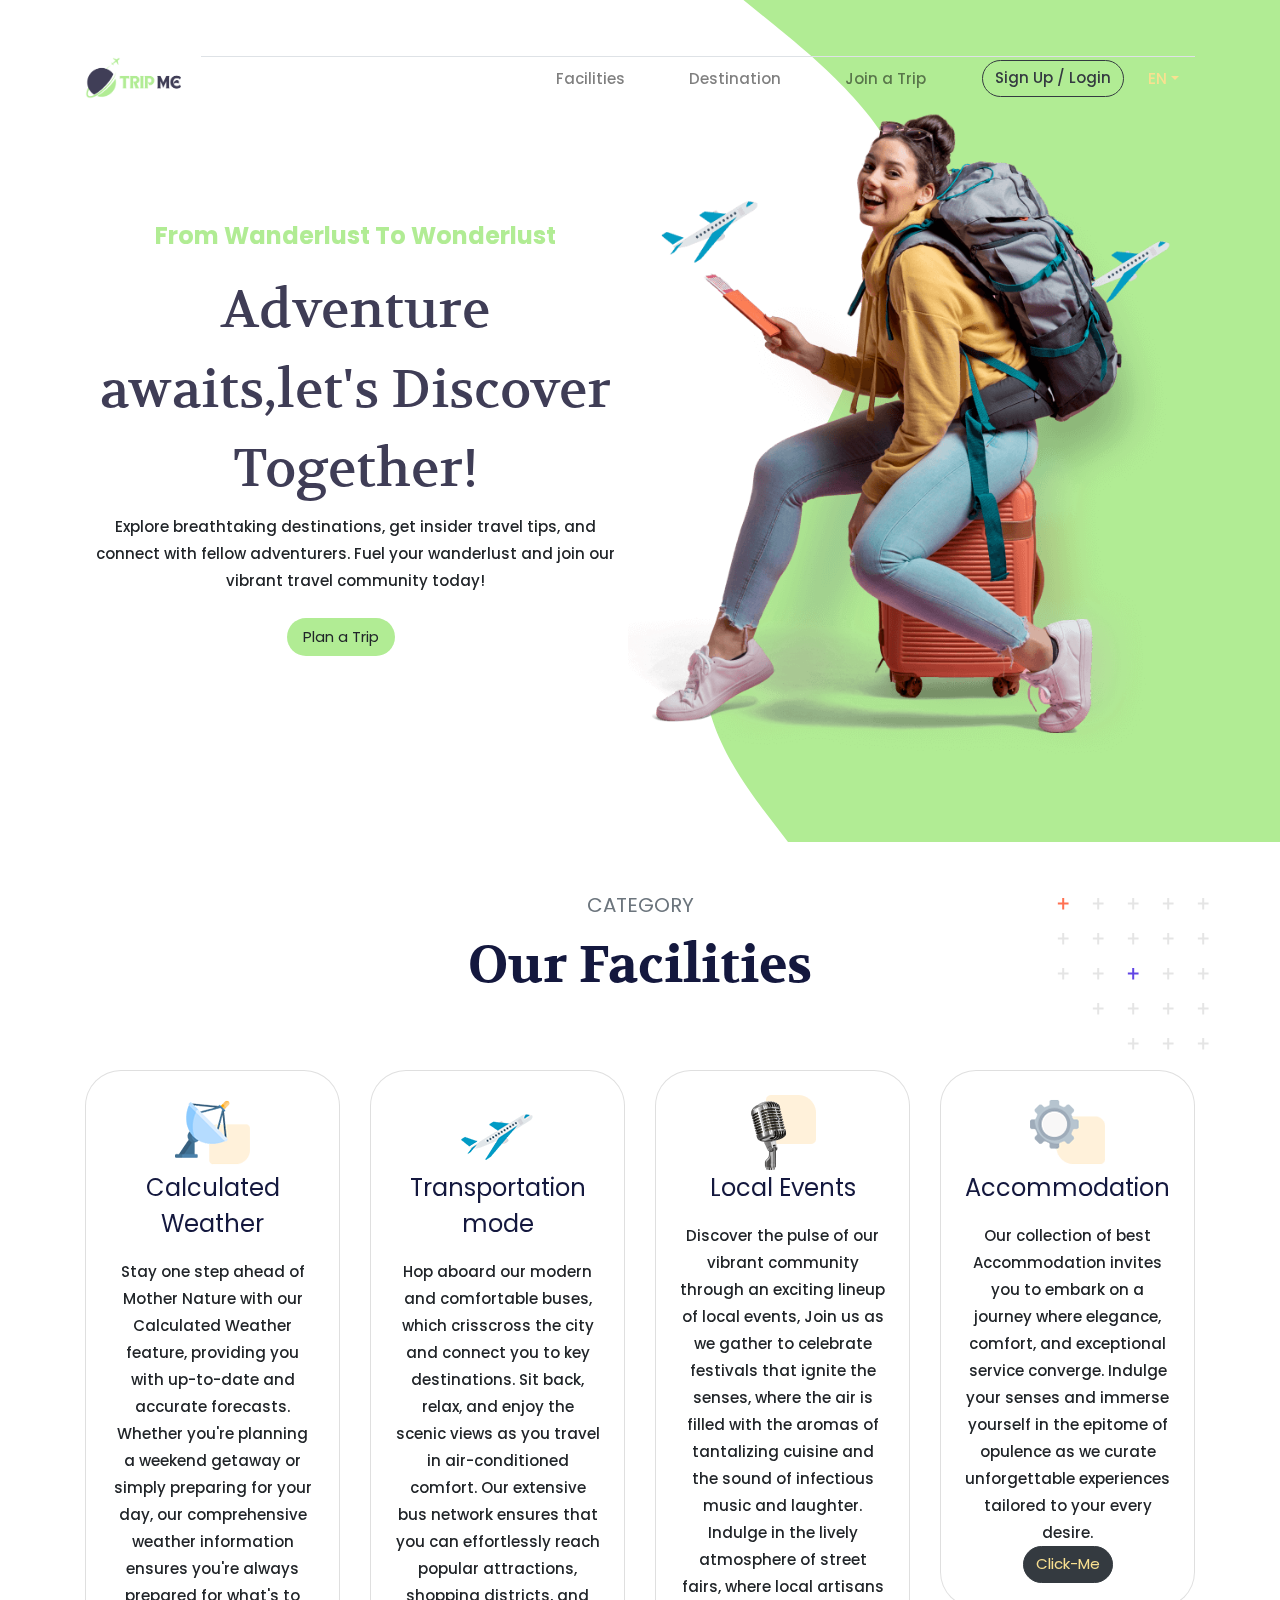
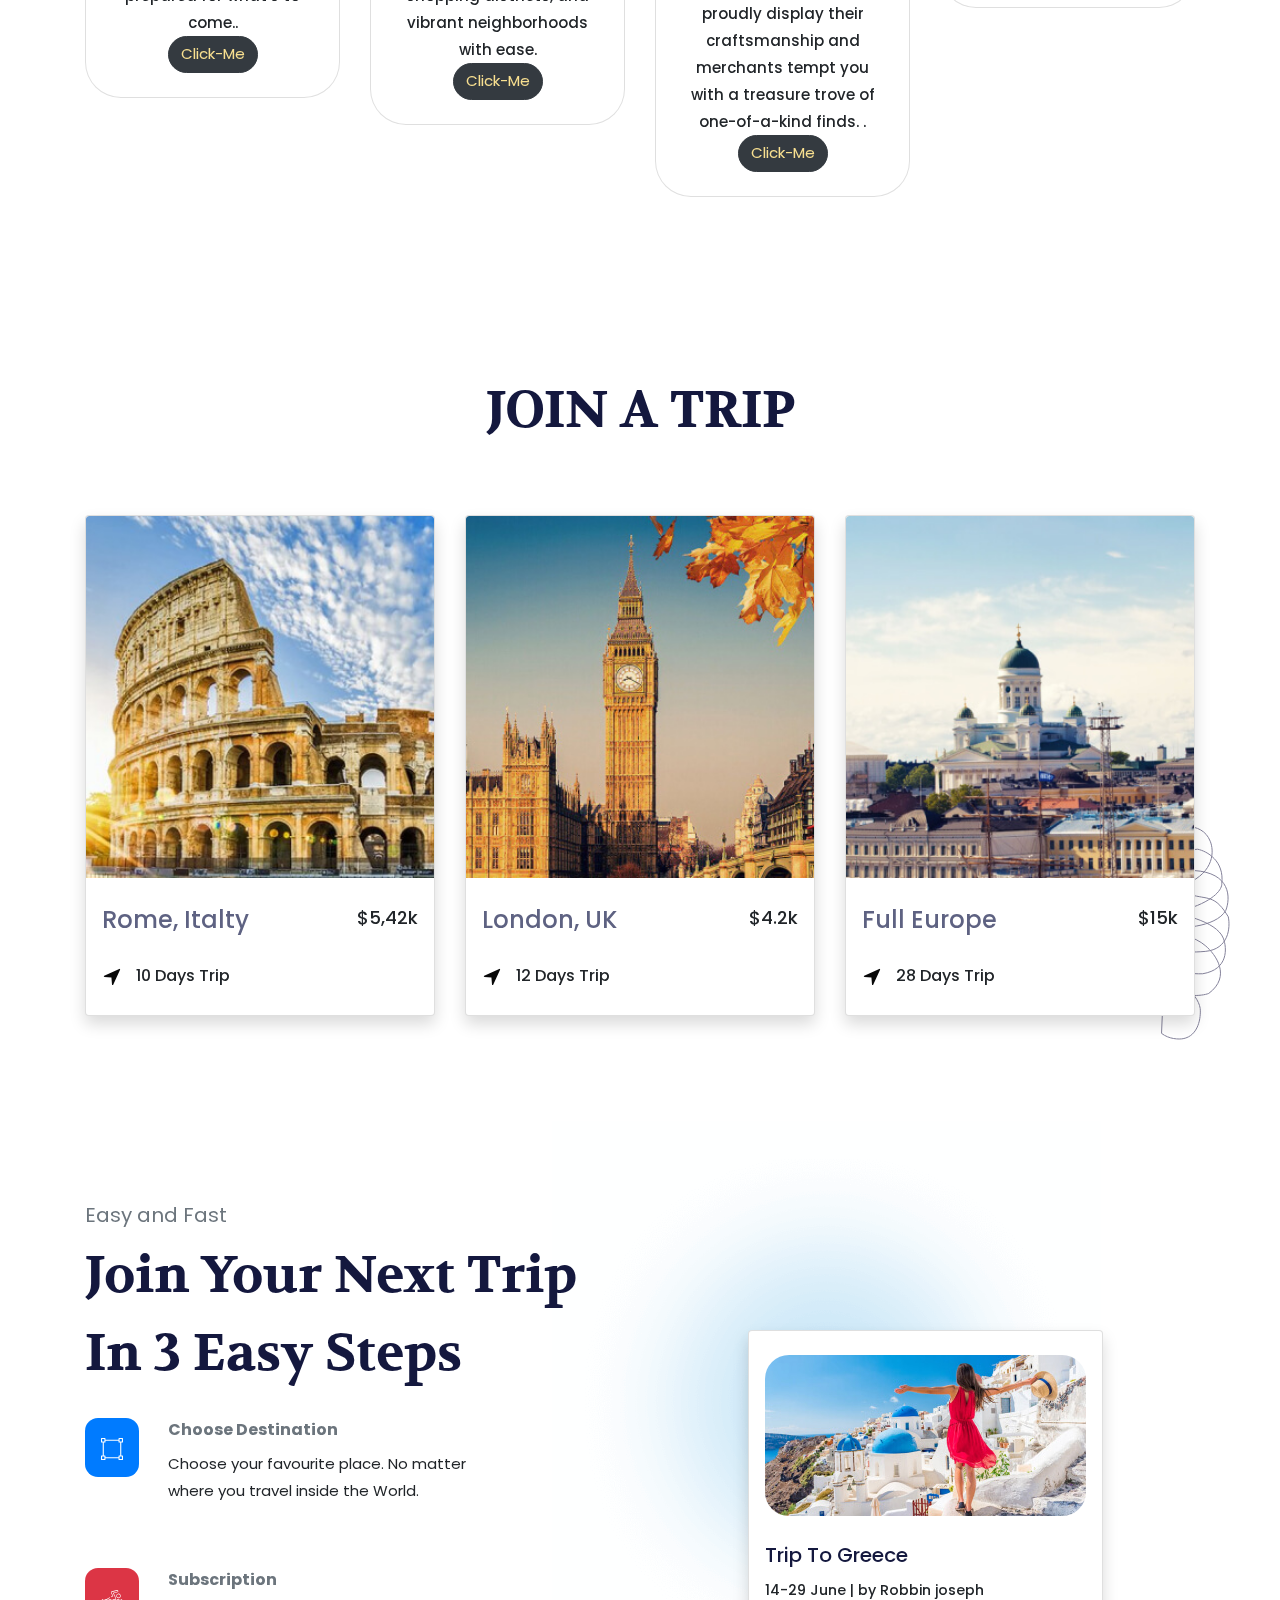
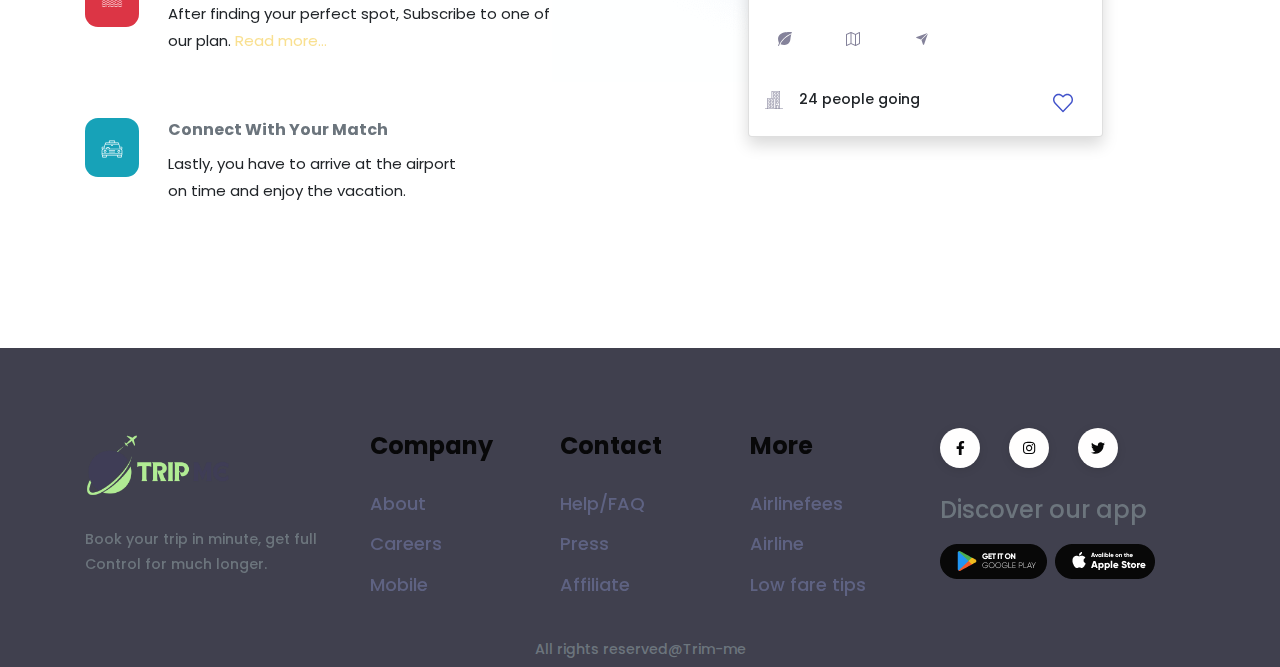
<file: public/index.html>
<!DOCTYPE html>
<html lang="en-US" dir="ltr">

  <head>
    <meta charset="utf-8">
    <meta http-equiv="X-UA-Compatible" content="IE=edge">
    <meta name="viewport" content="width=device-width, initial-scale=1">


    <!-- ===============================================-->
    <!--    Document Title-->
    <!-- ===============================================-->
    <title>TRIP-ME</title>


    <!-- ===============================================-->
    <!--    Favicons-->
    <!-- ===============================================--> 
    <link rel="apple-touch-icon" sizes="180x180" href="assets/img/favicons/apple-touch-icon.png">
    <link rel="icon" type="image/png" sizes="32x32" href="assets/img/favicons/logo.png">
    <link rel="icon" type="image/png" sizes="16x16" href="assets/img/favicons/logo.png">
    <link rel="shortcut icon" type="image/x-icon" href="assets/img/favicons/favicon.ico">
    <link rel="manifest" href="assets/img/favicons/manifest.json">
    <meta name="msapplication-TileImage" content="assets/img/favicons/mstile-150x150.png">
    <meta name="theme-color" content="#ffffff"> 


    <!-- ===============================================-->
    <!--    Stylesheets-->
    <!-- ===============================================-->
    <link href="assets/css/theme.css" rel="stylesheet" />
    <link href="assets/css/style.css" rel="stylesheet" />

  </head>


  <body>

    <!-- ===============================================-->
    <!--    Main Content-->
    <!-- ===============================================-->
    <main class="main" id="top">
      <nav class="navbar navbar-expand-lg navbar-light fixed-top py-5 d-block" data-navbar-on-scroll="data-navbar-on-scroll">
        <div class="container"><a class="navbar-brand" href="index.html"><img src="assets/img/logo.png" height="50" alt="logo" /></a>
          <button class="navbar-toggler" type="button" data-bs-toggle="collapse" data-bs-target="#navbarSupportedContent" aria-controls="navbarSupportedContent" aria-expanded="false" aria-label="Toggle navigation"><span class="navbar-toggler-icon"> </span></button>
          <div class="collapse navbar-collapse border-top border-lg-0 mt-4 mt-lg-0" id="navbarSupportedContent">
            <ul class="navbar-nav ms-auto pt-2 pt-lg-0 font-base align-items-lg-center align-items-start">
              <li class="nav-item px-3 px-xl-4"><a class="nav-link fw-medium" aria-current="page" href="#service">Facilities </a></li>
              <li class="nav-item px-3 px-xl-4"><a class="nav-link fw-medium" aria-current="page" href="#destination">Destination</a></li>
              <li class="nav-item px-3 px-xl-4"><a class="nav-link fw-medium" aria-current="page" href="#booking">Join a Trip</a></li>
   
              <li class="nav-item px-3 px-xl-4"><a class="btn btn-outline-dark order-1 order-lg-0 fw-medium" href="#!" data-toggle="modal" data-target="#exampleModalCenter">Sign Up / Login</a></li>
              <li class="nav-item dropdown px-3 px-lg-0"> <a class="d-inline-block ps-0 py-2 pe-3 text-decoration-none dropdown-toggle fw-medium" href="#" id="navbarDropdown" role="button" data-bs-toggle="dropdown" aria-expanded="false">EN</a>
                <ul class="dropdown-menu dropdown-menu-end border-0 shadow-lg" style="border-radius:0.3rem; color: #40404E;" aria-labelledby="navbarDropdown">
                  <li style="color: #40404E;"><a class="dropdown-item dark" style="color: #40404E;" href="#!">EN</a></li>
                  <li><a class="dropdown-item" href="#!">PL</a></li>
                </ul>
              </li>
            </ul>
          </div>
        </div>
      </nav>
      <section style="padding-top: 7rem;">
        <div class="bg-holder" style="background-image:url(assets/img/hero/hero-bg.svg);">
        </div>
        <!--/.bg-holder-->

        <div class="container">
          <div class="row align-items-center">
            <div class="col-md-5 col-lg-6 order-0 order-md-1 text-end"><img class="pt-7 pt-md-0 hero-img" src="assets/img/hero/hero-img.png" alt="hero-header" /></div>
            <div class="col-md-7 col-lg-6 text-md-start text-center py-6">
              <h4 class="fw-bold  mb-3" style="color: #B1EC94;">From Wanderlust To Wonderlust</h4>
              <h1 class="hero-title" style="font-size: 53px;">Adventure awaits,let's Discover Together!</h1>
              <p class="mb-4 fw-medium"> Explore breathtaking destinations, get insider travel tips, and connect with fellow adventurers. Fuel your wanderlust and join our vibrant travel community today!</p>
              <div class="text-center text-md-start"> <a class="plan_a_trip btn  btn-lg me-md-4 mb-3 mb-md-0 border-0 primary-btn-shadow" style="background: #B1EC94;" href="trip.html" role="button"  data-toggle="modal" data-target="#planatrip">Plan a Trip</a><div class="modal fade" id="popupVideo" tabindex="-1" aria-labelledby="popupVideo" aria-hidden="true">
                  <div class="modal-dialog modal-dialog-centered modal-lg">
                    <div class="modal-content">
                      <iframe class="rounded" style="width:100%;max-height:500px;" height="500px" src="https://www.youtube.com/embed/_lhdhL4UDIo" title="YouTube video player" allow="accelerometer; autoplay; clipboard-write; encrypted-media; gyroscope; picture-in-picture" allowfullscreen="allowfullscreen"></iframe>
                    </div>
                  </div>
                </div>
              </div>
            </div>
          </div>
        </div>
      </section>

         <!--plan a Trip-->
               
  
  <div  class="modal fade" id="planatrip" tabindex="-1" role="dialog" aria-labelledby="exampleModalCenterTitle" aria-hidden="true">
    <div class="modal-dialog modal-dialog-centered" role="document">
    <div class="modal-content" style="background: #40404E;">
    <div class="modal-header">
      <button type="button" class="close d-flex align-items-center justify-content-center" data-dismiss="modal" aria-label="Close">
        <span aria-hidden="true" class="ion-ios-close"></span>
      </button>
    </div>
    <div class="row">
      <div class="col-md-1 divider"></div>
      <div class="col-md">
        <div class="modal-body p-0">
          <h3 class="mb-4">Plan a Trip</h3>
          <form action="#" class="signup-form">
            <div class="form-group">
              <label for="exampleFormControlFile1">ADD Destination image (JPG,PNG,JPEG) </label>
              <input type="file" class="form-control-file" id="exampleFormControlFile1" >
            </div>
            <div class="form-group">
              <input type="text" class="form-control" placeholder="Destinations: ">
            </div>
            <div class="form-group">
              <input type="date" class="form-control" placeholder="Date">
            </div>
            <div class="form-group plaselectmain"> 
              <select class="form-control form-control-lg plaselectmainop" style="background-color: #40404E;" >
                <option>Transportation Mode</option>
                <option>flight</option>
                <option>Bus</option>
                <option>Train</option>
                <option>car</option>
              </select>
            </div>
            <div class="form-group">
              <select class="form-control form-control-lg plaselectmainop"  style="background-color: #40404E;">
                <option>Accomodation</option>
                <option>Hotel</option>
                <option>Motels</option>
                <option>Hostels</option>
                <option>Vacation Rentals</option>
                <option>Homestays</option>
                <option>Camping</option>
                <option>Resorts</option>
                <option>Guesthouses</option>
              </select>
            </div>
            <div class="form-group"  style="background: #84DAA9;">
              
              <a href="trip.html" class="form-control b rounded submit px-3">Send</a>
            </div>
            
          </form>
        </div>
      </div>
    </div>
    </div>
    </div>
    </div>

         <!--endplan-->
      <!--popup-->
      
  
  <div class="modal fade" id="exampleModalCenter" tabindex="-1" role="dialog" aria-labelledby="exampleModalCenterTitle" aria-hidden="true">
  <div class="modal-dialog modal-dialog-centered" role="document">
  <div class="modal-content">
  <div class="modal-header">
    <button type="button" class="close d-flex align-items-center justify-content-center" data-dismiss="modal" aria-label="Close">
      <span aria-hidden="true" class="ion-ios-close"></span>
    </button>
  </div>
  <div class="row">
    <div class="col-md mb-md-0 mb-5">
      <div class="modal-body p-0">
        <h3 class="mb-4 lb">Sign In</h3>
        <form action="#" class="signin-form">
          <div class="form-group">
            <input type="text" class="form-control" placeholder="Username">
          </div>
          <div class="form-group">
            <input type="password" class="form-control" placeholder="Password">
          </div>
          <div class="form-group">
            <button type="submit" class="form-control btn  rounded submit px-3" style="background: #40404E;">Sign In</button>
          </div>
          <div class="form-group d-md-flex">
            <div class="form-check w-50">
              <label class="custom-control fill-checkbox">
                <input type="checkbox" class="fill-control-input">
                <span class="fill-control-indicator"></span>
                <span class="fill-control-description">Remember Me</span>
              </label>
            </div>
            <div class="w-50 text-md-right">
              <a href="#" style="color: #fff">Forgot Password</a>
            </div>
          </div>
        </form>
        <p class="w-100 text-center">&mdash; Or Sign In With &mdash;</p>
        <div class="social d-flex text-center">
          <a href="#" class="px-2 py-3 mr-md-1 rounded"><span class="ion-logo-facebook mr-2"></span> Facebook</a>
          <a href="#" class="px-2 py-3 ml-md-1 rounded"><span class="ion-logo-twitter mr-2"></span> Twitter</a>
        </div>
      </div>
    </div>
    <div class="col-md-1 divider"></div>
    <div class="col-md">
      <div class="modal-body p-0">
        <h3 class="mb-4">Sign Up</h3>
        <form action="#" class="signup-form">
          <div class="form-group">
            <input type="text" class="form-control" placeholder="First Name">
          </div>
          <div class="form-group">
            <input type="text" class="form-control" placeholder="Last Name">
          </div>
           <div class="form-group"><label for="cars">Gender:</label>

            <select name="cars" id="cars">
              <option value="volvo">male</option>
              <option value="saab">female</option>
         
              <option value="audi">other</option>
            </select> 
          </div>
          
            <div class="form-group">
              <input type="text" class="form-control" placeholder="Mobile">
            </div>
            <div class="form-group"></div>
            <input type="email" class="form-control" placeholder="Email address">
          </div>
          <div class="form-group">
            <label for="DOB" >DOB</label>
            <input type="date" class="form-control" placeholder="DOB">
          </div>
          <div class="form-group">
            <input type="password" class="form-control" placeholder="Password">
          </div>
          <div class="form-group">
            <button type="submit" class="form-control btn btn- rounded submit px-3" style="background: #40404E;">Login</button>
          </div>
          <div class="form-group">
            <div class="w-100">
              <p class="mb-0">By creating an account, your agree to our terms.</p>
            </div>
          </div>
        </form>
      </div>
    </div>
  </div>
  </div>
  </div>
  </div>
        <!--popupend-->
      <!-- ============================================-->
      <!-- <section> begin ============================-->
      <section class="pt-5 pt-md-9" id="service">

        <div class="container">
          <div class="position-absolute z-index--1 end-0 d-none d-lg-block"><img src="assets/img/category/shape.svg" style="max-width: 200px" alt="service" /></div>
          <div class="mb-7 text-center">
            <h5 class="text-secondary">CATEGORY </h5>
            <h3 class="fs-xl-10 fs-lg-8 fs-7 fw-bold font-cursive text-capitalize">Our Facilities</h3>
          </div>
          <div class="row">
            <div class="col-lg-3 col-sm-6 mb-6">
              <div class="card service-card shadow-hover rounded-3 text-center align-items-center">
                <div class="card-body p-xxl-5 p-4"> <img src="assets/img/category/icon1.png" width="75" alt="Service" />
                  <h4 class="mb-3">Calculated Weather</h4>
                  <p class="mb-0 fw-medium">Stay one step ahead of Mother Nature with our Calculated Weather feature, providing you with up-to-date and accurate forecasts. Whether you're planning a weekend getaway or simply preparing for your day, our comprehensive weather information ensures you're always prepared for what's to come..</p>
                
                  <button type="button" class="btn btn-dark"><a href="https://www.accuweather.com/">Click-Me</a></button>
                </div>
              </div>
            </div>
            <div class="col-lg-3 col-sm-6 mb-6">
              <div class="card service-card shadow-hover rounded-3 text-center align-items-center">
                <div class="card-body p-xxl-5 p-4"> <img src="assets/img/category/icon2.png" width="75" alt="Service" />
                  <h4 class="mb-3">Transportation mode </h4>
                  <p class="mb-0 fw-medium">Hop aboard our modern and comfortable buses, which crisscross the city and connect you to key destinations. Sit back, relax, and enjoy the scenic views as you travel in air-conditioned comfort. Our extensive bus network ensures that you can effortlessly reach popular attractions, shopping districts, and vibrant neighborhoods with ease.</p>
                  <button type="button" class="btn btn-dark"><a href="trmode.html">Click-Me</a></button>
                </div>
              </div>
            </div>
            <div class="col-lg-3 col-sm-6 mb-6">
              <div class="card service-card shadow-hover rounded-3 text-center align-items-center">
                <div class="card-body p-xxl-5 p-4"> <img src="assets/img/category/icon3.png" width="75" alt="Service" />
                  <h4 class="mb-3">Local Events</h4>
                  <p class="mb-0 fw-medium">Discover the pulse of our vibrant community through an exciting lineup of local events, Join us as we gather to celebrate festivals that ignite the senses, where the air is filled with the aromas of tantalizing cuisine and the sound of infectious music and laughter. Indulge in the lively atmosphere of street fairs, where local artisans proudly display their craftsmanship and merchants tempt you with a treasure trove of one-of-a-kind finds.
                    .</p>
                    <button type="button" class="btn btn-dark"><a href="event.html">Click-Me</a></button>
                </div>
              </div>
            </div>
            <div class="col-lg-3 col-sm-6 mb-6">
              <div class="card service-card shadow-hover rounded-3 text-center align-items-center">
                <div class="card-body p-xxl-5 p-4"> <img src="assets/img/category/icon4.png" width="75" alt="Service" />
                  <h4 class="mb-3">Accommodation</h4>
                  <p class="mb-0 fw-medium">Our collection of best Accommodation invites you to embark on a journey where elegance, comfort, and exceptional service converge. Indulge your senses and immerse yourself in the epitome of opulence as we curate unforgettable experiences tailored to your every desire.</p>
                  <button type="button" class="btn btn-dark"><a href="acc.html">Click-Me</a></button>
                </div>
              </div>
            </div>
          </div>
        </div><!-- end of .container-->

      </section>
      <!-- <section> close ============================-->
      <!-- ============================================-->




      <!-- ============================================-->
      <!-- <section> begin ============================-->
      <section class="pt-5" id="destination">

        <div class="container">
          <div class="position-absolute start-100 bottom-0 translate-middle-x d-none d-xl-block ms-xl-n4"><img src="assets/img/dest/shape.svg" alt="destination" /></div>
          <div class="mb-7 text-center">
      
            <h3 class="fs-xl-10 fs-lg-8 fs-7 fw-bold font-cursive text-capitalize">JOIN a TRIP</h3>
          </div>
          <div class="row">
            <div class="col-md-4 mb-4">
              <div class="card overflow-hidden shadow"> <img class="card-img-top" src="assets/img/dest/dest1.jpg" alt="Rome, Italty" />
                <div class="card-body py-4 px-3">
                  <div class="d-flex flex-column flex-lg-row justify-content-between mb-3">
                    <h4 class="text-secondary fw-medium"><a class="link-900 text-decoration-none stretched-link" href="trip.html">Rome, Italty</a></h4><span class="fs-1 fw-medium">$5,42k</span>
                  </div>
                  <div class="d-flex align-items-center"> <img src="assets/img/dest/navigation.svg" style="margin-right: 14px" width="20" alt="navigation" /><span class="fs-0 fw-medium">10 Days Trip</span></div>
                </div>
              </div>
            </div>
            <div class="col-md-4 mb-4">
              <div class="card overflow-hidden shadow"> <img class="card-img-top" src="assets/img/dest/dest2.jpg" alt="London, UK" />
                <div class="card-body py-4 px-3">
                  <div class="d-flex flex-column flex-lg-row justify-content-between mb-3">
                    <h4 class="text-secondary fw-medium"><a class="link-900 text-decoration-none stretched-link" href="trip.html">London, UK</a></h4><span class="fs-1 fw-medium">$4.2k</span>
                  </div>
                  <div class="d-flex align-items-center"> <img src="assets/img/dest/navigation.svg" style="margin-right: 14px" width="20" alt="navigation" /><span class="fs-0 fw-medium">12 Days Trip</span></div>
                </div>
              </div>
            </div>
            <div class="col-md-4 mb-4">
              <div class="card overflow-hidden shadow"> <img class="card-img-top" src="assets/img/dest/dest3.jpg" alt="Full Europe" />
                <div class="card-body py-4 px-3">
                  <div class="d-flex flex-column flex-lg-row justify-content-between mb-3">
                    <h4 class="text-secondary fw-medium"><a class="link-900 text-decoration-none stretched-link" href="trip.html">Full Europe</a></h4><span class="fs-1 fw-medium">$15k</span>
                  </div>
                  <div class="d-flex align-items-center"> <img src="assets/img/dest/navigation.svg" style="margin-right: 14px" width="20" alt="navigation" /><span class="fs-0 fw-medium">28 Days Trip</span></div>
                </div>
              </div>
            </div>
          </div>
        </div><!-- end of .container-->

      </section>
      <!-- <section> close ============================-->
      <!-- ============================================-->




      <!-- ============================================-->
      <!-- <section> begin ============================-->
      <section id="booking">

        <div class="container">
          <div class="row align-items-center">
            <div class="col-lg-6">
              <div class="mb-4 text-start">
                <h5 class="text-secondary">Easy and Fast </h5>
                <h3 class="fs-xl-10 fs-lg-8 fs-7 fw-bold font-cursive text-capitalize">Join your next trip in 3 easy steps</h3>
              </div>
              <div class="d-flex align-items-start mb-5">
                <div class="bg-primary me-sm-4 me-3 p-3" style="border-radius: 13px"> <img src="assets/img/steps/selection.svg" width="22" alt="steps" /></div>
                <div class="flex-1">
                  <h5 class="text-secondary fw-bold fs-0">Choose Destination</h5>
                  <p>Choose your favourite place. No matter <br class="d-none d-sm-block"> where you travel inside the World.</p>
                </div>
              </div>
              <div class="d-flex align-items-start mb-5">
                <div class="bg-danger me-sm-4 me-3 p-3" style="border-radius: 13px"> <img src="assets/img/steps/water-sport.svg" width="22" alt="steps" /></div>
                <div class="flex-1">
                  <h5 class="text-secondary fw-bold fs-0">Subscription</h5>
                  <p>After finding your perfect spot, Subscribe to one of  <br class="d-none d-sm-block"> our plan. <a href="">Read more...</a></p>
                </div>
              </div>
              <div class="d-flex align-items-start mb-5">
                <div class="bg-info me-sm-4 me-3 p-3" style="border-radius: 13px"> <img src="assets/img/steps/taxi.svg" width="22" alt="steps" /></div>
                <div class="flex-1">
                  <h5 class="text-secondary fw-bold fs-0">Connect With Your Match</h5>
                  <p>Lastly, you have to arrive at the airport <br class="d-none d-sm-block"> on time and enjoy the vacation.</p>
                </div>
              </div>
            </div>
            <div class="col-lg-6 d-flex justify-content-center align-items-start">
              <div class="card position-relative shadow" style="max-width: 370px;">
                <div class="position-absolute z-index--1 me-10 me-xxl-0" style="right:-160px;top:-210px;"> <img src="assets/img/steps/bg.png" style="max-width:550px;" alt="shape" /></div>
                <div class="card-body p-3"> <img class="mb-4 mt-2 rounded-2 w-100" src="assets/img/steps/booking-img.jpg" alt="booking" />
                  <div>
                    <h5 class="fw-medium">Trip To Greece</h5>
                    <p class="fs--1 mb-3 fw-medium">14-29 June | by Robbin joseph</p>
                    <div class="icon-group mb-4"> <span class="btn icon-item"> <img src="assets/img/steps/leaf.svg" alt=""/></span><span class="btn icon-item"> <img src="assets/img/steps/map.svg" alt=""/></span><span class="btn icon-item"> <img src="assets/img/steps/send.svg" alt=""/></span>
                    </div>
                    <div class="d-flex align-items-center justify-content-between">
                      <div class="d-flex align-items-center mt-n1"><img class="me-3" src="assets/img/steps/building.svg" width="18" alt="building" /><span class="fs--1 fw-medium">24 people going</span></div>
                      <div class="show-onhover position-relative">
                        <div class="card hideEl shadow position-absolute end-0 start-xl-50 bottom-100 translate-xl-middle-x ms-3" style="width: 260px;border-radius:18px;">
                          <div class="card-body py-3">
                            <div class="d-flex">
                              <div style="margin-right: 10px"> <img class="rounded-circle" src="assets/img/steps/favorite-placeholder.png" width="50" alt="favorite" /></div>
                              <div>
                                <p class="fs--1 mb-1 fw-medium">Ongoing </p>
                                <h5 class="fw-medium mb-3">Trip to rome</h5>
                                <h6 class="fs--1 fw-medium mb-2"><span>40%</span> completed</h6>
                                <div class="progress" style="height: 6px;">
                                  <div class="progress-bar" role="progressbar" style="width: 40%;" aria-valuenow="25" aria-valuemin="0" aria-valuemax="100"></div>
                                </div>
                              </div>
                            </div>
                          </div>
                        </div>
                        <button class="btn"> <img src="assets/img/steps/heart.svg" width="20" alt="step" /></button>
                      </div>
                    </div>
                  </div>
                </div>
              </div>
            </div>
          </div>
        </div><!-- end of .container-->

      </section>
      <!-- <section> close ============================-->
      <!-- ============================================-->






      <!-- ============================================-->
      <!-- <section> begin ============================-->
      <section class="pb-0 pb-lg-4"  style="background: #40404E;">

        <div class="container">
          <div class="row">
            <div class="col-lg-3 col-md-7 col-12 mb-4 mb-md-6 mb-lg-0 order-0"> <img class="mb-4" src="assets/img/logo.png" width="150" alt="jadoo" />
              <p class="fs--1 text-secondary mb-0 fw-medium">Book your trip in minute, get full Control for much longer.</p>
            </div>
            <div class="col-lg-2 col-md-4 mb-4 mb-lg-0 order-lg-1 order-md-2">
              <h4 class="footer-heading-color fw-bold font-sans-serif mb-3 mb-lg-4">Company</h4>
              <ul class="list-unstyled mb-0">
                <li class="mb-2"><a class="link-900 fs-1 fw-medium text-decoration-none" href="#!">About</a></li>
                <li class="mb-2"><a class="link-900 fs-1 fw-medium text-decoration-none" href="#!">Careers</a></li>
                <li class="mb-2"><a class="link-900 fs-1 fw-medium text-decoration-none" href="#!">Mobile</a></li>
              </ul>
            </div>
            <div class="col-lg-2 col-md-4 mb-4 mb-lg-0 order-lg-2 order-md-3">
              <h4 class="footer-heading-color fw-bold font-sans-serif mb-3 mb-lg-4">Contact</h4>
              <ul class="list-unstyled mb-0">
                <li class="mb-2"><a style="color: aliceblue;" class="link-900 fs-1 fw-medium text-decoration-none" href="#!">Help/FAQ</a></li>
                <li class="mb-2"><a class="link-900 fs-1 fw-medium text-decoration-none" href="#!">Press</a></li>
                <li class="mb-2"><a class="link-900 fs-1 fw-medium text-decoration-none" href="#!">Affiliate</a></li>
              </ul>
            </div>
            <div class="col-lg-2 col-md-4 mb-4 mb-lg-0 order-lg-3 order-md-4">
              <h4 class="footer-heading-color fw-bold font-sans-serif mb-3 mb-lg-4">More</h4>
              <ul class="list-unstyled mb-0">
                <li class="mb-2"><a class="link-900 fs-1 fw-medium text-decoration-none" href="#!">Airlinefees</a></li>
                <li class="mb-2"><a class="link-900 fs-1 fw-medium text-decoration-none" href="#!">Airline</a></li>
                <li class="mb-2"><a class="link-900 fs-1 fw-medium text-decoration-none" href="#!">Low fare tips</a></li>
              </ul>
            </div>
            <div class="col-lg-3 col-md-5 col-12 mb-4 mb-md-6 mb-lg-0 order-lg-4 order-md-1">
              <div class="icon-group mb-4"> <a class="text-decoration-none icon-item shadow-social" id="facebook" href="#!"><i class="fab fa-facebook-f"> </i></a><a class="text-decoration-none icon-item shadow-social" id="instagram" href="#!"><i class="fab fa-instagram"> </i></a><a class="text-decoration-none icon-item shadow-social" id="twitter" href="#!"><i class="fab fa-twitter"> </i></a></div>
              <h4 class="fw-medium font-sans-serif text-secondary mb-3">Discover our app</h4>
              <div class="d-flex align-items-center"> <a href="#!"> <img class="me-2" src="assets/img/play-store.png" alt="play store" /></a><a href="#!"> <img src="assets/img/apple-store.png" alt="apple store" /></a></div>
            </div>
          </div>
        </div><!-- end of .container-->

      </section>
      <!-- <section> close ============================-->
      <!-- ============================================-->


      <div class="py-1 text-center"  style="background: #40404E;">
        <p class="mb-0 text-secondary fs--1 fw-medium">All rights reserved@Trim-me </p>
      </div>
    </main>
    <!-- ===============================================-->
    <!--    End of Main Content-->
    <!-- ===============================================-->




    <!-- ===============================================-->
    <!--    JavaScripts-->
    <!-- ===============================================-->
    <script src="assets/js/jquery.min.js"></script>
    <script src="assets/js/popper.js"></script>
    <script src="assets/js/bootstrap.min.js"></script>
    <script src="assets/js/main.js"></script>
    <script src="vendors/@popperjs/popper.min.js"></script>
    <script src="vendors/bootstrap/bootstrap.min.js"></script>
    <script src="vendors/is/is.min.js"></script>
    <script src="https://polyfill.io/v3/polyfill.min.js?features=window.scroll"></script>
    <script src="vendors/fontawesome/all.min.js"></script>
    <script src="assets/js/theme.js"></script>

    <link href="https://fonts.googleapis.com/css2?family=Poppins:wght@400;500;600;700&amp;family=Volkhov:wght@700&amp;display=swap" rel="stylesheet">
  </body>

</html>
</file>
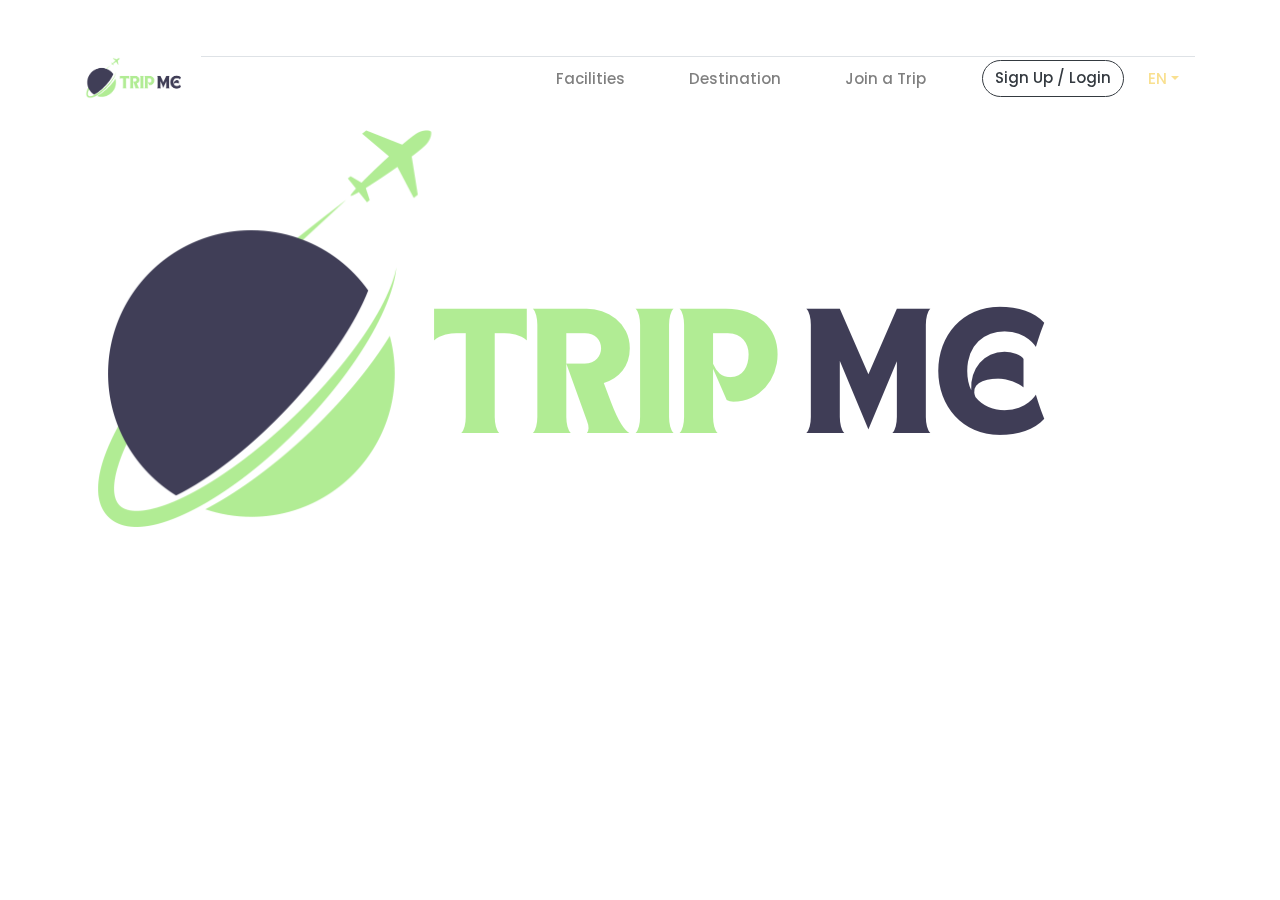
<file: public/transportation.html>
<!DOCTYPE html>
<html lang="en-US" dir="ltr">

  <head>
    <meta charset="utf-8">
    <meta http-equiv="X-UA-Compatible" content="IE=edge">
    <meta name="viewport" content="width=device-width, initial-scale=1">


    <!-- ===============================================-->
    <!--    Document Title-->
    <!-- ===============================================-->
    <title>TRIP-ME</title>


    <!-- ===============================================-->
    <!--    Favicons-->
    <!-- ===============================================--> 
    <link rel="apple-touch-icon" sizes="180x180" href="assets/img/favicons/apple-touch-icon.png">
    <link rel="icon" type="image/png" sizes="32x32" href="assets/img/favicons/logo.png">
    <link rel="icon" type="image/png" sizes="16x16" href="assets/img/favicons/logo.png">
    <link rel="shortcut icon" type="image/x-icon" href="assets/img/favicons/favicon.ico">
    <link rel="manifest" href="assets/img/favicons/manifest.json">
    <meta name="msapplication-TileImage" content="assets/img/favicons/mstile-150x150.png">
    <meta name="theme-color" content="#ffffff"> 


    <!-- ===============================================-->
    <!--    Stylesheets-->
    <!-- ===============================================-->
    <link href="assets/css/theme.css" rel="stylesheet" />
    <link href="assets/css/style.css" rel="stylesheet" />

  </head>


  <body>

    <!-- ===============================================-->
    <!--    Main Content-->
    <!-- ===============================================-->
    <main class="main" id="top">
      <nav class="navbar navbar-expand-lg navbar-light fixed-top py-5 d-block" data-navbar-on-scroll="data-navbar-on-scroll">
        <div class="container"><a class="navbar-brand" href="index.html"><img src="assets/img/logo.png" height="50" alt="logo" /></a>
          <button class="navbar-toggler" type="button" data-bs-toggle="collapse" data-bs-target="#navbarSupportedContent" aria-controls="navbarSupportedContent" aria-expanded="false" aria-label="Toggle navigation"><span class="navbar-toggler-icon"> </span></button>
          <div class="collapse navbar-collapse border-top border-lg-0 mt-4 mt-lg-0" id="navbarSupportedContent">
            <ul class="navbar-nav ms-auto pt-2 pt-lg-0 font-base align-items-lg-center align-items-start">
              <li class="nav-item px-3 px-xl-4"><a class="nav-link fw-medium" aria-current="page" href="#service">Facilities </a></li>
              <li class="nav-item px-3 px-xl-4"><a class="nav-link fw-medium" aria-current="page" href="#destination">Destination</a></li>
              <li class="nav-item px-3 px-xl-4"><a class="nav-link fw-medium" aria-current="page" href="#booking">Join a Trip</a></li>
   
              <li class="nav-item px-3 px-xl-4"><a class="btn btn-outline-dark order-1 order-lg-0 fw-medium" href="#!" data-toggle="modal" data-target="#exampleModalCenter">Sign Up / Login</a></li>
              <li class="nav-item dropdown px-3 px-lg-0"> <a class="d-inline-block ps-0 py-2 pe-3 text-decoration-none dropdown-toggle fw-medium" href="#" id="navbarDropdown" role="button" data-bs-toggle="dropdown" aria-expanded="false">EN</a>
                <ul class="dropdown-menu dropdown-menu-end border-0 shadow-lg" style="border-radius:0.3rem; color: #40404E;" aria-labelledby="navbarDropdown">
                  <li style="color: #40404E;"><a class="dropdown-item dark" style="color: #40404E;" href="#!">EN</a></li>
                  <li><a class="dropdown-item" href="#!">PL</a></li>
                </ul>
              </li>
            </ul>
          </div>
        </div>
      </nav>
  <section>
    <div class="container">
        <div class="row">
            <div class="col-md-4">
                <img src="assets/img/logo.png" alt="">

            </div>
            <div class="col-md-6">
                    <h1></h1>
                    <p></p>
            </div>
        </div>
    </div>
  </section>

    <!-- ===============================================-->
    <!--    JavaScripts-->
    <!-- ===============================================-->
    <script src="assets/js/jquery.min.js"></script>
    <script src="assets/js/popper.js"></script>
    <script src="assets/js/bootstrap.min.js"></script>
    <script src="assets/js/main.js"></script>
    <script src="vendors/@popperjs/popper.min.js"></script>
    <script src="vendors/bootstrap/bootstrap.min.js"></script>
    <script src="vendors/is/is.min.js"></script>
    <script src="https://polyfill.io/v3/polyfill.min.js?features=window.scroll"></script>
    <script src="vendors/fontawesome/all.min.js"></script>
    <script src="assets/js/theme.js"></script>

    <link href="https://fonts.googleapis.com/css2?family=Poppins:wght@400;500;600;700&amp;family=Volkhov:wght@700&amp;display=swap" rel="stylesheet">
  </body>

</html>
</file>
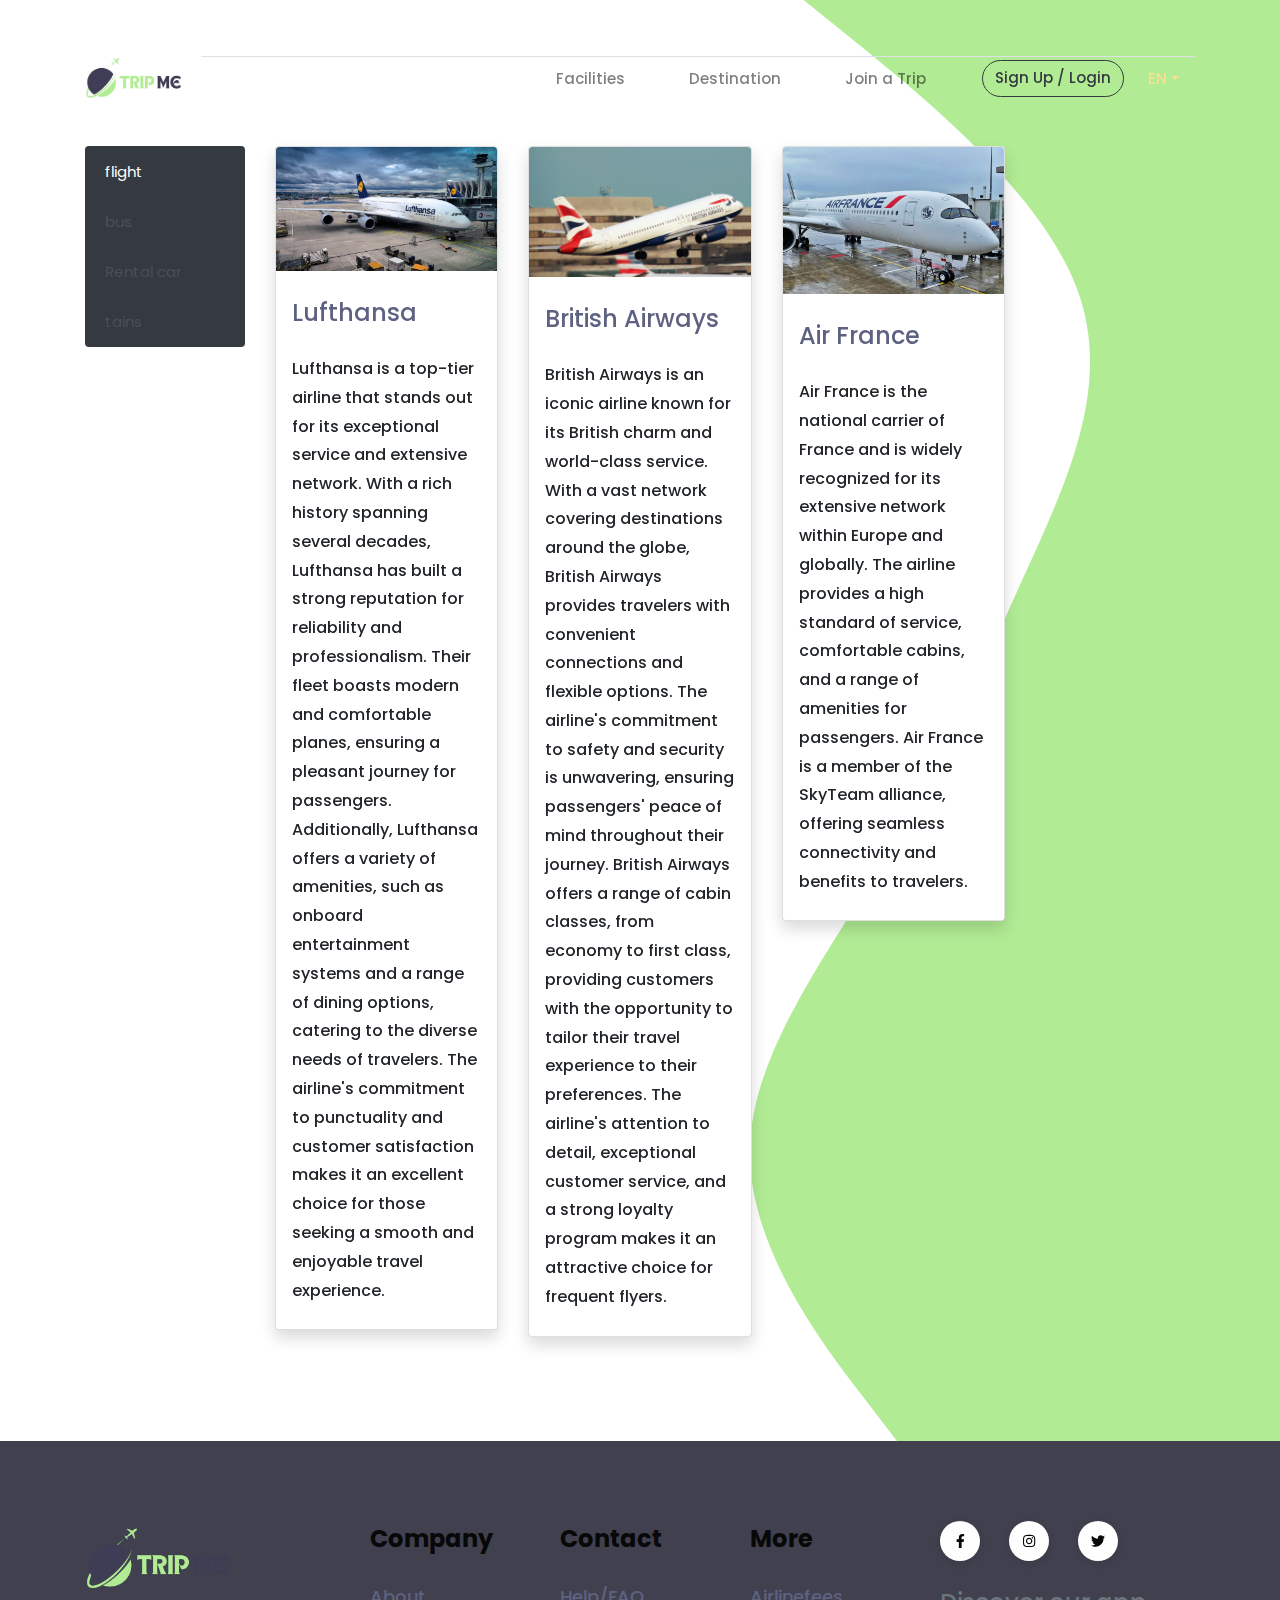
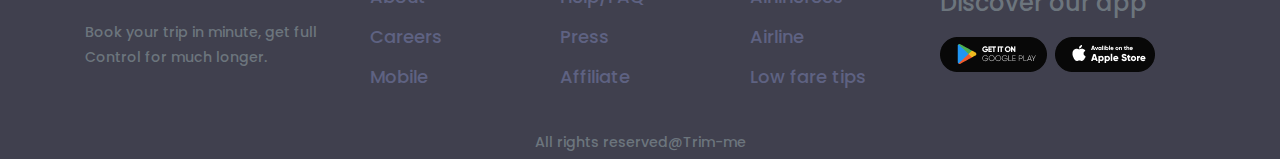
<file: public/trmode.html>
<!DOCTYPE html>
<html lang="en-US" dir="ltr">

  <head>
    <meta charset="utf-8">
    <meta http-equiv="X-UA-Compatible" content="IE=edge">
    <meta name="viewport" content="width=device-width, initial-scale=1">


    <!-- ===============================================-->
    <!--    Document Title-->
    <!-- ===============================================-->
    <title>TRIP-ME</title>


    <!-- ===============================================-->
    <!--    Favicons-->
    <!-- ===============================================--> 
    <link rel="apple-touch-icon" sizes="180x180" href="assets/img/favicons/apple-touch-icon.png">
    <link rel="icon" type="image/png" sizes="32x32" href="assets/img/favicons/logo.png">
    <link rel="icon" type="image/png" sizes="16x16" href="assets/img/favicons/logo.png">
    <link rel="shortcut icon" type="image/x-icon" href="assets/img/favicons/favicon.ico">
    <link rel="manifest" href="assets/img/favicons/manifest.json">
    <meta name="msapplication-TileImage" content="assets/img/favicons/mstile-150x150.png">
    <meta name="theme-color" content="#ffffff"> 


    <!-- ===============================================-->
    <!--    Stylesheets-->
    <!-- ===============================================-->
    <link href="assets/css/theme.css" rel="stylesheet" />
    <link href="assets/css/style.css" rel="stylesheet" />

  </head>


  <body>

    <!-- ===============================================-->
    <!--    Main Content-->
    <!-- ===============================================-->
    <main class="main" id="top">
      <nav class="navbar navbar-expand-lg navbar-light fixed-top py-5 d-block" data-navbar-on-scroll="data-navbar-on-scroll">
        <div class="container"><a class="navbar-brand" href="index.html"><img src="assets/img/logo.png" height="50" alt="logo" /></a>
          <button class="navbar-toggler" type="button" data-bs-toggle="collapse" data-bs-target="#navbarSupportedContent" aria-controls="navbarSupportedContent" aria-expanded="false" aria-label="Toggle navigation"><span class="navbar-toggler-icon"> </span></button>
          <div class="collapse navbar-collapse border-top border-lg-0 mt-4 mt-lg-0" id="navbarSupportedContent">
            <ul class="navbar-nav ms-auto pt-2 pt-lg-0 font-base align-items-lg-center align-items-start">
              <li class="nav-item px-3 px-xl-4"><a class="nav-link fw-medium" aria-current="page" href="#service">Facilities </a></li>
              <li class="nav-item px-3 px-xl-4"><a class="nav-link fw-medium" aria-current="page" href="#destination">Destination</a></li>
              <li class="nav-item px-3 px-xl-4"><a class="nav-link fw-medium" aria-current="page" href="#booking">Join a Trip</a></li>
   
              <li class="nav-item px-3 px-xl-4"><a class="btn btn-outline-dark order-1 order-lg-0 fw-medium" href="#!" data-toggle="modal" data-target="#exampleModalCenter">Sign Up / Login</a></li>
              <li class="nav-item dropdown px-3 px-lg-0"> <a class="d-inline-block ps-0 py-2 pe-3 text-decoration-none dropdown-toggle fw-medium" href="#" id="navbarDropdown" role="button" data-bs-toggle="dropdown" aria-expanded="false">EN</a>
                <ul class="dropdown-menu dropdown-menu-end border-0 shadow-lg" style="border-radius:0.3rem; color: #40404E;" aria-labelledby="navbarDropdown">
                  <li style="color: #40404E;"><a class="dropdown-item dark" style="color: #40404E;" href="#!">EN</a></li>
                  <li><a class="dropdown-item" href="#!">PL</a></li>
                </ul>
              </li>
            </ul>
          </div>
        </div>
      </nav>
      <section style="padding-top: 7rem;">
        <div class="bg-holder" style="background-image:url(assets/img/hero/hero-bg.svg);">
        </div>
        <!--/.bg-holder-->



      <div class="py-1 text-center"  style="background: #40404E;">
        <p class="mb-0 text-secondary fs--1 fw-medium">All rights reserved@Trim-me </p>
      </div>
   










<div class="container">



<div class="row">
  <div class="col-2">
    <div class="list-group" id="list-tab" role="tablist">
      <a class="list-group-item list-group-item-action active border-0 bg-dark" id="list-home-list" data-toggle="list" href="#list-home" role="tab" aria-controls="home">flight</a>
      <a class="list-group-item list-group-item-action border-0 bg-dark" id="list-profile-list" data-toggle="list" href="#list-profile" role="tab" aria-controls="profile">bus</a>
      <a class="list-group-item list-group-item-action border-0 bg-dark" id="list-messages-list" data-toggle="list" href="#list-messages" role="tab" aria-controls="messages">Rental car</a>
      <a class="list-group-item list-group-item-action border-0 bg-dark" id="list-messages-list" data-toggle="list" href="#list-car" role="tab" aria-controls="messages">tains</a>
      
    </div>
  </div>
  <div class="col-8">
    <div class="tab-content" id="nav-tabContent">
      <div class="tab-pane fade show active" id="list-home" role="tabpanel" aria-labelledby="list-home-list">
        
        
        <div class="row">
          <div class="col-md-4 mb-4">
            <div class="card overflow-hidden shadow"> <img class="card-img-top" src="assets/img/luf.jpg" alt="Rome, Italty" />
              <div class="card-body py-4 px-3">
                <div class="d-flex flex-column flex-lg-row justify-content-between mb-3">
                  <h4 class="text-secondary fw-medium"><a class="link-900 text-decoration-none stretched-link" href="#!">Lufthansa</a></h4><span class="fs-1 fw-medium"></span>
                </div>
                <div class="d-flex align-items-center"><span class="fs-0 fw-medium">Lufthansa is a top-tier airline that stands out for its exceptional service and extensive network. With a rich history spanning several decades, Lufthansa has built a strong reputation for reliability and professionalism. Their fleet boasts modern and comfortable planes, ensuring a pleasant journey for passengers. Additionally, Lufthansa offers a variety of amenities, such as onboard entertainment systems and a range of dining options, catering to the diverse needs of travelers. The airline's commitment to punctuality and customer satisfaction makes it an excellent choice for those seeking a smooth and enjoyable travel experience. </span></div>
              </div>
            </div>
          </div>
          <div class="col-md-4 mb-4">
            <div class="card overflow-hidden shadow"> <img class="card-img-top" src="assets/img/bri.jpg" alt="London, UK" />
              <div class="card-body py-4 px-3">
                <div class="d-flex flex-column flex-lg-row justify-content-between mb-3">
                  <h4 class="text-secondary fw-medium"><a class="link-900 text-decoration-none stretched-link" href="#!">British Airways</a></h4><span class="fs-1 fw-medium"></span>
                </div>
                <div class="d-flex align-items-center"> <span class="fs-0 fw-medium">British Airways is an iconic airline known for its British charm and world-class service. With a vast network covering destinations around the globe, British Airways provides travelers with convenient connections and flexible options. The airline's commitment to safety and security is unwavering, ensuring passengers' peace of mind throughout their journey. British Airways offers a range of cabin classes, from economy to first class, providing customers with the opportunity to tailor their travel experience to their preferences. The airline's attention to detail, exceptional customer service, and a strong loyalty program makes it an attractive choice for frequent flyers. </span></div>
              </div>
            </div>
          </div>
          <div class="col-md-4 mb-4">
            <div class="card overflow-hidden shadow"> <img class="card-img-top" src="assets/img/air.jpg" alt="Full Europe" />
              <div class="card-body py-4 px-3">
                <div class="d-flex flex-column flex-lg-row justify-content-between mb-3">
                  <h4 class="text-secondary fw-medium"><a class="link-900 text-decoration-none stretched-link" href="#!">Air France</a></h4><span class="fs-1 fw-medium"></span>
                </div>
                <div class="d-flex align-items-center"> <span class="fs-0 fw-medium"> Air France is the national carrier of France and is widely recognized for its extensive network within Europe and globally. The airline provides a high standard of service, comfortable cabins, and a range of amenities for passengers. Air France is a member of the SkyTeam alliance, offering seamless connectivity and benefits to travelers.</span></div>
              </div>
            </div>
          </div>
        </div>


        
        
        
        
    </div>
      <div class="tab-pane fade" id="list-profile" role="tabpanel" aria-labelledby="list-profile-list">
        <div class="row">
          <div class="col-md-4 mb-4">
            <div class="card overflow-hidden shadow"> <img class="card-img-top" src="assets/img/fix.jpg" alt="Rome, Italty" />
              <div class="card-body py-4 px-3">
                <div class="d-flex flex-column flex-lg-row justify-content-between mb-3">
                  <h4 class="text-secondary fw-medium"><a class="link-900 text-decoration-none stretched-link" href="#!"> FlixBus </a></h4><span class="fs-1 fw-medium"></span>
                </div>
                <div class="d-flex align-items-center"><span class="fs-0 fw-medium"> is one of the largest long-distance bus providers in Europe, offering connections to numerous destinations across the continent. </span></div>
              </div>
            </div>
          </div>
          <div class="col-md-4 mb-4">
            <div class="card overflow-hidden shadow"> <img class="card-img-top" src="assets/img/euro.jpg" alt="London, UK" />
              <div class="card-body py-4 px-3">
                <div class="d-flex flex-column flex-lg-row justify-content-between mb-3">
                  <h4 class="text-secondary fw-medium"><a class="link-900 text-decoration-none stretched-link" href="#!"> Eurolines</a></h4><span class="fs-1 fw-medium"></span>
                </div>
                <div class="d-flex align-items-center"> <span class="fs-0 fw-medium"> Eurolines is a major international coach network operating in Europe, providing connections between various cities and countries. 
                </span></div>
              </div>
            </div>
          </div>
          <div class="col-md-4 mb-4">
            <div class="card overflow-hidden shadow"> <img class="card-img-top" src="assets/img/meg.jpg" alt="Full Europe" />
              <div class="card-body py-4 px-3">
                <div class="d-flex flex-column flex-lg-row justify-content-between mb-3">
                  <h4 class="text-secondary fw-medium"><a class="link-900 text-decoration-none stretched-link" href="#!">FMegabus</a></h4><span class="fs-1 fw-medium"></span>
                </div>
                <div class="d-flex align-items-center"> <span class="fs-0 fw-medium">Megabus operates in several European countries, offering affordable bus travel with routes connecting major cities. </span></div>
              </div>
            </div>
          </div>
        </div>
     


    </div>
    <div class="tab-pane fade" id="list-car" role="tabpanel" aria-labelledby="list-profile-list">
      <div class="row">
        <div class="col-md-4 mb-4">
          <div class="card overflow-hidden shadow"> <img class="card-img-top" src="assets/img/luf.jpg" alt="Rome, Italty" />
            <div class="card-body py-4 px-3">
              <div class="d-flex flex-column flex-lg-row justify-content-between mb-3">
                <h4 class="text-secondary fw-medium"><a class="link-900 text-decoration-none stretched-link" href="#!">Eurostar </a></h4><span class="fs-1 fw-medium"></span>
              </div>
              <div class="d-flex align-items-center"><span class="fs-0 fw-medium"> Eurostar (Connecting UK, France, Belgium, and Netherlands)  </span></div>
            </div>
          </div>
        </div>
        <div class="col-md-4 mb-4">
          <div class="card overflow-hidden shadow"> <img class="card-img-top" src="assets/img/dest/dest2.jpg" alt="London, UK" />
            <div class="card-body py-4 px-3">
              <div class="d-flex flex-column flex-lg-row justify-content-between mb-3">
                <h4 class="text-secondary fw-medium"><a class="link-900 text-decoration-none stretched-link" href="#!">.Extensive NetworkK</a></h4><span class="fs-1 fw-medium"></span>
              </div>
              <div class="d-flex align-items-center"> <span class="fs-0 fw-medium"> These train companies often have a broad network that covers multiple cities, regions, and even countries. 
              </span></div>
            </div>
          </div>
        </div>
        <div class="col-md-4 mb-4">
          <div class="card overflow-hidden shadow"> <img class="card-img-top" src="assets/img/dest/dest3.jpg" alt="Full Europe" />
            <div class="card-body py-4 px-3">
              <div class="d-flex flex-column flex-lg-row justify-content-between mb-3">
                <h4 class="text-secondary fw-medium"><a class="link-900 text-decoration-none stretched-link" href="#!">Reliability and Punctualit</a></h4><span class="fs-1 fw-medium">$15k</span>
              </div>
              <div class="d-flex align-items-center"><span class="fs-0 fw-medium">: Established train companies generally have a reputation for being reliable and punctual, which is important to customers who value timeliness and dependability in their travel plans. </span></div>
            </div>
          </div>
        </div>
      </div>


      </div>
      <div class="tab-pane fade" id="list-messages" role="tabpanel" aria-labelledby="list-messages-list">
        <div class="row">
          <div class="col-md-4 mb-4">
            <div class="card overflow-hidden shadow"> <img class="card-img-top" src="assets/img/dest/dest1.jpg" alt="Rome, Italty" />
              <div class="card-body py-4 px-3">
                <div class="d-flex flex-column flex-lg-row justify-content-between mb-3">
                  <h4 class="text-secondary fw-medium"><a class="link-900 text-decoration-none stretched-link" href="#!">Rome, Italty</a></h4><span class="fs-1 fw-medium">$5,42k</span>
                </div>
                <div class="d-flex align-items-center"> <img src="assets/img/dest/navigation.svg" style="margin-right: 14px" width="20" alt="navigation" /><span class="fs-0 fw-medium">10 Days Trip</span></div>
              </div>
            </div>
          </div>
          <div class="col-md-4 mb-4">
            <div class="card overflow-hidden shadow"> <img class="card-img-top" src="assets/img/dest/dest2.jpg" alt="London, UK" />
              <div class="card-body py-4 px-3">
                <div class="d-flex flex-column flex-lg-row justify-content-between mb-3">
                  <h4 class="text-secondary fw-medium"><a class="link-900 text-decoration-none stretched-link" href="#!">London, UK</a></h4><span class="fs-1 fw-medium">$4.2k</span>
                </div>
                <div class="d-flex align-items-center"> <img src="assets/img/dest/navigation.svg" style="margin-right: 14px" width="20" alt="navigation" /><span class="fs-0 fw-medium">12 Days Trip</span></div>
              </div>
            </div>
          </div>
          <div class="col-md-4 mb-4">
            <div class="card overflow-hidden shadow"> <img class="card-img-top" src="assets/img/dest/dest3.jpg" alt="Full Europe" />
              <div class="card-body py-4 px-3">
                <div class="d-flex flex-column flex-lg-row justify-content-between mb-3">
                  <h4 class="text-secondary fw-medium"><a class="link-900 text-decoration-none stretched-link" href="#!">Full Europe</a></h4><span class="fs-1 fw-medium">$15k</span>
                </div>
                <div class="d-flex align-items-center"> <img src="assets/img/dest/navigation.svg" style="margin-right: 14px" width="20" alt="navigation" /><span class="fs-0 fw-medium">28 Days Trip</span></div>
              </div>
            </div>
          </div>
        </div>
      </div>
    </div>
  </div>
</div>




</div>

</main>



<section class="pb-0 pb-lg-4"  style="background: #40404E;">

  <div class="container">
    <div class="row">
      <div class="col-lg-3 col-md-7 col-12 mb-4 mb-md-6 mb-lg-0 order-0"> <img class="mb-4" src="assets/img/logo.png" width="150" alt="jadoo" />
        <p class="fs--1 text-secondary mb-0 fw-medium">Book your trip in minute, get full Control for much longer.</p>
      </div>
      <div class="col-lg-2 col-md-4 mb-4 mb-lg-0 order-lg-1 order-md-2">
        <h4 class="footer-heading-color fw-bold font-sans-serif mb-3 mb-lg-4">Company</h4>
        <ul class="list-unstyled mb-0">
          <li class="mb-2"><a class="link-900 fs-1 fw-medium text-decoration-none" href="#!">About</a></li>
          <li class="mb-2"><a class="link-900 fs-1 fw-medium text-decoration-none" href="#!">Careers</a></li>
          <li class="mb-2"><a class="link-900 fs-1 fw-medium text-decoration-none" href="#!">Mobile</a></li>
        </ul>
      </div>
      <div class="col-lg-2 col-md-4 mb-4 mb-lg-0 order-lg-2 order-md-3">
        <h4 class="footer-heading-color fw-bold font-sans-serif mb-3 mb-lg-4">Contact</h4>
        <ul class="list-unstyled mb-0">
          <li class="mb-2"><a style="color: aliceblue;" class="link-900 fs-1 fw-medium text-decoration-none" href="#!">Help/FAQ</a></li>
          <li class="mb-2"><a class="link-900 fs-1 fw-medium text-decoration-none" href="#!">Press</a></li>
          <li class="mb-2"><a class="link-900 fs-1 fw-medium text-decoration-none" href="#!">Affiliate</a></li>
        </ul>
      </div>
      <div class="col-lg-2 col-md-4 mb-4 mb-lg-0 order-lg-3 order-md-4">
        <h4 class="footer-heading-color fw-bold font-sans-serif mb-3 mb-lg-4">More</h4>
        <ul class="list-unstyled mb-0">
          <li class="mb-2"><a class="link-900 fs-1 fw-medium text-decoration-none" href="#!">Airlinefees</a></li>
          <li class="mb-2"><a class="link-900 fs-1 fw-medium text-decoration-none" href="#!">Airline</a></li>
          <li class="mb-2"><a class="link-900 fs-1 fw-medium text-decoration-none" href="#!">Low fare tips</a></li>
        </ul>
      </div>
      <div class="col-lg-3 col-md-5 col-12 mb-4 mb-md-6 mb-lg-0 order-lg-4 order-md-1">
        <div class="icon-group mb-4"> <a class="text-decoration-none icon-item shadow-social" id="facebook" href="#!"><i class="fab fa-facebook-f"> </i></a><a class="text-decoration-none icon-item shadow-social" id="instagram" href="#!"><i class="fab fa-instagram"> </i></a><a class="text-decoration-none icon-item shadow-social" id="twitter" href="#!"><i class="fab fa-twitter"> </i></a></div>
        <h4 class="fw-medium font-sans-serif text-secondary mb-3">Discover our app</h4>
        <div class="d-flex align-items-center"> <a href="#!"> <img class="me-2" src="assets/img/play-store.png" alt="play store" /></a><a href="#!"> <img src="assets/img/apple-store.png" alt="apple store" /></a></div>
      </div>
    </div>
  </div><!-- end of .container-->

</section>
<!-- <section> close ============================-->
<!-- ============================================-->


<div class="py-1 text-center"  style="background: #40404E;">
  <p class="mb-0 text-secondary fs--1 fw-medium">All rights reserved@Trim-me </p>
</div>
</main>
    <!-- ===============================================-->
    <!--    End of Main Content-->
    <!-- ===============================================-->




    <!-- ===============================================-->
    <!--    JavaScripts-->
    <!-- ===============================================-->
    <script src="assets/js/jquery.min.js"></script>
    <script src="assets/js/popper.js"></script>
    <script src="assets/js/bootstrap.min.js"></script>
    <script src="assets/js/main.js"></script>
    <script src="vendors/@popperjs/popper.min.js"></script>
    <script src="vendors/bootstrap/bootstrap.min.js"></script>
    <script src="vendors/is/is.min.js"></script>
    <script src="https://polyfill.io/v3/polyfill.min.js?features=window.scroll"></script>
    <script src="vendors/fontawesome/all.min.js"></script>
    <script src="assets/js/theme.js"></script>

    <link href="https://fonts.googleapis.com/css2?family=Poppins:wght@400;500;600;700&amp;family=Volkhov:wght@700&amp;display=swap" rel="stylesheet">
  </body>

</html>
</file>
<file: public/assets/css/theme.css>
/* -------------------------------------------------------------------------- */
/*                                 Theme                                      */
/* -------------------------------------------------------------------------- */
/* prettier-ignore */
/* -------------------------------------------------------------------------- */
/*                                  Utilities                                 */
/* -------------------------------------------------------------------------- */
/*-----------------------------------------------
|   Bootstrap Styles
-----------------------------------------------*/
/*!
 * Bootstrap v5.0.0-alpha1 (https://getbootstrap.com/)
 * Copyright 2011-2020 The Bootstrap Authors
 * Copyright 2011-2020 Twitter, Inc.
 * Licensed under MIT (https://github.com/twbs/bootstrap/blob/main/LICENSE)
 */
:root {
  --bs-blue: #747DEF;
  --bs-indigo: #6237FF;
  --bs-purple: #A1B0FC;
  --bs-pink: #D42DA3;
  --bs-red: #DF6951;
  --bs-orange: #DF6951;
  --bs-yellow: #F1A501;
  --bs-green: #79B93C;
  --bs-teal: #006380;
  --bs-cyan: #2fc4f1;
  --bs-white: #FFFEFE;
  --bs-gray: #F0F4F9;
  --bs-gray-dark: #616161;
  --bs-primary: #F1A501;
  --bs-secondary: #5E6282;
  --bs-success: #79B93C;
  --bs-info: #006380;
  --bs-warning: #F1A501;
  --bs-danger: #DF6951;
  --bs-light: #F0F4F9;
  --bs-dark: #212832;
  --bs-font-sans-serif: "Poppins", "Rubik", "Open Sans", -apple-system, BlinkMacSystemFont, "Segoe UI", "Helvetica Neue", Arial, sans-serif, "Apple Color Emoji", "Segoe UI Emoji", "Segoe UI Symbol";
  --bs-font-monospace: "SFMono-Regular", Menlo, Monaco, Consolas, "Liberation Mono", "Courier New", monospace;
  --bs-gradient: linear-gradient(180deg, rgba(255, 254, 254, 0.15), rgba(255, 254, 254, 0));
}

*,
*::before,
*::after {
  -webkit-box-sizing: border-box;
  box-sizing: border-box;
}

@media (prefers-reduced-motion: no-preference) {
  :root {
    scroll-behavior: smooth;
  }
}

body {
  margin: 0;
  font-family: "Poppins", "Rubik", -apple-system, BlinkMacSystemFont, "Segoe UI", "Helvetica Neue", Arial, sans-serif, "Apple Color Emoji", "Segoe UI Emoji", "Segoe UI Symbol";
  font-size: 1rem;
  font-weight: 400;
  line-height: 1.5;
  color: #5E6282;
  background-color: #FFFEFE;
  -webkit-text-size-adjust: 100%;
  -webkit-tap-highlight-color: rgba(0, 0, 0, 0);
}
.plaselectmain
{
  background: #00546d;
}
.plaselectmainop
{
  background: #004a60;
  color: #000;
}
hr {
  margin: 1rem 0;
  color: #EEEEEE;
  background-color: currentColor;
  border: 0;
  opacity: 1;
}

hr:not([size]) {
  height: 1px;
}

h1, .h1, h2, .h2, h3, .h3, h4, .h4, h5, .h5, h6, .h6 {
  margin-top: 0;
  margin-bottom: 0.5rem;
  font-family: "Poppins", "Rubik", "Open Sans", -apple-system, BlinkMacSystemFont, "Segoe UI", "Helvetica Neue", Arial, sans-serif, "Apple Color Emoji", "Segoe UI Emoji", "Segoe UI Symbol";
  font-weight: 600;
  line-height: 1.2;
  color: #14183E;
}

h1, .h1 {
  font-size: calc(1.3052rem + 0.66244vw);
}

@media (min-width: 1200px) {
  h1, .h1 {
    font-size: 1.80203rem;
  }
}

h2, .h2 {
  font-size: calc(1.28518rem + 0.42217vw);
}

@media (min-width: 1200px) {
  h2, .h2 {
    font-size: 1.60181rem;
  }
}

h3, .h3 {
  font-size: calc(1.26738rem + 0.20859vw);
}

@media (min-width: 1200px) {
  h3, .h3 {
    font-size: 1.42383rem;
  }
}

h4, .h4 {
  font-size: calc(1.25156rem + 0.01875vw);
}

@media (min-width: 1200px) {
  h4, .h4 {
    font-size: 1.26563rem;
  }
}

h5, .h5 {
  font-size: 1.125rem;
}

h6, .h6 {
  font-size: 0.88889rem;
}

p {
  margin-top: 0;
  margin-bottom: 1rem;
}

abbr[title],
abbr[data-bs-original-title] {
  -webkit-text-decoration: underline dotted;
  text-decoration: underline dotted;
  cursor: help;
  -webkit-text-decoration-skip-ink: none;
  text-decoration-skip-ink: none;
}

address {
  margin-bottom: 1rem;
  font-style: normal;
  line-height: inherit;
}

ol,
ul {
  padding-left: 2rem;
}

ol,
ul,
dl {
  margin-top: 0;
  margin-bottom: 1rem;
}

ol ol,
ul ul,
ol ul,
ul ol {
  margin-bottom: 0;
}

dt {
  font-weight: 700;
}

dd {
  margin-bottom: .5rem;
  margin-left: 0;
}

blockquote {
  margin: 0 0 1rem;
}

b,
strong {
  font-weight: 800;
}

small, .small {
  font-size: 75%;
}

mark, .mark {
  padding: 0.2em;
  background-color: #fcf8e3;
}fcf8e3

sub,
sup {
  position: relative;
  font-size: 0.75em;
  line-height: 0;
  vertical-align: baseline;
}

sub {
  bottom: -.25em;
}

sup {
  top: -.5em;
}

a {
  color: #212832;
  text-decoration: none;
}

a:hover {
  color: #F1A501;
  text-decoration: underline;
}

a:not([href]):not([class]), a:not([href]):not([class]):hover {
  color: inherit;
  text-decoration: none;
}

pre,
code,
kbd,
samp {
  font-family: var(--bs-font-monospace);
  font-size: 1em;
  direction: ltr /* rtl:ignore */;
  unicode-bidi: bidi-override;
}

pre {
  display: block;
  margin-top: 0;
  margin-bottom: 1rem;
  overflow: auto;
  font-size: 75%;
}

pre code {
  font-size: inherit;
  color: inherit;
  word-break: normal;
}

code {
  font-size: 75%;
  color: #D42DA3;
  word-wrap: break-word;
}

a > code {
  color: inherit;
}

kbd {
  padding: 0.2rem 0.4rem;
  font-size: 75%;
  color: #FFFEFE;
  background-color: #5E6282;
  border-radius: 0.625rem;
}

kbd kbd {
  padding: 0;
  font-size: 1em;
  font-weight: 700;
}

figure {
  margin: 0 0 1rem;
}

img,
svg {
  vertical-align: middle;
}

table {
  caption-side: bottom;
  border-collapse: collapse;
}

caption {
  padding-top: 0.5rem;
  padding-bottom: 0.5rem;
  color: #BDBDBD;
  text-align: left;
}

th {
  text-align: inherit;
  text-align: -webkit-match-parent;
}

thead,
tbody,
tfoot,
tr,
td,
th {
  border-color: inherit;
  border-style: solid;
  border-width: 0;
}

label {
  display: inline-block;
}

button {
  border-radius: 0;
}

button:focus:not(:focus-visible) {
  outline: 0;
}

input,
button,
select,
optgroup,
textarea {
  margin: 0;
  font-family: inherit;
  font-size: inherit;
  line-height: inherit;
}

button,
select {
  text-transform: none;
}

[role="button"] {
  cursor: pointer;
}

select {
  word-wrap: normal;
}

select:disabled {
  opacity: 1;
}

[list]::-webkit-calendar-picker-indicator {
  display: none;
}

button,
[type="button"],
[type="reset"],
[type="submit"] {
  -webkit-appearance: button;
}

button:not(:disabled),
[type="button"]:not(:disabled),
[type="reset"]:not(:disabled),
[type="submit"]:not(:disabled) {
  cursor: pointer;
}

::-moz-focus-inner {
  padding: 0;
  border-style: none;
}

textarea {
  resize: vertical;
}

fieldset {
  min-width: 0;
  padding: 0;
  margin: 0;
  border: 0;
}

legend {
  float: left;
  width: 100%;
  padding: 0;
  margin-bottom: 0.5rem;
  font-size: calc(1.275rem + 0.3vw);
  line-height: inherit;
}

@media (min-width: 1200px) {
  legend {
    font-size: 1.5rem;
  }
}

legend + * {
  clear: left;
}

::-webkit-datetime-edit-fields-wrapper,
::-webkit-datetime-edit-text,
::-webkit-datetime-edit-minute,
::-webkit-datetime-edit-hour-field,
::-webkit-datetime-edit-day-field,
::-webkit-datetime-edit-month-field,
::-webkit-datetime-edit-year-field {
  padding: 0;
}

::-webkit-inner-spin-button {
  height: auto;
}

[type="search"] {
  outline-offset: -2px;
  -webkit-appearance: textfield;
}

/* rtl:raw:
[type="tel"],
[type="url"],
[type="email"],
[type="number"] {
  direction: ltr;
}
*/
::-webkit-search-decoration {
  -webkit-appearance: none;
}

::-webkit-color-swatch-wrapper {
  padding: 0;
}

::file-selector-button {
  font: inherit;
}

::-webkit-file-upload-button {
  font: inherit;
  -webkit-appearance: button;
}

output {
  display: inline-block;
}

iframe {
  border: 0;
}

summary {
  display: list-item;
  cursor: pointer;
}

progress {
  vertical-align: baseline;
}

[hidden] {
  display: none !important;
}

.lead {
  font-size: 1.2rem;
  font-weight: 400;
}

.display-1 {
  font-size: calc(1.38158rem + 1.57894vw);
  font-weight: 900;
  line-height: 1;
}

@media (min-width: 1200px) {
  .display-1 {
    font-size: 2.56578rem;
  }
}

.display-2 {
  font-size: calc(1.35307rem + 1.23684vw);
  font-weight: 900;
  line-height: 1;
}

@media (min-width: 1200px) {
  .display-2 {
    font-size: 2.2807rem;
  }
}

.display-3 {
  font-size: calc(1.32773rem + 0.93274vw);
  font-weight: 900;
  line-height: 1;
}

@media (min-width: 1200px) {
  .display-3 {
    font-size: 2.02729rem;
  }
}

.display-4 {
  font-size: calc(1.3052rem + 0.66244vw);
  font-weight: 900;
  line-height: 1;
}

@media (min-width: 1200px) {
  .display-4 {
    font-size: 1.80203rem;
  }
}

.display-5 {
  font-size: calc(1.28518rem + 0.42217vw);
  font-weight: 900;
  line-height: 1;
}

@media (min-width: 1200px) {
  .display-5 {
    font-size: 1.60181rem;
  }
}

.display-6 {
  font-size: calc(1.26738rem + 0.20859vw);
  font-weight: 900;
  line-height: 1;
}

@media (min-width: 1200px) {
  .display-6 {
    font-size: 1.42383rem;
  }
}

.list-unstyled {
  padding-left: 0;
  list-style: none;
}

.list-inline {
  padding-left: 0;
  list-style: none;
}

.list-inline-item {
  display: inline-block;
}

.list-inline-item:not(:last-child) {
  margin-right: 0.5rem;
}

.initialism {
  font-size: 75%;
  text-transform: uppercase;
}

.blockquote {
  margin-bottom: 1rem;
  font-size: 1.2rem;
}

.blockquote > :last-child {
  margin-bottom: 0;
}

.blockquote-footer {
  margin-top: -1rem;
  margin-bottom: 1rem;
  font-size: 75%;
  color: #F0F4F9;
}

.blockquote-footer::before {
  content: "\2014\00A0";
}

.img-fluid {
  max-width: 100%;
  height: auto;
}

.img-thumbnail {
  padding: 0.25rem;
  background-color: #FFFEFE;
  border: 1px solid #EEEEEE;
  border-radius: 1.5rem;
  max-width: 100%;
  height: auto;
}

.figure {
  display: inline-block;
}

.figure-img {
  margin-bottom: 0.5rem;
  line-height: 1;
}

.figure-caption {
  font-size: 75%;
  color: #F0F4F9;
}

.container,
.container-fluid,
.container-sm,
.container-md,
.container-lg,
.container-xl,
.container-xxl {
  width: 100%;
  padding-right: var(--bs-gutter-x, 1rem);
  padding-left: var(--bs-gutter-x, 1rem);
  margin-right: auto;
  margin-left: auto;
}

@media (min-width: 576px) {
  .container, .container-sm {
    max-width: 540px;
  }
}

@media (min-width: 768px) {
  .container, .container-sm, .container-md {
    max-width: 720px;
  }
}

@media (min-width: 992px) {
  .container, .container-sm, .container-md, .container-lg {
    max-width: 960px;
  }
}

@media (min-width: 1200px) {
  .container, .container-sm, .container-md, .container-lg, .container-xl {
    max-width: 1140px;
  }
}

@media (min-width: 1400px) {
  .container, .container-sm, .container-md, .container-lg, .container-xl, .container-xxl {
    max-width: 1320px;
  }
}

.row {
  --bs-gutter-x: 2rem;
  --bs-gutter-y: 0;
  display: -webkit-box;
  display: -ms-flexbox;
  display: flex;
  -ms-flex-wrap: wrap;
  flex-wrap: wrap;
  margin-top: calc(var(--bs-gutter-y) * -1);
  margin-right: calc(var(--bs-gutter-x) / -2);
  margin-left: calc(var(--bs-gutter-x) / -2);
}

.row > * {
  -ms-flex-negative: 0;
  flex-shrink: 0;
  width: 100%;
  max-width: 100%;
  padding-right: calc(var(--bs-gutter-x) / 2);
  padding-left: calc(var(--bs-gutter-x) / 2);
  margin-top: var(--bs-gutter-y);
}

.col {
  -webkit-box-flex: 1;
  -ms-flex: 1 0 0%;
  flex: 1 0 0%;
}

.row-cols-auto > * {
  -webkit-box-flex: 0;
  -ms-flex: 0 0 auto;
  flex: 0 0 auto;
  width: auto;
}

.row-cols-1 > * {
  -webkit-box-flex: 0;
  -ms-flex: 0 0 auto;
  flex: 0 0 auto;
  width: 100%;
}

.row-cols-2 > * {
  -webkit-box-flex: 0;
  -ms-flex: 0 0 auto;
  flex: 0 0 auto;
  width: 50%;
}

.row-cols-3 > * {
  -webkit-box-flex: 0;
  -ms-flex: 0 0 auto;
  flex: 0 0 auto;
  width: 33.33333%;
}

.row-cols-4 > * {
  -webkit-box-flex: 0;
  -ms-flex: 0 0 auto;
  flex: 0 0 auto;
  width: 25%;
}

.row-cols-5 > * {
  -webkit-box-flex: 0;
  -ms-flex: 0 0 auto;
  flex: 0 0 auto;
  width: 20%;
}

.row-cols-6 > * {
  -webkit-box-flex: 0;
  -ms-flex: 0 0 auto;
  flex: 0 0 auto;
  width: 16.66667%;
}

.col-auto {
  -webkit-box-flex: 0;
  -ms-flex: 0 0 auto;
  flex: 0 0 auto;
  width: auto;
}

.col-1 {
  -webkit-box-flex: 0;
  -ms-flex: 0 0 auto;
  flex: 0 0 auto;
  width: 8.33333%;
}

.col-2 {
  -webkit-box-flex: 0;
  -ms-flex: 0 0 auto;
  flex: 0 0 auto;
  width: 16.66667%;
}

.col-3 {
  -webkit-box-flex: 0;
  -ms-flex: 0 0 auto;
  flex: 0 0 auto;
  width: 25%;
}

.col-4 {
  -webkit-box-flex: 0;
  -ms-flex: 0 0 auto;
  flex: 0 0 auto;
  width: 33.33333%;
}

.col-5 {
  -webkit-box-flex: 0;
  -ms-flex: 0 0 auto;
  flex: 0 0 auto;
  width: 41.66667%;
}

.col-6 {
  -webkit-box-flex: 0;
  -ms-flex: 0 0 auto;
  flex: 0 0 auto;
  width: 50%;
}

.col-7 {
  -webkit-box-flex: 0;
  -ms-flex: 0 0 auto;
  flex: 0 0 auto;
  width: 58.33333%;
}

.col-8 {
  -webkit-box-flex: 0;
  -ms-flex: 0 0 auto;
  flex: 0 0 auto;
  width: 66.66667%;
}

.col-9 {
  -webkit-box-flex: 0;
  -ms-flex: 0 0 auto;
  flex: 0 0 auto;
  width: 75%;
}

.col-10 {
  -webkit-box-flex: 0;
  -ms-flex: 0 0 auto;
  flex: 0 0 auto;
  width: 83.33333%;
}

.col-11 {
  -webkit-box-flex: 0;
  -ms-flex: 0 0 auto;
  flex: 0 0 auto;
  width: 91.66667%;
}

.col-12 {
  -webkit-box-flex: 0;
  -ms-flex: 0 0 auto;
  flex: 0 0 auto;
  width: 100%;
}

.offset-1 {
  margin-left: 8.33333%;
}

.offset-2 {
  margin-left: 16.66667%;
}

.offset-3 {
  margin-left: 25%;
}

.offset-4 {
  margin-left: 33.33333%;
}

.offset-5 {
  margin-left: 41.66667%;
}

.offset-6 {
  margin-left: 50%;
}

.offset-7 {
  margin-left: 58.33333%;
}

.offset-8 {
  margin-left: 66.66667%;
}

.offset-9 {
  margin-left: 75%;
}

.offset-10 {
  margin-left: 83.33333%;
}

.offset-11 {
  margin-left: 91.66667%;
}

.g-0,
.gx-0 {
  --bs-gutter-x: 0;
}

.g-0,
.gy-0 {
  --bs-gutter-y: 0;
}

.g-1,
.gx-1 {
  --bs-gutter-x: 0.25rem;
}

.g-1,
.gy-1 {
  --bs-gutter-y: 0.25rem;
}

.g-2,
.gx-2 {
  --bs-gutter-x: 0.5rem;
}

.g-2,
.gy-2 {
  --bs-gutter-y: 0.5rem;
}

.g-3,
.gx-3 {
  --bs-gutter-x: 1rem;
}

.g-3,
.gy-3 {
  --bs-gutter-y: 1rem;
}

.g-4,
.gx-4 {
  --bs-gutter-x: 1.8rem;
}

.g-4,
.gy-4 {
  --bs-gutter-y: 1.8rem;
}

.g-5,
.gx-5 {
  --bs-gutter-x: 2.5rem;
}

.g-5,
.gy-5 {
  --bs-gutter-y: 2.5rem;
}

.g-6,
.gx-6 {
  --bs-gutter-x: 3rem;
}

.g-6,
.gy-6 {
  --bs-gutter-y: 3rem;
}

.g-7,
.gx-7 {
  --bs-gutter-x: 4rem;
}

.g-7,
.gy-7 {
  --bs-gutter-y: 4rem;
}

.g-8,
.gx-8 {
  --bs-gutter-x: 5rem;
}

.g-8,
.gy-8 {
  --bs-gutter-y: 5rem;
}

.g-9,
.gx-9 {
  --bs-gutter-x: 7.5rem;
}

.g-9,
.gy-9 {
  --bs-gutter-y: 7.5rem;
}

.g-10,
.gx-10 {
  --bs-gutter-x: 10rem;
}

.g-10,
.gy-10 {
  --bs-gutter-y: 10rem;
}

.g-11,
.gx-11 {
  --bs-gutter-x: 12.5rem;
}

.g-11,
.gy-11 {
  --bs-gutter-y: 12.5rem;
}

.g-12,
.gx-12 {
  --bs-gutter-x: 15rem;
}

.g-12,
.gy-12 {
  --bs-gutter-y: 15rem;
}

@media (min-width: 576px) {
  .col-sm {
    -webkit-box-flex: 1;
    -ms-flex: 1 0 0%;
    flex: 1 0 0%;
  }
  .row-cols-sm-auto > * {
    -webkit-box-flex: 0;
    -ms-flex: 0 0 auto;
    flex: 0 0 auto;
    width: auto;
  }
  .row-cols-sm-1 > * {
    -webkit-box-flex: 0;
    -ms-flex: 0 0 auto;
    flex: 0 0 auto;
    width: 100%;
  }
  .row-cols-sm-2 > * {
    -webkit-box-flex: 0;
    -ms-flex: 0 0 auto;
    flex: 0 0 auto;
    width: 50%;
  }
  .row-cols-sm-3 > * {
    -webkit-box-flex: 0;
    -ms-flex: 0 0 auto;
    flex: 0 0 auto;
    width: 33.33333%;
  }
  .row-cols-sm-4 > * {
    -webkit-box-flex: 0;
    -ms-flex: 0 0 auto;
    flex: 0 0 auto;
    width: 25%;
  }
  .row-cols-sm-5 > * {
    -webkit-box-flex: 0;
    -ms-flex: 0 0 auto;
    flex: 0 0 auto;
    width: 20%;
  }
  .row-cols-sm-6 > * {
    -webkit-box-flex: 0;
    -ms-flex: 0 0 auto;
    flex: 0 0 auto;
    width: 16.66667%;
  }
  .col-sm-auto {
    -webkit-box-flex: 0;
    -ms-flex: 0 0 auto;
    flex: 0 0 auto;
    width: auto;
  }
  .col-sm-1 {
    -webkit-box-flex: 0;
    -ms-flex: 0 0 auto;
    flex: 0 0 auto;
    width: 8.33333%;
  }
  .col-sm-2 {
    -webkit-box-flex: 0;
    -ms-flex: 0 0 auto;
    flex: 0 0 auto;
    width: 16.66667%;
  }
  .col-sm-3 {
    -webkit-box-flex: 0;
    -ms-flex: 0 0 auto;
    flex: 0 0 auto;
    width: 25%;
  }
  .col-sm-4 {
    -webkit-box-flex: 0;
    -ms-flex: 0 0 auto;
    flex: 0 0 auto;
    width: 33.33333%;
  }
  .col-sm-5 {
    -webkit-box-flex: 0;
    -ms-flex: 0 0 auto;
    flex: 0 0 auto;
    width: 41.66667%;
  }
  .col-sm-6 {
    -webkit-box-flex: 0;
    -ms-flex: 0 0 auto;
    flex: 0 0 auto;
    width: 50%;
  }
  .col-sm-7 {
    -webkit-box-flex: 0;
    -ms-flex: 0 0 auto;
    flex: 0 0 auto;
    width: 58.33333%;
  }
  .col-sm-8 {
    -webkit-box-flex: 0;
    -ms-flex: 0 0 auto;
    flex: 0 0 auto;
    width: 66.66667%;
  }
  .col-sm-9 {
    -webkit-box-flex: 0;
    -ms-flex: 0 0 auto;
    flex: 0 0 auto;
    width: 75%;
  }
  .col-sm-10 {
    -webkit-box-flex: 0;
    -ms-flex: 0 0 auto;
    flex: 0 0 auto;
    width: 83.33333%;
  }
  .col-sm-11 {
    -webkit-box-flex: 0;
    -ms-flex: 0 0 auto;
    flex: 0 0 auto;
    width: 91.66667%;
  }
  .col-sm-12 {
    -webkit-box-flex: 0;
    -ms-flex: 0 0 auto;
    flex: 0 0 auto;
    width: 100%;
  }
  .offset-sm-0 {
    margin-left: 0;
  }
  .offset-sm-1 {
    margin-left: 8.33333%;
  }
  .offset-sm-2 {
    margin-left: 16.66667%;
  }
  .offset-sm-3 {
    margin-left: 25%;
  }
  .offset-sm-4 {
    margin-left: 33.33333%;
  }
  .offset-sm-5 {
    margin-left: 41.66667%;
  }
  .offset-sm-6 {
    margin-left: 50%;
  }
  .offset-sm-7 {
    margin-left: 58.33333%;
  }
  .offset-sm-8 {
    margin-left: 66.66667%;
  }
  .offset-sm-9 {
    margin-left: 75%;
  }
  .offset-sm-10 {
    margin-left: 83.33333%;
  }
  .offset-sm-11 {
    margin-left: 91.66667%;
  }
  .g-sm-0,
  .gx-sm-0 {
    --bs-gutter-x: 0;
  }
  .g-sm-0,
  .gy-sm-0 {
    --bs-gutter-y: 0;
  }
  .g-sm-1,
  .gx-sm-1 {
    --bs-gutter-x: 0.25rem;
  }
  .g-sm-1,
  .gy-sm-1 {
    --bs-gutter-y: 0.25rem;
  }
  .g-sm-2,
  .gx-sm-2 {
    --bs-gutter-x: 0.5rem;
  }
  .g-sm-2,
  .gy-sm-2 {
    --bs-gutter-y: 0.5rem;
  }
  .g-sm-3,
  .gx-sm-3 {
    --bs-gutter-x: 1rem;
  }
  .g-sm-3,
  .gy-sm-3 {
    --bs-gutter-y: 1rem;
  }
  .g-sm-4,
  .gx-sm-4 {
    --bs-gutter-x: 1.8rem;
  }
  .g-sm-4,
  .gy-sm-4 {
    --bs-gutter-y: 1.8rem;
  }
  .g-sm-5,
  .gx-sm-5 {
    --bs-gutter-x: 2.5rem;
  }
  .g-sm-5,
  .gy-sm-5 {
    --bs-gutter-y: 2.5rem;
  }
  .g-sm-6,
  .gx-sm-6 {
    --bs-gutter-x: 3rem;
  }
  .g-sm-6,
  .gy-sm-6 {
    --bs-gutter-y: 3rem;
  }
  .g-sm-7,
  .gx-sm-7 {
    --bs-gutter-x: 4rem;
  }
  .g-sm-7,
  .gy-sm-7 {
    --bs-gutter-y: 4rem;
  }
  .g-sm-8,
  .gx-sm-8 {
    --bs-gutter-x: 5rem;
  }
  .g-sm-8,
  .gy-sm-8 {
    --bs-gutter-y: 5rem;
  }
  .g-sm-9,
  .gx-sm-9 {
    --bs-gutter-x: 7.5rem;
  }
  .g-sm-9,
  .gy-sm-9 {
    --bs-gutter-y: 7.5rem;
  }
  .g-sm-10,
  .gx-sm-10 {
    --bs-gutter-x: 10rem;
  }
  .g-sm-10,
  .gy-sm-10 {
    --bs-gutter-y: 10rem;
  }
  .g-sm-11,
  .gx-sm-11 {
    --bs-gutter-x: 12.5rem;
  }
  .g-sm-11,
  .gy-sm-11 {
    --bs-gutter-y: 12.5rem;
  }
  .g-sm-12,
  .gx-sm-12 {
    --bs-gutter-x: 15rem;
  }
  .g-sm-12,
  .gy-sm-12 {
    --bs-gutter-y: 15rem;
  }
}

@media (min-width: 768px) {
  .col-md {
    -webkit-box-flex: 1;
    -ms-flex: 1 0 0%;
    flex: 1 0 0%;
  }
  .row-cols-md-auto > * {
    -webkit-box-flex: 0;
    -ms-flex: 0 0 auto;
    flex: 0 0 auto;
    width: auto;
  }
  .row-cols-md-1 > * {
    -webkit-box-flex: 0;
    -ms-flex: 0 0 auto;
    flex: 0 0 auto;
    width: 100%;
  }
  .row-cols-md-2 > * {
    -webkit-box-flex: 0;
    -ms-flex: 0 0 auto;
    flex: 0 0 auto;
    width: 50%;
  }
  .row-cols-md-3 > * {
    -webkit-box-flex: 0;
    -ms-flex: 0 0 auto;
    flex: 0 0 auto;
    width: 33.33333%;
  }
  .row-cols-md-4 > * {
    -webkit-box-flex: 0;
    -ms-flex: 0 0 auto;
    flex: 0 0 auto;
    width: 25%;
  }
  .row-cols-md-5 > * {
    -webkit-box-flex: 0;
    -ms-flex: 0 0 auto;
    flex: 0 0 auto;
    width: 20%;
  }
  .row-cols-md-6 > * {
    -webkit-box-flex: 0;
    -ms-flex: 0 0 auto;
    flex: 0 0 auto;
    width: 16.66667%;
  }
  .col-md-auto {
    -webkit-box-flex: 0;
    -ms-flex: 0 0 auto;
    flex: 0 0 auto;
    width: auto;
  }
  .col-md-1 {
    -webkit-box-flex: 0;
    -ms-flex: 0 0 auto;
    flex: 0 0 auto;
    width: 8.33333%;
  }
  .col-md-2 {
    -webkit-box-flex: 0;
    -ms-flex: 0 0 auto;
    flex: 0 0 auto;
    width: 16.66667%;
  }
  .col-md-3 {
    -webkit-box-flex: 0;
    -ms-flex: 0 0 auto;
    flex: 0 0 auto;
    width: 25%;
  }
  .col-md-4 {
    -webkit-box-flex: 0;
    -ms-flex: 0 0 auto;
    flex: 0 0 auto;
    width: 33.33333%;
  }
  .col-md-5 {
    -webkit-box-flex: 0;
    -ms-flex: 0 0 auto;
    flex: 0 0 auto;
    width: 41.66667%;
  }
  .col-md-6 {
    -webkit-box-flex: 0;
    -ms-flex: 0 0 auto;
    flex: 0 0 auto;
    width: 50%;
  }
  .col-md-7 {
    -webkit-box-flex: 0;
    -ms-flex: 0 0 auto;
    flex: 0 0 auto;
    width: 58.33333%;
  }
  .col-md-8 {
    -webkit-box-flex: 0;
    -ms-flex: 0 0 auto;
    flex: 0 0 auto;
    width: 66.66667%;
  }
  .col-md-9 {
    -webkit-box-flex: 0;
    -ms-flex: 0 0 auto;
    flex: 0 0 auto;
    width: 75%;
  }
  .col-md-10 {
    -webkit-box-flex: 0;
    -ms-flex: 0 0 auto;
    flex: 0 0 auto;
    width: 83.33333%;
  }
  .col-md-11 {
    -webkit-box-flex: 0;
    -ms-flex: 0 0 auto;
    flex: 0 0 auto;
    width: 91.66667%;
  }
  .col-md-12 {
    -webkit-box-flex: 0;
    -ms-flex: 0 0 auto;
    flex: 0 0 auto;
    width: 100%;
  }
  .offset-md-0 {
    margin-left: 0;
  }
  .offset-md-1 {
    margin-left: 8.33333%;
  }
  .offset-md-2 {
    margin-left: 16.66667%;
  }
  .offset-md-3 {
    margin-left: 25%;
  }
  .offset-md-4 {
    margin-left: 33.33333%;
  }
  .offset-md-5 {
    margin-left: 41.66667%;
  }
  .offset-md-6 {
    margin-left: 50%;
  }
  .offset-md-7 {
    margin-left: 58.33333%;
  }
  .offset-md-8 {
    margin-left: 66.66667%;
  }
  .offset-md-9 {
    margin-left: 75%;
  }
  .offset-md-10 {
    margin-left: 83.33333%;
  }
  .offset-md-11 {
    margin-left: 91.66667%;
  }
  .g-md-0,
  .gx-md-0 {
    --bs-gutter-x: 0;
  }
  .g-md-0,
  .gy-md-0 {
    --bs-gutter-y: 0;
  }
  .g-md-1,
  .gx-md-1 {
    --bs-gutter-x: 0.25rem;
  }
  .g-md-1,
  .gy-md-1 {
    --bs-gutter-y: 0.25rem;
  }
  .g-md-2,
  .gx-md-2 {
    --bs-gutter-x: 0.5rem;
  }
  .g-md-2,
  .gy-md-2 {
    --bs-gutter-y: 0.5rem;
  }
  .g-md-3,
  .gx-md-3 {
    --bs-gutter-x: 1rem;
  }
  .g-md-3,
  .gy-md-3 {
    --bs-gutter-y: 1rem;
  }
  .g-md-4,
  .gx-md-4 {
    --bs-gutter-x: 1.8rem;
  }
  .g-md-4,
  .gy-md-4 {
    --bs-gutter-y: 1.8rem;
  }
  .g-md-5,
  .gx-md-5 {
    --bs-gutter-x: 2.5rem;
  }
  .g-md-5,
  .gy-md-5 {
    --bs-gutter-y: 2.5rem;
  }
  .g-md-6,
  .gx-md-6 {
    --bs-gutter-x: 3rem;
  }
  .g-md-6,
  .gy-md-6 {
    --bs-gutter-y: 3rem;
  }
  .g-md-7,
  .gx-md-7 {
    --bs-gutter-x: 4rem;
  }
  .g-md-7,
  .gy-md-7 {
    --bs-gutter-y: 4rem;
  }
  .g-md-8,
  .gx-md-8 {
    --bs-gutter-x: 5rem;
  }
  .g-md-8,
  .gy-md-8 {
    --bs-gutter-y: 5rem;
  }
  .g-md-9,
  .gx-md-9 {
    --bs-gutter-x: 7.5rem;
  }
  .g-md-9,
  .gy-md-9 {
    --bs-gutter-y: 7.5rem;
  }
  .g-md-10,
  .gx-md-10 {
    --bs-gutter-x: 10rem;
  }
  .g-md-10,
  .gy-md-10 {
    --bs-gutter-y: 10rem;
  }
  .g-md-11,
  .gx-md-11 {
    --bs-gutter-x: 12.5rem;
  }
  .g-md-11,
  .gy-md-11 {
    --bs-gutter-y: 12.5rem;
  }
  .g-md-12,
  .gx-md-12 {
    --bs-gutter-x: 15rem;
  }
  .g-md-12,
  .gy-md-12 {
    --bs-gutter-y: 15rem;
  }
}

@media (min-width: 992px) {
  .col-lg {
    -webkit-box-flex: 1;
    -ms-flex: 1 0 0%;
    flex: 1 0 0%;
  }
  .row-cols-lg-auto > * {
    -webkit-box-flex: 0;
    -ms-flex: 0 0 auto;
    flex: 0 0 auto;
    width: auto;
  }
  .row-cols-lg-1 > * {
    -webkit-box-flex: 0;
    -ms-flex: 0 0 auto;
    flex: 0 0 auto;
    width: 100%;
  }
  .row-cols-lg-2 > * {
    -webkit-box-flex: 0;
    -ms-flex: 0 0 auto;
    flex: 0 0 auto;
    width: 50%;
  }
  .row-cols-lg-3 > * {
    -webkit-box-flex: 0;
    -ms-flex: 0 0 auto;
    flex: 0 0 auto;
    width: 33.33333%;
  }
  .row-cols-lg-4 > * {
    -webkit-box-flex: 0;
    -ms-flex: 0 0 auto;
    flex: 0 0 auto;
    width: 25%;
  }
  .row-cols-lg-5 > * {
    -webkit-box-flex: 0;
    -ms-flex: 0 0 auto;
    flex: 0 0 auto;
    width: 20%;
  }
  .row-cols-lg-6 > * {
    -webkit-box-flex: 0;
    -ms-flex: 0 0 auto;
    flex: 0 0 auto;
    width: 16.66667%;
  }
  .col-lg-auto {
    -webkit-box-flex: 0;
    -ms-flex: 0 0 auto;
    flex: 0 0 auto;
    width: auto;
  }
  .col-lg-1 {
    -webkit-box-flex: 0;
    -ms-flex: 0 0 auto;
    flex: 0 0 auto;
    width: 8.33333%;
  }
  .col-lg-2 {
    -webkit-box-flex: 0;
    -ms-flex: 0 0 auto;
    flex: 0 0 auto;
    width: 16.66667%;
  }
  .col-lg-3 {
    -webkit-box-flex: 0;
    -ms-flex: 0 0 auto;
    flex: 0 0 auto;
    width: 25%;
  }
  .col-lg-4 {
    -webkit-box-flex: 0;
    -ms-flex: 0 0 auto;
    flex: 0 0 auto;
    width: 33.33333%;
  }
  .col-lg-5 {
    -webkit-box-flex: 0;
    -ms-flex: 0 0 auto;
    flex: 0 0 auto;
    width: 41.66667%;
  }
  .col-lg-6 {
    -webkit-box-flex: 0;
    -ms-flex: 0 0 auto;
    flex: 0 0 auto;
    width: 50%;
  }
  .col-lg-7 {
    -webkit-box-flex: 0;
    -ms-flex: 0 0 auto;
    flex: 0 0 auto;
    width: 58.33333%;
  }
  .col-lg-8 {
    -webkit-box-flex: 0;
    -ms-flex: 0 0 auto;
    flex: 0 0 auto;
    width: 66.66667%;
  }
  .col-lg-9 {
    -webkit-box-flex: 0;
    -ms-flex: 0 0 auto;
    flex: 0 0 auto;
    width: 75%;
  }
  .col-lg-10 {
    -webkit-box-flex: 0;
    -ms-flex: 0 0 auto;
    flex: 0 0 auto;
    width: 83.33333%;
  }
  .col-lg-11 {
    -webkit-box-flex: 0;
    -ms-flex: 0 0 auto;
    flex: 0 0 auto;
    width: 91.66667%;
  }
  .col-lg-12 {
    -webkit-box-flex: 0;
    -ms-flex: 0 0 auto;
    flex: 0 0 auto;
    width: 100%;
  }
  .offset-lg-0 {
    margin-left: 0;
  }
  .offset-lg-1 {
    margin-left: 8.33333%;
  }
  .offset-lg-2 {
    margin-left: 16.66667%;
  }
  .offset-lg-3 {
    margin-left: 25%;
  }
  .offset-lg-4 {
    margin-left: 33.33333%;
  }
  .offset-lg-5 {
    margin-left: 41.66667%;
  }
  .offset-lg-6 {
    margin-left: 50%;
  }
  .offset-lg-7 {
    margin-left: 58.33333%;
  }
  .offset-lg-8 {
    margin-left: 66.66667%;
  }
  .offset-lg-9 {
    margin-left: 75%;
  }
  .offset-lg-10 {
    margin-left: 83.33333%;
  }
  .offset-lg-11 {
    margin-left: 91.66667%;
  }
  .g-lg-0,
  .gx-lg-0 {
    --bs-gutter-x: 0;
  }
  .g-lg-0,
  .gy-lg-0 {
    --bs-gutter-y: 0;
  }
  .g-lg-1,
  .gx-lg-1 {
    --bs-gutter-x: 0.25rem;
  }
  .g-lg-1,
  .gy-lg-1 {
    --bs-gutter-y: 0.25rem;
  }
  .g-lg-2,
  .gx-lg-2 {
    --bs-gutter-x: 0.5rem;
  }
  .g-lg-2,
  .gy-lg-2 {
    --bs-gutter-y: 0.5rem;
  }
  .g-lg-3,
  .gx-lg-3 {
    --bs-gutter-x: 1rem;
  }
  .g-lg-3,
  .gy-lg-3 {
    --bs-gutter-y: 1rem;
  }
  .g-lg-4,
  .gx-lg-4 {
    --bs-gutter-x: 1.8rem;
  }
  .g-lg-4,
  .gy-lg-4 {
    --bs-gutter-y: 1.8rem;
  }
  .g-lg-5,
  .gx-lg-5 {
    --bs-gutter-x: 2.5rem;
  }
  .g-lg-5,
  .gy-lg-5 {
    --bs-gutter-y: 2.5rem;
  }
  .g-lg-6,
  .gx-lg-6 {
    --bs-gutter-x: 3rem;
  }
  .g-lg-6,
  .gy-lg-6 {
    --bs-gutter-y: 3rem;
  }
  .g-lg-7,
  .gx-lg-7 {
    --bs-gutter-x: 4rem;
  }
  .g-lg-7,
  .gy-lg-7 {
    --bs-gutter-y: 4rem;
  }
  .g-lg-8,
  .gx-lg-8 {
    --bs-gutter-x: 5rem;
  }
  .g-lg-8,
  .gy-lg-8 {
    --bs-gutter-y: 5rem;
  }
  .g-lg-9,
  .gx-lg-9 {
    --bs-gutter-x: 7.5rem;
  }
  .g-lg-9,
  .gy-lg-9 {
    --bs-gutter-y: 7.5rem;
  }
  .g-lg-10,
  .gx-lg-10 {
    --bs-gutter-x: 10rem;
  }
  .g-lg-10,
  .gy-lg-10 {
    --bs-gutter-y: 10rem;
  }
  .g-lg-11,
  .gx-lg-11 {
    --bs-gutter-x: 12.5rem;
  }
  .g-lg-11,
  .gy-lg-11 {
    --bs-gutter-y: 12.5rem;
  }
  .g-lg-12,
  .gx-lg-12 {
    --bs-gutter-x: 15rem;
  }
  .g-lg-12,
  .gy-lg-12 {
    --bs-gutter-y: 15rem;
  }
}

@media (min-width: 1200px) {
  .col-xl {
    -webkit-box-flex: 1;
    -ms-flex: 1 0 0%;
    flex: 1 0 0%;
  }
  .row-cols-xl-auto > * {
    -webkit-box-flex: 0;
    -ms-flex: 0 0 auto;
    flex: 0 0 auto;
    width: auto;
  }
  .row-cols-xl-1 > * {
    -webkit-box-flex: 0;
    -ms-flex: 0 0 auto;
    flex: 0 0 auto;
    width: 100%;
  }
  .row-cols-xl-2 > * {
    -webkit-box-flex: 0;
    -ms-flex: 0 0 auto;
    flex: 0 0 auto;
    width: 50%;
  }
  .row-cols-xl-3 > * {
    -webkit-box-flex: 0;
    -ms-flex: 0 0 auto;
    flex: 0 0 auto;
    width: 33.33333%;
  }
  .row-cols-xl-4 > * {
    -webkit-box-flex: 0;
    -ms-flex: 0 0 auto;
    flex: 0 0 auto;
    width: 25%;
  }
  .row-cols-xl-5 > * {
    -webkit-box-flex: 0;
    -ms-flex: 0 0 auto;
    flex: 0 0 auto;
    width: 20%;
  }
  .row-cols-xl-6 > * {
    -webkit-box-flex: 0;
    -ms-flex: 0 0 auto;
    flex: 0 0 auto;
    width: 16.66667%;
  }
  .col-xl-auto {
    -webkit-box-flex: 0;
    -ms-flex: 0 0 auto;
    flex: 0 0 auto;
    width: auto;
  }
  .col-xl-1 {
    -webkit-box-flex: 0;
    -ms-flex: 0 0 auto;
    flex: 0 0 auto;
    width: 8.33333%;
  }
  .col-xl-2 {
    -webkit-box-flex: 0;
    -ms-flex: 0 0 auto;
    flex: 0 0 auto;
    width: 16.66667%;
  }
  .col-xl-3 {
    -webkit-box-flex: 0;
    -ms-flex: 0 0 auto;
    flex: 0 0 auto;
    width: 25%;
  }
  .col-xl-4 {
    -webkit-box-flex: 0;
    -ms-flex: 0 0 auto;
    flex: 0 0 auto;
    width: 33.33333%;
  }
  .col-xl-5 {
    -webkit-box-flex: 0;
    -ms-flex: 0 0 auto;
    flex: 0 0 auto;
    width: 41.66667%;
  }
  .col-xl-6 {
    -webkit-box-flex: 0;
    -ms-flex: 0 0 auto;
    flex: 0 0 auto;
    width: 50%;
  }
  .col-xl-7 {
    -webkit-box-flex: 0;
    -ms-flex: 0 0 auto;
    flex: 0 0 auto;
    width: 58.33333%;
  }
  .col-xl-8 {
    -webkit-box-flex: 0;
    -ms-flex: 0 0 auto;
    flex: 0 0 auto;
    width: 66.66667%;
  }
  .col-xl-9 {
    -webkit-box-flex: 0;
    -ms-flex: 0 0 auto;
    flex: 0 0 auto;
    width: 75%;
  }
  .col-xl-10 {
    -webkit-box-flex: 0;
    -ms-flex: 0 0 auto;
    flex: 0 0 auto;
    width: 83.33333%;
  }
  .col-xl-11 {
    -webkit-box-flex: 0;
    -ms-flex: 0 0 auto;
    flex: 0 0 auto;
    width: 91.66667%;
  }
  .col-xl-12 {
    -webkit-box-flex: 0;
    -ms-flex: 0 0 auto;
    flex: 0 0 auto;
    width: 100%;
  }
  .offset-xl-0 {
    margin-left: 0;
  }
  .offset-xl-1 {
    margin-left: 8.33333%;
  }
  .offset-xl-2 {
    margin-left: 16.66667%;
  }
  .offset-xl-3 {
    margin-left: 25%;
  }
  .offset-xl-4 {
    margin-left: 33.33333%;
  }
  .offset-xl-5 {
    margin-left: 41.66667%;
  }
  .offset-xl-6 {
    margin-left: 50%;
  }
  .offset-xl-7 {
    margin-left: 58.33333%;
  }
  .offset-xl-8 {
    margin-left: 66.66667%;
  }
  .offset-xl-9 {
    margin-left: 75%;
  }
  .offset-xl-10 {
    margin-left: 83.33333%;
  }
  .offset-xl-11 {
    margin-left: 91.66667%;
  }
  .g-xl-0,
  .gx-xl-0 {
    --bs-gutter-x: 0;
  }
  .g-xl-0,
  .gy-xl-0 {
    --bs-gutter-y: 0;
  }
  .g-xl-1,
  .gx-xl-1 {
    --bs-gutter-x: 0.25rem;
  }
  .g-xl-1,
  .gy-xl-1 {
    --bs-gutter-y: 0.25rem;
  }
  .g-xl-2,
  .gx-xl-2 {
    --bs-gutter-x: 0.5rem;
  }
  .g-xl-2,
  .gy-xl-2 {
    --bs-gutter-y: 0.5rem;
  }
  .g-xl-3,
  .gx-xl-3 {
    --bs-gutter-x: 1rem;
  }
  .g-xl-3,
  .gy-xl-3 {
    --bs-gutter-y: 1rem;
  }
  .g-xl-4,
  .gx-xl-4 {
    --bs-gutter-x: 1.8rem;
  }
  .g-xl-4,
  .gy-xl-4 {
    --bs-gutter-y: 1.8rem;
  }
  .g-xl-5,
  .gx-xl-5 {
    --bs-gutter-x: 2.5rem;
  }
  .g-xl-5,
  .gy-xl-5 {
    --bs-gutter-y: 2.5rem;
  }
  .g-xl-6,
  .gx-xl-6 {
    --bs-gutter-x: 3rem;
  }
  .g-xl-6,
  .gy-xl-6 {
    --bs-gutter-y: 3rem;
  }
  .g-xl-7,
  .gx-xl-7 {
    --bs-gutter-x: 4rem;
  }
  .g-xl-7,
  .gy-xl-7 {
    --bs-gutter-y: 4rem;
  }
  .g-xl-8,
  .gx-xl-8 {
    --bs-gutter-x: 5rem;
  }
  .g-xl-8,
  .gy-xl-8 {
    --bs-gutter-y: 5rem;
  }
  .g-xl-9,
  .gx-xl-9 {
    --bs-gutter-x: 7.5rem;
  }
  .g-xl-9,
  .gy-xl-9 {
    --bs-gutter-y: 7.5rem;
  }
  .g-xl-10,
  .gx-xl-10 {
    --bs-gutter-x: 10rem;
  }
  .g-xl-10,
  .gy-xl-10 {
    --bs-gutter-y: 10rem;
  }
  .g-xl-11,
  .gx-xl-11 {
    --bs-gutter-x: 12.5rem;
  }
  .g-xl-11,
  .gy-xl-11 {
    --bs-gutter-y: 12.5rem;
  }
  .g-xl-12,
  .gx-xl-12 {
    --bs-gutter-x: 15rem;
  }
  .g-xl-12,
  .gy-xl-12 {
    --bs-gutter-y: 15rem;
  }
}

@media (min-width: 1400px) {
  .col-xxl {
    -webkit-box-flex: 1;
    -ms-flex: 1 0 0%;
    flex: 1 0 0%;
  }
  .row-cols-xxl-auto > * {
    -webkit-box-flex: 0;
    -ms-flex: 0 0 auto;
    flex: 0 0 auto;
    width: auto;
  }
  .row-cols-xxl-1 > * {
    -webkit-box-flex: 0;
    -ms-flex: 0 0 auto;
    flex: 0 0 auto;
    width: 100%;
  }
  .row-cols-xxl-2 > * {
    -webkit-box-flex: 0;
    -ms-flex: 0 0 auto;
    flex: 0 0 auto;
    width: 50%;
  }
  .row-cols-xxl-3 > * {
    -webkit-box-flex: 0;
    -ms-flex: 0 0 auto;
    flex: 0 0 auto;
    width: 33.33333%;
  }
  .row-cols-xxl-4 > * {
    -webkit-box-flex: 0;
    -ms-flex: 0 0 auto;
    flex: 0 0 auto;
    width: 25%;
  }
  .row-cols-xxl-5 > * {
    -webkit-box-flex: 0;
    -ms-flex: 0 0 auto;
    flex: 0 0 auto;
    width: 20%;
  }
  .row-cols-xxl-6 > * {
    -webkit-box-flex: 0;
    -ms-flex: 0 0 auto;
    flex: 0 0 auto;
    width: 16.66667%;
  }
  .col-xxl-auto {
    -webkit-box-flex: 0;
    -ms-flex: 0 0 auto;
    flex: 0 0 auto;
    width: auto;
  }
  .col-xxl-1 {
    -webkit-box-flex: 0;
    -ms-flex: 0 0 auto;
    flex: 0 0 auto;
    width: 8.33333%;
  }
  .col-xxl-2 {
    -webkit-box-flex: 0;
    -ms-flex: 0 0 auto;
    flex: 0 0 auto;
    width: 16.66667%;
  }
  .col-xxl-3 {
    -webkit-box-flex: 0;
    -ms-flex: 0 0 auto;
    flex: 0 0 auto;
    width: 25%;
  }
  .col-xxl-4 {
    -webkit-box-flex: 0;
    -ms-flex: 0 0 auto;
    flex: 0 0 auto;
    width: 33.33333%;
  }
  .col-xxl-5 {
    -webkit-box-flex: 0;
    -ms-flex: 0 0 auto;
    flex: 0 0 auto;
    width: 41.66667%;
  }
  .col-xxl-6 {
    -webkit-box-flex: 0;
    -ms-flex: 0 0 auto;
    flex: 0 0 auto;
    width: 50%;
  }
  .col-xxl-7 {
    -webkit-box-flex: 0;
    -ms-flex: 0 0 auto;
    flex: 0 0 auto;
    width: 58.33333%;
  }
  .col-xxl-8 {
    -webkit-box-flex: 0;
    -ms-flex: 0 0 auto;
    flex: 0 0 auto;
    width: 66.66667%;
  }
  .col-xxl-9 {
    -webkit-box-flex: 0;
    -ms-flex: 0 0 auto;
    flex: 0 0 auto;
    width: 75%;
  }
  .col-xxl-10 {
    -webkit-box-flex: 0;
    -ms-flex: 0 0 auto;
    flex: 0 0 auto;
    width: 83.33333%;
  }
  .col-xxl-11 {
    -webkit-box-flex: 0;
    -ms-flex: 0 0 auto;
    flex: 0 0 auto;
    width: 91.66667%;
  }
  .col-xxl-12 {
    -webkit-box-flex: 0;
    -ms-flex: 0 0 auto;
    flex: 0 0 auto;
    width: 100%;
  }
  .offset-xxl-0 {
    margin-left: 0;
  }
  .offset-xxl-1 {
    margin-left: 8.33333%;
  }
  .offset-xxl-2 {
    margin-left: 16.66667%;
  }
  .offset-xxl-3 {
    margin-left: 25%;
  }
  .offset-xxl-4 {
    margin-left: 33.33333%;
  }
  .offset-xxl-5 {
    margin-left: 41.66667%;
  }
  .offset-xxl-6 {
    margin-left: 50%;
  }
  .offset-xxl-7 {
    margin-left: 58.33333%;
  }
  .offset-xxl-8 {
    margin-left: 66.66667%;
  }
  .offset-xxl-9 {
    margin-left: 75%;
  }
  .offset-xxl-10 {
    margin-left: 83.33333%;
  }
  .offset-xxl-11 {
    margin-left: 91.66667%;
  }
  .g-xxl-0,
  .gx-xxl-0 {
    --bs-gutter-x: 0;
  }
  .g-xxl-0,
  .gy-xxl-0 {
    --bs-gutter-y: 0;
  }
  .g-xxl-1,
  .gx-xxl-1 {
    --bs-gutter-x: 0.25rem;
  }
  .g-xxl-1,
  .gy-xxl-1 {
    --bs-gutter-y: 0.25rem;
  }
  .g-xxl-2,
  .gx-xxl-2 {
    --bs-gutter-x: 0.5rem;
  }
  .g-xxl-2,
  .gy-xxl-2 {
    --bs-gutter-y: 0.5rem;
  }
  .g-xxl-3,
  .gx-xxl-3 {
    --bs-gutter-x: 1rem;
  }
  .g-xxl-3,
  .gy-xxl-3 {
    --bs-gutter-y: 1rem;
  }
  .g-xxl-4,
  .gx-xxl-4 {
    --bs-gutter-x: 1.8rem;
  }
  .g-xxl-4,
  .gy-xxl-4 {
    --bs-gutter-y: 1.8rem;
  }
  .g-xxl-5,
  .gx-xxl-5 {
    --bs-gutter-x: 2.5rem;
  }
  .g-xxl-5,
  .gy-xxl-5 {
    --bs-gutter-y: 2.5rem;
  }
  .g-xxl-6,
  .gx-xxl-6 {
    --bs-gutter-x: 3rem;
  }
  .g-xxl-6,
  .gy-xxl-6 {
    --bs-gutter-y: 3rem;
  }
  .g-xxl-7,
  .gx-xxl-7 {
    --bs-gutter-x: 4rem;
  }
  .g-xxl-7,
  .gy-xxl-7 {
    --bs-gutter-y: 4rem;
  }
  .g-xxl-8,
  .gx-xxl-8 {
    --bs-gutter-x: 5rem;
  }
  .g-xxl-8,
  .gy-xxl-8 {
    --bs-gutter-y: 5rem;
  }
  .g-xxl-9,
  .gx-xxl-9 {
    --bs-gutter-x: 7.5rem;
  }
  .g-xxl-9,
  .gy-xxl-9 {
    --bs-gutter-y: 7.5rem;
  }
  .g-xxl-10,
  .gx-xxl-10 {
    --bs-gutter-x: 10rem;
  }
  .g-xxl-10,
  .gy-xxl-10 {
    --bs-gutter-y: 10rem;
  }
  .g-xxl-11,
  .gx-xxl-11 {
    --bs-gutter-x: 12.5rem;
  }
  .g-xxl-11,
  .gy-xxl-11 {
    --bs-gutter-y: 12.5rem;
  }
  .g-xxl-12,
  .gx-xxl-12 {
    --bs-gutter-x: 15rem;
  }
  .g-xxl-12,
  .gy-xxl-12 {
    --bs-gutter-y: 15rem;
  }
}

.table {
  --bs-table-bg: transparent;
  --bs-table-accent-bg: transparent;
  --bs-table-striped-color: #5E6282;
  --bs-table-striped-bg: rgba(0, 0, 0, 0.05);
  --bs-table-active-color: #5E6282;
  --bs-table-active-bg: rgba(0, 0, 0, 0.1);
  --bs-table-hover-color: #5E6282;
  --bs-table-hover-bg: rgba(0, 0, 0, 0.075);
  width: 100%;
  margin-bottom: 1rem;
  color: #5E6282;
  vertical-align: top;
  border-color: #EEEEEE;
}

.table > :not(caption) > * > * {
  padding: 0.5rem 0.5rem;
  background-color: var(--bs-table-bg);
  border-bottom-width: 1px;
  -webkit-box-shadow: inset 0 0 0 9999px var(--bs-table-accent-bg);
  box-shadow: inset 0 0 0 9999px var(--bs-table-accent-bg);
}

.table > tbody {
  vertical-align: inherit;
}

.table > thead {
  vertical-align: bottom;
}

.table > :not(:last-child) > :last-child > * {
  border-bottom-color: currentColor;
}

.caption-top {
  caption-side: top;
}

.table-sm > :not(caption) > * > * {
  padding: 0.25rem 0.25rem;
}

.table-bordered > :not(caption) > * {
  border-width: 1px 0;
}

.table-bordered > :not(caption) > * > * {
  border-width: 0 1px;
}

.table-borderless > :not(caption) > * > * {
  border-bottom-width: 0;
}

.table-striped > tbody > tr:nth-of-type(odd) {
  --bs-table-accent-bg: var(--bs-table-striped-bg);
  color: var(--bs-table-striped-color);
}

.table-active {
  --bs-table-accent-bg: var(--bs-table-active-bg);
  color: var(--bs-table-active-color);
}

.table-hover > tbody > tr:hover {
  --bs-table-accent-bg: var(--bs-table-hover-bg);
  color: var(--bs-table-hover-color);
}

.table-primary {
  --bs-table-bg: #fcedcc;
  --bs-table-striped-bg: #f4e6c7;
  --bs-table-striped-color: #616161;
  --bs-table-active-bg: #eddfc1;
  --bs-table-active-color: #616161;
  --bs-table-hover-bg: #f0e3c4;
  --bs-table-hover-color: #616161;
  color: #616161;
  border-color: #eddfc1;
}

.table-secondary {
  --bs-table-bg: #dfe0e6;
  --bs-table-striped-bg: #d9dadf;
  --bs-table-striped-color: #616161;
  --bs-table-active-bg: #d2d3d9;
  --bs-table-active-color: #616161;
  --bs-table-hover-bg: #d6d6dc;
  --bs-table-hover-color: #616161;
  color: #616161;
  border-color: #d2d3d9;
}

.table-success {
  --bs-table-bg: #e4f1d8;
  --bs-table-striped-bg: #ddead2;
  --bs-table-striped-color: #616161;
  --bs-table-active-bg: #d7e3cc;
  --bs-table-active-color: #616161;
  --bs-table-hover-bg: #dae6cf;
  --bs-table-hover-color: #616161;
  color: #616161;
  border-color: #d7e3cc;
}

.table-info {
  --bs-table-bg: #cce0e6;
  --bs-table-striped-bg: #c7dadf;
  --bs-table-striped-color: #616161;
  --bs-table-active-bg: #c1d3d9;
  --bs-table-active-color: #616161;
  --bs-table-hover-bg: #c4d6dc;
  --bs-table-hover-color: #616161;
  color: #616161;
  border-color: #c1d3d9;
}

.table-warning {
  --bs-table-bg: #fcedcc;
  --bs-table-striped-bg: #f4e6c7;
  --bs-table-striped-color: #616161;
  --bs-table-active-bg: #eddfc1;
  --bs-table-active-color: #616161;
  --bs-table-hover-bg: #f0e3c4;
  --bs-table-hover-color: #616161;
  color: #616161;
  border-color: #eddfc1;
}

.table-danger {
  --bs-table-bg: #f9e1dc;
  --bs-table-striped-bg: #f1dbd6;
  --bs-table-striped-color: #616161;
  --bs-table-active-bg: #ead4d0;
  --bs-table-active-color: #616161;
  --bs-table-hover-bg: #eed7d3;
  --bs-table-hover-color: #616161;
  color: #616161;
  border-color: #ead4d0;
}

.table-light {
  --bs-table-bg: #F0F4F9;
  --bs-table-striped-bg: #e9edf1;
  --bs-table-striped-color: #616161;
  --bs-table-active-bg: #e2e5ea;
  --bs-table-active-color: #616161;
  --bs-table-hover-bg: #e5e9ee;
  --bs-table-hover-color: #616161;
  color: #616161;
  border-color: #e2e5ea;
}

.table-dark {
  --bs-table-bg: #212832;
  --bs-table-striped-bg: #2c333c;
  --bs-table-striped-color: #FFFEFE;
  --bs-table-active-bg: #373d46;
  --bs-table-active-color: #FFFEFE;
  --bs-table-hover-bg: #323841;
  --bs-table-hover-color: #FFFEFE;
  color: #FFFEFE;
  border-color: #373d46;
}

.table-responsive {
  overflow-x: auto;
  -webkit-overflow-scrolling: touch;
}

@media (max-width: 575.98px) {
  .table-responsive-sm {
    overflow-x: auto;
    -webkit-overflow-scrolling: touch;
  }
}

@media (max-width: 767.98px) {
  .table-responsive-md {
    overflow-x: auto;
    -webkit-overflow-scrolling: touch;
  }
}

@media (max-width: 991.98px) {
  .table-responsive-lg {
    overflow-x: auto;
    -webkit-overflow-scrolling: touch;
  }
}

@media (max-width: 1199.98px) {
  .table-responsive-xl {
    overflow-x: auto;
    -webkit-overflow-scrolling: touch;
  }
}

@media (max-width: 1399.98px) {
  .table-responsive-xxl {
    overflow-x: auto;
    -webkit-overflow-scrolling: touch;
  }
}

.form-label {
  margin-bottom: 0.5rem;
}

.col-form-label {
  padding-top: calc(0.375rem + 1px);
  padding-bottom: calc(0.375rem + 1px);
  margin-bottom: 0;
  font-size: inherit;
  line-height: 1.5;
}

.col-form-label-lg {
  padding-top: calc(0.5rem + 1px);
  padding-bottom: calc(0.5rem + 1px);
  font-size: 1rem;
}

.col-form-label-sm {
  padding-top: calc(0.25rem + 1px);
  padding-bottom: calc(0.25rem + 1px);
  font-size: 0.875rem;
}

.form-text {
  margin-top: 0.25rem;
  font-size: 75%;
  color: #BDBDBD;
}

.form-control {
  display: block;
  width: 100%;
  padding: 0.375rem 0.75rem;
  font-size: 1rem;
  font-weight: 400;
  line-height: 1.5;
  color: #5E6282;
  background-color: #F5F5F5;
  background-clip: padding-box;
  border: 1px solid #E0E0E0;
  -webkit-appearance: none;
  -moz-appearance: none;
  appearance: none;
  border-radius: 1.5rem;
  -webkit-transition: border-color 0.15s ease-in-out, -webkit-box-shadow 0.15s ease-in-out;
  transition: border-color 0.15s ease-in-out, -webkit-box-shadow 0.15s ease-in-out;
  -o-transition: border-color 0.15s ease-in-out, box-shadow 0.15s ease-in-out;
  transition: border-color 0.15s ease-in-out, box-shadow 0.15s ease-in-out;
  transition: border-color 0.15s ease-in-out, box-shadow 0.15s ease-in-out, -webkit-box-shadow 0.15s ease-in-out;
}

@media (prefers-reduced-motion: reduce) {
  .form-control {
    -webkit-transition: none;
    -o-transition: none;
    transition: none;
  }
}

.form-control[type="file"] {
  overflow: hidden;
}

.form-control[type="file"]:not(:disabled):not([readonly]) {
  cursor: pointer;
}

.form-control:focus {
  color: #5E6282;
  background-color: #F5F5F5;
  border-color: #f8d280;
  outline: 0;
  -webkit-box-shadow: 0 0 0 0.25rem rgba(241, 165, 1, 0.25);
  box-shadow: 0 0 0 0.25rem rgba(241, 165, 1, 0.25);
}

.form-control::-webkit-date-and-time-value {
  height: 1.5em;
}

.form-control::-webkit-input-placeholder {
  color: #5E6282 !important;
  opacity: 1;
}

.form-control::-moz-placeholder {
  color: #5E6282 !important;
  opacity: 1;
}

.form-control:-ms-input-placeholder {
  color: #5E6282 !important;
  opacity: 1;
}

.form-control::-ms-input-placeholder {
  color: #5E6282 !important;
  opacity: 1;
}

.form-control::placeholder {
  color: #5E6282 !important;
  opacity: 1;
}

.form-control:disabled, .form-control[readonly] {
  background-color: #F5F5F5;
  opacity: 1;
}

.form-control::file-selector-button {
  padding: 0.375rem 0.75rem;
  margin: -0.375rem -0.75rem;
  -webkit-margin-end: 0.75rem;
  margin-inline-end: 0.75rem;
  color: #5E6282;
  background-color: #F5F5F5;
  pointer-events: none;
  border-color: inherit;
  border-style: solid;
  border-width: 0;
  border-inline-end-width: 1px;
  border-radius: 0;
  -webkit-transition: color 0.15s ease-in-out, background-color 0.15s ease-in-out, border-color 0.15s ease-in-out, -webkit-box-shadow 0.15s ease-in-out;
  transition: color 0.15s ease-in-out, background-color 0.15s ease-in-out, border-color 0.15s ease-in-out, -webkit-box-shadow 0.15s ease-in-out;
  -o-transition: color 0.15s ease-in-out, background-color 0.15s ease-in-out, border-color 0.15s ease-in-out, box-shadow 0.15s ease-in-out;
  transition: color 0.15s ease-in-out, background-color 0.15s ease-in-out, border-color 0.15s ease-in-out, box-shadow 0.15s ease-in-out;
  transition: color 0.15s ease-in-out, background-color 0.15s ease-in-out, border-color 0.15s ease-in-out, box-shadow 0.15s ease-in-out, -webkit-box-shadow 0.15s ease-in-out;
}

@media (prefers-reduced-motion: reduce) {
  .form-control::file-selector-button {
    -webkit-transition: none;
    -o-transition: none;
    transition: none;
  }
}

.form-control:hover:not(:disabled):not([readonly])::file-selector-button {
  background-color: #e9e9e9;
}

.form-control::-webkit-file-upload-button {
  padding: 0.375rem 0.75rem;
  margin: -0.375rem -0.75rem;
  -webkit-margin-end: 0.75rem;
  margin-inline-end: 0.75rem;
  color: #5E6282;
  background-color: #F5F5F5;
  pointer-events: none;
  border-color: inherit;
  border-style: solid;
  border-width: 0;
  border-inline-end-width: 1px;
  border-radius: 0;
  -webkit-transition: color 0.15s ease-in-out, background-color 0.15s ease-in-out, border-color 0.15s ease-in-out, -webkit-box-shadow 0.15s ease-in-out;
  transition: color 0.15s ease-in-out, background-color 0.15s ease-in-out, border-color 0.15s ease-in-out, -webkit-box-shadow 0.15s ease-in-out;
  transition: color 0.15s ease-in-out, background-color 0.15s ease-in-out, border-color 0.15s ease-in-out, box-shadow 0.15s ease-in-out;
  transition: color 0.15s ease-in-out, background-color 0.15s ease-in-out, border-color 0.15s ease-in-out, box-shadow 0.15s ease-in-out, -webkit-box-shadow 0.15s ease-in-out;
}

@media (prefers-reduced-motion: reduce) {
  .form-control::-webkit-file-upload-button {
    -webkit-transition: none;
    transition: none;
  }
}

.form-control:hover:not(:disabled):not([readonly])::-webkit-file-upload-button {
  background-color: #e9e9e9;
}

.form-control-plaintext {
  display: block;
  width: 100%;
  padding: 0.375rem 0;
  margin-bottom: 0;
  line-height: 1.5;
  color: #5E6282;
  background-color: transparent;
  border: solid transparent;
  border-width: 1px 0;
}

.form-control-plaintext.form-control-sm, .form-control-plaintext.form-control-lg {
  padding-right: 0;
  padding-left: 0;
}

.form-control-sm {
  min-height: calc(1.5em + 0.5rem + 2px);
  padding: 0.25rem 0.5rem;
  font-size: 0.875rem;
  border-radius: 0.625rem;
}

.form-control-sm::file-selector-button {
  padding: 0.25rem 0.5rem;
  margin: -0.25rem -0.5rem;
  -webkit-margin-end: 0.5rem;
  margin-inline-end: 0.5rem;
}

.form-control-sm::-webkit-file-upload-button {
  padding: 0.25rem 0.5rem;
  margin: -0.25rem -0.5rem;
  -webkit-margin-end: 0.5rem;
  margin-inline-end: 0.5rem;
}

.form-control-lg {
  min-height: calc(1.5em + 1rem + 2px);
  padding: 0.5rem 1rem;
  font-size: 1rem;
  border-radius: 2.25rem;
}

.form-control-lg::file-selector-button {
  padding: 0.5rem 1rem;
  margin: -0.5rem -1rem;
  -webkit-margin-end: 1rem;
  margin-inline-end: 1rem;
}

.form-control-lg::-webkit-file-upload-button {
  padding: 0.5rem 1rem;
  margin: -0.5rem -1rem;
  -webkit-margin-end: 1rem;
  margin-inline-end: 1rem;
}

textarea.form-control {
  min-height: calc(1.5em + 0.75rem + 2px);
}

textarea.form-control-sm {
  min-height: calc(1.5em + 0.5rem + 2px);
}

textarea.form-control-lg {
  min-height: calc(1.5em + 1rem + 2px);
}

.form-control-color {
  max-width: 3rem;
  height: auto;
  padding: 0.375rem;
}

.form-control-color:not(:disabled):not([readonly]) {
  cursor: pointer;
}

.form-control-color::-moz-color-swatch {
  height: 1.5em;
  border-radius: 1.5rem;
}

.form-control-color::-webkit-color-swatch {
  height: 1.5em;
  border-radius: 1.5rem;
}

.form-select {
  display: block;
  width: 100%;
  padding: 0.375rem 2.25rem 0.375rem 0.75rem;
  font-size: 1rem;
  font-weight: 400;
  line-height: 1.5;
  color: #5E6282;
  background-color: #F5F5F5;
  background-image: url("data:image/svg+xml,%3csvg xmlns='http://www.w3.org/2000/svg' viewBox='0 0 16 16'%3e%3cpath fill='none' stroke='%23616161' stroke-linecap='round' stroke-linejoin='round' stroke-width='2' d='M2 5l6 6 6-6'/%3e%3c/svg%3e");
  background-repeat: no-repeat;
  background-position: right 0.75rem center;
  background-size: 16px 12px;
  border: 1px solid #E0E0E0;
  border-radius: 1.5rem;
  -webkit-appearance: none;
  -moz-appearance: none;
  appearance: none;
}

.form-select:focus {
  border-color: #f8d280;
  outline: 0;
  -webkit-box-shadow: 0 0 0 0.25rem rgba(241, 165, 1, 0.25);
  box-shadow: 0 0 0 0.25rem rgba(241, 165, 1, 0.25);
}

.form-select[multiple], .form-select[size]:not([size="1"]) {
  padding-right: 0.75rem;
  background-image: none;
}

.form-select:disabled {
  background-color: #F5F5F5;
}

.form-select:-moz-focusring {
  color: transparent;
  text-shadow: 0 0 0 #5E6282;
}

.form-select-sm {
  padding-top: 0.25rem;
  padding-bottom: 0.25rem;
  padding-left: 0.5rem;
  font-size: 0.875rem;
}

.form-select-lg {
  padding-top: 0.5rem;
  padding-bottom: 0.5rem;
  padding-left: 1rem;
  font-size: 1rem;
}

.form-check {
  display: block;
  min-height: 1.5rem;
  padding-left: 1.5em;
  margin-bottom: 0.125rem;
}

.form-check .form-check-input {
  float: left;
  margin-left: -1.5em;
}

.form-check-input {
  width: 1em;
  height: 1em;
  margin-top: 0.25em;
  vertical-align: top;
  background-color: #F5F5F5;
  background-repeat: no-repeat;
  background-position: center;
  background-size: contain;
  border: 1px solid rgba(0, 0, 0, 0.25);
  -webkit-appearance: none;
  -moz-appearance: none;
  appearance: none;
  -webkit-print-color-adjust: exact;
  color-adjust: exact;
}

.form-check-input[type="checkbox"] {
  border-radius: 0.25em;
}

.form-check-input[type="radio"] {
  border-radius: 50%;
}

.form-check-input:active {
  -webkit-filter: brightness(90%);
  filter: brightness(90%);
}

.form-check-input:focus {
  border-color: #f8d280;
  outline: 0;
  -webkit-box-shadow: 0 0 0 0.25rem rgba(241, 165, 1, 0.25);
  box-shadow: 0 0 0 0.25rem rgba(241, 165, 1, 0.25);
}

.form-check-input:checked {
  background-color: #F1A501;
  border-color: #F1A501;
}

.form-check-input:checked[type="checkbox"] {
  background-image: url("data:image/svg+xml,%3csvg xmlns='http://www.w3.org/2000/svg' viewBox='0 0 20 20'%3e%3cpath fill='none' stroke='%23FFFEFE' stroke-linecap='round' stroke-linejoin='round' stroke-width='3' d='M6 10l3 3l6-6'/%3e%3c/svg%3e");
}

.form-check-input:checked[type="radio"] {
  background-image: url("data:image/svg+xml,%3csvg xmlns='http://www.w3.org/2000/svg' viewBox='-4 -4 8 8'%3e%3ccircle r='2' fill='%23FFFEFE'/%3e%3c/svg%3e");
}

.form-check-input[type="checkbox"]:indeterminate {
  background-color: #F1A501;
  border-color: #F1A501;
  background-image: url("data:image/svg+xml,%3csvg xmlns='http://www.w3.org/2000/svg' viewBox='0 0 20 20'%3e%3cpath fill='none' stroke='%23FFFEFE' stroke-linecap='round' stroke-linejoin='round' stroke-width='3' d='M6 10h8'/%3e%3c/svg%3e");
}

.form-check-input:disabled {
  pointer-events: none;
  -webkit-filter: none;
  filter: none;
  opacity: 0.5;
}

.form-check-input[disabled] ~ .form-check-label, .form-check-input:disabled ~ .form-check-label {
  opacity: 0.5;
}

.form-switch {
  padding-left: 2.5em;
}

.form-switch .form-check-input {
  width: 2em;
  margin-left: -2.5em;
  background-image: url("data:image/svg+xml,%3csvg xmlns='http://www.w3.org/2000/svg' viewBox='-4 -4 8 8'%3e%3ccircle r='3' fill='rgba%280, 0, 0, 0.25%29'/%3e%3c/svg%3e");
  background-position: left center;
  border-radius: 2em;
  -webkit-transition: background-position 0.15s ease-in-out;
  -o-transition: background-position 0.15s ease-in-out;
  transition: background-position 0.15s ease-in-out;
}

@media (prefers-reduced-motion: reduce) {
  .form-switch .form-check-input {
    -webkit-transition: none;
    -o-transition: none;
    transition: none;
  }
}

.form-switch .form-check-input:focus {
  background-image: url("data:image/svg+xml,%3csvg xmlns='http://www.w3.org/2000/svg' viewBox='-4 -4 8 8'%3e%3ccircle r='3' fill='%23f8d280'/%3e%3c/svg%3e");
}

.form-switch .form-check-input:checked {
  background-position: right center;
  background-image: url("data:image/svg+xml,%3csvg xmlns='http://www.w3.org/2000/svg' viewBox='-4 -4 8 8'%3e%3ccircle r='3' fill='%23FFFEFE'/%3e%3c/svg%3e");
}

.form-check-inline {
  display: inline-block;
  margin-right: 1rem;
}

.btn-check {
  position: absolute;
  clip: rect(0, 0, 0, 0);
  pointer-events: none;
}

.btn-check[disabled] + .btn, .btn-check:disabled + .btn {
  pointer-events: none;
  -webkit-filter: none;
  filter: none;
  opacity: 0.65;
}

.form-range {
  width: 100%;
  height: 1.5rem;
  padding: 0;
  background-color: transparent;
  -webkit-appearance: none;
  -moz-appearance: none;
  appearance: none;
}

.form-range:focus {
  outline: 0;
}

.form-range:focus::-webkit-slider-thumb {
  -webkit-box-shadow: 0 0 0 1px #FFFEFE, 0 0 0 0.25rem rgba(241, 165, 1, 0.25);
  box-shadow: 0 0 0 1px #FFFEFE, 0 0 0 0.25rem rgba(241, 165, 1, 0.25);
}

.form-range:focus::-moz-range-thumb {
  box-shadow: 0 0 0 1px #FFFEFE, 0 0 0 0.25rem rgba(241, 165, 1, 0.25);
}

.form-range::-moz-focus-outer {
  border: 0;
}

.form-range::-webkit-slider-thumb {
  width: 1rem;
  height: 1rem;
  margin-top: -0.25rem;
  background-color: #F1A501;
  border: 0;
  border-radius: 1rem;
  -webkit-transition: background-color 0.15s ease-in-out, border-color 0.15s ease-in-out, -webkit-box-shadow 0.15s ease-in-out;
  transition: background-color 0.15s ease-in-out, border-color 0.15s ease-in-out, -webkit-box-shadow 0.15s ease-in-out;
  transition: background-color 0.15s ease-in-out, border-color 0.15s ease-in-out, box-shadow 0.15s ease-in-out;
  transition: background-color 0.15s ease-in-out, border-color 0.15s ease-in-out, box-shadow 0.15s ease-in-out, -webkit-box-shadow 0.15s ease-in-out;
  -webkit-appearance: none;
  appearance: none;
}

@media (prefers-reduced-motion: reduce) {
  .form-range::-webkit-slider-thumb {
    -webkit-transition: none;
    transition: none;
  }
}

.form-range::-webkit-slider-thumb:active {
  background-color: #fbe4b3;
}

.form-range::-webkit-slider-runnable-track {
  width: 100%;
  height: 0.5rem;
  color: transparent;
  cursor: pointer;
  background-color: #EEEEEE;
  border-color: transparent;
  border-radius: 1rem;
}

.form-range::-moz-range-thumb {
  width: 1rem;
  height: 1rem;
  background-color: #F1A501;
  border: 0;
  border-radius: 1rem;
  -moz-transition: background-color 0.15s ease-in-out, border-color 0.15s ease-in-out, box-shadow 0.15s ease-in-out;
  transition: background-color 0.15s ease-in-out, border-color 0.15s ease-in-out, box-shadow 0.15s ease-in-out;
  -moz-appearance: none;
  appearance: none;
}

@media (prefers-reduced-motion: reduce) {
  .form-range::-moz-range-thumb {
    -moz-transition: none;
    transition: none;
  }
}

.form-range::-moz-range-thumb:active {
  background-color: #fbe4b3;
}

.form-range::-moz-range-track {
  width: 100%;
  height: 0.5rem;
  color: transparent;
  cursor: pointer;
  background-color: #EEEEEE;
  border-color: transparent;
  border-radius: 1rem;
}

.form-range:disabled {
  pointer-events: none;
}

.form-range:disabled::-webkit-slider-thumb {
  background-color: #BDBDBD;
}

.form-range:disabled::-moz-range-thumb {
  background-color: #BDBDBD;
}

.form-floating {
  position: relative;
}

.form-floating > .form-control,
.form-floating > .form-select {
  height: calc(3.5rem + 2px);
  padding: 1rem 0.75rem;
}

.form-floating > label {
  position: absolute;
  top: 0;
  left: 0;
  height: 100%;
  padding: 1rem 0.75rem;
  pointer-events: none;
  border: 1px solid transparent;
  -webkit-transform-origin: 0 0;
  -ms-transform-origin: 0 0;
  transform-origin: 0 0;
  -webkit-transition: opacity 0.1s ease-in-out, -webkit-transform 0.1s ease-in-out;
  transition: opacity 0.1s ease-in-out, -webkit-transform 0.1s ease-in-out;
  -o-transition: opacity 0.1s ease-in-out, transform 0.1s ease-in-out;
  transition: opacity 0.1s ease-in-out, transform 0.1s ease-in-out;
  transition: opacity 0.1s ease-in-out, transform 0.1s ease-in-out, -webkit-transform 0.1s ease-in-out;
}

@media (prefers-reduced-motion: reduce) {
  .form-floating > label {
    -webkit-transition: none;
    -o-transition: none;
    transition: none;
  }
}

.form-floating > .form-control::-webkit-input-placeholder {
  color: transparent;
}

.form-floating > .form-control::-moz-placeholder {
  color: transparent;
}

.form-floating > .form-control:-ms-input-placeholder {
  color: transparent;
}

.form-floating > .form-control::-ms-input-placeholder {
  color: transparent;
}

.form-floating > .form-control::placeholder {
  color: transparent;
}

.form-floating > .form-control:not(:-moz-placeholder-shown) {
  padding-top: 1.625rem;
  padding-bottom: 0.625rem;
}

.form-floating > .form-control:not(:-ms-input-placeholder) {
  padding-top: 1.625rem;
  padding-bottom: 0.625rem;
}

.form-floating > .form-control:focus, .form-floating > .form-control:not(:placeholder-shown) {
  padding-top: 1.625rem;
  padding-bottom: 0.625rem;
}

.form-floating > .form-control:-webkit-autofill {
  padding-top: 1.625rem;
  padding-bottom: 0.625rem;
}

.form-floating > .form-select {
  padding-top: 1.625rem;
  padding-bottom: 0.625rem;
}

.form-floating > .form-control:not(:-moz-placeholder-shown) ~ label {
  opacity: 0.65;
  transform: scale(0.85) translateY(-0.5rem) translateX(0.15rem);
}

.form-floating > .form-control:not(:-ms-input-placeholder) ~ label {
  opacity: 0.65;
  -ms-transform: scale(0.85) translateY(-0.5rem) translateX(0.15rem);
  transform: scale(0.85) translateY(-0.5rem) translateX(0.15rem);
}

.form-floating > .form-control:focus ~ label,
.form-floating > .form-control:not(:placeholder-shown) ~ label,
.form-floating > .form-select ~ label {
  opacity: 0.65;
  -webkit-transform: scale(0.85) translateY(-0.5rem) translateX(0.15rem);
  -ms-transform: scale(0.85) translateY(-0.5rem) translateX(0.15rem);
  transform: scale(0.85) translateY(-0.5rem) translateX(0.15rem);
}

.form-floating > .form-control:-webkit-autofill ~ label {
  opacity: 0.65;
  -webkit-transform: scale(0.85) translateY(-0.5rem) translateX(0.15rem);
  transform: scale(0.85) translateY(-0.5rem) translateX(0.15rem);
}

.input-group {
  position: relative;
  display: -webkit-box;
  display: -ms-flexbox;
  display: flex;
  -ms-flex-wrap: wrap;
  flex-wrap: wrap;
  -webkit-box-align: stretch;
  -ms-flex-align: stretch;
  align-items: stretch;
  width: 100%;
}

.input-group > .form-control,
.input-group > .form-select {
  position: relative;
  -webkit-box-flex: 1;
  -ms-flex: 1 1 auto;
  flex: 1 1 auto;
  width: 1%;
  min-width: 0;
}

.input-group > .form-control:focus,
.input-group > .form-select:focus {
  z-index: 3;
}

.input-group .btn {
  position: relative;
  z-index: 2;
}

.input-group .btn:focus {
  z-index: 3;
}

.input-group-text {
  display: -webkit-box;
  display: -ms-flexbox;
  display: flex;
  -webkit-box-align: center;
  -ms-flex-align: center;
  align-items: center;
  padding: 0.375rem 0.75rem;
  font-size: 1rem;
  font-weight: 400;
  line-height: 1.5;
  color: #5E6282;
  text-align: center;
  white-space: nowrap;
  background-color: #F5F5F5;
  border: 1px solid #E0E0E0;
  border-radius: 1.5rem;
}

.input-group-lg > .form-control,
.input-group-lg > .form-select,
.input-group-lg > .input-group-text,
.input-group-lg > .btn {
  padding: 0.5rem 1rem;
  font-size: 1rem;
  border-radius: 2.25rem;
}

.input-group-sm > .form-control,
.input-group-sm > .form-select,
.input-group-sm > .input-group-text,
.input-group-sm > .btn {
  padding: 0.25rem 0.5rem;
  font-size: 0.875rem;
  border-radius: 0.625rem;
}

.input-group-lg > .form-select,
.input-group-sm > .form-select {
  padding-right: 3rem;
}

.input-group:not(.has-validation) > :not(:last-child):not(.dropdown-toggle):not(.dropdown-menu),
.input-group:not(.has-validation) > .dropdown-toggle:nth-last-child(n + 3) {
  border-top-right-radius: 0;
  border-bottom-right-radius: 0;
}

.input-group.has-validation > :nth-last-child(n + 3):not(.dropdown-toggle):not(.dropdown-menu),
.input-group.has-validation > .dropdown-toggle:nth-last-child(n + 4) {
  border-top-right-radius: 0;
  border-bottom-right-radius: 0;
}

.input-group > :not(:first-child):not(.dropdown-menu):not(.valid-tooltip):not(.valid-feedback):not(.invalid-tooltip):not(.invalid-feedback) {
  margin-left: -1px;
  border-top-left-radius: 0;
  border-bottom-left-radius: 0;
}

.valid-feedback {
  display: none;
  width: 100%;
  margin-top: 0.25rem;
  font-size: 75%;
  color: #79B93C;
}

.valid-tooltip {
  position: absolute;
  top: 100%;
  z-index: 5;
  display: none;
  max-width: 100%;
  padding: 0.25rem 0.5rem;
  margin-top: .1rem;
  font-size: 0.875rem;
  color: #FFFEFE;
  background-color: rgba(121, 185, 60, 0.9);
  border-radius: 1.5rem;
}

.was-validated :valid ~ .valid-feedback,
.was-validated :valid ~ .valid-tooltip,
.is-valid ~ .valid-feedback,
.is-valid ~ .valid-tooltip {
  display: block;
}

.was-validated .form-control:valid, .form-control.is-valid {
  border-color: #79B93C;
  padding-right: calc(1.5em + 0.75rem);
  background-image: url("data:image/svg+xml,%3csvg xmlns='http://www.w3.org/2000/svg' viewBox='0 0 8 8'%3e%3cpath fill='%2379B93C' d='M2.3 6.73L.6 4.53c-.4-1.04.46-1.4 1.1-.8l1.1 1.4 3.4-3.8c.6-.63 1.6-.27 1.2.7l-4 4.6c-.43.5-.8.4-1.1.1z'/%3e%3c/svg%3e");
  background-repeat: no-repeat;
  background-position: right calc(0.375em + 0.1875rem) center;
  background-size: calc(0.75em + 0.375rem) calc(0.75em + 0.375rem);
}

.was-validated .form-control:valid:focus, .form-control.is-valid:focus {
  border-color: #79B93C;
  -webkit-box-shadow: 0 0 0 0.25rem rgba(121, 185, 60, 0.25);
  box-shadow: 0 0 0 0.25rem rgba(121, 185, 60, 0.25);
}

.was-validated textarea.form-control:valid, textarea.form-control.is-valid {
  padding-right: calc(1.5em + 0.75rem);
  background-position: top calc(0.375em + 0.1875rem) right calc(0.375em + 0.1875rem);
}

.was-validated .form-select:valid, .form-select.is-valid {
  border-color: #79B93C;
}

.was-validated .form-select:valid:not([multiple]):not([size]), .was-validated .form-select:valid:not([multiple])[size="1"], .form-select.is-valid:not([multiple]):not([size]), .form-select.is-valid:not([multiple])[size="1"] {
  padding-right: 4.125rem;
  background-image: url("data:image/svg+xml,%3csvg xmlns='http://www.w3.org/2000/svg' viewBox='0 0 16 16'%3e%3cpath fill='none' stroke='%23616161' stroke-linecap='round' stroke-linejoin='round' stroke-width='2' d='M2 5l6 6 6-6'/%3e%3c/svg%3e"), url("data:image/svg+xml,%3csvg xmlns='http://www.w3.org/2000/svg' viewBox='0 0 8 8'%3e%3cpath fill='%2379B93C' d='M2.3 6.73L.6 4.53c-.4-1.04.46-1.4 1.1-.8l1.1 1.4 3.4-3.8c.6-.63 1.6-.27 1.2.7l-4 4.6c-.43.5-.8.4-1.1.1z'/%3e%3c/svg%3e");
  background-position: right 0.75rem center, center right 2.25rem;
  background-size: 16px 12px, calc(0.75em + 0.375rem) calc(0.75em + 0.375rem);
}

.was-validated .form-select:valid:focus, .form-select.is-valid:focus {
  border-color: #79B93C;
  -webkit-box-shadow: 0 0 0 0.25rem rgba(121, 185, 60, 0.25);
  box-shadow: 0 0 0 0.25rem rgba(121, 185, 60, 0.25);
}

.was-validated .form-check-input:valid, .form-check-input.is-valid {
  border-color: #79B93C;
}

.was-validated .form-check-input:valid:checked, .form-check-input.is-valid:checked {
  background-color: #79B93C;
}

.was-validated .form-check-input:valid:focus, .form-check-input.is-valid:focus {
  -webkit-box-shadow: 0 0 0 0.25rem rgba(121, 185, 60, 0.25);
  box-shadow: 0 0 0 0.25rem rgba(121, 185, 60, 0.25);
}

.was-validated .form-check-input:valid ~ .form-check-label, .form-check-input.is-valid ~ .form-check-label {
  color: #79B93C;
}

.form-check-inline .form-check-input ~ .valid-feedback {
  margin-left: .5em;
}

.was-validated .input-group .form-control:valid, .input-group .form-control.is-valid, .was-validated
.input-group .form-select:valid,
.input-group .form-select.is-valid {
  z-index: 1;
}

.was-validated .input-group .form-control:valid:focus, .input-group .form-control.is-valid:focus, .was-validated
.input-group .form-select:valid:focus,
.input-group .form-select.is-valid:focus {
  z-index: 3;
}

.invalid-feedback {
  display: none;
  width: 100%;
  margin-top: 0.25rem;
  font-size: 75%;
  color: #DF6951;
}

.invalid-tooltip {
  position: absolute;
  top: 100%;
  z-index: 5;
  display: none;
  max-width: 100%;
  padding: 0.25rem 0.5rem;
  margin-top: .1rem;
  font-size: 0.875rem;
  color: #FFFEFE;
  background-color: rgba(223, 105, 81, 0.9);
  border-radius: 1.5rem;
}

.was-validated :invalid ~ .invalid-feedback,
.was-validated :invalid ~ .invalid-tooltip,
.is-invalid ~ .invalid-feedback,
.is-invalid ~ .invalid-tooltip {
  display: block;
}

.was-validated .form-control:invalid, .form-control.is-invalid {
  border-color: #DF6951;
  padding-right: calc(1.5em + 0.75rem);
  background-image: url("data:image/svg+xml,%3csvg xmlns='http://www.w3.org/2000/svg' viewBox='0 0 12 12' width='12' height='12' fill='none' stroke='%23DF6951'%3e%3ccircle cx='6' cy='6' r='4.5'/%3e%3cpath stroke-linejoin='round' d='M5.8 3.6h.4L6 6.5z'/%3e%3ccircle cx='6' cy='8.2' r='.6' fill='%23DF6951' stroke='none'/%3e%3c/svg%3e");
  background-repeat: no-repeat;
  background-position: right calc(0.375em + 0.1875rem) center;
  background-size: calc(0.75em + 0.375rem) calc(0.75em + 0.375rem);
}

.was-validated .form-control:invalid:focus, .form-control.is-invalid:focus {
  border-color: #DF6951;
  -webkit-box-shadow: 0 0 0 0.25rem rgba(223, 105, 81, 0.25);
  box-shadow: 0 0 0 0.25rem rgba(223, 105, 81, 0.25);
}

.was-validated textarea.form-control:invalid, textarea.form-control.is-invalid {
  padding-right: calc(1.5em + 0.75rem);
  background-position: top calc(0.375em + 0.1875rem) right calc(0.375em + 0.1875rem);
}

.was-validated .form-select:invalid, .form-select.is-invalid {
  border-color: #DF6951;
}

.was-validated .form-select:invalid:not([multiple]):not([size]), .was-validated .form-select:invalid:not([multiple])[size="1"], .form-select.is-invalid:not([multiple]):not([size]), .form-select.is-invalid:not([multiple])[size="1"] {
  padding-right: 4.125rem;
  background-image: url("data:image/svg+xml,%3csvg xmlns='http://www.w3.org/2000/svg' viewBox='0 0 16 16'%3e%3cpath fill='none' stroke='%23616161' stroke-linecap='round' stroke-linejoin='round' stroke-width='2' d='M2 5l6 6 6-6'/%3e%3c/svg%3e"), url("data:image/svg+xml,%3csvg xmlns='http://www.w3.org/2000/svg' viewBox='0 0 12 12' width='12' height='12' fill='none' stroke='%23DF6951'%3e%3ccircle cx='6' cy='6' r='4.5'/%3e%3cpath stroke-linejoin='round' d='M5.8 3.6h.4L6 6.5z'/%3e%3ccircle cx='6' cy='8.2' r='.6' fill='%23DF6951' stroke='none'/%3e%3c/svg%3e");
  background-position: right 0.75rem center, center right 2.25rem;
  background-size: 16px 12px, calc(0.75em + 0.375rem) calc(0.75em + 0.375rem);
}

.was-validated .form-select:invalid:focus, .form-select.is-invalid:focus {
  border-color: #DF6951;
  -webkit-box-shadow: 0 0 0 0.25rem rgba(223, 105, 81, 0.25);
  box-shadow: 0 0 0 0.25rem rgba(223, 105, 81, 0.25);
}

.was-validated .form-check-input:invalid, .form-check-input.is-invalid {
  border-color: #DF6951;
}

.was-validated .form-check-input:invalid:checked, .form-check-input.is-invalid:checked {
  background-color: #DF6951;
}

.was-validated .form-check-input:invalid:focus, .form-check-input.is-invalid:focus {
  -webkit-box-shadow: 0 0 0 0.25rem rgba(223, 105, 81, 0.25);
  box-shadow: 0 0 0 0.25rem rgba(223, 105, 81, 0.25);
}

.was-validated .form-check-input:invalid ~ .form-check-label, .form-check-input.is-invalid ~ .form-check-label {
  color: #DF6951;
}

.form-check-inline .form-check-input ~ .invalid-feedback {
  margin-left: .5em;
}

.was-validated .input-group .form-control:invalid, .input-group .form-control.is-invalid, .was-validated
.input-group .form-select:invalid,
.input-group .form-select.is-invalid {
  z-index: 2;
}

.was-validated .input-group .form-control:invalid:focus, .input-group .form-control.is-invalid:focus, .was-validated
.input-group .form-select:invalid:focus,
.input-group .form-select.is-invalid:focus {
  z-index: 3;
}

.btn {
  display: inline-block;
  font-weight: 400;
  line-height: 1.5;
  color: #5E6282;
  text-align: center;
  vertical-align: middle;
  cursor: pointer;
  -webkit-user-select: none;
  -moz-user-select: none;
  -ms-user-select: none;
  user-select: none;
  background-color: transparent;
  border: 1px solid transparent;
  padding: 0.375rem 0.75rem;
  font-size: 1rem;
  border-radius: 0.2rem;
  -webkit-transition: color 0.15s ease-in-out, background-color 0.15s ease-in-out, border-color 0.15s ease-in-out, -webkit-box-shadow 0.15s ease-in-out;
  transition: color 0.15s ease-in-out, background-color 0.15s ease-in-out, border-color 0.15s ease-in-out, -webkit-box-shadow 0.15s ease-in-out;
  -o-transition: color 0.15s ease-in-out, background-color 0.15s ease-in-out, border-color 0.15s ease-in-out, box-shadow 0.15s ease-in-out;
  transition: color 0.15s ease-in-out, background-color 0.15s ease-in-out, border-color 0.15s ease-in-out, box-shadow 0.15s ease-in-out;
  transition: color 0.15s ease-in-out, background-color 0.15s ease-in-out, border-color 0.15s ease-in-out, box-shadow 0.15s ease-in-out, -webkit-box-shadow 0.15s ease-in-out;
}

@media (prefers-reduced-motion: reduce) {
  .btn {
    -webkit-transition: none;
    -o-transition: none;
    transition: none;
  }
}

.btn:hover {
  color: #5E6282;
  text-decoration: none;
}

.btn-check:focus + .btn, .btn:focus {
  outline: 0;
  -webkit-box-shadow: 0 0 0 0.25rem rgba(241, 165, 1, 0.25);
  box-shadow: 0 0 0 0.25rem rgba(241, 165, 1, 0.25);
}

.btn:disabled, .btn.disabled,
fieldset:disabled .btn {
  pointer-events: none;
  opacity: 0.65;
}

.btn-primary {
  color: #FFFEFE;
  background-color: #F1A501;
  border-color: #F1A501;
}

.btn-primary:hover {
  color: #FFFEFE;
  background-color: #cd8c01;
  border-color: #c18401;
}

.btn-check:focus + .btn-primary, .btn-primary:focus {
  color: #FFFEFE;
  background-color: #cd8c01;
  border-color: #c18401;
  -webkit-box-shadow: 0 0 0 0 rgba(243, 178, 39, 0.5);
  box-shadow: 0 0 0 0 rgba(243, 178, 39, 0.5);
}

.btn-check:checked + .btn-primary,
.btn-check:active + .btn-primary, .btn-primary:active, .btn-primary.active,
.show > .btn-primary.dropdown-toggle {
  color: #FFFEFE;
  background-color: #c18401;
  border-color: #b57c01;
}

.btn-check:checked + .btn-primary:focus,
.btn-check:active + .btn-primary:focus, .btn-primary:active:focus, .btn-primary.active:focus,
.show > .btn-primary.dropdown-toggle:focus {
  -webkit-box-shadow: 0 0 0 0 rgba(243, 178, 39, 0.5);
  box-shadow: 0 0 0 0 rgba(243, 178, 39, 0.5);
}

.btn-primary:disabled, .btn-primary.disabled {
  color: #FFFEFE;
  background-color: #F1A501;
  border-color: #F1A501;
}

.btn-secondary {
  color: #FFFEFE;
  background-color: #5E6282;
  border-color: #5E6282;
}

.btn-secondary:hover {
  color: #FFFEFE;
  background-color: #50536f;
  border-color: #4b4e68;
}

.btn-check:focus + .btn-secondary, .btn-secondary:focus {
  color: #FFFEFE;
  background-color: #50536f;
  border-color: #4b4e68;
  -webkit-box-shadow: 0 0 0 0 rgba(118, 121, 149, 0.5);
  box-shadow: 0 0 0 0 rgba(118, 121, 149, 0.5);
}

.btn-check:checked + .btn-secondary,
.btn-check:active + .btn-secondary, .btn-secondary:active, .btn-secondary.active,
.show > .btn-secondary.dropdown-toggle {
  color: #FFFEFE;
  background-color: #4b4e68;
  border-color: #474a62;
}

.btn-check:checked + .btn-secondary:focus,
.btn-check:active + .btn-secondary:focus, .btn-secondary:active:focus, .btn-secondary.active:focus,
.show > .btn-secondary.dropdown-toggle:focus {
  -webkit-box-shadow: 0 0 0 0 rgba(118, 121, 149, 0.5);
  box-shadow: 0 0 0 0 rgba(118, 121, 149, 0.5);
}

.btn-secondary:disabled, .btn-secondary.disabled {
  color: #FFFEFE;
  background-color: #5E6282;
  border-color: #5E6282;
}

.btn-success {
  color: #FFFEFE;
  background-color: #79B93C;
  border-color: #79B93C;
}

.btn-success:hover {
  color: #FFFEFE;
  background-color: #679d33;
  border-color: #619430;
}

.btn-check:focus + .btn-success, .btn-success:focus {
  color: #FFFEFE;
  background-color: #679d33;
  border-color: #619430;
  -webkit-box-shadow: 0 0 0 0 rgba(141, 195, 89, 0.5);
  box-shadow: 0 0 0 0 rgba(141, 195, 89, 0.5);
}

.btn-check:checked + .btn-success,
.btn-check:active + .btn-success, .btn-success:active, .btn-success.active,
.show > .btn-success.dropdown-toggle {
  color: #FFFEFE;
  background-color: #619430;
  border-color: #5b8b2d;
}

.btn-check:checked + .btn-success:focus,
.btn-check:active + .btn-success:focus, .btn-success:active:focus, .btn-success.active:focus,
.show > .btn-success.dropdown-toggle:focus {
  -webkit-box-shadow: 0 0 0 0 rgba(141, 195, 89, 0.5);
  box-shadow: 0 0 0 0 rgba(141, 195, 89, 0.5);
}

.btn-success:disabled, .btn-success.disabled {
  color: #FFFEFE;
  background-color: #79B93C;
  border-color: #79B93C;
}

.btn-info {
  color: #FFFEFE;
  background-color: #006380;
  border-color: #006380;
}

.btn-info:hover {
  color: #FFFEFE;
  background-color: #00546d;
  border-color: #004f66;
}

.btn-check:focus + .btn-info, .btn-info:focus {
  color: #FFFEFE;
  background-color: #00546d;
  border-color: #004f66;
  -webkit-box-shadow: 0 0 0 0 rgba(38, 122, 147, 0.5);
  box-shadow: 0 0 0 0 rgba(38, 122, 147, 0.5);
}

.btn-check:checked + .btn-info,
.btn-check:active + .btn-info, .btn-info:active, .btn-info.active,
.show > .btn-info.dropdown-toggle {
  color: #FFFEFE;
  background-color: #004f66;
  border-color: #004a60;
}

.btn-check:checked + .btn-info:focus,
.btn-check:active + .btn-info:focus, .btn-info:active:focus, .btn-info.active:focus,
.show > .btn-info.dropdown-toggle:focus {
  -webkit-box-shadow: 0 0 0 0 rgba(38, 122, 147, 0.5);
  box-shadow: 0 0 0 0 rgba(38, 122, 147, 0.5);
}

.btn-info:disabled, .btn-info.disabled {
  color: #FFFEFE;
  background-color: #006380;
  border-color: #006380;
}

.btn-warning {
  color: #FFFEFE;
  background-color: #F1A501;
  border-color: #F1A501;
}

.btn-warning:hover {
  color: #FFFEFE;
  background-color: #cd8c01;
  border-color: #c18401;
}

.btn-check:focus + .btn-warning, .btn-warning:focus {
  color: #FFFEFE;
  background-color: #cd8c01;
  border-color: #c18401;
  -webkit-box-shadow: 0 0 0 0 rgba(243, 178, 39, 0.5);
  box-shadow: 0 0 0 0 rgba(243, 178, 39, 0.5);
}

.btn-check:checked + .btn-warning,
.btn-check:active + .btn-warning, .btn-warning:active, .btn-warning.active,
.show > .btn-warning.dropdown-toggle {
  color: #FFFEFE;
  background-color: #c18401;
  border-color: #b57c01;
}

.btn-check:checked + .btn-warning:focus,
.btn-check:active + .btn-warning:focus, .btn-warning:active:focus, .btn-warning.active:focus,
.show > .btn-warning.dropdown-toggle:focus {
  -webkit-box-shadow: 0 0 0 0 rgba(243, 178, 39, 0.5);
  box-shadow: 0 0 0 0 rgba(243, 178, 39, 0.5);
}

.btn-warning:disabled, .btn-warning.disabled {
  color: #FFFEFE;
  background-color: #F1A501;
  border-color: #F1A501;
}

.btn-danger {
  color: #FFFEFE;
  background-color: #DF6951;
  border-color: #DF6951;
}

.btn-danger:hover {
  color: #FFFEFE;
  background-color: #be5945;
  border-color: #b25441;
}

.btn-check:focus + .btn-danger, .btn-danger:focus {
  color: #FFFEFE;
  background-color: #be5945;
  border-color: #b25441;
  -webkit-box-shadow: 0 0 0 0 rgba(228, 127, 107, 0.5);
  box-shadow: 0 0 0 0 rgba(228, 127, 107, 0.5);
}

.btn-check:checked + .btn-danger,
.btn-check:active + .btn-danger, .btn-danger:active, .btn-danger.active,
.show > .btn-danger.dropdown-toggle {
  color: #FFFEFE;
  background-color: #b25441;
  border-color: #a74f3d;
}

.btn-check:checked + .btn-danger:focus,
.btn-check:active + .btn-danger:focus, .btn-danger:active:focus, .btn-danger.active:focus,
.show > .btn-danger.dropdown-toggle:focus {
  -webkit-box-shadow: 0 0 0 0 rgba(228, 127, 107, 0.5);
  box-shadow: 0 0 0 0 rgba(228, 127, 107, 0.5);
}

.btn-danger:disabled, .btn-danger.disabled {
  color: #FFFEFE;
  background-color: #DF6951;
  border-color: #DF6951;
}

.btn-light {
  color: #616161;
  background-color: #F0F4F9;
  border-color: #F0F4F9;
}

.btn-light:hover {
  color: #616161;
  background-color: #f2f6fa;
  border-color: #f2f5fa;
}

.btn-check:focus + .btn-light, .btn-light:focus {
  color: #616161;
  background-color: #f2f6fa;
  border-color: #f2f5fa;
  -webkit-box-shadow: 0 0 0 0 rgba(219, 222, 226, 0.5);
  box-shadow: 0 0 0 0 rgba(219, 222, 226, 0.5);
}

.btn-check:checked + .btn-light,
.btn-check:active + .btn-light, .btn-light:active, .btn-light.active,
.show > .btn-light.dropdown-toggle {
  color: #616161;
  background-color: #f3f6fa;
  border-color: #f2f5fa;
}

.btn-check:checked + .btn-light:focus,
.btn-check:active + .btn-light:focus, .btn-light:active:focus, .btn-light.active:focus,
.show > .btn-light.dropdown-toggle:focus {
  -webkit-box-shadow: 0 0 0 0 rgba(219, 222, 226, 0.5);
  box-shadow: 0 0 0 0 rgba(219, 222, 226, 0.5);
}

.btn-light:disabled, .btn-light.disabled {
  color: #616161;
  background-color: #F0F4F9;
  border-color: #F0F4F9;
}

.btn-dark {
  color: #FFFEFE;
  background-color: #212832;
  border-color: #212832;
}

.btn-dark:hover {
  color: #FFFEFE;
  background-color: #1c222b;
  border-color: #1a2028;
}

.btn-check:focus + .btn-dark, .btn-dark:focus {
  color: #FFFEFE;
  background-color: #1c222b;
  border-color: #1a2028;
  -webkit-box-shadow: 0 0 0 0 rgba(66, 72, 81, 0.5);
  box-shadow: 0 0 0 0 rgba(66, 72, 81, 0.5);
}

.btn-check:checked + .btn-dark,
.btn-check:active + .btn-dark, .btn-dark:active, .btn-dark.active,
.show > .btn-dark.dropdown-toggle {
  color: #FFFEFE;
  background-color: #1a2028;
  border-color: #191e26;
}

.btn-check:checked + .btn-dark:focus,
.btn-check:active + .btn-dark:focus, .btn-dark:active:focus, .btn-dark.active:focus,
.show > .btn-dark.dropdown-toggle:focus {
  -webkit-box-shadow: 0 0 0 0 rgba(66, 72, 81, 0.5);
  box-shadow: 0 0 0 0 rgba(66, 72, 81, 0.5);
}

.btn-dark:disabled, .btn-dark.disabled {
  color: #FFFEFE;
  background-color: #212832;
  border-color: #212832;
}

.btn-outline-primary {
  color: #F1A501;
  border-color: #F1A501;
}

.btn-outline-primary:hover {
  color: #FFFEFE;
  background-color: #F1A501;
  border-color: #F1A501;
}

.btn-check:focus + .btn-outline-primary, .btn-outline-primary:focus {
  -webkit-box-shadow: 0 0 0 0 rgba(241, 165, 1, 0.5);
  box-shadow: 0 0 0 0 rgba(241, 165, 1, 0.5);
}

.btn-check:checked + .btn-outline-primary,
.btn-check:active + .btn-outline-primary, .btn-outline-primary:active, .btn-outline-primary.active, .btn-outline-primary.dropdown-toggle.show {
  color: #FFFEFE;
  background-color: #F1A501;
  border-color: #F1A501;
}

.btn-check:checked + .btn-outline-primary:focus,
.btn-check:active + .btn-outline-primary:focus, .btn-outline-primary:active:focus, .btn-outline-primary.active:focus, .btn-outline-primary.dropdown-toggle.show:focus {
  -webkit-box-shadow: 0 0 0 0 rgba(241, 165, 1, 0.5);
  box-shadow: 0 0 0 0 rgba(241, 165, 1, 0.5);
}

.btn-outline-primary:disabled, .btn-outline-primary.disabled {
  color: #F1A501;
  background-color: transparent;
}

.btn-outline-secondary {
  color: #5E6282;
  border-color: #5E6282;
}

.btn-outline-secondary:hover {
  color: #FFFEFE;
  background-color: #5E6282;
  border-color: #5E6282;
}

.btn-check:focus + .btn-outline-secondary, .btn-outline-secondary:focus {
  -webkit-box-shadow: 0 0 0 0 rgba(94, 98, 130, 0.5);
  box-shadow: 0 0 0 0 rgba(94, 98, 130, 0.5);
}

.btn-check:checked + .btn-outline-secondary,
.btn-check:active + .btn-outline-secondary, .btn-outline-secondary:active, .btn-outline-secondary.active, .btn-outline-secondary.dropdown-toggle.show {
  color: #FFFEFE;
  background-color: #5E6282;
  border-color: #5E6282;
}

.btn-check:checked + .btn-outline-secondary:focus,
.btn-check:active + .btn-outline-secondary:focus, .btn-outline-secondary:active:focus, .btn-outline-secondary.active:focus, .btn-outline-secondary.dropdown-toggle.show:focus {
  -webkit-box-shadow: 0 0 0 0 rgba(94, 98, 130, 0.5);
  box-shadow: 0 0 0 0 rgba(94, 98, 130, 0.5);
}

.btn-outline-secondary:disabled, .btn-outline-secondary.disabled {
  color: #5E6282;
  background-color: transparent;
}

.btn-outline-success {
  color: #79B93C;
  border-color: #79B93C;
}

.btn-outline-success:hover {
  color: #FFFEFE;
  background-color: #79B93C;
  border-color: #79B93C;
}

.btn-check:focus + .btn-outline-success, .btn-outline-success:focus {
  -webkit-box-shadow: 0 0 0 0 rgba(121, 185, 60, 0.5);
  box-shadow: 0 0 0 0 rgba(121, 185, 60, 0.5);
}

.btn-check:checked + .btn-outline-success,
.btn-check:active + .btn-outline-success, .btn-outline-success:active, .btn-outline-success.active, .btn-outline-success.dropdown-toggle.show {
  color: #FFFEFE;
  background-color: #79B93C;
  border-color: #79B93C;
}

.btn-check:checked + .btn-outline-success:focus,
.btn-check:active + .btn-outline-success:focus, .btn-outline-success:active:focus, .btn-outline-success.active:focus, .btn-outline-success.dropdown-toggle.show:focus {
  -webkit-box-shadow: 0 0 0 0 rgba(121, 185, 60, 0.5);
  box-shadow: 0 0 0 0 rgba(121, 185, 60, 0.5);
}

.btn-outline-success:disabled, .btn-outline-success.disabled {
  color: #79B93C;
  background-color: transparent;
}

.btn-outline-info {
  color: #006380;
  border-color: #006380;
}

.btn-outline-info:hover {
  color: #FFFEFE;
  background-color: #006380;
  border-color: #006380;
}

.btn-check:focus + .btn-outline-info, .btn-outline-info:focus {
  -webkit-box-shadow: 0 0 0 0 rgba(0, 99, 128, 0.5);
  box-shadow: 0 0 0 0 rgba(0, 99, 128, 0.5);
}

.btn-check:checked + .btn-outline-info,
.btn-check:active + .btn-outline-info, .btn-outline-info:active, .btn-outline-info.active, .btn-outline-info.dropdown-toggle.show {
  color: #FFFEFE;
  background-color: #006380;
  border-color: #006380;
}

.btn-check:checked + .btn-outline-info:focus,
.btn-check:active + .btn-outline-info:focus, .btn-outline-info:active:focus, .btn-outline-info.active:focus, .btn-outline-info.dropdown-toggle.show:focus {
  -webkit-box-shadow: 0 0 0 0 rgba(0, 99, 128, 0.5);
  box-shadow: 0 0 0 0 rgba(0, 99, 128, 0.5);
}

.btn-outline-info:disabled, .btn-outline-info.disabled {
  color: #006380;
  background-color: transparent;
}

.btn-outline-warning {
  color: #F1A501;
  border-color: #F1A501;
}

.btn-outline-warning:hover {
  color: #FFFEFE;
  background-color: #F1A501;
  border-color: #F1A501;
}

.btn-check:focus + .btn-outline-warning, .btn-outline-warning:focus {
  -webkit-box-shadow: 0 0 0 0 rgba(241, 165, 1, 0.5);
  box-shadow: 0 0 0 0 rgba(241, 165, 1, 0.5);
}

.btn-check:checked + .btn-outline-warning,
.btn-check:active + .btn-outline-warning, .btn-outline-warning:active, .btn-outline-warning.active, .btn-outline-warning.dropdown-toggle.show {
  color: #FFFEFE;
  background-color: #F1A501;
  border-color: #F1A501;
}

.btn-check:checked + .btn-outline-warning:focus,
.btn-check:active + .btn-outline-warning:focus, .btn-outline-warning:active:focus, .btn-outline-warning.active:focus, .btn-outline-warning.dropdown-toggle.show:focus {
  -webkit-box-shadow: 0 0 0 0 rgba(241, 165, 1, 0.5);
  box-shadow: 0 0 0 0 rgba(241, 165, 1, 0.5);
}

.btn-outline-warning:disabled, .btn-outline-warning.disabled {
  color: #F1A501;
  background-color: transparent;
}

.btn-outline-danger {
  color: #DF6951;
  border-color: #DF6951;
}

.btn-outline-danger:hover {
  color: #FFFEFE;
  background-color: #DF6951;
  border-color: #DF6951;
}

.btn-check:focus + .btn-outline-danger, .btn-outline-danger:focus {
  -webkit-box-shadow: 0 0 0 0 rgba(223, 105, 81, 0.5);
  box-shadow: 0 0 0 0 rgba(223, 105, 81, 0.5);
}

.btn-check:checked + .btn-outline-danger,
.btn-check:active + .btn-outline-danger, .btn-outline-danger:active, .btn-outline-danger.active, .btn-outline-danger.dropdown-toggle.show {
  color: #FFFEFE;
  background-color: #DF6951;
  border-color: #DF6951;
}

.btn-check:checked + .btn-outline-danger:focus,
.btn-check:active + .btn-outline-danger:focus, .btn-outline-danger:active:focus, .btn-outline-danger.active:focus, .btn-outline-danger.dropdown-toggle.show:focus {
  -webkit-box-shadow: 0 0 0 0 rgba(223, 105, 81, 0.5);
  box-shadow: 0 0 0 0 rgba(223, 105, 81, 0.5);
}

.btn-outline-danger:disabled, .btn-outline-danger.disabled {
  color: #DF6951;
  background-color: transparent;
}

.btn-outline-light {
  color: #F0F4F9;
  border-color: #F0F4F9;
}

.btn-outline-light:hover {
  color: #616161;
  background-color: #F0F4F9;
  border-color: #F0F4F9;
}

.btn-check:focus + .btn-outline-light, .btn-outline-light:focus {
  -webkit-box-shadow: 0 0 0 0 rgba(240, 244, 249, 0.5);
  box-shadow: 0 0 0 0 rgba(240, 244, 249, 0.5);
}

.btn-check:checked + .btn-outline-light,
.btn-check:active + .btn-outline-light, .btn-outline-light:active, .btn-outline-light.active, .btn-outline-light.dropdown-toggle.show {
  color: #616161;
  background-color: #F0F4F9;
  border-color: #F0F4F9;
}

.btn-check:checked + .btn-outline-light:focus,
.btn-check:active + .btn-outline-light:focus, .btn-outline-light:active:focus, .btn-outline-light.active:focus, .btn-outline-light.dropdown-toggle.show:focus {
  -webkit-box-shadow: 0 0 0 0 rgba(240, 244, 249, 0.5);
  box-shadow: 0 0 0 0 rgba(240, 244, 249, 0.5);
}

.btn-outline-light:disabled, .btn-outline-light.disabled {
  color: #F0F4F9;
  background-color: transparent;
}

.btn-outline-dark {
  color: #212832;
  border-color: #212832;
}

.btn-outline-dark:hover {
  color: #FFFEFE;
  background-color: #212832;
  border-color: #212832;
}

.btn-check:focus + .btn-outline-dark, .btn-outline-dark:focus {
  -webkit-box-shadow: 0 0 0 0 rgba(33, 40, 50, 0.5);
  box-shadow: 0 0 0 0 rgba(33, 40, 50, 0.5);
}

.btn-check:checked + .btn-outline-dark,
.btn-check:active + .btn-outline-dark, .btn-outline-dark:active, .btn-outline-dark.active, .btn-outline-dark.dropdown-toggle.show {
  color: #FFFEFE;
  background-color: #212832;
  border-color: #212832;
}

.btn-check:checked + .btn-outline-dark:focus,
.btn-check:active + .btn-outline-dark:focus, .btn-outline-dark:active:focus, .btn-outline-dark.active:focus, .btn-outline-dark.dropdown-toggle.show:focus {
  -webkit-box-shadow: 0 0 0 0 rgba(33, 40, 50, 0.5);
  box-shadow: 0 0 0 0 rgba(33, 40, 50, 0.5);
}

.btn-outline-dark:disabled, .btn-outline-dark.disabled {
  color: #212832;
  background-color: transparent;
}

.btn-link {
  font-weight: 400;
  color: #212832;
  text-decoration: none;
}

.btn-link:hover {
  color: #F1A501;
  text-decoration: underline;
}

.btn-link:focus {
  text-decoration: underline;
}

.btn-link:disabled, .btn-link.disabled {
  color: #F0F4F9;
}

.btn-lg, .btn-group-lg > .btn {
  padding: 0.8rem 1.7rem;
  font-size: 1.125rem;
  border-radius: 0.625rem;
}

.btn-sm, .btn-group-sm > .btn {
  padding: 0.25rem 0.5rem;
  font-size: 0.875rem;
  border-radius: 0.625rem;
}

.fade {
  -webkit-transition: opacity 0.15s linear;
  -o-transition: opacity 0.15s linear;
  transition: opacity 0.15s linear;
}

@media (prefers-reduced-motion: reduce) {
  .fade {
    -webkit-transition: none;
    -o-transition: none;
    transition: none;
  }
}

.fade:not(.show) {
  opacity: 0;
}

.collapse:not(.show) {
  display: none;
}

.collapsing {
  height: 0;
  overflow: hidden;
  -webkit-transition: height 0.35s ease;
  -o-transition: height 0.35s ease;
  transition: height 0.35s ease;
}

@media (prefers-reduced-motion: reduce) {
  .collapsing {
    -webkit-transition: none;
    -o-transition: none;
    transition: none;
  }
}

.dropup,
.dropend,
.dropdown,
.dropstart {
  position: relative;
}

.dropdown-toggle {
  white-space: nowrap;
}

.dropdown-toggle::after {
  display: inline-block;
  margin-left: 0.255em;
  vertical-align: 0.255em;
  content: "";
  border-top: 0.3em solid;
  border-right: 0.3em solid transparent;
  border-bottom: 0;
  border-left: 0.3em solid transparent;
}

.dropdown-toggle:empty::after {
  margin-left: 0;
}

.dropdown-menu {
  position: absolute;
  z-index: 1000;
  display: none;
  min-width: 10rem;
  padding: 0.5rem 0;
  margin: 0;
  font-size: 1rem;
  color: #5E6282;
  text-align: left;
  list-style: none;
  background-color: #FFFEFE;
  background-clip: padding-box;
  border: 1px solid rgba(0, 0, 0, 0.15);
  border-radius: 1.5rem;
}

.dropdown-menu[data-bs-popper] {
  top: 100%;
  left: 0;
  margin-top: 0.125rem;
}

.dropdown-menu-start {
  --bs-position: start;
}

.dropdown-menu-start[data-bs-popper] {
  right: auto /* rtl:ignore */;
  left: 0 /* rtl:ignore */;
}

.dropdown-menu-end {
  --bs-position: end;
}

.dropdown-menu-end[data-bs-popper] {
  right: 0 /* rtl:ignore */;
  left: auto /* rtl:ignore */;
}

@media (min-width: 576px) {
  .dropdown-menu-sm-start {
    --bs-position: start;
  }
  .dropdown-menu-sm-start[data-bs-popper] {
    right: auto /* rtl:ignore */;
    left: 0 /* rtl:ignore */;
  }
  .dropdown-menu-sm-end {
    --bs-position: end;
  }
  .dropdown-menu-sm-end[data-bs-popper] {
    right: 0 /* rtl:ignore */;
    left: auto /* rtl:ignore */;
  }
}

@media (min-width: 768px) {
  .dropdown-menu-md-start {
    --bs-position: start;
  }
  .dropdown-menu-md-start[data-bs-popper] {
    right: auto /* rtl:ignore */;
    left: 0 /* rtl:ignore */;
  }
  .dropdown-menu-md-end {
    --bs-position: end;
  }
  .dropdown-menu-md-end[data-bs-popper] {
    right: 0 /* rtl:ignore */;
    left: auto /* rtl:ignore */;
  }
}

@media (min-width: 992px) {
  .dropdown-menu-lg-start {
    --bs-position: start;
  }
  .dropdown-menu-lg-start[data-bs-popper] {
    right: auto /* rtl:ignore */;
    left: 0 /* rtl:ignore */;
  }
  .dropdown-menu-lg-end {
    --bs-position: end;
  }
  .dropdown-menu-lg-end[data-bs-popper] {
    right: 0 /* rtl:ignore */;
    left: auto /* rtl:ignore */;
  }
}

@media (min-width: 1200px) {
  .dropdown-menu-xl-start {
    --bs-position: start;
  }
  .dropdown-menu-xl-start[data-bs-popper] {
    right: auto /* rtl:ignore */;
    left: 0 /* rtl:ignore */;
  }
  .dropdown-menu-xl-end {
    --bs-position: end;
  }
  .dropdown-menu-xl-end[data-bs-popper] {
    right: 0 /* rtl:ignore */;
    left: auto /* rtl:ignore */;
  }
}

@media (min-width: 1400px) {
  .dropdown-menu-xxl-start {
    --bs-position: start;
  }
  .dropdown-menu-xxl-start[data-bs-popper] {
    right: auto /* rtl:ignore */;
    left: 0 /* rtl:ignore */;
  }
  .dropdown-menu-xxl-end {
    --bs-position: end;
  }
  .dropdown-menu-xxl-end[data-bs-popper] {
    right: 0 /* rtl:ignore */;
    left: auto /* rtl:ignore */;
  }
}

.dropup .dropdown-menu[data-bs-popper] {
  top: auto;
  bottom: 100%;
  margin-top: 0;
  margin-bottom: 0.125rem;
}

.dropup .dropdown-toggle::after {
  display: inline-block;
  margin-left: 0.255em;
  vertical-align: 0.255em;
  content: "";
  border-top: 0;
  border-right: 0.3em solid transparent;
  border-bottom: 0.3em solid;
  border-left: 0.3em solid transparent;
}

.dropup .dropdown-toggle:empty::after {
  margin-left: 0;
}

.dropend .dropdown-menu[data-bs-popper] {
  top: 0;
  right: auto;
  left: 100%;
  margin-top: 0;
  margin-left: 0.125rem;
}

.dropend .dropdown-toggle::after {
  display: inline-block;
  margin-left: 0.255em;
  vertical-align: 0.255em;
  content: "";
  border-top: 0.3em solid transparent;
  border-right: 0;
  border-bottom: 0.3em solid transparent;
  border-left: 0.3em solid;
}

.dropend .dropdown-toggle:empty::after {
  margin-left: 0;
}

.dropend .dropdown-toggle::after {
  vertical-align: 0;
}

.dropstart .dropdown-menu[data-bs-popper] {
  top: 0;
  right: 100%;
  left: auto;
  margin-top: 0;
  margin-right: 0.125rem;
}

.dropstart .dropdown-toggle::after {
  display: inline-block;
  margin-left: 0.255em;
  vertical-align: 0.255em;
  content: "";
}

.dropstart .dropdown-toggle::after {
  display: none;
}

.dropstart .dropdown-toggle::before {
  display: inline-block;
  margin-right: 0.255em;
  vertical-align: 0.255em;
  content: "";
  border-top: 0.3em solid transparent;
  border-right: 0.3em solid;
  border-bottom: 0.3em solid transparent;
}

.dropstart .dropdown-toggle:empty::after {
  margin-left: 0;
}

.dropstart .dropdown-toggle::before {
  vertical-align: 0;
}

.dropdown-divider {
  height: 0;
  margin: 0.5rem 0;
  overflow: hidden;
  border-top: 1px solid rgba(0, 0, 0, 0.15);
}

.dropdown-item {
  display: block;
  width: 100%;
  padding: 0.25rem 1rem;
  clear: both;
  font-weight: 400;
  color: #5E6282;
  text-align: inherit;
  white-space: nowrap;
  background-color: transparent;
  border: 0;
}

.dropdown-item:hover, .dropdown-item:focus {
  color: #555875;
  text-decoration: none;
  background-color: #F5F5F5;
}

.dropdown-item.active, .dropdown-item:active {
  color: #FFFEFE;
  text-decoration: none;
  background-color: #F1A501;
}

.dropdown-item.disabled, .dropdown-item:disabled {
  color: #BDBDBD;
  pointer-events: none;
  background-color: transparent;
}

.dropdown-menu.show {
  display: block;
}

.dropdown-header {
  display: block;
  padding: 0.5rem 1rem;
  margin-bottom: 0;
  font-size: 0.875rem;
  color: #F0F4F9;
  white-space: nowrap;
}

.dropdown-item-text {
  display: block;
  padding: 0.25rem 1rem;
  color: #5E6282;
}

.dropdown-menu-dark {
  color: #EEEEEE;
  background-color: #616161;
  border-color: rgba(0, 0, 0, 0.15);
}

.dropdown-menu-dark .dropdown-item {
  color: #EEEEEE;
}

.dropdown-menu-dark .dropdown-item:hover, .dropdown-menu-dark .dropdown-item:focus {
  color: #FFFEFE;
  background-color: rgba(255, 254, 254, 0.15);
}

.dropdown-menu-dark .dropdown-item.active, .dropdown-menu-dark .dropdown-item:active {
  color: #FFFEFE;
  background-color: #F1A501;
}

.dropdown-menu-dark .dropdown-item.disabled, .dropdown-menu-dark .dropdown-item:disabled {
  color: #BDBDBD;
}

.dropdown-menu-dark .dropdown-divider {
  border-color: rgba(0, 0, 0, 0.15);
}

.dropdown-menu-dark .dropdown-item-text {
  color: #EEEEEE;
}

.dropdown-menu-dark .dropdown-header {
  color: #BDBDBD;
}

.btn-group,
.btn-group-vertical {
  position: relative;
  display: -webkit-inline-box;
  display: -ms-inline-flexbox;
  display: inline-flex;
  vertical-align: middle;
}

.btn-group > .btn,
.btn-group-vertical > .btn {
  position: relative;
  -webkit-box-flex: 1;
  -ms-flex: 1 1 auto;
  flex: 1 1 auto;
}

.btn-group > .btn-check:checked + .btn,
.btn-group > .btn-check:focus + .btn,
.btn-group > .btn:hover,
.btn-group > .btn:focus,
.btn-group > .btn:active,
.btn-group > .btn.active,
.btn-group-vertical > .btn-check:checked + .btn,
.btn-group-vertical > .btn-check:focus + .btn,
.btn-group-vertical > .btn:hover,
.btn-group-vertical > .btn:focus,
.btn-group-vertical > .btn:active,
.btn-group-vertical > .btn.active {
  z-index: 1;
}

.btn-toolbar {
  display: -webkit-box;
  display: -ms-flexbox;
  display: flex;
  -ms-flex-wrap: wrap;
  flex-wrap: wrap;
  -webkit-box-pack: start;
  -ms-flex-pack: start;
  justify-content: flex-start;
}

.btn-toolbar .input-group {
  width: auto;
}

.btn-group > .btn:not(:first-child),
.btn-group > .btn-group:not(:first-child) {
  margin-left: -1px;
}

.btn-group > .btn:not(:last-child):not(.dropdown-toggle),
.btn-group > .btn-group:not(:last-child) > .btn {
  border-top-right-radius: 0;
  border-bottom-right-radius: 0;
}

.btn-group > .btn:nth-child(n + 3),
.btn-group > :not(.btn-check) + .btn,
.btn-group > .btn-group:not(:first-child) > .btn {
  border-top-left-radius: 0;
  border-bottom-left-radius: 0;
}

.dropdown-toggle-split {
  padding-right: 0.5625rem;
  padding-left: 0.5625rem;
}

.dropdown-toggle-split::after,
.dropup .dropdown-toggle-split::after,
.dropend .dropdown-toggle-split::after {
  margin-left: 0;
}

.dropstart .dropdown-toggle-split::before {
  margin-right: 0;
}

.btn-sm + .dropdown-toggle-split, .btn-group-sm > .btn + .dropdown-toggle-split {
  padding-right: 0.375rem;
  padding-left: 0.375rem;
}

.btn-lg + .dropdown-toggle-split, .btn-group-lg > .btn + .dropdown-toggle-split {
  padding-right: 1.275rem;
  padding-left: 1.275rem;
}

.btn-group-vertical {
  -webkit-box-orient: vertical;
  -webkit-box-direction: normal;
  -ms-flex-direction: column;
  flex-direction: column;
  -webkit-box-align: start;
  -ms-flex-align: start;
  align-items: flex-start;
  -webkit-box-pack: center;
  -ms-flex-pack: center;
  justify-content: center;
}

.btn-group-vertical > .btn,
.btn-group-vertical > .btn-group {
  width: 100%;
}

.btn-group-vertical > .btn:not(:first-child),
.btn-group-vertical > .btn-group:not(:first-child) {
  margin-top: -1px;
}

.btn-group-vertical > .btn:not(:last-child):not(.dropdown-toggle),
.btn-group-vertical > .btn-group:not(:last-child) > .btn {
  border-bottom-right-radius: 0;
  border-bottom-left-radius: 0;
}

.btn-group-vertical > .btn ~ .btn,
.btn-group-vertical > .btn-group:not(:first-child) > .btn {
  border-top-left-radius: 0;
  border-top-right-radius: 0;
}

.nav {
  display: -webkit-box;
  display: -ms-flexbox;
  display: flex;
  -ms-flex-wrap: wrap;
  flex-wrap: wrap;
  padding-left: 0;
  margin-bottom: 0;
  list-style: none;
}

.nav-link {
  display: block;
  padding: 0.5rem 1rem;
  color: #212832;
  -webkit-transition: color 0.15s ease-in-out, background-color 0.15s ease-in-out, border-color 0.15s ease-in-out;
  -o-transition: color 0.15s ease-in-out, background-color 0.15s ease-in-out, border-color 0.15s ease-in-out;
  transition: color 0.15s ease-in-out, background-color 0.15s ease-in-out, border-color 0.15s ease-in-out;
}

@media (prefers-reduced-motion: reduce) {
  .nav-link {
    -webkit-transition: none;
    -o-transition: none;
    transition: none;
  }
}

.nav-link:hover, .nav-link:focus {
  color: #F1A501;
  text-decoration: none;
}

.nav-link.disabled {
  color: #F0F4F9;
  pointer-events: none;
  cursor: default;
}

.nav-tabs {
  border-bottom: 1px solid #EEEEEE;
}

.nav-tabs .nav-link {
  margin-bottom: -1px;
  background: none;
  border: 1px solid transparent;
  border-top-left-radius: 1.5rem;
  border-top-right-radius: 1.5rem;
}

.nav-tabs .nav-link:hover, .nav-tabs .nav-link:focus {
  border-color: #F5F5F5 #F5F5F5 #EEEEEE;
  isolation: isolate;
}

.nav-tabs .nav-link.disabled {
  color: #F0F4F9;
  background-color: transparent;
  border-color: transparent;
}

.nav-tabs .nav-link.active,
.nav-tabs .nav-item.show .nav-link {
  color: #DF6951;
  background-color: rgba(223, 105, 81, 0.15);
  border-color: transparent;
}

.nav-tabs .dropdown-menu {
  margin-top: -1px;
  border-top-left-radius: 0;
  border-top-right-radius: 0;
}

.nav-pills .nav-link {
  background: none;
  border: 0;
  border-radius: 1.5rem;
}

.nav-pills .nav-link.active,
.nav-pills .show > .nav-link {
  color: #FFFEFE;
  background-color: #F1A501;
}

.nav-fill > .nav-link,
.nav-fill .nav-item {
  -webkit-box-flex: 1;
  -ms-flex: 1 1 auto;
  flex: 1 1 auto;
  text-align: center;
}

.nav-justified > .nav-link,
.nav-justified .nav-item {
  -ms-flex-preferred-size: 0;
  flex-basis: 0;
  -webkit-box-flex: 1;
  -ms-flex-positive: 1;
  flex-grow: 1;
  text-align: center;
}

.nav-fill .nav-item .nav-link,
.nav-justified .nav-item .nav-link {
  width: 100%;
}

.tab-content > .tab-pane {
  display: none;
}

.tab-content > .active {
  display: block;
}

.navbar {
  position: relative;
  display: -webkit-box;
  display: -ms-flexbox;
  display: flex;
  -ms-flex-wrap: wrap;
  flex-wrap: wrap;
  -webkit-box-align: center;
  -ms-flex-align: center;
  align-items: center;
  -webkit-box-pack: justify;
  -ms-flex-pack: justify;
  justify-content: space-between;
  padding-top: 0.5rem;
  padding-right: 1rem;
  padding-bottom: 0.5rem;
  padding-left: 1rem;
}

.navbar > .container,
.navbar > .container-fluid, .navbar > .container-sm, .navbar > .container-md, .navbar > .container-lg, .navbar > .container-xl, .navbar > .container-xxl {
  display: -webkit-box;
  display: -ms-flexbox;
  display: flex;
  -ms-flex-wrap: inherit;
  flex-wrap: inherit;
  -webkit-box-align: center;
  -ms-flex-align: center;
  align-items: center;
  -webkit-box-pack: justify;
  -ms-flex-pack: justify;
  justify-content: space-between;
}

.navbar-brand {
  padding-top: 0.18213rem;
  padding-bottom: 0.18213rem;
  margin-right: 1rem;
  font-size: calc(1.26738rem + 0.20859vw);
  white-space: nowrap;
}

@media (min-width: 1200px) {
  .navbar-brand {
    font-size: 1.42383rem;
  }
}

.navbar-brand:hover, .navbar-brand:focus {
  text-decoration: none;
}

.navbar-nav {
  display: -webkit-box;
  display: -ms-flexbox;
  display: flex;
  -webkit-box-orient: vertical;
  -webkit-box-direction: normal;
  -ms-flex-direction: column;
  flex-direction: column;
  padding-left: 0;
  margin-bottom: 0;
  list-style: none;
}

.navbar-nav .nav-link {
  padding-right: 0;
  padding-left: 0;
}

.navbar-nav .dropdown-menu {
  position: static;
}

.navbar-text {
  padding-top: 0.5rem;
  padding-bottom: 0.5rem;
}

.navbar-collapse {
  -ms-flex-preferred-size: 100%;
  flex-basis: 100%;
  -webkit-box-flex: 1;
  -ms-flex-positive: 1;
  flex-grow: 1;
  -webkit-box-align: center;
  -ms-flex-align: center;
  align-items: center;
}

.navbar-toggler {
  padding: 0.25rem 0.75rem;
  font-size: 1.2rem;
  line-height: 1;
  background-color: transparent;
  border: 1px solid transparent;
  border-radius: 0.2rem;
  -webkit-transition: -webkit-box-shadow 0.15s ease-in-out;
  transition: -webkit-box-shadow 0.15s ease-in-out;
  -o-transition: box-shadow 0.15s ease-in-out;
  transition: box-shadow 0.15s ease-in-out;
  transition: box-shadow 0.15s ease-in-out, -webkit-box-shadow 0.15s ease-in-out;
}

@media (prefers-reduced-motion: reduce) {
  .navbar-toggler {
    -webkit-transition: none;
    -o-transition: none;
    transition: none;
  }
}

.navbar-toggler:hover {
  text-decoration: none;
}

.navbar-toggler:focus {
  text-decoration: none;
  outline: 0;
  -webkit-box-shadow: 0 0 0 0;
  box-shadow: 0 0 0 0;
}

.navbar-toggler-icon {
  display: inline-block;
  width: 1.5em;
  height: 1.5em;
  vertical-align: middle;
  background-repeat: no-repeat;
  background-position: center;
  background-size: 100%;
}

.navbar-nav-scroll {
  max-height: var(--bs-scroll-height, 75vh);
  overflow-y: auto;
}

@media (min-width: 576px) {
  .navbar-expand-sm {
    -ms-flex-wrap: nowrap;
    flex-wrap: nowrap;
    -webkit-box-pack: start;
    -ms-flex-pack: start;
    justify-content: flex-start;
  }
  .navbar-expand-sm .navbar-nav {
    -webkit-box-orient: horizontal;
    -webkit-box-direction: normal;
    -ms-flex-direction: row;
    flex-direction: row;
  }
  .navbar-expand-sm .navbar-nav .dropdown-menu {
    position: absolute;
  }
  .navbar-expand-sm .navbar-nav .nav-link {
    padding-right: 0.5rem;
    padding-left: 0.5rem;
  }
  .navbar-expand-sm .navbar-nav-scroll {
    overflow: visible;
  }
  .navbar-expand-sm .navbar-collapse {
    display: -webkit-box !important;
    display: -ms-flexbox !important;
    display: flex !important;
    -ms-flex-preferred-size: auto;
    flex-basis: auto;
  }
  .navbar-expand-sm .navbar-toggler {
    display: none;
  }
}

@media (min-width: 768px) {
  .navbar-expand-md {
    -ms-flex-wrap: nowrap;
    flex-wrap: nowrap;
    -webkit-box-pack: start;
    -ms-flex-pack: start;
    justify-content: flex-start;
  }
  .navbar-expand-md .navbar-nav {
    -webkit-box-orient: horizontal;
    -webkit-box-direction: normal;
    -ms-flex-direction: row;
    flex-direction: row;
  }
  .navbar-expand-md .navbar-nav .dropdown-menu {
    position: absolute;
  }
  .navbar-expand-md .navbar-nav .nav-link {
    padding-right: 0.5rem;
    padding-left: 0.5rem;
  }
  .navbar-expand-md .navbar-nav-scroll {
    overflow: visible;
  }
  .navbar-expand-md .navbar-collapse {
    display: -webkit-box !important;
    display: -ms-flexbox !important;
    display: flex !important;
    -ms-flex-preferred-size: auto;
    flex-basis: auto;
  }
  .navbar-expand-md .navbar-toggler {
    display: none;
  }
}

@media (min-width: 992px) {
  .navbar-expand-lg {
    -ms-flex-wrap: nowrap;
    flex-wrap: nowrap;
    -webkit-box-pack: start;
    -ms-flex-pack: start;
    justify-content: flex-start;
  }
  .navbar-expand-lg .navbar-nav {
    -webkit-box-orient: horizontal;
    -webkit-box-direction: normal;
    -ms-flex-direction: row;
    flex-direction: row;
  }
  .navbar-expand-lg .navbar-nav .dropdown-menu {
    position: absolute;
  }
  .navbar-expand-lg .navbar-nav .nav-link {
    padding-right: 0.5rem;
    padding-left: 0.5rem;
  }
  .navbar-expand-lg .navbar-nav-scroll {
    overflow: visible;
  }
  .navbar-expand-lg .navbar-collapse {
    display: -webkit-box !important;
    display: -ms-flexbox !important;
    display: flex !important;
    -ms-flex-preferred-size: auto;
    flex-basis: auto;
  }
  .navbar-expand-lg .navbar-toggler {
    display: none;
  }
}

@media (min-width: 1200px) {
  .navbar-expand-xl {
    -ms-flex-wrap: nowrap;
    flex-wrap: nowrap;
    -webkit-box-pack: start;
    -ms-flex-pack: start;
    justify-content: flex-start;
  }
  .navbar-expand-xl .navbar-nav {
    -webkit-box-orient: horizontal;
    -webkit-box-direction: normal;
    -ms-flex-direction: row;
    flex-direction: row;
  }
  .navbar-expand-xl .navbar-nav .dropdown-menu {
    position: absolute;
  }
  .navbar-expand-xl .navbar-nav .nav-link {
    padding-right: 0.5rem;
    padding-left: 0.5rem;
  }
  .navbar-expand-xl .navbar-nav-scroll {
    overflow: visible;
  }
  .navbar-expand-xl .navbar-collapse {
    display: -webkit-box !important;
    display: -ms-flexbox !important;
    display: flex !important;
    -ms-flex-preferred-size: auto;
    flex-basis: auto;
  }
  .navbar-expand-xl .navbar-toggler {
    display: none;
  }
}

@media (min-width: 1400px) {
  .navbar-expand-xxl {
    -ms-flex-wrap: nowrap;
    flex-wrap: nowrap;
    -webkit-box-pack: start;
    -ms-flex-pack: start;
    justify-content: flex-start;
  }
  .navbar-expand-xxl .navbar-nav {
    -webkit-box-orient: horizontal;
    -webkit-box-direction: normal;
    -ms-flex-direction: row;
    flex-direction: row;
  }
  .navbar-expand-xxl .navbar-nav .dropdown-menu {
    position: absolute;
  }
  .navbar-expand-xxl .navbar-nav .nav-link {
    padding-right: 0.5rem;
    padding-left: 0.5rem;
  }
  .navbar-expand-xxl .navbar-nav-scroll {
    overflow: visible;
  }
  .navbar-expand-xxl .navbar-collapse {
    display: -webkit-box !important;
    display: -ms-flexbox !important;
    display: flex !important;
    -ms-flex-preferred-size: auto;
    flex-basis: auto;
  }
  .navbar-expand-xxl .navbar-toggler {
    display: none;
  }
}

.navbar-expand {
  -ms-flex-wrap: nowrap;
  flex-wrap: nowrap;
  -webkit-box-pack: start;
  -ms-flex-pack: start;
  justify-content: flex-start;
}

.navbar-expand .navbar-nav {
  -webkit-box-orient: horizontal;
  -webkit-box-direction: normal;
  -ms-flex-direction: row;
  flex-direction: row;
}

.navbar-expand .navbar-nav .dropdown-menu {
  position: absolute;
}

.navbar-expand .navbar-nav .nav-link {
  padding-right: 0.5rem;
  padding-left: 0.5rem;
}

.navbar-expand .navbar-nav-scroll {
  overflow: visible;
}

.navbar-expand .navbar-collapse {
  display: -webkit-box !important;
  display: -ms-flexbox !important;
  display: flex !important;
  -ms-flex-preferred-size: auto;
  flex-basis: auto;
}

.navbar-expand .navbar-toggler {
  display: none;
}

.navbar-light .navbar-brand {
  color: #F1A501;
}

.navbar-light .navbar-brand:hover, .navbar-light .navbar-brand:focus {
  color: #F1A501;
}

.navbar-light .navbar-nav .nav-link {
  color: #212832;
}

.navbar-light .navbar-nav .nav-link:hover, .navbar-light .navbar-nav .nav-link:focus {
  color: #F1A501;
}

.navbar-light .navbar-nav .nav-link.disabled {
  color: rgba(0, 0, 0, 0.25);
}

.navbar-light .navbar-nav .show > .nav-link,
.navbar-light .navbar-nav .nav-link.active {
  color: #F1A501;
}

.navbar-light .navbar-toggler {
  color: #212832;
  border-color: rgba(0, 0, 0, 0.1);
}

.navbar-light .navbar-toggler-icon {
  background-image: url("data:image/svg+xml;charset=utf8,%3Csvg viewBox='0 0 30 30' xmlns='http://www.w3.org/2000/svg'%3E%3Cpath stroke='%23212832' stroke-width='2' stroke-linecap='round' stroke-miterlimit='10' d='M0 6h30M0 14h30M0 22h30'/%3E%3C/svg%3E");
}

.navbar-light .navbar-text {
  color: #212832;
}

.navbar-light .navbar-text a,
.navbar-light .navbar-text a:hover,
.navbar-light .navbar-text a:focus {
  color: #F1A501;
}

.navbar-dark .navbar-brand {
  color: #FFFEFE;
}

.navbar-dark .navbar-brand:hover, .navbar-dark .navbar-brand:focus {
  color: #FFFEFE;
}

.navbar-dark .navbar-nav .nav-link {
  color: rgba(255, 254, 254, 0.7);
}

.navbar-dark .navbar-nav .nav-link:hover, .navbar-dark .navbar-nav .nav-link:focus {
  color: rgba(255, 254, 254, 0.9);
}

.navbar-dark .navbar-nav .nav-link.disabled {
  color: rgba(255, 254, 254, 0.25);
}

.navbar-dark .navbar-nav .show > .nav-link,
.navbar-dark .navbar-nav .nav-link.active {
  color: #FFFEFE;
}

.navbar-dark .navbar-toggler {
  color: rgba(255, 254, 254, 0.7);
  border-color: rgba(255, 254, 254, 0.1);
}

.navbar-dark .navbar-toggler-icon {
  background-image: url("data:image/svg+xml,%3csvg xmlns='http://www.w3.org/2000/svg' viewBox='0 0 30 30'%3e%3cpath stroke='rgba%28255, 254, 254, 0.7%29' stroke-linecap='round' stroke-miterlimit='10' stroke-width='2' d='M4 7h22M4 15h22M4 23h22'/%3e%3c/svg%3e");
}

.navbar-dark .navbar-text {
  color: rgba(255, 254, 254, 0.7);
}

.navbar-dark .navbar-text a,
.navbar-dark .navbar-text a:hover,
.navbar-dark .navbar-text a:focus {
  color: #FFFEFE;
}

.card {
  position: relative;
  display: -webkit-box;
  display: -ms-flexbox;
  display: flex;
  -webkit-box-orient: vertical;
  -webkit-box-direction: normal;
  -ms-flex-direction: column;
  flex-direction: column;
  min-width: 0;
  word-wrap: break-word;
  background-color: #FFFEFE;
  background-clip: border-box;
  border: 1px solid rgba(0, 0, 0, 0.125);
  border-radius: 1.5rem;
}

.card > hr {
  margin-right: 0;
  margin-left: 0;
}

.card > .list-group {
  border-top: inherit;
  border-bottom: inherit;
}

.card > .list-group:first-child {
  border-top-width: 0;
  border-top-left-radius: calc(1.5rem - 1px);
  border-top-right-radius: calc(1.5rem - 1px);
}

.card > .list-group:last-child {
  border-bottom-width: 0;
  border-bottom-right-radius: calc(1.5rem - 1px);
  border-bottom-left-radius: calc(1.5rem - 1px);
}

.card > .card-header + .list-group,
.card > .list-group + .card-footer {
  border-top: 0;
}

.card-body {
  -webkit-box-flex: 1;
  -ms-flex: 1 1 auto;
  flex: 1 1 auto;
  padding: 1rem 1rem;
}

.card-title {
  margin-bottom: 0.5rem;
}

.card-subtitle {
  margin-top: -0.25rem;
  margin-bottom: 0;
}

.card-text:last-child {
  margin-bottom: 0;
}

.card-link:hover {
  text-decoration: none;
}

.card-link + .card-link {
  margin-left: 1rem;
}

.card-header {
  padding: 0.5rem 1rem;
  margin-bottom: 0;
  background-color: #f8f8f8;
  border-bottom: 1px solid rgba(0, 0, 0, 0.125);
}

.card-header:first-child {
  border-radius: calc(1.5rem - 1px) calc(1.5rem - 1px) 0 0;
}

.card-footer {
  padding: 0.5rem 1rem;
  background-color: #f8f8f8;
  border-top: 1px solid rgba(0, 0, 0, 0.125);
}

.card-footer:last-child {
  border-radius: 0 0 calc(1.5rem - 1px) calc(1.5rem - 1px);
}

.card-header-tabs {
  margin-right: -0.5rem;
  margin-bottom: -0.5rem;
  margin-left: -0.5rem;
  border-bottom: 0;
}

.card-header-tabs .nav-link.active {
  background-color: #FFFEFE;
  border-bottom-color: #FFFEFE;
}

.card-header-pills {
  margin-right: -0.5rem;
  margin-left: -0.5rem;
}

.card-img-overlay {
  position: absolute;
  top: 0;
  right: 0;
  bottom: 0;
  left: 0;
  padding: 1rem;
  border-radius: calc(1.5rem - 1px);
}

.card-img,
.card-img-top,
.card-img-bottom {
  width: 100%;
}

.card-img,
.card-img-top {
  border-top-left-radius: calc(1.5rem - 1px);
  border-top-right-radius: calc(1.5rem - 1px);
}

.card-img,
.card-img-bottom {
  border-bottom-right-radius: calc(1.5rem - 1px);
  border-bottom-left-radius: calc(1.5rem - 1px);
}

.card-group > .card {
  margin-bottom: 1rem;
}

@media (min-width: 576px) {
  .card-group {
    display: -webkit-box;
    display: -ms-flexbox;
    display: flex;
    -webkit-box-orient: horizontal;
    -webkit-box-direction: normal;
    -ms-flex-flow: row wrap;
    flex-flow: row wrap;
  }
  .card-group > .card {
    -webkit-box-flex: 1;
    -ms-flex: 1 0 0%;
    flex: 1 0 0%;
    margin-bottom: 0;
  }
  .card-group > .card + .card {
    margin-left: 0;
    border-left: 0;
  }
  .card-group > .card:not(:last-child) {
    border-top-right-radius: 0;
    border-bottom-right-radius: 0;
  }
  .card-group > .card:not(:last-child) .card-img-top,
  .card-group > .card:not(:last-child) .card-header {
    border-top-right-radius: 0;
  }
  .card-group > .card:not(:last-child) .card-img-bottom,
  .card-group > .card:not(:last-child) .card-footer {
    border-bottom-right-radius: 0;
  }
  .card-group > .card:not(:first-child) {
    border-top-left-radius: 0;
    border-bottom-left-radius: 0;
  }
  .card-group > .card:not(:first-child) .card-img-top,
  .card-group > .card:not(:first-child) .card-header {
    border-top-left-radius: 0;
  }
  .card-group > .card:not(:first-child) .card-img-bottom,
  .card-group > .card:not(:first-child) .card-footer {
    border-bottom-left-radius: 0;
  }
}

.breadcrumb {
  display: -webkit-box;
  display: -ms-flexbox;
  display: flex;
  -ms-flex-wrap: wrap;
  flex-wrap: wrap;
  padding: 0 0;
  margin-bottom: 1rem;
  list-style: none;
}

.breadcrumb-item + .breadcrumb-item {
  padding-left: 0.5rem;
}

.breadcrumb-item + .breadcrumb-item::before {
  float: left;
  padding-right: 0.5rem;
  color: #F0F4F9;
  content: var(--bs-breadcrumb-divider, "/") /* rtl: var(--bs-breadcrumb-divider, "/") */;
}

.breadcrumb-item.active {
  color: #F0F4F9;
}

.pagination {
  display: -webkit-box;
  display: -ms-flexbox;
  display: flex;
  padding-left: 0;
  list-style: none;
}

.page-link {
  position: relative;
  display: block;
  color: #212832;
  background-color: #FFFEFE;
  border: 1px solid #EEEEEE;
  -webkit-transition: color 0.15s ease-in-out, background-color 0.15s ease-in-out, border-color 0.15s ease-in-out, -webkit-box-shadow 0.15s ease-in-out;
  transition: color 0.15s ease-in-out, background-color 0.15s ease-in-out, border-color 0.15s ease-in-out, -webkit-box-shadow 0.15s ease-in-out;
  -o-transition: color 0.15s ease-in-out, background-color 0.15s ease-in-out, border-color 0.15s ease-in-out, box-shadow 0.15s ease-in-out;
  transition: color 0.15s ease-in-out, background-color 0.15s ease-in-out, border-color 0.15s ease-in-out, box-shadow 0.15s ease-in-out;
  transition: color 0.15s ease-in-out, background-color 0.15s ease-in-out, border-color 0.15s ease-in-out, box-shadow 0.15s ease-in-out, -webkit-box-shadow 0.15s ease-in-out;
}

@media (prefers-reduced-motion: reduce) {
  .page-link {
    -webkit-transition: none;
    -o-transition: none;
    transition: none;
  }
}

.page-link:hover {
  z-index: 2;
  color: #F1A501;
  text-decoration: none;
  background-color: #F5F5F5;
  border-color: #EEEEEE;
}

.page-link:focus {
  z-index: 3;
  color: #F1A501;
  background-color: #F5F5F5;
  outline: 0;
  -webkit-box-shadow: 0 0 0 0.25rem rgba(241, 165, 1, 0.25);
  box-shadow: 0 0 0 0.25rem rgba(241, 165, 1, 0.25);
}

.page-item:not(:first-child) .page-link {
  margin-left: -1px;
}

.page-item.active .page-link {
  z-index: 3;
  color: #FFFEFE;
  background-color: #F1A501;
  border-color: #F1A501;
}

.page-item.disabled .page-link {
  color: #F0F4F9;
  pointer-events: none;
  background-color: #FFFEFE;
  border-color: #EEEEEE;
}

.page-link {
  padding: 0.375rem 0.75rem;
}

.page-item:first-child .page-link {
  border-top-left-radius: 1.5rem;
  border-bottom-left-radius: 1.5rem;
}

.page-item:last-child .page-link {
  border-top-right-radius: 1.5rem;
  border-bottom-right-radius: 1.5rem;
}

.pagination-lg .page-link {
  padding: 0.75rem 1.5rem;
  font-size: 1.2rem;
}

.pagination-lg .page-item:first-child .page-link {
  border-top-left-radius: 2.25rem;
  border-bottom-left-radius: 2.25rem;
}

.pagination-lg .page-item:last-child .page-link {
  border-top-right-radius: 2.25rem;
  border-bottom-right-radius: 2.25rem;
}

.pagination-sm .page-link {
  padding: 0.25rem 0.5rem;
  font-size: 0.875rem;
}

.pagination-sm .page-item:first-child .page-link {
  border-top-left-radius: 0.625rem;
  border-bottom-left-radius: 0.625rem;
}

.pagination-sm .page-item:last-child .page-link {
  border-top-right-radius: 0.625rem;
  border-bottom-right-radius: 0.625rem;
}

.badge {
  display: inline-block;
  padding: 0.35em 0.65em;
  font-size: 0.75em;
  font-weight: 700;
  line-height: 1;
  color: #FFFEFE;
  text-align: center;
  white-space: nowrap;
  vertical-align: baseline;
  border-radius: 1.5rem;
}

.badge:empty {
  display: none;
}

.btn .badge {
  position: relative;
  top: -1px;
}

.alert {
  position: relative;
  padding: 1rem 1rem;
  margin-bottom: 1rem;
  border: 1px solid transparent;
  border-radius: 1.5rem;
}

.alert-heading {
  color: inherit;
}

.alert-link {
  font-weight: 700;
}

.alert-dismissible {
  padding-right: 3rem;
}

.alert-dismissible .btn-close {
  position: absolute;
  top: 0;
  right: 0;
  z-index: 2;
  padding: 1.25rem 1rem;
}

.alert-primary {
  color: #916301;
  background-color: #fcedcc;
  border-color: #fbe4b3;
}

.alert-primary .alert-link {
  color: #744f01;
}

.alert-secondary {
  color: #383b4e;
  background-color: #dfe0e6;
  border-color: #cfd0da;
}

.alert-secondary .alert-link {
  color: #2d2f3e;
}

.alert-success {
  color: #496f24;
  background-color: #e4f1d8;
  border-color: #d7eac5;
}

.alert-success .alert-link {
  color: #3a591d;
}

.alert-info {
  color: #003b4d;
  background-color: #cce0e6;
  border-color: #b3d0d9;
}

.alert-info .alert-link {
  color: #002f3e;
}

.alert-warning {
  color: #916301;
  background-color: #fcedcc;
  border-color: #fbe4b3;
}

.alert-warning .alert-link {
  color: #744f01;
}

.alert-danger {
  color: #863f31;
  background-color: #f9e1dc;
  border-color: #f5d2cb;
}

.alert-danger .alert-link {
  color: #6b3227;
}

.alert-light {
  color: #909295;
  background-color: #fcfdfe;
  border-color: #fbfcfd;
}

.alert-light .alert-link {
  color: #737577;
}

.alert-dark {
  color: #14181e;
  background-color: #d3d4d6;
  border-color: #bcbfc2;
}

.alert-dark .alert-link {
  color: #101318;
}

@-webkit-keyframes progress-bar-stripes {
  0% {
    background-position-x: 1rem;
  }
}

@keyframes progress-bar-stripes {
  0% {
    background-position-x: 1rem;
  }
}

.progress {
  display: -webkit-box;
  display: -ms-flexbox;
  display: flex;
  height: 1rem;
  overflow: hidden;
  font-size: 0.75rem;
  background-color: #F5F5F5;
  border-radius: 1.875rem;
}

.progress-bar {
  display: -webkit-box;
  display: -ms-flexbox;
  display: flex;
  -webkit-box-orient: vertical;
  -webkit-box-direction: normal;
  -ms-flex-direction: column;
  flex-direction: column;
  -webkit-box-pack: center;
  -ms-flex-pack: center;
  justify-content: center;
  overflow: hidden;
  color: #FFFEFE;
  text-align: center;
  white-space: nowrap;
  background-color: #8A79DF;
  -webkit-transition: width 0.6s ease;
  -o-transition: width 0.6s ease;
  transition: width 0.6s ease;
}

@media (prefers-reduced-motion: reduce) {
  .progress-bar {
    -webkit-transition: none;
    -o-transition: none;
    transition: none;
  }
}

.progress-bar-striped {
  background-image: -o-linear-gradient(45deg, rgba(255, 254, 254, 0.15) 25%, transparent 25%, transparent 50%, rgba(255, 254, 254, 0.15) 50%, rgba(255, 254, 254, 0.15) 75%, transparent 75%, transparent);
  background-image: linear-gradient(45deg, rgba(255, 254, 254, 0.15) 25%, transparent 25%, transparent 50%, rgba(255, 254, 254, 0.15) 50%, rgba(255, 254, 254, 0.15) 75%, transparent 75%, transparent);
  background-size: 1rem 1rem;
}

.progress-bar-animated {
  -webkit-animation: 1s linear infinite progress-bar-stripes;
  animation: 1s linear infinite progress-bar-stripes;
}

@media (prefers-reduced-motion: reduce) {
  .progress-bar-animated {
    -webkit-animation: none;
    animation: none;
  }
}

.list-group {
  display: -webkit-box;
  display: -ms-flexbox;
  display: flex;
  -webkit-box-orient: vertical;
  -webkit-box-direction: normal;
  -ms-flex-direction: column;
  flex-direction: column;
  padding-left: 0;
  margin-bottom: 0;
  border-radius: 1.5rem;
}

.list-group-numbered {
  list-style-type: none;
  counter-reset: section;
}

.list-group-numbered > li::before {
  content: counters(section, ".") ". ";
  counter-increment: section;
}

.list-group-item-action {
  width: 100%;
  color: #757575;
  text-align: inherit;
}

.list-group-item-action:hover, .list-group-item-action:focus {
  z-index: 1;
  color: #757575;
  text-decoration: none;
  background-color: #FCFCFC;
}

.list-group-item-action:active {
  color: #5E6282;
  background-color: #F5F5F5;
}

.list-group-item {
  position: relative;
  display: block;
  padding: 0.5rem 1rem;
  color: #5E6282;
  background-color: #FFFEFE;
  border: 1px solid rgba(0, 0, 0, 0.125);
}

.list-group-item:first-child {
  border-top-left-radius: inherit;
  border-top-right-radius: inherit;
}

.list-group-item:last-child {
  border-bottom-right-radius: inherit;
  border-bottom-left-radius: inherit;
}

.list-group-item.disabled, .list-group-item:disabled {
  color: #F0F4F9;
  pointer-events: none;
  background-color: #FFFEFE;
}

.list-group-item.active {
  z-index: 2;
  color: #FFFEFE;
  background-color: #F1A501;
  border-color: #F1A501;
}

.list-group-item + .list-group-item {
  border-top-width: 0;
}

.list-group-item + .list-group-item.active {
  margin-top: -1px;
  border-top-width: 1px;
}

.list-group-horizontal {
  -webkit-box-orient: horizontal;
  -webkit-box-direction: normal;
  -ms-flex-direction: row;
  flex-direction: row;
}

.list-group-horizontal > .list-group-item:first-child {
  border-bottom-left-radius: 1.5rem;
  border-top-right-radius: 0;
}

.list-group-horizontal > .list-group-item:last-child {
  border-top-right-radius: 1.5rem;
  border-bottom-left-radius: 0;
}

.list-group-horizontal > .list-group-item.active {
  margin-top: 0;
}

.list-group-horizontal > .list-group-item + .list-group-item {
  border-top-width: 1px;
  border-left-width: 0;
}

.list-group-horizontal > .list-group-item + .list-group-item.active {
  margin-left: -1px;
  border-left-width: 1px;
}

@media (min-width: 576px) {
  .list-group-horizontal-sm {
    -webkit-box-orient: horizontal;
    -webkit-box-direction: normal;
    -ms-flex-direction: row;
    flex-direction: row;
  }
  .list-group-horizontal-sm > .list-group-item:first-child {
    border-bottom-left-radius: 1.5rem;
    border-top-right-radius: 0;
  }
  .list-group-horizontal-sm > .list-group-item:last-child {
    border-top-right-radius: 1.5rem;
    border-bottom-left-radius: 0;
  }
  .list-group-horizontal-sm > .list-group-item.active {
    margin-top: 0;
  }
  .list-group-horizontal-sm > .list-group-item + .list-group-item {
    border-top-width: 1px;
    border-left-width: 0;
  }
  .list-group-horizontal-sm > .list-group-item + .list-group-item.active {
    margin-left: -1px;
    border-left-width: 1px;
  }
}

@media (min-width: 768px) {
  .list-group-horizontal-md {
    -webkit-box-orient: horizontal;
    -webkit-box-direction: normal;
    -ms-flex-direction: row;
    flex-direction: row;
  }
  .list-group-horizontal-md > .list-group-item:first-child {
    border-bottom-left-radius: 1.5rem;
    border-top-right-radius: 0;
  }
  .list-group-horizontal-md > .list-group-item:last-child {
    border-top-right-radius: 1.5rem;
    border-bottom-left-radius: 0;
  }
  .list-group-horizontal-md > .list-group-item.active {
    margin-top: 0;
  }
  .list-group-horizontal-md > .list-group-item + .list-group-item {
    border-top-width: 1px;
    border-left-width: 0;
  }
  .list-group-horizontal-md > .list-group-item + .list-group-item.active {
    margin-left: -1px;
    border-left-width: 1px;
  }
}

@media (min-width: 992px) {
  .list-group-horizontal-lg {
    -webkit-box-orient: horizontal;
    -webkit-box-direction: normal;
    -ms-flex-direction: row;
    flex-direction: row;
  }
  .list-group-horizontal-lg > .list-group-item:first-child {
    border-bottom-left-radius: 1.5rem;
    border-top-right-radius: 0;
  }
  .list-group-horizontal-lg > .list-group-item:last-child {
    border-top-right-radius: 1.5rem;
    border-bottom-left-radius: 0;
  }
  .list-group-horizontal-lg > .list-group-item.active {
    margin-top: 0;
  }
  .list-group-horizontal-lg > .list-group-item + .list-group-item {
    border-top-width: 1px;
    border-left-width: 0;
  }
  .list-group-horizontal-lg > .list-group-item + .list-group-item.active {
    margin-left: -1px;
    border-left-width: 1px;
  }
}

@media (min-width: 1200px) {
  .list-group-horizontal-xl {
    -webkit-box-orient: horizontal;
    -webkit-box-direction: normal;
    -ms-flex-direction: row;
    flex-direction: row;
  }
  .list-group-horizontal-xl > .list-group-item:first-child {
    border-bottom-left-radius: 1.5rem;
    border-top-right-radius: 0;
  }
  .list-group-horizontal-xl > .list-group-item:last-child {
    border-top-right-radius: 1.5rem;
    border-bottom-left-radius: 0;
  }
  .list-group-horizontal-xl > .list-group-item.active {
    margin-top: 0;
  }
  .list-group-horizontal-xl > .list-group-item + .list-group-item {
    border-top-width: 1px;
    border-left-width: 0;
  }
  .list-group-horizontal-xl > .list-group-item + .list-group-item.active {
    margin-left: -1px;
    border-left-width: 1px;
  }
}

@media (min-width: 1400px) {
  .list-group-horizontal-xxl {
    -webkit-box-orient: horizontal;
    -webkit-box-direction: normal;
    -ms-flex-direction: row;
    flex-direction: row;
  }
  .list-group-horizontal-xxl > .list-group-item:first-child {
    border-bottom-left-radius: 1.5rem;
    border-top-right-radius: 0;
  }
  .list-group-horizontal-xxl > .list-group-item:last-child {
    border-top-right-radius: 1.5rem;
    border-bottom-left-radius: 0;
  }
  .list-group-horizontal-xxl > .list-group-item.active {
    margin-top: 0;
  }
  .list-group-horizontal-xxl > .list-group-item + .list-group-item {
    border-top-width: 1px;
    border-left-width: 0;
  }
  .list-group-horizontal-xxl > .list-group-item + .list-group-item.active {
    margin-left: -1px;
    border-left-width: 1px;
  }
}

.list-group-flush {
  border-radius: 0;
}

.list-group-flush > .list-group-item {
  border-width: 0 0 1px;
}

.list-group-flush > .list-group-item:last-child {
  border-bottom-width: 0;
}

.list-group-item-primary {
  color: #916301;
  background-color: #fcedcc;
}

.list-group-item-primary.list-group-item-action:hover, .list-group-item-primary.list-group-item-action:focus {
  color: #916301;
  background-color: #e3d5b8;
}

.list-group-item-primary.list-group-item-action.active {
  color: #FFFEFE;
  background-color: #916301;
  border-color: #916301;
}

.list-group-item-secondary {
  color: #383b4e;
  background-color: #dfe0e6;
}

.list-group-item-secondary.list-group-item-action:hover, .list-group-item-secondary.list-group-item-action:focus {
  color: #383b4e;
  background-color: #c9cacf;
}

.list-group-item-secondary.list-group-item-action.active {
  color: #FFFEFE;
  background-color: #383b4e;
  border-color: #383b4e;
}

.list-group-item-success {
  color: #496f24;
  background-color: #e4f1d8;
}

.list-group-item-success.list-group-item-action:hover, .list-group-item-success.list-group-item-action:focus {
  color: #496f24;
  background-color: #cdd9c2;
}

.list-group-item-success.list-group-item-action.active {
  color: #FFFEFE;
  background-color: #496f24;
  border-color: #496f24;
}

.list-group-item-info {
  color: #003b4d;
  background-color: #cce0e6;
}

.list-group-item-info.list-group-item-action:hover, .list-group-item-info.list-group-item-action:focus {
  color: #003b4d;
  background-color: #b8cacf;
}

.list-group-item-info.list-group-item-action.active {
  color: #FFFEFE;
  background-color: #003b4d;
  border-color: #003b4d;
}

.list-group-item-warning {
  color: #916301;
  background-color: #fcedcc;
}

.list-group-item-warning.list-group-item-action:hover, .list-group-item-warning.list-group-item-action:focus {
  color: #916301;
  background-color: #e3d5b8;
}

.list-group-item-warning.list-group-item-action.active {
  color: #FFFEFE;
  background-color: #916301;
  border-color: #916301;
}

.list-group-item-danger {
  color: #863f31;
  background-color: #f9e1dc;
}

.list-group-item-danger.list-group-item-action:hover, .list-group-item-danger.list-group-item-action:focus {
  color: #863f31;
  background-color: #e0cbc6;
}

.list-group-item-danger.list-group-item-action.active {
  color: #FFFEFE;
  background-color: #863f31;
  border-color: #863f31;
}

.list-group-item-light {
  color: #909295;
  background-color: #fcfdfe;
}

.list-group-item-light.list-group-item-action:hover, .list-group-item-light.list-group-item-action:focus {
  color: #909295;
  background-color: #e3e4e5;
}

.list-group-item-light.list-group-item-action.active {
  color: #FFFEFE;
  background-color: #909295;
  border-color: #909295;
}

.list-group-item-dark {
  color: #14181e;
  background-color: #d3d4d6;
}

.list-group-item-dark.list-group-item-action:hover, .list-group-item-dark.list-group-item-action:focus {
  color: #14181e;
  background-color: #bebfc1;
}

.list-group-item-dark.list-group-item-action.active {
  color: #FFFEFE;
  background-color: #14181e;
  border-color: #14181e;
}

.btn-close {
  -webkit-box-sizing: content-box;
  box-sizing: content-box;
  width: 1em;
  height: 1em;
  padding: 0.25em 0.25em;
  color: #000;
  background: transparent url("data:image/svg+xml,%3csvg xmlns='http://www.w3.org/2000/svg' viewBox='0 0 16 16' fill='%23000'%3e%3cpath d='M.293.293a1 1 0 011.414 0L8 6.586 14.293.293a1 1 0 111.414 1.414L9.414 8l6.293 6.293a1 1 0 01-1.414 1.414L8 9.414l-6.293 6.293a1 1 0 01-1.414-1.414L6.586 8 .293 1.707a1 1 0 010-1.414z'/%3e%3c/svg%3e") center/1em auto no-repeat;
  border: 0;
  border-radius: 1.5rem;
  opacity: 0.5;
}

.btn-close:hover {
  color: #000;
  text-decoration: none;
  opacity: 0.75;
}

.btn-close:focus {
  outline: 0;
  -webkit-box-shadow: 0 0 0 0.25rem rgba(241, 165, 1, 0.25);
  box-shadow: 0 0 0 0.25rem rgba(241, 165, 1, 0.25);
  opacity: 1;
}

.btn-close:disabled, .btn-close.disabled {
  pointer-events: none;
  -webkit-user-select: none;
  -moz-user-select: none;
  -ms-user-select: none;
  user-select: none;
  opacity: 0.25;
}

.btn-close-white {
  -webkit-filter: invert(1) grayscale(100%) brightness(200%);
  filter: invert(1) grayscale(100%) brightness(200%);
}

.toast {
  width: 350px;
  max-width: 100%;
  font-size: 0.875rem;
  pointer-events: auto;
  background-color: rgba(255, 254, 254, 0.85);
  background-clip: padding-box;
  border: 1px solid rgba(0, 0, 0, 0.1);
  -webkit-box-shadow: 0 6.25rem 5rem 0 rgba(0, 0, 0, 0.02), 0 4.05063rem 2.92813rem 0 rgba(0, 0, 0, 0.0152), 0 2.4075rem 1.5925rem 0 rgba(0, 0, 0, 0.0121), 0 1.25rem 0.8125rem 0 rgba(0, 0, 0, 0.01), 0 0.50938rem 0.4075rem 0 rgba(0, 0, 0, 0.0079), 0 0.11563rem 0.19687rem 0 rgba(0, 0, 0, 0.0048);
  box-shadow: 0 6.25rem 5rem 0 rgba(0, 0, 0, 0.02), 0 4.05063rem 2.92813rem 0 rgba(0, 0, 0, 0.0152), 0 2.4075rem 1.5925rem 0 rgba(0, 0, 0, 0.0121), 0 1.25rem 0.8125rem 0 rgba(0, 0, 0, 0.01), 0 0.50938rem 0.4075rem 0 rgba(0, 0, 0, 0.0079), 0 0.11563rem 0.19687rem 0 rgba(0, 0, 0, 0.0048);
  border-radius: 1.5rem;
}

.toast:not(.showing):not(.show) {
  opacity: 0;
}

.toast.hide {
  display: none;
}

.toast-container {
  width: -webkit-max-content;
  width: -moz-max-content;
  width: max-content;
  max-width: 100%;
  pointer-events: none;
}

.toast-container > :not(:last-child) {
  margin-bottom: 1rem;
}

.toast-header {
  display: -webkit-box;
  display: -ms-flexbox;
  display: flex;
  -webkit-box-align: center;
  -ms-flex-align: center;
  align-items: center;
  padding: 0.5rem 0.75rem;
  color: #F0F4F9;
  background-color: rgba(255, 254, 254, 0.85);
  background-clip: padding-box;
  border-bottom: 1px solid rgba(0, 0, 0, 0.05);
  border-top-left-radius: calc(1.5rem - 1px);
  border-top-right-radius: calc(1.5rem - 1px);
}

.toast-header .btn-close {
  margin-right: -0.375rem;
  margin-left: 0.75rem;
}

.toast-body {
  padding: 0.75rem;
  word-wrap: break-word;
}

.modal {
  position: fixed;
  top: 0;
  left: 0;
  z-index: 1060;
  display: none;
  width: 100%;
  height: 100%;
  overflow-x: hidden;
  overflow-y: auto;
  outline: 0;
}

.modal-dialog {
  position: relative;
  width: auto;
  margin: 0.5rem;
  pointer-events: none;
}

.modal.fade .modal-dialog {
  -webkit-transition: -webkit-transform 0.3s ease-out;
  transition: -webkit-transform 0.3s ease-out;
  -o-transition: transform 0.3s ease-out;
  transition: transform 0.3s ease-out;
  transition: transform 0.3s ease-out, -webkit-transform 0.3s ease-out;
  -webkit-transform: translate(0, -50px);
  -ms-transform: translate(0, -50px);
  transform: translate(0, -50px);
}

@media (prefers-reduced-motion: reduce) {
  .modal.fade .modal-dialog {
    -webkit-transition: none;
    -o-transition: none;
    transition: none;
  }
}

.modal.show .modal-dialog {
  -webkit-transform: none;
  -ms-transform: none;
  transform: none;
}

.modal.modal-static .modal-dialog {
  -webkit-transform: scale(1.02);
  -ms-transform: scale(1.02);
  transform: scale(1.02);
}

.modal-dialog-scrollable {
  height: calc(100% - 1rem);
}

.modal-dialog-scrollable .modal-content {
  max-height: 100%;
  overflow: hidden;
}

.modal-dialog-scrollable .modal-body {
  overflow-y: auto;
}

.modal-dialog-centered {
  display: -webkit-box;
  display: -ms-flexbox;
  display: flex;
  -webkit-box-align: center;
  -ms-flex-align: center;
  align-items: center;
  min-height: calc(100% - 1rem);
}

.modal-content {
  position: relative;
  display: -webkit-box;
  display: -ms-flexbox;
  display: flex;
  -webkit-box-orient: vertical;
  -webkit-box-direction: normal;
  -ms-flex-direction: column;
  flex-direction: column;
  width: 100%;
  pointer-events: auto;
  background-color: #FFFEFE;
  background-clip: padding-box;
  border: 1px solid rgba(0, 0, 0, 0.2);
  border-radius: 2.25rem;
  outline: 0;
}

.modal-backdrop {
  position: fixed;
  top: 0;
  left: 0;
  z-index: 1040;
  width: 100vw;
  height: 100vh;
  background-color: #000;
}

.modal-backdrop.fade {
  opacity: 0;
}

.modal-backdrop.show {
  opacity: 0.5;
}

.modal-header {
  display: -webkit-box;
  display: -ms-flexbox;
  display: flex;
  -ms-flex-negative: 0;
  flex-shrink: 0;
  -webkit-box-align: center;
  -ms-flex-align: center;
  align-items: center;
  -webkit-box-pack: justify;
  -ms-flex-pack: justify;
  justify-content: space-between;
  padding: 1rem 1rem;
  border-bottom: 1px solid #EEEEEE;
  border-top-left-radius: calc(2.25rem - 1px);
  border-top-right-radius: calc(2.25rem - 1px);
}

.modal-header .btn-close {
  padding: 0.5rem 0.5rem;
  margin: -0.5rem -0.5rem -0.5rem auto;
}

.modal-title {
  margin-bottom: 0;
  line-height: 1.5;
}

.modal-body {
  position: relative;
  -webkit-box-flex: 1;
  -ms-flex: 1 1 auto;
  flex: 1 1 auto;
  padding: 1rem;
}

.modal-footer {
  display: -webkit-box;
  display: -ms-flexbox;
  display: flex;
  -ms-flex-wrap: wrap;
  flex-wrap: wrap;
  -ms-flex-negative: 0;
  flex-shrink: 0;
  -webkit-box-align: center;
  -ms-flex-align: center;
  align-items: center;
  -webkit-box-pack: end;
  -ms-flex-pack: end;
  justify-content: flex-end;
  padding: 0.75rem;
  border-top: 1px solid #EEEEEE;
  border-bottom-right-radius: calc(2.25rem - 1px);
  border-bottom-left-radius: calc(2.25rem - 1px);
}

.modal-footer > * {
  margin: 0.25rem;
}

@media (min-width: 576px) {
  .modal-dialog {
    max-width: 500px;
    margin: 1.75rem auto;
  }
  .modal-dialog-scrollable {
    height: calc(100% - 3.5rem);
  }
  .modal-dialog-centered {
    min-height: calc(100% - 3.5rem);
  }
  .modal-sm {
    max-width: 300px;
  }
}

@media (min-width: 992px) {
  .modal-lg,
  .modal-xl {
    max-width: 800px;
  }
}

@media (min-width: 1200px) {
  .modal-xl {
    max-width: 1140px;
  }
}

.modal-fullscreen {
  width: 100vw;
  max-width: none;
  height: 100%;
  margin: 0;
}

.modal-fullscreen .modal-content {
  height: 100%;
  border: 0;
  border-radius: 0;
}

.modal-fullscreen .modal-header {
  border-radius: 0;
}

.modal-fullscreen .modal-body {
  overflow-y: auto;
}

.modal-fullscreen .modal-footer {
  border-radius: 0;
}

@media (max-width: 575.98px) {
  .modal-fullscreen-sm-down {
    width: 100vw;
    max-width: none;
    height: 100%;
    margin: 0;
  }
  .modal-fullscreen-sm-down .modal-content {
    height: 100%;
    border: 0;
    border-radius: 0;
  }
  .modal-fullscreen-sm-down .modal-header {
    border-radius: 0;
  }
  .modal-fullscreen-sm-down .modal-body {
    overflow-y: auto;
  }
  .modal-fullscreen-sm-down .modal-footer {
    border-radius: 0;
  }
}

@media (max-width: 767.98px) {
  .modal-fullscreen-md-down {
    width: 100vw;
    max-width: none;
    height: 100%;
    margin: 0;
  }
  .modal-fullscreen-md-down .modal-content {
    height: 100%;
    border: 0;
    border-radius: 0;
  }
  .modal-fullscreen-md-down .modal-header {
    border-radius: 0;
  }
  .modal-fullscreen-md-down .modal-body {
    overflow-y: auto;
  }
  .modal-fullscreen-md-down .modal-footer {
    border-radius: 0;
  }
}

@media (max-width: 991.98px) {
  .modal-fullscreen-lg-down {
    width: 100vw;
    max-width: none;
    height: 100%;
    margin: 0;
  }
  .modal-fullscreen-lg-down .modal-content {
    height: 100%;
    border: 0;
    border-radius: 0;
  }
  .modal-fullscreen-lg-down .modal-header {
    border-radius: 0;
  }
  .modal-fullscreen-lg-down .modal-body {
    overflow-y: auto;
  }
  .modal-fullscreen-lg-down .modal-footer {
    border-radius: 0;
  }
}

@media (max-width: 1199.98px) {
  .modal-fullscreen-xl-down {
    width: 100vw;
    max-width: none;
    height: 100%;
    margin: 0;
  }
  .modal-fullscreen-xl-down .modal-content {
    height: 100%;
    border: 0;
    border-radius: 0;
  }
  .modal-fullscreen-xl-down .modal-header {
    border-radius: 0;
  }
  .modal-fullscreen-xl-down .modal-body {
    overflow-y: auto;
  }
  .modal-fullscreen-xl-down .modal-footer {
    border-radius: 0;
  }
}

@media (max-width: 1399.98px) {
  .modal-fullscreen-xxl-down {
    width: 100vw;
    max-width: none;
    height: 100%;
    margin: 0;
  }
  .modal-fullscreen-xxl-down .modal-content {
    height: 100%;
    border: 0;
    border-radius: 0;
  }
  .modal-fullscreen-xxl-down .modal-header {
    border-radius: 0;
  }
  .modal-fullscreen-xxl-down .modal-body {
    overflow-y: auto;
  }
  .modal-fullscreen-xxl-down .modal-footer {
    border-radius: 0;
  }
}

.tooltip {
  position: absolute;
  z-index: 1080;
  display: block;
  margin: 0;
  font-family: "Poppins", "Rubik", -apple-system, BlinkMacSystemFont, "Segoe UI", "Helvetica Neue", Arial, sans-serif, "Apple Color Emoji", "Segoe UI Emoji", "Segoe UI Symbol";
  font-style: normal;
  font-weight: 400;
  line-height: 1.5;
  text-align: left;
  text-align: start;
  text-decoration: none;
  text-shadow: none;
  text-transform: none;
  letter-spacing: normal;
  word-break: normal;
  word-spacing: normal;
  white-space: normal;
  line-break: auto;
  font-size: 0.875rem;
  word-wrap: break-word;
  opacity: 0;
}

.tooltip.show {
  opacity: 0.9;
}

.tooltip .tooltip-arrow {
  position: absolute;
  display: block;
  width: 0.8rem;
  height: 0.4rem;
}

.tooltip .tooltip-arrow::before {
  position: absolute;
  content: "";
  border-color: transparent;
  border-style: solid;
}

.bs-tooltip-top, .bs-tooltip-auto[data-popper-placement^="top"] {
  padding: 0.4rem 0;
}

.bs-tooltip-top .tooltip-arrow, .bs-tooltip-auto[data-popper-placement^="top"] .tooltip-arrow {
  bottom: 0;
}

.bs-tooltip-top .tooltip-arrow::before, .bs-tooltip-auto[data-popper-placement^="top"] .tooltip-arrow::before {
  top: -1px;
  border-width: 0.4rem 0.4rem 0;
  border-top-color: #000;
}

.bs-tooltip-end, .bs-tooltip-auto[data-popper-placement^="right"] {
  padding: 0 0.4rem;
}

.bs-tooltip-end .tooltip-arrow, .bs-tooltip-auto[data-popper-placement^="right"] .tooltip-arrow {
  left: 0;
  width: 0.4rem;
  height: 0.8rem;
}

.bs-tooltip-end .tooltip-arrow::before, .bs-tooltip-auto[data-popper-placement^="right"] .tooltip-arrow::before {
  right: -1px;
  border-width: 0.4rem 0.4rem 0.4rem 0;
  border-right-color: #000;
}

.bs-tooltip-bottom, .bs-tooltip-auto[data-popper-placement^="bottom"] {
  padding: 0.4rem 0;
}

.bs-tooltip-bottom .tooltip-arrow, .bs-tooltip-auto[data-popper-placement^="bottom"] .tooltip-arrow {
  top: 0;
}

.bs-tooltip-bottom .tooltip-arrow::before, .bs-tooltip-auto[data-popper-placement^="bottom"] .tooltip-arrow::before {
  bottom: -1px;
  border-width: 0 0.4rem 0.4rem;
  border-bottom-color: #000;
}

.bs-tooltip-start, .bs-tooltip-auto[data-popper-placement^="left"] {
  padding: 0 0.4rem;
}

.bs-tooltip-start .tooltip-arrow, .bs-tooltip-auto[data-popper-placement^="left"] .tooltip-arrow {
  right: 0;
  width: 0.4rem;
  height: 0.8rem;
}

.bs-tooltip-start .tooltip-arrow::before, .bs-tooltip-auto[data-popper-placement^="left"] .tooltip-arrow::before {
  left: -1px;
  border-width: 0.4rem 0 0.4rem 0.4rem;
  border-left-color: #000;
}

.tooltip-inner {
  max-width: 200px;
  padding: 0.25rem 0.5rem;
  color: #FFFEFE;
  text-align: center;
  background-color: #000;
  border-radius: 1.5rem;
}

.popover {
  position: absolute;
  top: 0;
  left: 0 /* rtl:ignore */;
  z-index: 1070;
  display: block;
  max-width: 276px;
  font-family: "Poppins", "Rubik", -apple-system, BlinkMacSystemFont, "Segoe UI", "Helvetica Neue", Arial, sans-serif, "Apple Color Emoji", "Segoe UI Emoji", "Segoe UI Symbol";
  font-style: normal;
  font-weight: 400;
  line-height: 1.5;
  text-align: left;
  text-align: start;
  text-decoration: none;
  text-shadow: none;
  text-transform: none;
  letter-spacing: normal;
  word-break: normal;
  word-spacing: normal;
  white-space: normal;
  line-break: auto;
  font-size: 0.875rem;
  word-wrap: break-word;
  background-color: #FFFEFE;
  background-clip: padding-box;
  border: 1px solid rgba(0, 0, 0, 0.2);
  border-radius: 2.25rem;
}

.popover .popover-arrow {
  position: absolute;
  display: block;
  width: 1rem;
  height: 0.5rem;
}

.popover .popover-arrow::before, .popover .popover-arrow::after {
  position: absolute;
  display: block;
  content: "";
  border-color: transparent;
  border-style: solid;
}

.bs-popover-top > .popover-arrow, .bs-popover-auto[data-popper-placement^="top"] > .popover-arrow {
  bottom: calc(-0.5rem - 1px);
}

.bs-popover-top > .popover-arrow::before, .bs-popover-auto[data-popper-placement^="top"] > .popover-arrow::before {
  bottom: 0;
  border-width: 0.5rem 0.5rem 0;
  border-top-color: rgba(0, 0, 0, 0.25);
}

.bs-popover-top > .popover-arrow::after, .bs-popover-auto[data-popper-placement^="top"] > .popover-arrow::after {
  bottom: 1px;
  border-width: 0.5rem 0.5rem 0;
  border-top-color: #FFFEFE;
}

.bs-popover-end > .popover-arrow, .bs-popover-auto[data-popper-placement^="right"] > .popover-arrow {
  left: calc(-0.5rem - 1px);
  width: 0.5rem;
  height: 1rem;
}

.bs-popover-end > .popover-arrow::before, .bs-popover-auto[data-popper-placement^="right"] > .popover-arrow::before {
  left: 0;
  border-width: 0.5rem 0.5rem 0.5rem 0;
  border-right-color: rgba(0, 0, 0, 0.25);
}

.bs-popover-end > .popover-arrow::after, .bs-popover-auto[data-popper-placement^="right"] > .popover-arrow::after {
  left: 1px;
  border-width: 0.5rem 0.5rem 0.5rem 0;
  border-right-color: #FFFEFE;
}

.bs-popover-bottom > .popover-arrow, .bs-popover-auto[data-popper-placement^="bottom"] > .popover-arrow {
  top: calc(-0.5rem - 1px);
}

.bs-popover-bottom > .popover-arrow::before, .bs-popover-auto[data-popper-placement^="bottom"] > .popover-arrow::before {
  top: 0;
  border-width: 0 0.5rem 0.5rem 0.5rem;
  border-bottom-color: rgba(0, 0, 0, 0.25);
}

.bs-popover-bottom > .popover-arrow::after, .bs-popover-auto[data-popper-placement^="bottom"] > .popover-arrow::after {
  top: 1px;
  border-width: 0 0.5rem 0.5rem 0.5rem;
  border-bottom-color: #FFFEFE;
}

.bs-popover-bottom .popover-header::before, .bs-popover-auto[data-popper-placement^="bottom"] .popover-header::before {
  position: absolute;
  top: 0;
  left: 50%;
  display: block;
  width: 1rem;
  margin-left: -0.5rem;
  content: "";
  border-bottom: 1px solid #f0efef;
}

.bs-popover-start > .popover-arrow, .bs-popover-auto[data-popper-placement^="left"] > .popover-arrow {
  right: calc(-0.5rem - 1px);
  width: 0.5rem;
  height: 1rem;
}

.bs-popover-start > .popover-arrow::before, .bs-popover-auto[data-popper-placement^="left"] > .popover-arrow::before {
  right: 0;
  border-width: 0.5rem 0 0.5rem 0.5rem;
  border-left-color: rgba(0, 0, 0, 0.25);
}

.bs-popover-start > .popover-arrow::after, .bs-popover-auto[data-popper-placement^="left"] > .popover-arrow::after {
  right: 1px;
  border-width: 0.5rem 0 0.5rem 0.5rem;
  border-left-color: #FFFEFE;
}

.popover-header {
  padding: 0.5rem 1rem;
  margin-bottom: 0;
  font-size: 1rem;
  color: #14183E;
  background-color: #f0efef;
  border-bottom: 1px solid #d8d7d7;
  border-top-left-radius: calc(2.25rem - 1px);
  border-top-right-radius: calc(2.25rem - 1px);
}

.popover-header:empty {
  display: none;
}

.popover-body {
  padding: 1rem 1rem;
  color: #5E6282;
}

.carousel {
  position: relative;
}

.carousel.pointer-event {
  -ms-touch-action: pan-y;
  touch-action: pan-y;
}

.carousel-inner {
  position: relative;
  width: 100%;
  overflow: hidden;
}

.carousel-inner::after {
  display: block;
  clear: both;
  content: "";
}

.carousel-item {
  position: relative;
  display: none;
  float: left;
  width: 100%;
  margin-right: -100%;
  -webkit-backface-visibility: hidden;
  backface-visibility: hidden;
  -webkit-transition: -webkit-transform 0.6s ease-in-out;
  transition: -webkit-transform 0.6s ease-in-out;
  -o-transition: transform 0.6s ease-in-out;
  transition: transform 0.6s ease-in-out;
  transition: transform 0.6s ease-in-out, -webkit-transform 0.6s ease-in-out;
}

@media (prefers-reduced-motion: reduce) {
  .carousel-item {
    -webkit-transition: none;
    -o-transition: none;
    transition: none;
  }
}

.carousel-item.active,
.carousel-item-next,
.carousel-item-prev {
  display: block;
}

/* rtl:begin:ignore */
.carousel-item-next:not(.carousel-item-start),
.active.carousel-item-end {
  -webkit-transform: translateX(100%);
  -ms-transform: translateX(100%);
  transform: translateX(100%);
}

.carousel-item-prev:not(.carousel-item-end),
.active.carousel-item-start {
  -webkit-transform: translateX(-100%);
  -ms-transform: translateX(-100%);
  transform: translateX(-100%);
}

/* rtl:end:ignore */
.carousel-fade .carousel-item {
  opacity: 0;
  -webkit-transition-property: opacity;
  -o-transition-property: opacity;
  transition-property: opacity;
  -webkit-transform: none;
  -ms-transform: none;
  transform: none;
}

.carousel-fade .carousel-item.active,
.carousel-fade .carousel-item-next.carousel-item-start,
.carousel-fade .carousel-item-prev.carousel-item-end {
  z-index: 1;
  opacity: 1;
}

.carousel-fade .active.carousel-item-start,
.carousel-fade .active.carousel-item-end {
  z-index: 0;
  opacity: 0;
  -webkit-transition: opacity 0s 0.6s;
  -o-transition: opacity 0s 0.6s;
  transition: opacity 0s 0.6s;
}

@media (prefers-reduced-motion: reduce) {
  .carousel-fade .active.carousel-item-start,
  .carousel-fade .active.carousel-item-end {
    -webkit-transition: none;
    -o-transition: none;
    transition: none;
  }
}

.carousel-control-prev,
.carousel-control-next {
  position: absolute;
  top: 0;
  bottom: 0;
  z-index: 1;
  display: -webkit-box;
  display: -ms-flexbox;
  display: flex;
  -webkit-box-align: center;
  -ms-flex-align: center;
  align-items: center;
  -webkit-box-pack: center;
  -ms-flex-pack: center;
  justify-content: center;
  width: 15%;
  padding: 0;
  color: #F1A501;
  text-align: center;
  background: none;
  border: 0;
  opacity: 0.9;
  -webkit-transition: opacity 0.15s ease;
  -o-transition: opacity 0.15s ease;
  transition: opacity 0.15s ease;
}

@media (prefers-reduced-motion: reduce) {
  .carousel-control-prev,
  .carousel-control-next {
    -webkit-transition: none;
    -o-transition: none;
    transition: none;
  }
}

.carousel-control-prev:hover, .carousel-control-prev:focus,
.carousel-control-next:hover,
.carousel-control-next:focus {
  color: #F1A501;
  text-decoration: none;
  outline: 0;
  opacity: 0.9;
}

.carousel-control-prev {
  left: 0;
}

.carousel-control-next {
  right: 0;
}

.carousel-control-prev-icon,
.carousel-control-next-icon {
  display: inline-block;
  width: 1.8rem;
  height: 1.8rem;
  background-repeat: no-repeat;
  background-position: 50%;
  background-size: 100% 100%;
}

/* rtl:options: {
  "autoRename": true,
  "stringMap":[ {
    "name"    : "prev-next",
    "search"  : "prev",
    "replace" : "next"
  } ]
} */
.carousel-control-prev-icon {
  background-image: url("data:image/svg+xml,%3Csvg xmlns='http://www.w3.org/2000/svg' width='16' height='16' fill='%23F1A501' class='bi bi-arrow-left' viewBox='0 0 16 16'%3E%3Cpath fill-rule='evenodd' d='M15 8a.5.5 0 0 0-.5-.5H2.707l3.147-3.146a.5.5 0 1 0-.708-.708l-4 4a.5.5 0 0 0 0 .708l4 4a.5.5 0 0 0 .708-.708L2.707 8.5H14.5A.5.5 0 0 0 15 8z'/%3E%3C/svg%3E");
}

.carousel-control-next-icon {
  background-image: url("data:image/svg+xml,%3Csvg xmlns='http://www.w3.org/2000/svg' width='16' height='16' fill='%23F1A501' class='bi bi-arrow-right' viewBox='0 0 16 16'%3E%3Cpath fill-rule='evenodd' d='M1 8a.5.5 0 0 1 .5-.5h11.793l-3.147-3.146a.5.5 0 0 1 .708-.708l4 4a.5.5 0 0 1 0 .708l-4 4a.5.5 0 0 1-.708-.708L13.293 8.5H1.5A.5.5 0 0 1 1 8z'/%3E%3C/svg%3E");
}

.carousel-indicators {
  position: absolute;
  right: 0;
  bottom: 0;
  left: 0;
  z-index: 2;
  display: -webkit-box;
  display: -ms-flexbox;
  display: flex;
  -webkit-box-pack: center;
  -ms-flex-pack: center;
  justify-content: center;
  padding: 0;
  margin-right: 15%;
  margin-bottom: 1rem;
  margin-left: 15%;
  list-style: none;
}

.carousel-indicators [data-bs-target] {
  -webkit-box-sizing: content-box;
  box-sizing: content-box;
  -webkit-box-flex: 0;
  -ms-flex: 0 1 auto;
  flex: 0 1 auto;
  width: 6px;
  height: 6px;
  padding: 0;
  margin-right: 3px;
  margin-left: 3px;
  text-indent: -999px;
  cursor: pointer;
  background-color: #F1A501;
  background-clip: padding-box;
  border: 0;
  border-top: 0 solid transparent;
  border-bottom: 0 solid transparent;
  opacity: 0.5;
  -webkit-transition: opacity 0.6s ease;
  -o-transition: opacity 0.6s ease;
  transition: opacity 0.6s ease;
}

@media (prefers-reduced-motion: reduce) {
  .carousel-indicators [data-bs-target] {
    -webkit-transition: none;
    -o-transition: none;
    transition: none;
  }
}

.carousel-indicators .active {
  opacity: 1;
}

.carousel-caption {
  position: absolute;
  right: 15%;
  bottom: 1.25rem;
  left: 15%;
  padding-top: 1.25rem;
  padding-bottom: 1.25rem;
  color: #FFFEFE;
  text-align: center;
}

.carousel-dark .carousel-control-prev-icon,
.carousel-dark .carousel-control-next-icon {
  -webkit-filter: invert(1) grayscale(100);
  filter: invert(1) grayscale(100);
}

.carousel-dark .carousel-indicators [data-bs-target] {
  background-color: #000;
}

.carousel-dark .carousel-caption {
  color: #000;
}

@-webkit-keyframes spinner-border {
  to {
    -webkit-transform: rotate(360deg) /* rtl:ignore */;
    transform: rotate(360deg) /* rtl:ignore */;
  }
}

@keyframes spinner-border {
  to {
    -webkit-transform: rotate(360deg) /* rtl:ignore */;
    transform: rotate(360deg) /* rtl:ignore */;
  }
}

.spinner-border {
  display: inline-block;
  width: 2rem;
  height: 2rem;
  vertical-align: -0.125em;
  border: 0.25em solid currentColor;
  border-right-color: transparent;
  border-radius: 50%;
  -webkit-animation: 0.75s linear infinite spinner-border;
  animation: 0.75s linear infinite spinner-border;
}

.spinner-border-sm {
  width: 1rem;
  height: 1rem;
  border-width: 0.2em;
}

@-webkit-keyframes spinner-grow {
  0% {
    -webkit-transform: scale(0);
    transform: scale(0);
  }
  50% {
    opacity: 1;
    -webkit-transform: none;
    transform: none;
  }
}

@keyframes spinner-grow {
  0% {
    -webkit-transform: scale(0);
    transform: scale(0);
  }
  50% {
    opacity: 1;
    -webkit-transform: none;
    transform: none;
  }
}

.spinner-grow {
  display: inline-block;
  width: 2rem;
  height: 2rem;
  vertical-align: -0.125em;
  background-color: currentColor;
  border-radius: 50%;
  opacity: 0;
  -webkit-animation: 0.75s linear infinite spinner-grow;
  animation: 0.75s linear infinite spinner-grow;
}

.spinner-grow-sm {
  width: 1rem;
  height: 1rem;
}

@media (prefers-reduced-motion: reduce) {
  .spinner-border,
  .spinner-grow {
    -webkit-animation-duration: 1.5s;
    animation-duration: 1.5s;
  }
}

.accordion-button {
  position: relative;
  display: -webkit-box;
  display: -ms-flexbox;
  display: flex;
  -webkit-box-align: center;
  -ms-flex-align: center;
  align-items: center;
  width: 100%;
  padding: 1.5rem 2.6rem;
  font-size: 1rem;
  color: #5E6282;
  text-align: left;
  background-color: #FCFCFC;
  border: 0;
  border-radius: 0;
  overflow-anchor: none;
  -webkit-transition: color 0.15s ease-in-out, background-color 0.15s ease-in-out, border-color 0.15s ease-in-out, border-radius 0.15s ease, -webkit-box-shadow 0.15s ease-in-out;
  transition: color 0.15s ease-in-out, background-color 0.15s ease-in-out, border-color 0.15s ease-in-out, border-radius 0.15s ease, -webkit-box-shadow 0.15s ease-in-out;
  -o-transition: color 0.15s ease-in-out, background-color 0.15s ease-in-out, border-color 0.15s ease-in-out, box-shadow 0.15s ease-in-out, border-radius 0.15s ease;
  transition: color 0.15s ease-in-out, background-color 0.15s ease-in-out, border-color 0.15s ease-in-out, box-shadow 0.15s ease-in-out, border-radius 0.15s ease;
  transition: color 0.15s ease-in-out, background-color 0.15s ease-in-out, border-color 0.15s ease-in-out, box-shadow 0.15s ease-in-out, border-radius 0.15s ease, -webkit-box-shadow 0.15s ease-in-out;
}

@media (prefers-reduced-motion: reduce) {
  .accordion-button {
    -webkit-transition: none;
    -o-transition: none;
    transition: none;
  }
}

.accordion-button:not(.collapsed) {
  color: #212832;
  background-color: #FCFCFC;
  -webkit-box-shadow: inset 0 -1px 0 rgba(255, 254, 254, 0.125);
  box-shadow: inset 0 -1px 0 rgba(255, 254, 254, 0.125);
}

.accordion-button:not(.collapsed)::after {
  background-image: url("data:image/svg+xml,%3Csvg xmlns='http://www.w3.org/2000/svg' width='16' height='16' fill='%23EE4D47' class='bi bi-dash' viewBox='0 0 16 16'%3E%3Cpath d='M4 8a.5.5 0 0 1 .5-.5h7a.5.5 0 0 1 0 1h-7A.5.5 0 0 1 4 8z'/%3E%3C/svg%3E");
  -webkit-transform: rotate(-180deg);
  -ms-transform: rotate(-180deg);
  transform: rotate(-180deg);
}

.accordion-button::after {
  -ms-flex-negative: 0;
  flex-shrink: 0;
  width: 1.8rem;
  height: 1.8rem;
  margin-left: auto;
  content: "";
  background-image: url("data:image/svg+xml,%3Csvg xmlns='http://www.w3.org/2000/svg' width='16' height='16' fill='%23EE4D47' class='bi bi-plus' viewBox='0 0 16 16'%3E%3Cpath d='M8 4a.5.5 0 0 1 .5.5v3h3a.5.5 0 0 1 0 1h-3v3a.5.5 0 0 1-1 0v-3h-3a.5.5 0 0 1 0-1h3v-3A.5.5 0 0 1 8 4z'/%3E%3C/svg%3E");
  background-repeat: no-repeat;
  background-size: 1.8rem;
  -webkit-transition: -webkit-transform 0.2s ease-in-out;
  transition: -webkit-transform 0.2s ease-in-out;
  -o-transition: transform 0.2s ease-in-out;
  transition: transform 0.2s ease-in-out;
  transition: transform 0.2s ease-in-out, -webkit-transform 0.2s ease-in-out;
}

@media (prefers-reduced-motion: reduce) {
  .accordion-button::after {
    -webkit-transition: none;
    -o-transition: none;
    transition: none;
  }
}

.accordion-button:hover {
  z-index: 2;
}

.accordion-button:focus {
  z-index: 3;
  border-color: #FFFEFE;
  outline: 0;
  -webkit-box-shadow: #F0F4F9;
  box-shadow: #F0F4F9;
}

.accordion-header {
  margin-bottom: 0;
}

.accordion-item {
  background-color: #FCFCFC;
  border: 1px solid rgba(255, 254, 254, 0.125);
}

.accordion-item:first-of-type {
  border-top-left-radius: 0;
  border-top-right-radius: 0;
}

.accordion-item:first-of-type .accordion-button {
  border-top-left-radius: 0;
  border-top-right-radius: 0;
}

.accordion-item:not(:first-of-type) {
  border-top: 0;
}

.accordion-item:last-of-type {
  border-bottom-right-radius: 0;
  border-bottom-left-radius: 0;
}

.accordion-item:last-of-type .accordion-button.collapsed {
  border-bottom-right-radius: 0;
  border-bottom-left-radius: 0;
}

.accordion-item:last-of-type .accordion-collapse {
  border-bottom-right-radius: 0;
  border-bottom-left-radius: 0;
}

.accordion-body {
  padding: 1.5rem 2.6rem;
}

.accordion-flush .accordion-collapse {
  border-width: 0;
}

.accordion-flush .accordion-item {
  border-right: 0;
  border-left: 0;
  border-radius: 0;
}

.accordion-flush .accordion-item:first-child {
  border-top: 0;
}

.accordion-flush .accordion-item:last-child {
  border-bottom: 0;
}

.accordion-flush .accordion-item .accordion-button {
  border-radius: 0;
}

.clearfix::after {
  display: block;
  clear: both;
  content: "";
}

.link-primary {
  color: #F1A501;
}

.link-primary:hover, .link-primary:focus {
  color: #c18401;
}

.link-secondary {
  color: #5E6282;
}

.link-secondary:hover, .link-secondary:focus {
  color: #4b4e68;
}

.link-success {
  color: #79B93C;
}

.link-success:hover, .link-success:focus {
  color: #619430;
}

.link-info {
  color: #006380;
}

.link-info:hover, .link-info:focus {
  color: #004f66;
}

.link-warning {
  color: #F1A501;
}

.link-warning:hover, .link-warning:focus {
  color: #c18401;
}

.link-danger {
  color: #DF6951;
}

.link-danger:hover, .link-danger:focus {
  color: #b25441;
}

.link-light {
  color: #F0F4F9;
}

.link-light:hover, .link-light:focus {
  color: #f3f6fa;
}

.link-dark {
  color: #212832;
}

.link-dark:hover, .link-dark:focus {
  color: #1a2028;
}

.ratio {
  position: relative;
  width: 100%;
}

.ratio::before {
  display: block;
  padding-top: var(--bs-aspect-ratio);
  content: "";
}

.ratio > * {
  position: absolute;
  top: 0;
  left: 0;
  width: 100%;
  height: 100%;
}

.ratio-1x1 {
  --bs-aspect-ratio: 100%;
}

.ratio-4x3 {
  --bs-aspect-ratio: calc(3 / 4 * 100%);
}

.ratio-16x9 {
  --bs-aspect-ratio: calc(9 / 16 * 100%);
}

.ratio-21x9 {
  --bs-aspect-ratio: calc(9 / 21 * 100%);
}

.fixed-top {
  position: fixed;
  top: 0;
  right: 0;
  left: 0;
  z-index: 1030;
}

.fixed-bottom {
  position: fixed;
  right: 0;
  bottom: 0;
  left: 0;
  z-index: 1030;
}

.sticky-top {
  position: -webkit-sticky;
  position: sticky;
  top: 0;
  z-index: 1020;
}

@media (min-width: 576px) {
  .sticky-sm-top {
    position: -webkit-sticky;
    position: sticky;
    top: 0;
    z-index: 1020;
  }
}

@media (min-width: 768px) {
  .sticky-md-top {
    position: -webkit-sticky;
    position: sticky;
    top: 0;
    z-index: 1020;
  }
}

@media (min-width: 992px) {
  .sticky-lg-top {
    position: -webkit-sticky;
    position: sticky;
    top: 0;
    z-index: 1020;
  }
}

@media (min-width: 1200px) {
  .sticky-xl-top {
    position: -webkit-sticky;
    position: sticky;
    top: 0;
    z-index: 1020;
  }
}

@media (min-width: 1400px) {
  .sticky-xxl-top {
    position: -webkit-sticky;
    position: sticky;
    top: 0;
    z-index: 1020;
  }
}

.visually-hidden,
.visually-hidden-focusable:not(:focus):not(:focus-within) {
  position: absolute !important;
  width: 1px !important;
  height: 1px !important;
  padding: 0 !important;
  margin: -1px !important;
  overflow: hidden !important;
  clip: rect(0, 0, 0, 0) !important;
  white-space: nowrap !important;
  border: 0 !important;
}

.stretched-link::after {
  position: absolute;
  top: 0;
  right: 0;
  bottom: 0;
  left: 0;
  z-index: 1;
  content: "";
}

.text-truncate {
  overflow: hidden;
  -o-text-overflow: ellipsis;
  text-overflow: ellipsis;
  white-space: nowrap;
}

.align-baseline {
  vertical-align: baseline !important;
}

.align-top {
  vertical-align: top !important;
}

.align-middle {
  vertical-align: middle !important;
}

.align-bottom {
  vertical-align: bottom !important;
}

.align-text-bottom {
  vertical-align: text-bottom !important;
}

.align-text-top {
  vertical-align: text-top !important;
}

.float-start {
  float: left !important;
}

.float-end {
  float: right !important;
}

.float-none {
  float: none !important;
}

.overflow-unset {
  overflow: unset !important;
}

.overflow-auto {
  overflow: auto !important;
}

.overflow-hidden {
  overflow: hidden !important;
}

.overflow-visible {
  overflow: visible !important;
}

.overflow-scroll {
  overflow: scroll !important;
}

.d-inline {
  display: inline !important;
}

.d-inline-block {
  display: inline-block !important;
}

.d-block {
  display: block !important;
}

.d-grid {
  display: grid !important;
}

.d-table {
  display: table !important;
}

.d-table-row {
  display: table-row !important;
}

.d-table-cell {
  display: table-cell !important;
}

.d-flex {
  display: -webkit-box !important;
  display: -ms-flexbox !important;
  display: flex !important;
}

.d-inline-flex {
  display: -webkit-inline-box !important;
  display: -ms-inline-flexbox !important;
  display: inline-flex !important;
}

.d-none {
  display: none !important;
}

.shadow {
  -webkit-box-shadow: 0 6.25rem 5rem 0 rgba(0, 0, 0, 0.02), 0 4.05063rem 2.92813rem 0 rgba(0, 0, 0, 0.0152), 0 2.4075rem 1.5925rem 0 rgba(0, 0, 0, 0.0121), 0 1.25rem 0.8125rem 0 rgba(0, 0, 0, 0.01), 0 0.50938rem 0.4075rem 0 rgba(0, 0, 0, 0.0079), 0 0.11563rem 0.19687rem 0 rgba(0, 0, 0, 0.0048) !important;
  box-shadow: 0 6.25rem 5rem 0 rgba(0, 0, 0, 0.02), 0 4.05063rem 2.92813rem 0 rgba(0, 0, 0, 0.0152), 0 2.4075rem 1.5925rem 0 rgba(0, 0, 0, 0.0121), 0 1.25rem 0.8125rem 0 rgba(0, 0, 0, 0.01), 0 0.50938rem 0.4075rem 0 rgba(0, 0, 0, 0.0079), 0 0.11563rem 0.19687rem 0 rgba(0, 0, 0, 0.0048) !important;
}

.shadow-sm {
  -webkit-box-shadow: 0 0.3rem 1rem rgba(0, 0, 0, 0.09) !important;
  box-shadow: 0 0.3rem 1rem rgba(0, 0, 0, 0.09) !important;
}

.shadow-lg {
  -webkit-box-shadow: 0 1rem 4rem rgba(0, 0, 0, 0.175) !important;
  box-shadow: 0 1rem 4rem rgba(0, 0, 0, 0.175) !important;
}

.shadow-none {
  -webkit-box-shadow: none !important;
  box-shadow: none !important;
}

.position-static {
  position: static !important;
}

.position-absolute {
  position: absolute !important;
}

.position-relative {
  position: relative !important;
}

.position-fixed {
  position: fixed !important;
}

.position-sticky {
  position: -webkit-sticky !important;
  position: sticky !important;
}

.top-unset {
  top: unset !important;
}

.top-0 {
  top: 0 !important;
}

.top-50 {
  top: 50% !important;
}

.top-100 {
  top: 100% !important;
}

.bottom-unset {
  bottom: unset !important;
}

.bottom-0 {
  bottom: 0 !important;
}

.bottom-50 {
  bottom: 50% !important;
}

.bottom-100 {
  bottom: 100% !important;
}

.start-unset {
  left: unset !important;
}

.start-0 {
  left: 0 !important;
}

.start-50 {
  left: 50% !important;
}

.start-100 {
  left: 100% !important;
}

.end-unset {
  right: unset !important;
}

.end-0 {
  right: 0 !important;
}

.end-50 {
  right: 50% !important;
}

.end-100 {
  right: 100% !important;
}

.translate-middle {
  -webkit-transform: translateX(-50%) translateY(-50%) !important;
  -ms-transform: translateX(-50%) translateY(-50%) !important;
  transform: translateX(-50%) translateY(-50%) !important;
}

.translate-middle-x {
  -webkit-transform: translateX(-50%) !important;
  -ms-transform: translateX(-50%) !important;
  transform: translateX(-50%) !important;
}

.translate-middle-y {
  -webkit-transform: translateY(-50%) !important;
  -ms-transform: translateY(-50%) !important;
  transform: translateY(-50%) !important;
}

.border {
  border: 1px solid #EEEEEE !important;
}

.border-0 {
  border: 0 !important;
}

.border-top {
  border-top: 1px solid #EEEEEE !important;
}

.border-top-0 {
  border-top: 0 !important;
}

.border-end {
  border-right: 1px solid #EEEEEE !important;
}

.border-end-0 {
  border-right: 0 !important;
}

.border-bottom {
  border-bottom: 1px solid #EEEEEE !important;
}

.border-bottom-0 {
  border-bottom: 0 !important;
}

.border-start {
  border-left: 1px solid #EEEEEE !important;
}

.border-start-0 {
  border-left: 0 !important;
}

.border-facebook {
  border-color: #3c5a99 !important;
}

.border-google-plus {
  border-color: #dd4b39 !important;
}

.border-twitter {
  border-color: #1da1f2 !important;
}

.border-linkedin {
  border-color: #0077b5 !important;
}

.border-youtube {
  border-color: #ff0000 !important;
}

.border-github {
  border-color: #333 !important;
}

.border-black {
  border-color: #000 !important;
}

.border-100 {
  border-color: #FCFCFC !important;
}

.border-200 {
  border-color: #F5F5F5 !important;
}

.border-300 {
  border-color: #EEEEEE !important;
}

.border-400 {
  border-color: #E0E0E0 !important;
}

.border-500 {
  border-color: #BDBDBD !important;
}

.border-600 {
  border-color: #F0F4F9 !important;
}

.border-700 {
  border-color: #757575 !important;
}

.border-800 {
  border-color: #616161 !important;
}

.border-900 {
  border-color: #5E6282 !important;
}

.border-1000 {
  border-color: #212832 !important;
}

.border-white {
  border-color: #FFFEFE !important;
}

.border-primary {
  border-color: #F1A501 !important;
}

.border-secondary {
  border-color: #5E6282 !important;
}

.border-success {
  border-color: #79B93C !important;
}

.border-info {
  border-color: #006380 !important;
}

.border-warning {
  border-color: #F1A501 !important;
}

.border-danger {
  border-color: #DF6951 !important;
}

.border-light {
  border-color: #F0F4F9 !important;
}

.border-dark {
  border-color: #212832 !important;
}

.border-1 {
  border-width: 1px !important;
}

.border-2 {
  border-width: 2px !important;
}

.border-3 {
  border-width: 3px !important;
}

.border-4 {
  border-width: 4px !important;
}

.border-5 {
  border-width: 5px !important;
}

.w-25 {
  width: 25% !important;
}

.w-50 {
  width: 50% !important;
}

.w-75 {
  width: 75% !important;
}

.w-100 {
  width: 100% !important;
}

.w-auto {
  width: auto !important;
}

.mw-100 {
  max-width: 100% !important;
}

.vw-25 {
  width: 25vw !important;
}

.vw-50 {
  width: 50vw !important;
}

.vw-75 {
  width: 75vw !important;
}

.vw-100 {
  width: 100vw !important;
}

.min-vw-100 {
  min-width: 100vw !important;
}

.h-25 {
  height: 25% !important;
}

.h-50 {
  height: 50% !important;
}

.h-75 {
  height: 75% !important;
}

.h-100 {
  height: 100% !important;
}

.h-auto {
  height: auto !important;
}

.mh-100 {
  max-height: 100% !important;
}

.vh-25 {
  height: 25vh !important;
}

.vh-50 {
  height: 50vh !important;
}

.vh-75 {
  height: 75vh !important;
}

.vh-100 {
  height: 100vh !important;
}

.min-vh-25 {
  min-height: 25vh !important;
}

.min-vh-50 {
  min-height: 50vh !important;
}

.min-vh-75 {
  min-height: 75vh !important;
}

.min-vh-100 {
  min-height: 100vh !important;
}

.flex-fill {
  -webkit-box-flex: 1 !important;
  -ms-flex: 1 1 auto !important;
  flex: 1 1 auto !important;
}

.flex-row {
  -webkit-box-orient: horizontal !important;
  -webkit-box-direction: normal !important;
  -ms-flex-direction: row !important;
  flex-direction: row !important;
}

.flex-column {
  -webkit-box-orient: vertical !important;
  -webkit-box-direction: normal !important;
  -ms-flex-direction: column !important;
  flex-direction: column !important;
}

.flex-row-reverse {
  -webkit-box-orient: horizontal !important;
  -webkit-box-direction: reverse !important;
  -ms-flex-direction: row-reverse !important;
  flex-direction: row-reverse !important;
}

.flex-column-reverse {
  -webkit-box-orient: vertical !important;
  -webkit-box-direction: reverse !important;
  -ms-flex-direction: column-reverse !important;
  flex-direction: column-reverse !important;
}

.flex-grow-0 {
  -webkit-box-flex: 0 !important;
  -ms-flex-positive: 0 !important;
  flex-grow: 0 !important;
}

.flex-grow-1 {
  -webkit-box-flex: 1 !important;
  -ms-flex-positive: 1 !important;
  flex-grow: 1 !important;
}

.flex-shrink-0 {
  -ms-flex-negative: 0 !important;
  flex-shrink: 0 !important;
}

.flex-shrink-1 {
  -ms-flex-negative: 1 !important;
  flex-shrink: 1 !important;
}

.flex-wrap {
  -ms-flex-wrap: wrap !important;
  flex-wrap: wrap !important;
}

.flex-nowrap {
  -ms-flex-wrap: nowrap !important;
  flex-wrap: nowrap !important;
}

.flex-wrap-reverse {
  -ms-flex-wrap: wrap-reverse !important;
  flex-wrap: wrap-reverse !important;
}

.gap-0 {
  gap: 0 !important;
}

.gap-1 {
  gap: 0.25rem !important;
}

.gap-2 {
  gap: 0.5rem !important;
}

.gap-3 {
  gap: 1rem !important;
}

.gap-4 {
  gap: 1.8rem !important;
}

.gap-5 {
  gap: 2.5rem !important;
}

.gap-6 {
  gap: 3rem !important;
}

.gap-7 {
  gap: 4rem !important;
}

.gap-8 {
  gap: 5rem !important;
}

.gap-9 {
  gap: 7.5rem !important;
}

.gap-10 {
  gap: 10rem !important;
}

.gap-11 {
  gap: 12.5rem !important;
}

.gap-12 {
  gap: 15rem !important;
}

.justify-content-start {
  -webkit-box-pack: start !important;
  -ms-flex-pack: start !important;
  justify-content: flex-start !important;
}

.justify-content-end {
  -webkit-box-pack: end !important;
  -ms-flex-pack: end !important;
  justify-content: flex-end !important;
}

.justify-content-center {
  -webkit-box-pack: center !important;
  -ms-flex-pack: center !important;
  justify-content: center !important;
}

.justify-content-between {
  -webkit-box-pack: justify !important;
  -ms-flex-pack: justify !important;
  justify-content: space-between !important;
}

.justify-content-around {
  -ms-flex-pack: distribute !important;
  justify-content: space-around !important;
}

.justify-content-evenly {
  -webkit-box-pack: space-evenly !important;
  -ms-flex-pack: space-evenly !important;
  justify-content: space-evenly !important;
}

.align-items-start {
  -webkit-box-align: start !important;
  -ms-flex-align: start !important;
  align-items: flex-start !important;
}

.align-items-end {
  -webkit-box-align: end !important;
  -ms-flex-align: end !important;
  align-items: flex-end !important;
}

.align-items-center {
  -webkit-box-align: center !important;
  -ms-flex-align: center !important;
  align-items: center !important;
}

.align-items-baseline {
  -webkit-box-align: baseline !important;
  -ms-flex-align: baseline !important;
  align-items: baseline !important;
}

.align-items-stretch {
  -webkit-box-align: stretch !important;
  -ms-flex-align: stretch !important;
  align-items: stretch !important;
}

.align-content-start {
  -ms-flex-line-pack: start !important;
  align-content: flex-start !important;
}

.align-content-end {
  -ms-flex-line-pack: end !important;
  align-content: flex-end !important;
}

.align-content-center {
  -ms-flex-line-pack: center !important;
  align-content: center !important;
}

.align-content-between {
  -ms-flex-line-pack: justify !important;
  align-content: space-between !important;
}

.align-content-around {
  -ms-flex-line-pack: distribute !important;
  align-content: space-around !important;
}

.align-content-stretch {
  -ms-flex-line-pack: stretch !important;
  align-content: stretch !important;
}

.align-self-auto {
  -ms-flex-item-align: auto !important;
  align-self: auto !important;
}

.align-self-start {
  -ms-flex-item-align: start !important;
  align-self: flex-start !important;
}

.align-self-end {
  -ms-flex-item-align: end !important;
  align-self: flex-end !important;
}

.align-self-center {
  -ms-flex-item-align: center !important;
  align-self: center !important;
}

.align-self-baseline {
  -ms-flex-item-align: baseline !important;
  align-self: baseline !important;
}

.align-self-stretch {
  -ms-flex-item-align: stretch !important;
  align-self: stretch !important;
}

.order-first {
  -webkit-box-ordinal-group: 0 !important;
  -ms-flex-order: -1 !important;
  order: -1 !important;
}

.order-0 {
  -webkit-box-ordinal-group: 1 !important;
  -ms-flex-order: 0 !important;
  order: 0 !important;
}

.order-1 {
  -webkit-box-ordinal-group: 2 !important;
  -ms-flex-order: 1 !important;
  order: 1 !important;
}

.order-2 {
  -webkit-box-ordinal-group: 3 !important;
  -ms-flex-order: 2 !important;
  order: 2 !important;
}

.order-3 {
  -webkit-box-ordinal-group: 4 !important;
  -ms-flex-order: 3 !important;
  order: 3 !important;
}

.order-4 {
  -webkit-box-ordinal-group: 5 !important;
  -ms-flex-order: 4 !important;
  order: 4 !important;
}

.order-5 {
  -webkit-box-ordinal-group: 6 !important;
  -ms-flex-order: 5 !important;
  order: 5 !important;
}

.order-last {
  -webkit-box-ordinal-group: 7 !important;
  -ms-flex-order: 6 !important;
  order: 6 !important;
}

.m-0 {
  margin: 0 !important;
}

.m-1 {
  margin: 0.25rem !important;
}

.m-2 {
  margin: 0.5rem !important;
}

.m-3 {
  margin: 1rem !important;
}

.m-4 {
  margin: 1.8rem !important;
}

.m-5 {
  margin: 2.5rem !important;
}

.m-6 {
  margin: 3rem !important;
}

.m-7 {
  margin: 4rem !important;
}

.m-8 {
  margin: 5rem !important;
}

.m-9 {
  margin: 7.5rem !important;
}

.m-10 {
  margin: 10rem !important;
}

.m-11 {
  margin: 12.5rem !important;
}

.m-12 {
  margin: 15rem !important;
}

.m-auto {
  margin: auto !important;
}

.mx-0 {
  margin-right: 0 !important;
  margin-left: 0 !important;
}

.mx-1 {
  margin-right: 0.25rem !important;
  margin-left: 0.25rem !important;
}

.mx-2 {
  margin-right: 0.5rem !important;
  margin-left: 0.5rem !important;
}

.mx-3 {
  margin-right: 1rem !important;
  margin-left: 1rem !important;
}

.mx-4 {
  margin-right: 1.8rem !important;
  margin-left: 1.8rem !important;
}

.mx-5 {
  margin-right: 2.5rem !important;
  margin-left: 2.5rem !important;
}

.mx-6 {
  margin-right: 3rem !important;
  margin-left: 3rem !important;
}

.mx-7 {
  margin-right: 4rem !important;
  margin-left: 4rem !important;
}

.mx-8 {
  margin-right: 5rem !important;
  margin-left: 5rem !important;
}

.mx-9 {
  margin-right: 7.5rem !important;
  margin-left: 7.5rem !important;
}

.mx-10 {
  margin-right: 10rem !important;
  margin-left: 10rem !important;
}

.mx-11 {
  margin-right: 12.5rem !important;
  margin-left: 12.5rem !important;
}

.mx-12 {
  margin-right: 15rem !important;
  margin-left: 15rem !important;
}

.mx-auto {
  margin-right: auto !important;
  margin-left: auto !important;
}

.my-0 {
  margin-top: 0 !important;
  margin-bottom: 0 !important;
}

.my-1 {
  margin-top: 0.25rem !important;
  margin-bottom: 0.25rem !important;
}

.my-2 {
  margin-top: 0.5rem !important;
  margin-bottom: 0.5rem !important;
}

.my-3 {
  margin-top: 1rem !important;
  margin-bottom: 1rem !important;
}

.my-4 {
  margin-top: 1.8rem !important;
  margin-bottom: 1.8rem !important;
}

.my-5 {
  margin-top: 2.5rem !important;
  margin-bottom: 2.5rem !important;
}

.my-6 {
  margin-top: 3rem !important;
  margin-bottom: 3rem !important;
}

.my-7 {
  margin-top: 4rem !important;
  margin-bottom: 4rem !important;
}

.my-8 {
  margin-top: 5rem !important;
  margin-bottom: 5rem !important;
}

.my-9 {
  margin-top: 7.5rem !important;
  margin-bottom: 7.5rem !important;
}

.my-10 {
  margin-top: 10rem !important;
  margin-bottom: 10rem !important;
}

.my-11 {
  margin-top: 12.5rem !important;
  margin-bottom: 12.5rem !important;
}

.my-12 {
  margin-top: 15rem !important;
  margin-bottom: 15rem !important;
}

.my-auto {
  margin-top: auto !important;
  margin-bottom: auto !important;
}

.mt-0 {
  margin-top: 0 !important;
}

.mt-1 {
  margin-top: 0.25rem !important;
}

.mt-2 {
  margin-top: 0.5rem !important;
}

.mt-3 {
  margin-top: 1rem !important;
}

.mt-4 {
  margin-top: 1.8rem !important;
}

.mt-5 {
  margin-top: 2.5rem !important;
}

.mt-6 {
  margin-top: 3rem !important;
}

.mt-7 {
  margin-top: 4rem !important;
}

.mt-8 {
  margin-top: 5rem !important;
}

.mt-9 {
  margin-top: 7.5rem !important;
}

.mt-10 {
  margin-top: 10rem !important;
}

.mt-11 {
  margin-top: 12.5rem !important;
}

.mt-12 {
  margin-top: 15rem !important;
}

.mt-auto {
  margin-top: auto !important;
}

.me-0 {
  margin-right: 0 !important;
}

.me-1 {
  margin-right: 0.25rem !important;
}

.me-2 {
  margin-right: 0.5rem !important;
}

.me-3 {
  margin-right: 1rem !important;
}

.me-4 {
  margin-right: 1.8rem !important;
}

.me-5 {
  margin-right: 2.5rem !important;
}

.me-6 {
  margin-right: 3rem !important;
}

.me-7 {
  margin-right: 4rem !important;
}

.me-8 {
  margin-right: 5rem !important;
}

.me-9 {
  margin-right: 7.5rem !important;
}

.me-10 {
  margin-right: 10rem !important;
}

.me-11 {
  margin-right: 12.5rem !important;
}

.me-12 {
  margin-right: 15rem !important;
}

.me-auto {
  margin-right: auto !important;
}

.mb-0 {
  margin-bottom: 0 !important;
}

.mb-1 {
  margin-bottom: 0.25rem !important;
}

.mb-2 {
  margin-bottom: 0.5rem !important;
}

.mb-3 {
  margin-bottom: 1rem !important;
}

.mb-4 {
  margin-bottom: 1.8rem !important;
}

.mb-5 {
  margin-bottom: 2.5rem !important;
}

.mb-6 {
  margin-bottom: 3rem !important;
}

.mb-7 {
  margin-bottom: 4rem !important;
}

.mb-8 {
  margin-bottom: 5rem !important;
}

.mb-9 {
  margin-bottom: 7.5rem !important;
}

.mb-10 {
  margin-bottom: 10rem !important;
}

.mb-11 {
  margin-bottom: 12.5rem !important;
}

.mb-12 {
  margin-bottom: 15rem !important;
}

.mb-auto {
  margin-bottom: auto !important;
}

.ms-0 {
  margin-left: 0 !important;
}

.ms-1 {
  margin-left: 0.25rem !important;
}

.ms-2 {
  margin-left: 0.5rem !important;
}

.ms-3 {
  margin-left: 1rem !important;
}

.ms-4 {
  margin-left: 1.8rem !important;
}

.ms-5 {
  margin-left: 2.5rem !important;
}

.ms-6 {
  margin-left: 3rem !important;
}

.ms-7 {
  margin-left: 4rem !important;
}

.ms-8 {
  margin-left: 5rem !important;
}

.ms-9 {
  margin-left: 7.5rem !important;
}

.ms-10 {
  margin-left: 10rem !important;
}

.ms-11 {
  margin-left: 12.5rem !important;
}

.ms-12 {
  margin-left: 15rem !important;
}

.ms-auto {
  margin-left: auto !important;
}

.m-n1 {
  margin: -0.25rem !important;
}

.m-n2 {
  margin: -0.5rem !important;
}

.m-n3 {
  margin: -1rem !important;
}

.m-n4 {
  margin: -1.8rem !important;
}

.m-n5 {
  margin: -2.5rem !important;
}

.m-n6 {
  margin: -3rem !important;
}

.m-n7 {
  margin: -4rem !important;
}

.m-n8 {
  margin: -5rem !important;
}

.m-n9 {
  margin: -7.5rem !important;
}

.m-n10 {
  margin: -10rem !important;
}

.m-n11 {
  margin: -12.5rem !important;
}

.m-n12 {
  margin: -15rem !important;
}

.mx-n1 {
  margin-right: -0.25rem !important;
  margin-left: -0.25rem !important;
}

.mx-n2 {
  margin-right: -0.5rem !important;
  margin-left: -0.5rem !important;
}

.mx-n3 {
  margin-right: -1rem !important;
  margin-left: -1rem !important;
}

.mx-n4 {
  margin-right: -1.8rem !important;
  margin-left: -1.8rem !important;
}

.mx-n5 {
  margin-right: -2.5rem !important;
  margin-left: -2.5rem !important;
}

.mx-n6 {
  margin-right: -3rem !important;
  margin-left: -3rem !important;
}

.mx-n7 {
  margin-right: -4rem !important;
  margin-left: -4rem !important;
}

.mx-n8 {
  margin-right: -5rem !important;
  margin-left: -5rem !important;
}

.mx-n9 {
  margin-right: -7.5rem !important;
  margin-left: -7.5rem !important;
}

.mx-n10 {
  margin-right: -10rem !important;
  margin-left: -10rem !important;
}

.mx-n11 {
  margin-right: -12.5rem !important;
  margin-left: -12.5rem !important;
}

.mx-n12 {
  margin-right: -15rem !important;
  margin-left: -15rem !important;
}

.my-n1 {
  margin-top: -0.25rem !important;
  margin-bottom: -0.25rem !important;
}

.my-n2 {
  margin-top: -0.5rem !important;
  margin-bottom: -0.5rem !important;
}

.my-n3 {
  margin-top: -1rem !important;
  margin-bottom: -1rem !important;
}

.my-n4 {
  margin-top: -1.8rem !important;
  margin-bottom: -1.8rem !important;
}

.my-n5 {
  margin-top: -2.5rem !important;
  margin-bottom: -2.5rem !important;
}

.my-n6 {
  margin-top: -3rem !important;
  margin-bottom: -3rem !important;
}

.my-n7 {
  margin-top: -4rem !important;
  margin-bottom: -4rem !important;
}

.my-n8 {
  margin-top: -5rem !important;
  margin-bottom: -5rem !important;
}

.my-n9 {
  margin-top: -7.5rem !important;
  margin-bottom: -7.5rem !important;
}

.my-n10 {
  margin-top: -10rem !important;
  margin-bottom: -10rem !important;
}

.my-n11 {
  margin-top: -12.5rem !important;
  margin-bottom: -12.5rem !important;
}

.my-n12 {
  margin-top: -15rem !important;
  margin-bottom: -15rem !important;
}

.mt-n1 {
  margin-top: -0.25rem !important;
}

.mt-n2 {
  margin-top: -0.5rem !important;
}

.mt-n3 {
  margin-top: -1rem !important;
}

.mt-n4 {
  margin-top: -1.8rem !important;
}

.mt-n5 {
  margin-top: -2.5rem !important;
}

.mt-n6 {
  margin-top: -3rem !important;
}

.mt-n7 {
  margin-top: -4rem !important;
}

.mt-n8 {
  margin-top: -5rem !important;
}

.mt-n9 {
  margin-top: -7.5rem !important;
}

.mt-n10 {
  margin-top: -10rem !important;
}

.mt-n11 {
  margin-top: -12.5rem !important;
}

.mt-n12 {
  margin-top: -15rem !important;
}

.me-n1 {
  margin-right: -0.25rem !important;
}

.me-n2 {
  margin-right: -0.5rem !important;
}

.me-n3 {
  margin-right: -1rem !important;
}

.me-n4 {
  margin-right: -1.8rem !important;
}

.me-n5 {
  margin-right: -2.5rem !important;
}

.me-n6 {
  margin-right: -3rem !important;
}

.me-n7 {
  margin-right: -4rem !important;
}

.me-n8 {
  margin-right: -5rem !important;
}

.me-n9 {
  margin-right: -7.5rem !important;
}

.me-n10 {
  margin-right: -10rem !important;
}

.me-n11 {
  margin-right: -12.5rem !important;
}

.me-n12 {
  margin-right: -15rem !important;
}

.mb-n1 {
  margin-bottom: -0.25rem !important;
}

.mb-n2 {
  margin-bottom: -0.5rem !important;
}

.mb-n3 {
  margin-bottom: -1rem !important;
}

.mb-n4 {
  margin-bottom: -1.8rem !important;
}

.mb-n5 {
  margin-bottom: -2.5rem !important;
}

.mb-n6 {
  margin-bottom: -3rem !important;
}

.mb-n7 {
  margin-bottom: -4rem !important;
}

.mb-n8 {
  margin-bottom: -5rem !important;
}

.mb-n9 {
  margin-bottom: -7.5rem !important;
}

.mb-n10 {
  margin-bottom: -10rem !important;
}

.mb-n11 {
  margin-bottom: -12.5rem !important;
}

.mb-n12 {
  margin-bottom: -15rem !important;
}

.ms-n1 {
  margin-left: -0.25rem !important;
}

.ms-n2 {
  margin-left: -0.5rem !important;
}

.ms-n3 {
  margin-left: -1rem !important;
}

.ms-n4 {
  margin-left: -1.8rem !important;
}

.ms-n5 {
  margin-left: -2.5rem !important;
}

.ms-n6 {
  margin-left: -3rem !important;
}

.ms-n7 {
  margin-left: -4rem !important;
}

.ms-n8 {
  margin-left: -5rem !important;
}

.ms-n9 {
  margin-left: -7.5rem !important;
}

.ms-n10 {
  margin-left: -10rem !important;
}

.ms-n11 {
  margin-left: -12.5rem !important;
}

.ms-n12 {
  margin-left: -15rem !important;
}

.p-0 {
  padding: 0 !important;
}

.p-1 {
  padding: 0.25rem !important;
}

.p-2 {
  padding: 0.5rem !important;
}

.p-3 {
  padding: 1rem !important;
}

.p-4 {
  padding: 1.8rem !important;
}

.p-5 {
  padding: 2.5rem !important;
}

.p-6 {
  padding: 3rem !important;
}

.p-7 {
  padding: 4rem !important;
}

.p-8 {
  padding: 5rem !important;
}

.p-9 {
  padding: 7.5rem !important;
}

.p-10 {
  padding: 10rem !important;
}

.p-11 {
  padding: 12.5rem !important;
}

.p-12 {
  padding: 15rem !important;
}

.px-0 {
  padding-right: 0 !important;
  padding-left: 0 !important;
}

.px-1 {
  padding-right: 0.25rem !important;
  padding-left: 0.25rem !important;
}

.px-2 {
  padding-right: 0.5rem !important;
  padding-left: 0.5rem !important;
}

.px-3 {
  padding-right: 1rem !important;
  padding-left: 1rem !important;
}

.px-4 {
  padding-right: 1.8rem !important;
  padding-left: 1.8rem !important;
}

.px-5 {
  padding-right: 2.5rem !important;
  padding-left: 2.5rem !important;
}

.px-6 {
  padding-right: 3rem !important;
  padding-left: 3rem !important;
}

.px-7 {
  padding-right: 4rem !important;
  padding-left: 4rem !important;
}

.px-8 {
  padding-right: 5rem !important;
  padding-left: 5rem !important;
}

.px-9 {
  padding-right: 7.5rem !important;
  padding-left: 7.5rem !important;
}

.px-10 {
  padding-right: 10rem !important;
  padding-left: 10rem !important;
}

.px-11 {
  padding-right: 12.5rem !important;
  padding-left: 12.5rem !important;
}

.px-12 {
  padding-right: 15rem !important;
  padding-left: 15rem !important;
}

.py-0 {
  padding-top: 0 !important;
  padding-bottom: 0 !important;
}

.py-1 {
  padding-top: 0.25rem !important;
  padding-bottom: 0.25rem !important;
}

.py-2 {
  padding-top: 0.5rem !important;
  padding-bottom: 0.5rem !important;
}

.py-3 {
  padding-top: 1rem !important;
  padding-bottom: 1rem !important;
}

.py-4 {
  padding-top: 1.8rem !important;
  padding-bottom: 1.8rem !important;
}

.py-5 {
  padding-top: 2.5rem !important;
  padding-bottom: 2.5rem !important;
}

.py-6 {
  padding-top: 3rem !important;
  padding-bottom: 3rem !important;
}

.py-7 {
  padding-top: 4rem !important;
  padding-bottom: 4rem !important;
}

.py-8 {
  padding-top: 5rem !important;
  padding-bottom: 5rem !important;
}

.py-9 {
  padding-top: 7.5rem !important;
  padding-bottom: 7.5rem !important;
}

.py-10 {
  padding-top: 10rem !important;
  padding-bottom: 10rem !important;
}

.py-11 {
  padding-top: 12.5rem !important;
  padding-bottom: 12.5rem !important;
}

.py-12 {
  padding-top: 15rem !important;
  padding-bottom: 15rem !important;
}

.pt-0 {
  padding-top: 0 !important;
}

.pt-1 {
  padding-top: 0.25rem !important;
}

.pt-2 {
  padding-top: 0.5rem !important;
}

.pt-3 {
  padding-top: 1rem !important;
}

.pt-4 {
  padding-top: 1.8rem !important;
}

.pt-5 {
  padding-top: 2.5rem !important;
}

.pt-6 {
  padding-top: 3rem !important;
}

.pt-7 {
  padding-top: 4rem !important;
}

.pt-8 {
  padding-top: 5rem !important;
}

.pt-9 {
  padding-top: 7.5rem !important;
}

.pt-10 {
  padding-top: 10rem !important;
}

.pt-11 {
  padding-top: 12.5rem !important;
}

.pt-12 {
  padding-top: 15rem !important;
}

.pe-0 {
  padding-right: 0 !important;
}

.pe-1 {
  padding-right: 0.25rem !important;
}

.pe-2 {
  padding-right: 0.5rem !important;
}

.pe-3 {
  padding-right: 1rem !important;
}

.pe-4 {
  padding-right: 1.8rem !important;
}

.pe-5 {
  padding-right: 2.5rem !important;
}

.pe-6 {
  padding-right: 3rem !important;
}

.pe-7 {
  padding-right: 4rem !important;
}

.pe-8 {
  padding-right: 5rem !important;
}

.pe-9 {
  padding-right: 7.5rem !important;
}

.pe-10 {
  padding-right: 10rem !important;
}

.pe-11 {
  padding-right: 12.5rem !important;
}

.pe-12 {
  padding-right: 15rem !important;
}

.pb-0 {
  padding-bottom: 0 !important;
}

.pb-1 {
  padding-bottom: 0.25rem !important;
}

.pb-2 {
  padding-bottom: 0.5rem !important;
}

.pb-3 {
  padding-bottom: 1rem !important;
}

.pb-4 {
  padding-bottom: 1.8rem !important;
}

.pb-5 {
  padding-bottom: 2.5rem !important;
}

.pb-6 {
  padding-bottom: 3rem !important;
}

.pb-7 {
  padding-bottom: 4rem !important;
}

.pb-8 {
  padding-bottom: 5rem !important;
}

.pb-9 {
  padding-bottom: 7.5rem !important;
}

.pb-10 {
  padding-bottom: 10rem !important;
}

.pb-11 {
  padding-bottom: 12.5rem !important;
}

.pb-12 {
  padding-bottom: 15rem !important;
}

.ps-0 {
  padding-left: 0 !important;
}

.ps-1 {
  padding-left: 0.25rem !important;
}

.ps-2 {
  padding-left: 0.5rem !important;
}

.ps-3 {
  padding-left: 1rem !important;
}

.ps-4 {
  padding-left: 1.8rem !important;
}

.ps-5 {
  padding-left: 2.5rem !important;
}

.ps-6 {
  padding-left: 3rem !important;
}

.ps-7 {
  padding-left: 4rem !important;
}

.ps-8 {
  padding-left: 5rem !important;
}

.ps-9 {
  padding-left: 7.5rem !important;
}

.ps-10 {
  padding-left: 10rem !important;
}

.ps-11 {
  padding-left: 12.5rem !important;
}

.ps-12 {
  padding-left: 15rem !important;
}

.font-monospace {
  font-family: var(--bs-font-monospace) !important;
}

.fs--2 {
  font-size: 0.79012rem !important;
}

.fs--1 {
  font-size: 0.88889rem !important;
}

.fs-0 {
  font-size: 1rem !important;
}

.fs-1 {
  font-size: 1.125rem !important;
}

.fs-2 {
  font-size: 1.26563rem !important;
}

.fs-3 {
  font-size: 1.42383rem !important;
}

.fs-4 {
  font-size: 1.60181rem !important;
}

.fs-5 {
  font-size: 1.80203rem !important;
}

.fs-6 {
  font-size: 2.02729rem !important;
}

.fs-7 {
  font-size: 2.2807rem !important;
}

.fs-8 {
  font-size: 2.56578rem !important;
}

.fs-9 {
  font-size: 2.88651rem !important;
}

.fs-10 {
  font-size: 3.24732rem !important;
}

.fs-11 {
  font-size: 3.65324rem !important;
}

.fs-12 {
  font-size: 4.10989rem !important;
}

.fs-13 {
  font-size: 4.62363rem !important;
}

.fs-14 {
  font-size: 5.20158rem !important;
}

.fst-italic {
  font-style: italic !important;
}

.fst-normal {
  font-style: normal !important;
}

.fw-thin {
  font-weight: 100 !important;
}

.fw-lighter {
  font-weight: 200 !important;
}

.fw-light {
  font-weight: 300 !important;
}

.fw-normal {
  font-weight: 400 !important;
}

.fw-medium {
  font-weight: 500 !important;
}

.fw-semi-bold {
  font-weight: 600 !important;
}

.fw-bold {
  font-weight: 700 !important;
}

.fw-bolder {
  font-weight: 800 !important;
  color: #B1EC94;
}

.fw-black {
  font-weight: 900 !important;
}

.lh-unset {
  line-height: unset !important;
}

.lh-1 {
  line-height: 1 !important;
}

.lh-1-3 {
  line-height: 1.3 !important;
}

.lh-1-4 {
  line-height: 1.4 !important;
}

.lh-1-5 {
  line-height: 1.5 !important;
}

.lh-1-6 {
  line-height: 1.6 !important;
}

.lh-1-7 {
  line-height: 1.7 !important;
}

.lh-1-8 {
  line-height: 1.8 !important;
}

.lh-1-9 {
  line-height: 1.9 !important;
}

.lh-2 {
  line-height: 2 !important;
}

.text-start {
  text-align: left !important;
}

.text-end {
  text-align: right !important;
}

.text-center {
  text-align: center !important;
}

.text-decoration-none {
  text-decoration: none !important;
}

.text-decoration-underline {
  text-decoration: underline !important;
}

.text-decoration-line-through {
  text-decoration: line-through !important;
}

.text-lowercase {
  text-transform: lowercase !important;
}

.text-uppercase {
  text-transform: uppercase !important;
}

.text-capitalize {
  text-transform: capitalize !important;
}

.text-wrap {
  white-space: normal !important;
}

.text-nowrap {
  white-space: nowrap !important;
}

/* rtl:begin:remove */
.text-break {
  word-wrap: break-word !important;
  word-break: break-word !important;
}

/* rtl:end:remove */
.text-primary {
  color: #F1A501 !important;
}

.text-secondary {
  color: #5E6282 !important;
}

.text-success {
  color: #79B93C !important;
}

.text-info {
  color: #006380 !important;
}

.text-warning {
  color: #F1A501 !important;
}

.text-danger {
  color: #DF6951 !important;
}

.text-light {
  color: #F0F4F9 !important;
}

.text-dark {
  color: #212832 !important;
}

.text-white {
  color: #FFFEFE !important;
}

.text-body {
  color: #5E6282 !important;
}

.text-muted {
  color: #BDBDBD !important;
}

.text-black-50 {
  color: rgba(0, 0, 0, 0.5) !important;
}

.text-white-50 {
  color: rgba(255, 254, 254, 0.5) !important;
}

.text-reset {
  color: inherit !important;
}

.bg-facebook {
  background-color: #3c5a99 !important;
}

.bg-google-plus {
  background-color: #dd4b39 !important;
}

.bg-twitter {
  background-color: #1da1f2 !important;
}

.bg-linkedin {
  background-color: #0077b5 !important;
}

.bg-youtube {
  background-color: #ff0000 !important;
}

.bg-github {
  background-color: #333 !important;
}

.bg-black {
  background-color: #000 !important;
}

.bg-100 {
  background-color: #FCFCFC !important;
}

.bg-200 {
  background-color: #F5F5F5 !important;
}

.bg-300 {
  background-color: #EEEEEE !important;
}

.bg-400 {
  background-color: #E0E0E0 !important;
}

.bg-500 {
  background-color: #BDBDBD !important;
}

.bg-600 {
  background-color: #F0F4F9 !important;
}

.bg-700 {
  background-color: #757575 !important;
}

.bg-800 {
  background-color: #616161 !important;
}

.bg-900 {
  background-color: #5E6282 !important;
}

.bg-1000 {
  background-color: #212832 !important;
}

.bg-white {
  background-color: #FFFEFE !important;
}

.bg-primary {
  background-color: #F1A501 !important;
}

.bg-secondary {
  background-color: #5E6282 !important;
}

.bg-success {
  background-color: #79B93C !important;
}

.bg-info {
  background-color: #006380 !important;
}

.bg-warning {
  background-color: #F1A501 !important;
}

.bg-danger {
  background-color: #DF6951 !important;
}

.bg-light {
  background-color: #F0F4F9 !important;
}

.bg-dark {
  background-color: #212832 !important;
}

.bg-body {
  background-color: "body" !important;
}

.bg-transparent {
  background-color: transparent !important;
}

.bg-gradient {
  background-image: var(--bs-gradient) !important;
}

.user-select-all {
  -webkit-user-select: all !important;
  -moz-user-select: all !important;
  -ms-user-select: all !important;
  user-select: all !important;
}

.user-select-auto {
  -webkit-user-select: auto !important;
  -moz-user-select: auto !important;
  -ms-user-select: auto !important;
  user-select: auto !important;
}

.user-select-none {
  -webkit-user-select: none !important;
  -moz-user-select: none !important;
  -ms-user-select: none !important;
  user-select: none !important;
}

.pe-none {
  pointer-events: none !important;
}

.pe-auto {
  pointer-events: auto !important;
}

.rounded {
  border-radius: 1.5rem !important;
}

.rounded-0 {
  border-radius: 0 !important;
}

.rounded-1 {
  border-radius: 0.625rem !important;
}

.rounded-2 {
  border-radius: 1.5rem !important;
}

.rounded-3 {
  border-radius: 2.25rem !important;
}

.rounded-circle {
  border-radius: 50% !important;
}

.rounded-pill {
  border-radius: 50rem !important;
}

.rounded-top {
  border-top-left-radius: 1.5rem !important;
  border-top-right-radius: 1.5rem !important;
}

.rounded-top-lg {
  border-top-left-radius: 2.25rem !important;
  border-top-right-radius: 2.25rem !important;
}

.rounded-top-0 {
  border-top-left-radius: 0 !important;
  border-top-right-radius: 0 !important;
}

.rounded-end {
  border-top-right-radius: 1.5rem !important;
  border-bottom-right-radius: 1.5rem !important;
}

.rounded-end-lg {
  border-top-right-radius: 2.25rem !important;
  border-bottom-right-radius: 2.25rem !important;
}

.rounded-end-0 {
  border-top-right-radius: 0 !important;
  border-bottom-right-radius: 0 !important;
}

.rounded-bottom {
  border-bottom-right-radius: 1.5rem !important;
  border-bottom-left-radius: 1.5rem !important;
}

.rounded-bottom-lg {
  border-bottom-right-radius: 2.25rem !important;
  border-bottom-left-radius: 2.25rem !important;
}

.rounded-bottom-0 {
  border-bottom-right-radius: 0 !important;
  border-bottom-left-radius: 0 !important;
}

.rounded-start {
  border-bottom-left-radius: 1.5rem !important;
  border-top-left-radius: 1.5rem !important;
}

.rounded-start-lg {
  border-bottom-left-radius: 2.25rem !important;
  border-top-left-radius: 2.25rem !important;
}

.rounded-start-0 {
  border-bottom-left-radius: 0 !important;
  border-top-left-radius: 0 !important;
}

.visible {
  visibility: visible !important;
}

.invisible {
  visibility: hidden !important;
}

.opacity-0 {
  opacity: 0 !important;
}

.opacity-25 {
  opacity: 0.25 !important;
}

.opacity-50 {
  opacity: 0.5 !important;
}

.opacity-75 {
  opacity: 0.75 !important;
}

.opacity-85 {
  opacity: 0.85 !important;
}

.opacity-100 {
  opacity: 1 !important;
}

.text-facebook {
  color: #3c5a99 !important;
}

.text-google-plus {
  color: #dd4b39 !important;
}

.text-twitter {
  color: #1da1f2 !important;
}

.text-linkedin {
  color: #0077b5 !important;
}

.text-youtube {
  color: #ff0000 !important;
}

.text-github {
  color: #333 !important;
}

.text-black {
  color: #000 !important;
}

.text-100 {
  color: #FCFCFC !important;
}

.text-200 {
  color: #F5F5F5 !important;
}

.text-300 {
  color: #EEEEEE !important;
}

.text-400 {
  color: #E0E0E0 !important;
}

.text-500 {
  color: #BDBDBD !important;
}

.text-600 {
  color: #F0F4F9 !important;
}

.text-700 {
  color: #757575 !important;
}

.text-800 {
  color: #616161 !important;
}

.text-900 {
  color: #5E6282 !important;
}

.text-1000 {
  color: #212832 !important;
}

.text-white {
  color: #FFFEFE !important;
}

.max-vh-25 {
  max-height: 25vh !important;
}

.max-vh-50 {
  max-height: 50vh !important;
}

.max-vh-75 {
  max-height: 75vh !important;
}

.max-vh-100 {
  max-height: 100vh !important;
}

.border-x {
  border-left: 1px solid #EEEEEE !important;
  border-right: 1px solid #EEEEEE !important;
}

.border-x-0 {
  border-left: 0 !important;
  border-right: 0 !important;
}

.border-y {
  border-top: 1px solid #EEEEEE !important;
  border-bottom: 1px solid #EEEEEE !important;
}

.border-y-0 {
  border-top: 0 !important;
  border-bottom: 0 !important;
}

.border-dashed {
  border: 1px dashed #EEEEEE !important;
}

.border-dashed-top {
  border-top: 1px dashed #EEEEEE !important;
}

.border-dashed-end {
  border-right: 1px dashed #EEEEEE !important;
}

.border-dashed-start {
  border-left: 1px dashed #EEEEEE !important;
}

.border-dashed-bottom {
  border-bottom: 1px dashed #EEEEEE !important;
}

.border-dashed-x {
  border-left: 1px dashed #EEEEEE !important;
  border-right: 1px dashed #EEEEEE !important;
}

.border-dashed-y {
  border-top: 1px dashed #EEEEEE !important;
  border-bottom: 1px dashed #EEEEEE !important;
}

.rounded-0 {
  border-radius: 0 !important;
}

.bg-soft-primary {
  background-color: #fdf2d9 !important;
}

.bg-soft-secondary {
  background-color: #e7e7ec !important;
}

.bg-soft-success {
  background-color: #ebf5e2 !important;
}

.bg-soft-info {
  background-color: #d9e8ec !important;
}

.bg-soft-warning {
  background-color: #fdf2d9 !important;
}

.bg-soft-danger {
  background-color: #fae9e5 !important;
}

.bg-soft-light {
  background-color: #fdfdfe !important;
}

.bg-soft-dark {
  background-color: #dedfe0 !important;
}

@media (min-width: 576px) {
  .float-sm-start {
    float: left !important;
  }
  .float-sm-end {
    float: right !important;
  }
  .float-sm-none {
    float: none !important;
  }
  .overflow-sm-unset {
    overflow: unset !important;
  }
  .overflow-sm-auto {
    overflow: auto !important;
  }
  .overflow-sm-hidden {
    overflow: hidden !important;
  }
  .overflow-sm-visible {
    overflow: visible !important;
  }
  .overflow-sm-scroll {
    overflow: scroll !important;
  }
  .d-sm-inline {
    display: inline !important;
  }
  .d-sm-inline-block {
    display: inline-block !important;
  }
  .d-sm-block {
    display: block !important;
  }
  .d-sm-grid {
    display: grid !important;
  }
  .d-sm-table {
    display: table !important;
  }
  .d-sm-table-row {
    display: table-row !important;
  }
  .d-sm-table-cell {
    display: table-cell !important;
  }
  .d-sm-flex {
    display: -webkit-box !important;
    display: -ms-flexbox !important;
    display: flex !important;
  }
  .d-sm-inline-flex {
    display: -webkit-inline-box !important;
    display: -ms-inline-flexbox !important;
    display: inline-flex !important;
  }
  .d-sm-none {
    display: none !important;
  }
  .position-sm-static {
    position: static !important;
  }
  .position-sm-absolute {
    position: absolute !important;
  }
  .position-sm-relative {
    position: relative !important;
  }
  .position-sm-fixed {
    position: fixed !important;
  }
  .position-sm-sticky {
    position: -webkit-sticky !important;
    position: sticky !important;
  }
  .top-sm-unset {
    top: unset !important;
  }
  .top-sm-0 {
    top: 0 !important;
  }
  .top-sm-50 {
    top: 50% !important;
  }
  .top-sm-100 {
    top: 100% !important;
  }
  .bottom-sm-unset {
    bottom: unset !important;
  }
  .bottom-sm-0 {
    bottom: 0 !important;
  }
  .bottom-sm-50 {
    bottom: 50% !important;
  }
  .bottom-sm-100 {
    bottom: 100% !important;
  }
  .start-sm-unset {
    left: unset !important;
  }
  .start-sm-0 {
    left: 0 !important;
  }
  .start-sm-50 {
    left: 50% !important;
  }
  .start-sm-100 {
    left: 100% !important;
  }
  .end-sm-unset {
    right: unset !important;
  }
  .end-sm-0 {
    right: 0 !important;
  }
  .end-sm-50 {
    right: 50% !important;
  }
  .end-sm-100 {
    right: 100% !important;
  }
  .translate-sm-middle {
    -webkit-transform: translateX(-50%) translateY(-50%) !important;
    -ms-transform: translateX(-50%) translateY(-50%) !important;
    transform: translateX(-50%) translateY(-50%) !important;
  }
  .translate-sm-middle-x {
    -webkit-transform: translateX(-50%) !important;
    -ms-transform: translateX(-50%) !important;
    transform: translateX(-50%) !important;
  }
  .translate-sm-middle-y {
    -webkit-transform: translateY(-50%) !important;
    -ms-transform: translateY(-50%) !important;
    transform: translateY(-50%) !important;
  }
  .border-sm {
    border: 1px solid #EEEEEE !important;
  }
  .border-sm-0 {
    border: 0 !important;
  }
  .border-sm-top {
    border-top: 1px solid #EEEEEE !important;
  }
  .border-sm-top-0 {
    border-top: 0 !important;
  }
  .border-sm-end {
    border-right: 1px solid #EEEEEE !important;
  }
  .border-sm-end-0 {
    border-right: 0 !important;
  }
  .border-sm-bottom {
    border-bottom: 1px solid #EEEEEE !important;
  }
  .border-sm-bottom-0 {
    border-bottom: 0 !important;
  }
  .border-sm-start {
    border-left: 1px solid #EEEEEE !important;
  }
  .border-sm-start-0 {
    border-left: 0 !important;
  }
  .border-sm-facebook {
    border-color: #3c5a99 !important;
  }
  .border-sm-google-plus {
    border-color: #dd4b39 !important;
  }
  .border-sm-twitter {
    border-color: #1da1f2 !important;
  }
  .border-sm-linkedin {
    border-color: #0077b5 !important;
  }
  .border-sm-youtube {
    border-color: #ff0000 !important;
  }
  .border-sm-github {
    border-color: #333 !important;
  }
  .border-sm-black {
    border-color: #000 !important;
  }
  .border-sm-100 {
    border-color: #FCFCFC !important;
  }
  .border-sm-200 {
    border-color: #F5F5F5 !important;
  }
  .border-sm-300 {
    border-color: #EEEEEE !important;
  }
  .border-sm-400 {
    border-color: #E0E0E0 !important;
  }
  .border-sm-500 {
    border-color: #BDBDBD !important;
  }
  .border-sm-600 {
    border-color: #F0F4F9 !important;
  }
  .border-sm-700 {
    border-color: #757575 !important;
  }
  .border-sm-800 {
    border-color: #616161 !important;
  }
  .border-sm-900 {
    border-color: #5E6282 !important;
  }
  .border-sm-1000 {
    border-color: #212832 !important;
  }
  .border-sm-white {
    border-color: #FFFEFE !important;
  }
  .border-sm-primary {
    border-color: #F1A501 !important;
  }
  .border-sm-secondary {
    border-color: #5E6282 !important;
  }
  .border-sm-success {
    border-color: #79B93C !important;
  }
  .border-sm-info {
    border-color: #006380 !important;
  }
  .border-sm-warning {
    border-color: #F1A501 !important;
  }
  .border-sm-danger {
    border-color: #DF6951 !important;
  }
  .border-sm-light {
    border-color: #F0F4F9 !important;
  }
  .border-sm-dark {
    border-color: #212832 !important;
  }
  .w-sm-25 {
    width: 25% !important;
  }
  .w-sm-50 {
    width: 50% !important;
  }
  .w-sm-75 {
    width: 75% !important;
  }
  .w-sm-100 {
    width: 100% !important;
  }
  .w-sm-auto {
    width: auto !important;
  }
  .vw-sm-25 {
    width: 25vw !important;
  }
  .vw-sm-50 {
    width: 50vw !important;
  }
  .vw-sm-75 {
    width: 75vw !important;
  }
  .vw-sm-100 {
    width: 100vw !important;
  }
  .h-sm-25 {
    height: 25% !important;
  }
  .h-sm-50 {
    height: 50% !important;
  }
  .h-sm-75 {
    height: 75% !important;
  }
  .h-sm-100 {
    height: 100% !important;
  }
  .h-sm-auto {
    height: auto !important;
  }
  .vh-sm-25 {
    height: 25vh !important;
  }
  .vh-sm-50 {
    height: 50vh !important;
  }
  .vh-sm-75 {
    height: 75vh !important;
  }
  .vh-sm-100 {
    height: 100vh !important;
  }
  .min-vh-sm-25 {
    min-height: 25vh !important;
  }
  .min-vh-sm-50 {
    min-height: 50vh !important;
  }
  .min-vh-sm-75 {
    min-height: 75vh !important;
  }
  .min-vh-sm-100 {
    min-height: 100vh !important;
  }
  .flex-sm-fill {
    -webkit-box-flex: 1 !important;
    -ms-flex: 1 1 auto !important;
    flex: 1 1 auto !important;
  }
  .flex-sm-row {
    -webkit-box-orient: horizontal !important;
    -webkit-box-direction: normal !important;
    -ms-flex-direction: row !important;
    flex-direction: row !important;
  }
  .flex-sm-column {
    -webkit-box-orient: vertical !important;
    -webkit-box-direction: normal !important;
    -ms-flex-direction: column !important;
    flex-direction: column !important;
  }
  .flex-sm-row-reverse {
    -webkit-box-orient: horizontal !important;
    -webkit-box-direction: reverse !important;
    -ms-flex-direction: row-reverse !important;
    flex-direction: row-reverse !important;
  }
  .flex-sm-column-reverse {
    -webkit-box-orient: vertical !important;
    -webkit-box-direction: reverse !important;
    -ms-flex-direction: column-reverse !important;
    flex-direction: column-reverse !important;
  }
  .flex-sm-grow-0 {
    -webkit-box-flex: 0 !important;
    -ms-flex-positive: 0 !important;
    flex-grow: 0 !important;
  }
  .flex-sm-grow-1 {
    -webkit-box-flex: 1 !important;
    -ms-flex-positive: 1 !important;
    flex-grow: 1 !important;
  }
  .flex-sm-shrink-0 {
    -ms-flex-negative: 0 !important;
    flex-shrink: 0 !important;
  }
  .flex-sm-shrink-1 {
    -ms-flex-negative: 1 !important;
    flex-shrink: 1 !important;
  }
  .flex-sm-wrap {
    -ms-flex-wrap: wrap !important;
    flex-wrap: wrap !important;
  }
  .flex-sm-nowrap {
    -ms-flex-wrap: nowrap !important;
    flex-wrap: nowrap !important;
  }
  .flex-sm-wrap-reverse {
    -ms-flex-wrap: wrap-reverse !important;
    flex-wrap: wrap-reverse !important;
  }
  .gap-sm-0 {
    gap: 0 !important;
  }
  .gap-sm-1 {
    gap: 0.25rem !important;
  }
  .gap-sm-2 {
    gap: 0.5rem !important;
  }
  .gap-sm-3 {
    gap: 1rem !important;
  }
  .gap-sm-4 {
    gap: 1.8rem !important;
  }
  .gap-sm-5 {
    gap: 2.5rem !important;
  }
  .gap-sm-6 {
    gap: 3rem !important;
  }
  .gap-sm-7 {
    gap: 4rem !important;
  }
  .gap-sm-8 {
    gap: 5rem !important;
  }
  .gap-sm-9 {
    gap: 7.5rem !important;
  }
  .gap-sm-10 {
    gap: 10rem !important;
  }
  .gap-sm-11 {
    gap: 12.5rem !important;
  }
  .gap-sm-12 {
    gap: 15rem !important;
  }
  .justify-content-sm-start {
    -webkit-box-pack: start !important;
    -ms-flex-pack: start !important;
    justify-content: flex-start !important;
  }
  .justify-content-sm-end {
    -webkit-box-pack: end !important;
    -ms-flex-pack: end !important;
    justify-content: flex-end !important;
  }
  .justify-content-sm-center {
    -webkit-box-pack: center !important;
    -ms-flex-pack: center !important;
    justify-content: center !important;
  }
  .justify-content-sm-between {
    -webkit-box-pack: justify !important;
    -ms-flex-pack: justify !important;
    justify-content: space-between !important;
  }
  .justify-content-sm-around {
    -ms-flex-pack: distribute !important;
    justify-content: space-around !important;
  }
  .justify-content-sm-evenly {
    -webkit-box-pack: space-evenly !important;
    -ms-flex-pack: space-evenly !important;
    justify-content: space-evenly !important;
  }
  .align-items-sm-start {
    -webkit-box-align: start !important;
    -ms-flex-align: start !important;
    align-items: flex-start !important;
  }
  .align-items-sm-end {
    -webkit-box-align: end !important;
    -ms-flex-align: end !important;
    align-items: flex-end !important;
  }
  .align-items-sm-center {
    -webkit-box-align: center !important;
    -ms-flex-align: center !important;
    align-items: center !important;
  }
  .align-items-sm-baseline {
    -webkit-box-align: baseline !important;
    -ms-flex-align: baseline !important;
    align-items: baseline !important;
  }
  .align-items-sm-stretch {
    -webkit-box-align: stretch !important;
    -ms-flex-align: stretch !important;
    align-items: stretch !important;
  }
  .align-content-sm-start {
    -ms-flex-line-pack: start !important;
    align-content: flex-start !important;
  }
  .align-content-sm-end {
    -ms-flex-line-pack: end !important;
    align-content: flex-end !important;
  }
  .align-content-sm-center {
    -ms-flex-line-pack: center !important;
    align-content: center !important;
  }
  .align-content-sm-between {
    -ms-flex-line-pack: justify !important;
    align-content: space-between !important;
  }
  .align-content-sm-around {
    -ms-flex-line-pack: distribute !important;
    align-content: space-around !important;
  }
  .align-content-sm-stretch {
    -ms-flex-line-pack: stretch !important;
    align-content: stretch !important;
  }
  .align-self-sm-auto {
    -ms-flex-item-align: auto !important;
    align-self: auto !important;
  }
  .align-self-sm-start {
    -ms-flex-item-align: start !important;
    align-self: flex-start !important;
  }
  .align-self-sm-end {
    -ms-flex-item-align: end !important;
    align-self: flex-end !important;
  }
  .align-self-sm-center {
    -ms-flex-item-align: center !important;
    align-self: center !important;
  }
  .align-self-sm-baseline {
    -ms-flex-item-align: baseline !important;
    align-self: baseline !important;
  }
  .align-self-sm-stretch {
    -ms-flex-item-align: stretch !important;
    align-self: stretch !important;
  }
  .order-sm-first {
    -webkit-box-ordinal-group: 0 !important;
    -ms-flex-order: -1 !important;
    order: -1 !important;
  }
  .order-sm-0 {
    -webkit-box-ordinal-group: 1 !important;
    -ms-flex-order: 0 !important;
    order: 0 !important;
  }
  .order-sm-1 {
    -webkit-box-ordinal-group: 2 !important;
    -ms-flex-order: 1 !important;
    order: 1 !important;
  }
  .order-sm-2 {
    -webkit-box-ordinal-group: 3 !important;
    -ms-flex-order: 2 !important;
    order: 2 !important;
  }
  .order-sm-3 {
    -webkit-box-ordinal-group: 4 !important;
    -ms-flex-order: 3 !important;
    order: 3 !important;
  }
  .order-sm-4 {
    -webkit-box-ordinal-group: 5 !important;
    -ms-flex-order: 4 !important;
    order: 4 !important;
  }
  .order-sm-5 {
    -webkit-box-ordinal-group: 6 !important;
    -ms-flex-order: 5 !important;
    order: 5 !important;
  }
  .order-sm-last {
    -webkit-box-ordinal-group: 7 !important;
    -ms-flex-order: 6 !important;
    order: 6 !important;
  }
  .m-sm-0 {
    margin: 0 !important;
  }
  .m-sm-1 {
    margin: 0.25rem !important;
  }
  .m-sm-2 {
    margin: 0.5rem !important;
  }
  .m-sm-3 {
    margin: 1rem !important;
  }
  .m-sm-4 {
    margin: 1.8rem !important;
  }
  .m-sm-5 {
    margin: 2.5rem !important;
  }
  .m-sm-6 {
    margin: 3rem !important;
  }
  .m-sm-7 {
    margin: 4rem !important;
  }
  .m-sm-8 {
    margin: 5rem !important;
  }
  .m-sm-9 {
    margin: 7.5rem !important;
  }
  .m-sm-10 {
    margin: 10rem !important;
  }
  .m-sm-11 {
    margin: 12.5rem !important;
  }
  .m-sm-12 {
    margin: 15rem !important;
  }
  .m-sm-auto {
    margin: auto !important;
  }
  .mx-sm-0 {
    margin-right: 0 !important;
    margin-left: 0 !important;
  }
  .mx-sm-1 {
    margin-right: 0.25rem !important;
    margin-left: 0.25rem !important;
  }
  .mx-sm-2 {
    margin-right: 0.5rem !important;
    margin-left: 0.5rem !important;
  }
  .mx-sm-3 {
    margin-right: 1rem !important;
    margin-left: 1rem !important;
  }
  .mx-sm-4 {
    margin-right: 1.8rem !important;
    margin-left: 1.8rem !important;
  }
  .mx-sm-5 {
    margin-right: 2.5rem !important;
    margin-left: 2.5rem !important;
  }
  .mx-sm-6 {
    margin-right: 3rem !important;
    margin-left: 3rem !important;
  }
  .mx-sm-7 {
    margin-right: 4rem !important;
    margin-left: 4rem !important;
  }
  .mx-sm-8 {
    margin-right: 5rem !important;
    margin-left: 5rem !important;
  }
  .mx-sm-9 {
    margin-right: 7.5rem !important;
    margin-left: 7.5rem !important;
  }
  .mx-sm-10 {
    margin-right: 10rem !important;
    margin-left: 10rem !important;
  }
  .mx-sm-11 {
    margin-right: 12.5rem !important;
    margin-left: 12.5rem !important;
  }
  .mx-sm-12 {
    margin-right: 15rem !important;
    margin-left: 15rem !important;
  }
  .mx-sm-auto {
    margin-right: auto !important;
    margin-left: auto !important;
  }
  .my-sm-0 {
    margin-top: 0 !important;
    margin-bottom: 0 !important;
  }
  .my-sm-1 {
    margin-top: 0.25rem !important;
    margin-bottom: 0.25rem !important;
  }
  .my-sm-2 {
    margin-top: 0.5rem !important;
    margin-bottom: 0.5rem !important;
  }
  .my-sm-3 {
    margin-top: 1rem !important;
    margin-bottom: 1rem !important;
  }
  .my-sm-4 {
    margin-top: 1.8rem !important;
    margin-bottom: 1.8rem !important;
  }
  .my-sm-5 {
    margin-top: 2.5rem !important;
    margin-bottom: 2.5rem !important;
  }
  .my-sm-6 {
    margin-top: 3rem !important;
    margin-bottom: 3rem !important;
  }
  .my-sm-7 {
    margin-top: 4rem !important;
    margin-bottom: 4rem !important;
  }
  .my-sm-8 {
    margin-top: 5rem !important;
    margin-bottom: 5rem !important;
  }
  .my-sm-9 {
    margin-top: 7.5rem !important;
    margin-bottom: 7.5rem !important;
  }
  .my-sm-10 {
    margin-top: 10rem !important;
    margin-bottom: 10rem !important;
  }
  .my-sm-11 {
    margin-top: 12.5rem !important;
    margin-bottom: 12.5rem !important;
  }
  .my-sm-12 {
    margin-top: 15rem !important;
    margin-bottom: 15rem !important;
  }
  .my-sm-auto {
    margin-top: auto !important;
    margin-bottom: auto !important;
  }
  .mt-sm-0 {
    margin-top: 0 !important;
  }
  .mt-sm-1 {
    margin-top: 0.25rem !important;
  }
  .mt-sm-2 {
    margin-top: 0.5rem !important;
  }
  .mt-sm-3 {
    margin-top: 1rem !important;
  }
  .mt-sm-4 {
    margin-top: 1.8rem !important;
  }
  .mt-sm-5 {
    margin-top: 2.5rem !important;
  }
  .mt-sm-6 {
    margin-top: 3rem !important;
  }
  .mt-sm-7 {
    margin-top: 4rem !important;
  }
  .mt-sm-8 {
    margin-top: 5rem !important;
  }
  .mt-sm-9 {
    margin-top: 7.5rem !important;
  }
  .mt-sm-10 {
    margin-top: 10rem !important;
  }
  .mt-sm-11 {
    margin-top: 12.5rem !important;
  }
  .mt-sm-12 {
    margin-top: 15rem !important;
  }
  .mt-sm-auto {
    margin-top: auto !important;
  }
  .me-sm-0 {
    margin-right: 0 !important;
  }
  .me-sm-1 {
    margin-right: 0.25rem !important;
  }
  .me-sm-2 {
    margin-right: 0.5rem !important;
  }
  .me-sm-3 {
    margin-right: 1rem !important;
  }
  .me-sm-4 {
    margin-right: 1.8rem !important;
  }
  .me-sm-5 {
    margin-right: 2.5rem !important;
  }
  .me-sm-6 {
    margin-right: 3rem !important;
  }
  .me-sm-7 {
    margin-right: 4rem !important;
  }
  .me-sm-8 {
    margin-right: 5rem !important;
  }
  .me-sm-9 {
    margin-right: 7.5rem !important;
  }
  .me-sm-10 {
    margin-right: 10rem !important;
  }
  .me-sm-11 {
    margin-right: 12.5rem !important;
  }
  .me-sm-12 {
    margin-right: 15rem !important;
  }
  .me-sm-auto {
    margin-right: auto !important;
  }
  .mb-sm-0 {
    margin-bottom: 0 !important;
  }
  .mb-sm-1 {
    margin-bottom: 0.25rem !important;
  }
  .mb-sm-2 {
    margin-bottom: 0.5rem !important;
  }
  .mb-sm-3 {
    margin-bottom: 1rem !important;
  }
  .mb-sm-4 {
    margin-bottom: 1.8rem !important;
  }
  .mb-sm-5 {
    margin-bottom: 2.5rem !important;
  }
  .mb-sm-6 {
    margin-bottom: 3rem !important;
  }
  .mb-sm-7 {
    margin-bottom: 4rem !important;
  }
  .mb-sm-8 {
    margin-bottom: 5rem !important;
  }
  .mb-sm-9 {
    margin-bottom: 7.5rem !important;
  }
  .mb-sm-10 {
    margin-bottom: 10rem !important;
  }
  .mb-sm-11 {
    margin-bottom: 12.5rem !important;
  }
  .mb-sm-12 {
    margin-bottom: 15rem !important;
  }
  .mb-sm-auto {
    margin-bottom: auto !important;
  }
  .ms-sm-0 {
    margin-left: 0 !important;
  }
  .ms-sm-1 {
    margin-left: 0.25rem !important;
  }
  .ms-sm-2 {
    margin-left: 0.5rem !important;
  }
  .ms-sm-3 {
    margin-left: 1rem !important;
  }
  .ms-sm-4 {
    margin-left: 1.8rem !important;
  }
  .ms-sm-5 {
    margin-left: 2.5rem !important;
  }
  .ms-sm-6 {
    margin-left: 3rem !important;
  }
  .ms-sm-7 {
    margin-left: 4rem !important;
  }
  .ms-sm-8 {
    margin-left: 5rem !important;
  }
  .ms-sm-9 {
    margin-left: 7.5rem !important;
  }
  .ms-sm-10 {
    margin-left: 10rem !important;
  }
  .ms-sm-11 {
    margin-left: 12.5rem !important;
  }
  .ms-sm-12 {
    margin-left: 15rem !important;
  }
  .ms-sm-auto {
    margin-left: auto !important;
  }
  .m-sm-n1 {
    margin: -0.25rem !important;
  }
  .m-sm-n2 {
    margin: -0.5rem !important;
  }
  .m-sm-n3 {
    margin: -1rem !important;
  }
  .m-sm-n4 {
    margin: -1.8rem !important;
  }
  .m-sm-n5 {
    margin: -2.5rem !important;
  }
  .m-sm-n6 {
    margin: -3rem !important;
  }
  .m-sm-n7 {
    margin: -4rem !important;
  }
  .m-sm-n8 {
    margin: -5rem !important;
  }
  .m-sm-n9 {
    margin: -7.5rem !important;
  }
  .m-sm-n10 {
    margin: -10rem !important;
  }
  .m-sm-n11 {
    margin: -12.5rem !important;
  }
  .m-sm-n12 {
    margin: -15rem !important;
  }
  .mx-sm-n1 {
    margin-right: -0.25rem !important;
    margin-left: -0.25rem !important;
  }
  .mx-sm-n2 {
    margin-right: -0.5rem !important;
    margin-left: -0.5rem !important;
  }
  .mx-sm-n3 {
    margin-right: -1rem !important;
    margin-left: -1rem !important;
  }
  .mx-sm-n4 {
    margin-right: -1.8rem !important;
    margin-left: -1.8rem !important;
  }
  .mx-sm-n5 {
    margin-right: -2.5rem !important;
    margin-left: -2.5rem !important;
  }
  .mx-sm-n6 {
    margin-right: -3rem !important;
    margin-left: -3rem !important;
  }
  .mx-sm-n7 {
    margin-right: -4rem !important;
    margin-left: -4rem !important;
  }
  .mx-sm-n8 {
    margin-right: -5rem !important;
    margin-left: -5rem !important;
  }
  .mx-sm-n9 {
    margin-right: -7.5rem !important;
    margin-left: -7.5rem !important;
  }
  .mx-sm-n10 {
    margin-right: -10rem !important;
    margin-left: -10rem !important;
  }
  .mx-sm-n11 {
    margin-right: -12.5rem !important;
    margin-left: -12.5rem !important;
  }
  .mx-sm-n12 {
    margin-right: -15rem !important;
    margin-left: -15rem !important;
  }
  .my-sm-n1 {
    margin-top: -0.25rem !important;
    margin-bottom: -0.25rem !important;
  }
  .my-sm-n2 {
    margin-top: -0.5rem !important;
    margin-bottom: -0.5rem !important;
  }
  .my-sm-n3 {
    margin-top: -1rem !important;
    margin-bottom: -1rem !important;
  }
  .my-sm-n4 {
    margin-top: -1.8rem !important;
    margin-bottom: -1.8rem !important;
  }
  .my-sm-n5 {
    margin-top: -2.5rem !important;
    margin-bottom: -2.5rem !important;
  }
  .my-sm-n6 {
    margin-top: -3rem !important;
    margin-bottom: -3rem !important;
  }
  .my-sm-n7 {
    margin-top: -4rem !important;
    margin-bottom: -4rem !important;
  }
  .my-sm-n8 {
    margin-top: -5rem !important;
    margin-bottom: -5rem !important;
  }
  .my-sm-n9 {
    margin-top: -7.5rem !important;
    margin-bottom: -7.5rem !important;
  }
  .my-sm-n10 {
    margin-top: -10rem !important;
    margin-bottom: -10rem !important;
  }
  .my-sm-n11 {
    margin-top: -12.5rem !important;
    margin-bottom: -12.5rem !important;
  }
  .my-sm-n12 {
    margin-top: -15rem !important;
    margin-bottom: -15rem !important;
  }
  .mt-sm-n1 {
    margin-top: -0.25rem !important;
  }
  .mt-sm-n2 {
    margin-top: -0.5rem !important;
  }
  .mt-sm-n3 {
    margin-top: -1rem !important;
  }
  .mt-sm-n4 {
    margin-top: -1.8rem !important;
  }
  .mt-sm-n5 {
    margin-top: -2.5rem !important;
  }
  .mt-sm-n6 {
    margin-top: -3rem !important;
  }
  .mt-sm-n7 {
    margin-top: -4rem !important;
  }
  .mt-sm-n8 {
    margin-top: -5rem !important;
  }
  .mt-sm-n9 {
    margin-top: -7.5rem !important;
  }
  .mt-sm-n10 {
    margin-top: -10rem !important;
  }
  .mt-sm-n11 {
    margin-top: -12.5rem !important;
  }
  .mt-sm-n12 {
    margin-top: -15rem !important;
  }
  .me-sm-n1 {
    margin-right: -0.25rem !important;
  }
  .me-sm-n2 {
    margin-right: -0.5rem !important;
  }
  .me-sm-n3 {
    margin-right: -1rem !important;
  }
  .me-sm-n4 {
    margin-right: -1.8rem !important;
  }
  .me-sm-n5 {
    margin-right: -2.5rem !important;
  }
  .me-sm-n6 {
    margin-right: -3rem !important;
  }
  .me-sm-n7 {
    margin-right: -4rem !important;
  }
  .me-sm-n8 {
    margin-right: -5rem !important;
  }
  .me-sm-n9 {
    margin-right: -7.5rem !important;
  }
  .me-sm-n10 {
    margin-right: -10rem !important;
  }
  .me-sm-n11 {
    margin-right: -12.5rem !important;
  }
  .me-sm-n12 {
    margin-right: -15rem !important;
  }
  .mb-sm-n1 {
    margin-bottom: -0.25rem !important;
  }
  .mb-sm-n2 {
    margin-bottom: -0.5rem !important;
  }
  .mb-sm-n3 {
    margin-bottom: -1rem !important;
  }
  .mb-sm-n4 {
    margin-bottom: -1.8rem !important;
  }
  .mb-sm-n5 {
    margin-bottom: -2.5rem !important;
  }
  .mb-sm-n6 {
    margin-bottom: -3rem !important;
  }
  .mb-sm-n7 {
    margin-bottom: -4rem !important;
  }
  .mb-sm-n8 {
    margin-bottom: -5rem !important;
  }
  .mb-sm-n9 {
    margin-bottom: -7.5rem !important;
  }
  .mb-sm-n10 {
    margin-bottom: -10rem !important;
  }
  .mb-sm-n11 {
    margin-bottom: -12.5rem !important;
  }
  .mb-sm-n12 {
    margin-bottom: -15rem !important;
  }
  .ms-sm-n1 {
    margin-left: -0.25rem !important;
  }
  .ms-sm-n2 {
    margin-left: -0.5rem !important;
  }
  .ms-sm-n3 {
    margin-left: -1rem !important;
  }
  .ms-sm-n4 {
    margin-left: -1.8rem !important;
  }
  .ms-sm-n5 {
    margin-left: -2.5rem !important;
  }
  .ms-sm-n6 {
    margin-left: -3rem !important;
  }
  .ms-sm-n7 {
    margin-left: -4rem !important;
  }
  .ms-sm-n8 {
    margin-left: -5rem !important;
  }
  .ms-sm-n9 {
    margin-left: -7.5rem !important;
  }
  .ms-sm-n10 {
    margin-left: -10rem !important;
  }
  .ms-sm-n11 {
    margin-left: -12.5rem !important;
  }
  .ms-sm-n12 {
    margin-left: -15rem !important;
  }
  .p-sm-0 {
    padding: 0 !important;
  }
  .p-sm-1 {
    padding: 0.25rem !important;
  }
  .p-sm-2 {
    padding: 0.5rem !important;
  }
  .p-sm-3 {
    padding: 1rem !important;
  }
  .p-sm-4 {
    padding: 1.8rem !important;
  }
  .p-sm-5 {
    padding: 2.5rem !important;
  }
  .p-sm-6 {
    padding: 3rem !important;
  }
  .p-sm-7 {
    padding: 4rem !important;
  }
  .p-sm-8 {
    padding: 5rem !important;
  }
  .p-sm-9 {
    padding: 7.5rem !important;
  }
  .p-sm-10 {
    padding: 10rem !important;
  }
  .p-sm-11 {
    padding: 12.5rem !important;
  }
  .p-sm-12 {
    padding: 15rem !important;
  }
  .px-sm-0 {
    padding-right: 0 !important;
    padding-left: 0 !important;
  }
  .px-sm-1 {
    padding-right: 0.25rem !important;
    padding-left: 0.25rem !important;
  }
  .px-sm-2 {
    padding-right: 0.5rem !important;
    padding-left: 0.5rem !important;
  }
  .px-sm-3 {
    padding-right: 1rem !important;
    padding-left: 1rem !important;
  }
  .px-sm-4 {
    padding-right: 1.8rem !important;
    padding-left: 1.8rem !important;
  }
  .px-sm-5 {
    padding-right: 2.5rem !important;
    padding-left: 2.5rem !important;
  }
  .px-sm-6 {
    padding-right: 3rem !important;
    padding-left: 3rem !important;
  }
  .px-sm-7 {
    padding-right: 4rem !important;
    padding-left: 4rem !important;
  }
  .px-sm-8 {
    padding-right: 5rem !important;
    padding-left: 5rem !important;
  }
  .px-sm-9 {
    padding-right: 7.5rem !important;
    padding-left: 7.5rem !important;
  }
  .px-sm-10 {
    padding-right: 10rem !important;
    padding-left: 10rem !important;
  }
  .px-sm-11 {
    padding-right: 12.5rem !important;
    padding-left: 12.5rem !important;
  }
  .px-sm-12 {
    padding-right: 15rem !important;
    padding-left: 15rem !important;
  }
  .py-sm-0 {
    padding-top: 0 !important;
    padding-bottom: 0 !important;
  }
  .py-sm-1 {
    padding-top: 0.25rem !important;
    padding-bottom: 0.25rem !important;
  }
  .py-sm-2 {
    padding-top: 0.5rem !important;
    padding-bottom: 0.5rem !important;
  }
  .py-sm-3 {
    padding-top: 1rem !important;
    padding-bottom: 1rem !important;
  }
  .py-sm-4 {
    padding-top: 1.8rem !important;
    padding-bottom: 1.8rem !important;
  }
  .py-sm-5 {
    padding-top: 2.5rem !important;
    padding-bottom: 2.5rem !important;
  }
  .py-sm-6 {
    padding-top: 3rem !important;
    padding-bottom: 3rem !important;
  }
  .py-sm-7 {
    padding-top: 4rem !important;
    padding-bottom: 4rem !important;
  }
  .py-sm-8 {
    padding-top: 5rem !important;
    padding-bottom: 5rem !important;
  }
  .py-sm-9 {
    padding-top: 7.5rem !important;
    padding-bottom: 7.5rem !important;
  }
  .py-sm-10 {
    padding-top: 10rem !important;
    padding-bottom: 10rem !important;
  }
  .py-sm-11 {
    padding-top: 12.5rem !important;
    padding-bottom: 12.5rem !important;
  }
  .py-sm-12 {
    padding-top: 15rem !important;
    padding-bottom: 15rem !important;
  }
  .pt-sm-0 {
    padding-top: 0 !important;
  }
  .pt-sm-1 {
    padding-top: 0.25rem !important;
  }
  .pt-sm-2 {
    padding-top: 0.5rem !important;
  }
  .pt-sm-3 {
    padding-top: 1rem !important;
  }
  .pt-sm-4 {
    padding-top: 1.8rem !important;
  }
  .pt-sm-5 {
    padding-top: 2.5rem !important;
  }
  .pt-sm-6 {
    padding-top: 3rem !important;
  }
  .pt-sm-7 {
    padding-top: 4rem !important;
  }
  .pt-sm-8 {
    padding-top: 5rem !important;
  }
  .pt-sm-9 {
    padding-top: 7.5rem !important;
  }
  .pt-sm-10 {
    padding-top: 10rem !important;
  }
  .pt-sm-11 {
    padding-top: 12.5rem !important;
  }
  .pt-sm-12 {
    padding-top: 15rem !important;
  }
  .pe-sm-0 {
    padding-right: 0 !important;
  }
  .pe-sm-1 {
    padding-right: 0.25rem !important;
  }
  .pe-sm-2 {
    padding-right: 0.5rem !important;
  }
  .pe-sm-3 {
    padding-right: 1rem !important;
  }
  .pe-sm-4 {
    padding-right: 1.8rem !important;
  }
  .pe-sm-5 {
    padding-right: 2.5rem !important;
  }
  .pe-sm-6 {
    padding-right: 3rem !important;
  }
  .pe-sm-7 {
    padding-right: 4rem !important;
  }
  .pe-sm-8 {
    padding-right: 5rem !important;
  }
  .pe-sm-9 {
    padding-right: 7.5rem !important;
  }
  .pe-sm-10 {
    padding-right: 10rem !important;
  }
  .pe-sm-11 {
    padding-right: 12.5rem !important;
  }
  .pe-sm-12 {
    padding-right: 15rem !important;
  }
  .pb-sm-0 {
    padding-bottom: 0 !important;
  }
  .pb-sm-1 {
    padding-bottom: 0.25rem !important;
  }
  .pb-sm-2 {
    padding-bottom: 0.5rem !important;
  }
  .pb-sm-3 {
    padding-bottom: 1rem !important;
  }
  .pb-sm-4 {
    padding-bottom: 1.8rem !important;
  }
  .pb-sm-5 {
    padding-bottom: 2.5rem !important;
  }
  .pb-sm-6 {
    padding-bottom: 3rem !important;
  }
  .pb-sm-7 {
    padding-bottom: 4rem !important;
  }
  .pb-sm-8 {
    padding-bottom: 5rem !important;
  }
  .pb-sm-9 {
    padding-bottom: 7.5rem !important;
  }
  .pb-sm-10 {
    padding-bottom: 10rem !important;
  }
  .pb-sm-11 {
    padding-bottom: 12.5rem !important;
  }
  .pb-sm-12 {
    padding-bottom: 15rem !important;
  }
  .ps-sm-0 {
    padding-left: 0 !important;
  }
  .ps-sm-1 {
    padding-left: 0.25rem !important;
  }
  .ps-sm-2 {
    padding-left: 0.5rem !important;
  }
  .ps-sm-3 {
    padding-left: 1rem !important;
  }
  .ps-sm-4 {
    padding-left: 1.8rem !important;
  }
  .ps-sm-5 {
    padding-left: 2.5rem !important;
  }
  .ps-sm-6 {
    padding-left: 3rem !important;
  }
  .ps-sm-7 {
    padding-left: 4rem !important;
  }
  .ps-sm-8 {
    padding-left: 5rem !important;
  }
  .ps-sm-9 {
    padding-left: 7.5rem !important;
  }
  .ps-sm-10 {
    padding-left: 10rem !important;
  }
  .ps-sm-11 {
    padding-left: 12.5rem !important;
  }
  .ps-sm-12 {
    padding-left: 15rem !important;
  }
  .fs-sm--2 {
    font-size: 0.79012rem !important;
  }
  .fs-sm--1 {
    font-size: 0.88889rem !important;
  }
  .fs-sm-0 {
    font-size: 1rem !important;
  }
  .fs-sm-1 {
    font-size: 1.125rem !important;
  }
  .fs-sm-2 {
    font-size: 1.26563rem !important;
  }
  .fs-sm-3 {
    font-size: 1.42383rem !important;
  }
  .fs-sm-4 {
    font-size: 1.60181rem !important;
  }
  .fs-sm-5 {
    font-size: 1.80203rem !important;
  }
  .fs-sm-6 {
    font-size: 2.02729rem !important;
  }
  .fs-sm-7 {
    font-size: 2.2807rem !important;
  }
  .fs-sm-8 {
    font-size: 2.56578rem !important;
  }
  .fs-sm-9 {
    font-size: 2.88651rem !important;
  }
  .fs-sm-10 {
    font-size: 3.24732rem !important;
  }
  .fs-sm-11 {
    font-size: 3.65324rem !important;
  }
  .fs-sm-12 {
    font-size: 4.10989rem !important;
  }
  .fs-sm-13 {
    font-size: 4.62363rem !important;
  }
  .fs-sm-14 {
    font-size: 5.20158rem !important;
  }
  .lh-sm-unset {
    line-height: unset !important;
  }
  .lh-sm-1 {
    line-height: 1 !important;
  }
  .lh-sm-1-3 {
    line-height: 1.3 !important;
  }
  .lh-sm-1-4 {
    line-height: 1.4 !important;
  }
  .lh-sm-1-5 {
    line-height: 1.5 !important;
  }
  .lh-sm-1-6 {
    line-height: 1.6 !important;
  }
  .lh-sm-1-7 {
    line-height: 1.7 !important;
  }
  .lh-sm-1-8 {
    line-height: 1.8 !important;
  }
  .lh-sm-1-9 {
    line-height: 1.9 !important;
  }
  .lh-sm-2 {
    line-height: 2 !important;
  }
  .text-sm-start {
    text-align: left !important;
  }
  .text-sm-end {
    text-align: right !important;
  }
  .text-sm-center {
    text-align: center !important;
  }
  .rounded-sm-top {
    border-top-left-radius: 1.5rem !important;
    border-top-right-radius: 1.5rem !important;
  }
  .rounded-sm-top-lg {
    border-top-left-radius: 2.25rem !important;
    border-top-right-radius: 2.25rem !important;
  }
  .rounded-sm-top-0 {
    border-top-left-radius: 0 !important;
    border-top-right-radius: 0 !important;
  }
  .rounded-sm-end {
    border-top-right-radius: 1.5rem !important;
    border-bottom-right-radius: 1.5rem !important;
  }
  .rounded-sm-end-lg {
    border-top-right-radius: 2.25rem !important;
    border-bottom-right-radius: 2.25rem !important;
  }
  .rounded-sm-end-0 {
    border-top-right-radius: 0 !important;
    border-bottom-right-radius: 0 !important;
  }
  .rounded-sm-bottom {
    border-bottom-right-radius: 1.5rem !important;
    border-bottom-left-radius: 1.5rem !important;
  }
  .rounded-sm-bottom-lg {
    border-bottom-right-radius: 2.25rem !important;
    border-bottom-left-radius: 2.25rem !important;
  }
  .rounded-sm-bottom-0 {
    border-bottom-right-radius: 0 !important;
    border-bottom-left-radius: 0 !important;
  }
  .rounded-sm-start {
    border-bottom-left-radius: 1.5rem !important;
    border-top-left-radius: 1.5rem !important;
  }
  .rounded-sm-start-lg {
    border-bottom-left-radius: 2.25rem !important;
    border-top-left-radius: 2.25rem !important;
  }
  .rounded-sm-start-0 {
    border-bottom-left-radius: 0 !important;
    border-top-left-radius: 0 !important;
  }
  .opacity-sm-0 {
    opacity: 0 !important;
  }
  .opacity-sm-25 {
    opacity: 0.25 !important;
  }
  .opacity-sm-50 {
    opacity: 0.5 !important;
  }
  .opacity-sm-75 {
    opacity: 0.75 !important;
  }
  .opacity-sm-85 {
    opacity: 0.85 !important;
  }
  .opacity-sm-100 {
    opacity: 1 !important;
  }
  .max-vh-sm-25 {
    max-height: 25vh !important;
  }
  .max-vh-sm-50 {
    max-height: 50vh !important;
  }
  .max-vh-sm-75 {
    max-height: 75vh !important;
  }
  .max-vh-sm-100 {
    max-height: 100vh !important;
  }
  .border-sm-x {
    border-left: 1px solid #EEEEEE !important;
    border-right: 1px solid #EEEEEE !important;
  }
  .border-sm-x-0 {
    border-left: 0 !important;
    border-right: 0 !important;
  }
  .border-sm-y {
    border-top: 1px solid #EEEEEE !important;
    border-bottom: 1px solid #EEEEEE !important;
  }
  .border-sm-y-0 {
    border-top: 0 !important;
    border-bottom: 0 !important;
  }
  .border-sm-dashed {
    border: 1px dashed #EEEEEE !important;
  }
  .border-sm-dashed-top {
    border-top: 1px dashed #EEEEEE !important;
  }
  .border-sm-dashed-end {
    border-right: 1px dashed #EEEEEE !important;
  }
  .border-sm-dashed-start {
    border-left: 1px dashed #EEEEEE !important;
  }
  .border-sm-dashed-bottom {
    border-bottom: 1px dashed #EEEEEE !important;
  }
  .border-sm-dashed-x {
    border-left: 1px dashed #EEEEEE !important;
    border-right: 1px dashed #EEEEEE !important;
  }
  .border-sm-dashed-y {
    border-top: 1px dashed #EEEEEE !important;
    border-bottom: 1px dashed #EEEEEE !important;
  }
  .rounded-sm-0 {
    border-radius: 0 !important;
  }
}

@media (min-width: 768px) {
  .float-md-start {
    float: left !important;
  }
  .float-md-end {
    float: right !important;
  }
  .float-md-none {
    float: none !important;
  }
  .overflow-md-unset {
    overflow: unset !important;
  }
  .overflow-md-auto {
    overflow: auto !important;
  }
  .overflow-md-hidden {
    overflow: hidden !important;
  }
  .overflow-md-visible {
    overflow: visible !important;
  }
  .overflow-md-scroll {
    overflow: scroll !important;
  }
  .d-md-inline {
    display: inline !important;
  }
  .d-md-inline-block {
    display: inline-block !important;
  }
  .d-md-block {
    display: block !important;
  }
  .d-md-grid {
    display: grid !important;
  }
  .d-md-table {
    display: table !important;
  }
  .d-md-table-row {
    display: table-row !important;
  }
  .d-md-table-cell {
    display: table-cell !important;
  }
  .d-md-flex {
    display: -webkit-box !important;
    display: -ms-flexbox !important;
    display: flex !important;
  }
  .d-md-inline-flex {
    display: -webkit-inline-box !important;
    display: -ms-inline-flexbox !important;
    display: inline-flex !important;
  }
  .d-md-none {
    display: none !important;
  }
  .position-md-static {
    position: static !important;
  }
  .position-md-absolute {
    position: absolute !important;
  }
  .position-md-relative {
    position: relative !important;
  }
  .position-md-fixed {
    position: fixed !important;
  }
  .position-md-sticky {
    position: -webkit-sticky !important;
    position: sticky !important;
  }
  .top-md-unset {
    top: unset !important;
  }
  .top-md-0 {
    top: 0 !important;
  }
  .top-md-50 {
    top: 50% !important;
  }
  .top-md-100 {
    top: 100% !important;
  }
  .bottom-md-unset {
    bottom: unset !important;
  }
  .bottom-md-0 {
    bottom: 0 !important;
  }
  .bottom-md-50 {
    bottom: 50% !important;
  }
  .bottom-md-100 {
    bottom: 100% !important;
  }
  .start-md-unset {
    left: unset !important;
  }
  .start-md-0 {
    left: 0 !important;
  }
  .start-md-50 {
    left: 50% !important;
  }
  .start-md-100 {
    left: 100% !important;
  }
  .end-md-unset {
    right: unset !important;
  }
  .end-md-0 {
    right: 0 !important;
  }
  .end-md-50 {
    right: 50% !important;
  }
  .end-md-100 {
    right: 100% !important;
  }
  .translate-md-middle {
    -webkit-transform: translateX(-50%) translateY(-50%) !important;
    -ms-transform: translateX(-50%) translateY(-50%) !important;
    transform: translateX(-50%) translateY(-50%) !important;
  }
  .translate-md-middle-x {
    -webkit-transform: translateX(-50%) !important;
    -ms-transform: translateX(-50%) !important;
    transform: translateX(-50%) !important;
  }
  .translate-md-middle-y {
    -webkit-transform: translateY(-50%) !important;
    -ms-transform: translateY(-50%) !important;
    transform: translateY(-50%) !important;
  }
  .border-md {
    border: 1px solid #EEEEEE !important;
  }
  .border-md-0 {
    border: 0 !important;
  }
  .border-md-top {
    border-top: 1px solid #EEEEEE !important;
  }
  .border-md-top-0 {
    border-top: 0 !important;
  }
  .border-md-end {
    border-right: 1px solid #EEEEEE !important;
  }
  .border-md-end-0 {
    border-right: 0 !important;
  }
  .border-md-bottom {
    border-bottom: 1px solid #EEEEEE !important;
  }
  .border-md-bottom-0 {
    border-bottom: 0 !important;
  }
  .border-md-start {
    border-left: 1px solid #EEEEEE !important;
  }
  .border-md-start-0 {
    border-left: 0 !important;
  }
  .border-md-facebook {
    border-color: #3c5a99 !important;
  }
  .border-md-google-plus {
    border-color: #dd4b39 !important;
  }
  .border-md-twitter {
    border-color: #1da1f2 !important;
  }
  .border-md-linkedin {
    border-color: #0077b5 !important;
  }
  .border-md-youtube {
    border-color: #ff0000 !important;
  }
  .border-md-github {
    border-color: #333 !important;
  }
  .border-md-black {
    border-color: #000 !important;
  }
  .border-md-100 {
    border-color: #FCFCFC !important;
  }
  .border-md-200 {
    border-color: #F5F5F5 !important;
  }
  .border-md-300 {
    border-color: #EEEEEE !important;
  }
  .border-md-400 {
    border-color: #E0E0E0 !important;
  }
  .border-md-500 {
    border-color: #BDBDBD !important;
  }
  .border-md-600 {
    border-color: #F0F4F9 !important;
  }
  .border-md-700 {
    border-color: #757575 !important;
  }
  .border-md-800 {
    border-color: #616161 !important;
  }
  .border-md-900 {
    border-color: #5E6282 !important;
  }
  .border-md-1000 {
    border-color: #212832 !important;
  }
  .border-md-white {
    border-color: #FFFEFE !important;
  }
  .border-md-primary {
    border-color: #F1A501 !important;
  }
  .border-md-secondary {
    border-color: #5E6282 !important;
  }
  .border-md-success {
    border-color: #79B93C !important;
  }
  .border-md-info {
    border-color: #006380 !important;
  }
  .border-md-warning {
    border-color: #F1A501 !important;
  }
  .border-md-danger {
    border-color: #DF6951 !important;
  }
  .border-md-light {
    border-color: #F0F4F9 !important;
  }
  .border-md-dark {
    border-color: #212832 !important;
  }
  .w-md-25 {
    width: 25% !important;
  }
  .w-md-50 {
    width: 50% !important;
  }
  .w-md-75 {
    width: 75% !important;
  }
  .w-md-100 {
    width: 100% !important;
  }
  .w-md-auto {
    width: auto !important;
  }
  .vw-md-25 {
    width: 25vw !important;
  }
  .vw-md-50 {
    width: 50vw !important;
  }
  .vw-md-75 {
    width: 75vw !important;
  }
  .vw-md-100 {
    width: 100vw !important;
  }
  .h-md-25 {
    height: 25% !important;
  }
  .h-md-50 {
    height: 50% !important;
  }
  .h-md-75 {
    height: 75% !important;
  }
  .h-md-100 {
    height: 100% !important;
  }
  .h-md-auto {
    height: auto !important;
  }
  .vh-md-25 {
    height: 25vh !important;
  }
  .vh-md-50 {
    height: 50vh !important;
  }
  .vh-md-75 {
    height: 75vh !important;
  }
  .vh-md-100 {
    height: 100vh !important;
  }
  .min-vh-md-25 {
    min-height: 25vh !important;
  }
  .min-vh-md-50 {
    min-height: 50vh !important;
  }
  .min-vh-md-75 {
    min-height: 75vh !important;
  }
  .min-vh-md-100 {
    min-height: 100vh !important;
  }
  .flex-md-fill {
    -webkit-box-flex: 1 !important;
    -ms-flex: 1 1 auto !important;
    flex: 1 1 auto !important;
  }
  .flex-md-row {
    -webkit-box-orient: horizontal !important;
    -webkit-box-direction: normal !important;
    -ms-flex-direction: row !important;
    flex-direction: row !important;
  }
  .flex-md-column {
    -webkit-box-orient: vertical !important;
    -webkit-box-direction: normal !important;
    -ms-flex-direction: column !important;
    flex-direction: column !important;
  }
  .flex-md-row-reverse {
    -webkit-box-orient: horizontal !important;
    -webkit-box-direction: reverse !important;
    -ms-flex-direction: row-reverse !important;
    flex-direction: row-reverse !important;
  }
  .flex-md-column-reverse {
    -webkit-box-orient: vertical !important;
    -webkit-box-direction: reverse !important;
    -ms-flex-direction: column-reverse !important;
    flex-direction: column-reverse !important;
  }
  .flex-md-grow-0 {
    -webkit-box-flex: 0 !important;
    -ms-flex-positive: 0 !important;
    flex-grow: 0 !important;
  }
  .flex-md-grow-1 {
    -webkit-box-flex: 1 !important;
    -ms-flex-positive: 1 !important;
    flex-grow: 1 !important;
  }
  .flex-md-shrink-0 {
    -ms-flex-negative: 0 !important;
    flex-shrink: 0 !important;
  }
  .flex-md-shrink-1 {
    -ms-flex-negative: 1 !important;
    flex-shrink: 1 !important;
  }
  .flex-md-wrap {
    -ms-flex-wrap: wrap !important;
    flex-wrap: wrap !important;
  }
  .flex-md-nowrap {
    -ms-flex-wrap: nowrap !important;
    flex-wrap: nowrap !important;
  }
  .flex-md-wrap-reverse {
    -ms-flex-wrap: wrap-reverse !important;
    flex-wrap: wrap-reverse !important;
  }
  .gap-md-0 {
    gap: 0 !important;
  }
  .gap-md-1 {
    gap: 0.25rem !important;
  }
  .gap-md-2 {
    gap: 0.5rem !important;
  }
  .gap-md-3 {
    gap: 1rem !important;
  }
  .gap-md-4 {
    gap: 1.8rem !important;
  }
  .gap-md-5 {
    gap: 2.5rem !important;
  }
  .gap-md-6 {
    gap: 3rem !important;
  }
  .gap-md-7 {
    gap: 4rem !important;
  }
  .gap-md-8 {
    gap: 5rem !important;
  }
  .gap-md-9 {
    gap: 7.5rem !important;
  }
  .gap-md-10 {
    gap: 10rem !important;
  }
  .gap-md-11 {
    gap: 12.5rem !important;
  }
  .gap-md-12 {
    gap: 15rem !important;
  }
  .justify-content-md-start {
    -webkit-box-pack: start !important;
    -ms-flex-pack: start !important;
    justify-content: flex-start !important;
  }
  .justify-content-md-end {
    -webkit-box-pack: end !important;
    -ms-flex-pack: end !important;
    justify-content: flex-end !important;
  }
  .justify-content-md-center {
    -webkit-box-pack: center !important;
    -ms-flex-pack: center !important;
    justify-content: center !important;
  }
  .justify-content-md-between {
    -webkit-box-pack: justify !important;
    -ms-flex-pack: justify !important;
    justify-content: space-between !important;
  }
  .justify-content-md-around {
    -ms-flex-pack: distribute !important;
    justify-content: space-around !important;
  }
  .justify-content-md-evenly {
    -webkit-box-pack: space-evenly !important;
    -ms-flex-pack: space-evenly !important;
    justify-content: space-evenly !important;
  }
  .align-items-md-start {
    -webkit-box-align: start !important;
    -ms-flex-align: start !important;
    align-items: flex-start !important;
  }
  .align-items-md-end {
    -webkit-box-align: end !important;
    -ms-flex-align: end !important;
    align-items: flex-end !important;
  }
  .align-items-md-center {
    -webkit-box-align: center !important;
    -ms-flex-align: center !important;
    align-items: center !important;
  }
  .align-items-md-baseline {
    -webkit-box-align: baseline !important;
    -ms-flex-align: baseline !important;
    align-items: baseline !important;
  }
  .align-items-md-stretch {
    -webkit-box-align: stretch !important;
    -ms-flex-align: stretch !important;
    align-items: stretch !important;
  }
  .align-content-md-start {
    -ms-flex-line-pack: start !important;
    align-content: flex-start !important;
  }
  .align-content-md-end {
    -ms-flex-line-pack: end !important;
    align-content: flex-end !important;
  }
  .align-content-md-center {
    -ms-flex-line-pack: center !important;
    align-content: center !important;
  }
  .align-content-md-between {
    -ms-flex-line-pack: justify !important;
    align-content: space-between !important;
  }
  .align-content-md-around {
    -ms-flex-line-pack: distribute !important;
    align-content: space-around !important;
  }
  .align-content-md-stretch {
    -ms-flex-line-pack: stretch !important;
    align-content: stretch !important;
  }
  .align-self-md-auto {
    -ms-flex-item-align: auto !important;
    align-self: auto !important;
  }
  .align-self-md-start {
    -ms-flex-item-align: start !important;
    align-self: flex-start !important;
  }
  .align-self-md-end {
    -ms-flex-item-align: end !important;
    align-self: flex-end !important;
  }
  .align-self-md-center {
    -ms-flex-item-align: center !important;
    align-self: center !important;
  }
  .align-self-md-baseline {
    -ms-flex-item-align: baseline !important;
    align-self: baseline !important;
  }
  .align-self-md-stretch {
    -ms-flex-item-align: stretch !important;
    align-self: stretch !important;
  }
  .order-md-first {
    -webkit-box-ordinal-group: 0 !important;
    -ms-flex-order: -1 !important;
    order: -1 !important;
  }
  .order-md-0 {
    -webkit-box-ordinal-group: 1 !important;
    -ms-flex-order: 0 !important;
    order: 0 !important;
  }
  .order-md-1 {
    -webkit-box-ordinal-group: 2 !important;
    -ms-flex-order: 1 !important;
    order: 1 !important;
  }
  .order-md-2 {
    -webkit-box-ordinal-group: 3 !important;
    -ms-flex-order: 2 !important;
    order: 2 !important;
  }
  .order-md-3 {
    -webkit-box-ordinal-group: 4 !important;
    -ms-flex-order: 3 !important;
    order: 3 !important;
  }
  .order-md-4 {
    -webkit-box-ordinal-group: 5 !important;
    -ms-flex-order: 4 !important;
    order: 4 !important;
  }
  .order-md-5 {
    -webkit-box-ordinal-group: 6 !important;
    -ms-flex-order: 5 !important;
    order: 5 !important;
  }
  .order-md-last {
    -webkit-box-ordinal-group: 7 !important;
    -ms-flex-order: 6 !important;
    order: 6 !important;
  }
  .m-md-0 {
    margin: 0 !important;
  }
  .m-md-1 {
    margin: 0.25rem !important;
  }
  .m-md-2 {
    margin: 0.5rem !important;
  }
  .m-md-3 {
    margin: 1rem !important;
  }
  .m-md-4 {
    margin: 1.8rem !important;
  }
  .m-md-5 {
    margin: 2.5rem !important;
  }
  .m-md-6 {
    margin: 3rem !important;
  }
  .m-md-7 {
    margin: 4rem !important;
  }
  .m-md-8 {
    margin: 5rem !important;
  }
  .m-md-9 {
    margin: 7.5rem !important;
  }
  .m-md-10 {
    margin: 10rem !important;
  }
  .m-md-11 {
    margin: 12.5rem !important;
  }
  .m-md-12 {
    margin: 15rem !important;
  }
  .m-md-auto {
    margin: auto !important;
  }
  .mx-md-0 {
    margin-right: 0 !important;
    margin-left: 0 !important;
  }
  .mx-md-1 {
    margin-right: 0.25rem !important;
    margin-left: 0.25rem !important;
  }
  .mx-md-2 {
    margin-right: 0.5rem !important;
    margin-left: 0.5rem !important;
  }
  .mx-md-3 {
    margin-right: 1rem !important;
    margin-left: 1rem !important;
  }
  .mx-md-4 {
    margin-right: 1.8rem !important;
    margin-left: 1.8rem !important;
  }
  .mx-md-5 {
    margin-right: 2.5rem !important;
    margin-left: 2.5rem !important;
  }
  .mx-md-6 {
    margin-right: 3rem !important;
    margin-left: 3rem !important;
  }
  .mx-md-7 {
    margin-right: 4rem !important;
    margin-left: 4rem !important;
  }
  .mx-md-8 {
    margin-right: 5rem !important;
    margin-left: 5rem !important;
  }
  .mx-md-9 {
    margin-right: 7.5rem !important;
    margin-left: 7.5rem !important;
  }
  .mx-md-10 {
    margin-right: 10rem !important;
    margin-left: 10rem !important;
  }
  .mx-md-11 {
    margin-right: 12.5rem !important;
    margin-left: 12.5rem !important;
  }
  .mx-md-12 {
    margin-right: 15rem !important;
    margin-left: 15rem !important;
  }
  .mx-md-auto {
    margin-right: auto !important;
    margin-left: auto !important;
  }
  .my-md-0 {
    margin-top: 0 !important;
    margin-bottom: 0 !important;
  }
  .my-md-1 {
    margin-top: 0.25rem !important;
    margin-bottom: 0.25rem !important;
  }
  .my-md-2 {
    margin-top: 0.5rem !important;
    margin-bottom: 0.5rem !important;
  }
  .my-md-3 {
    margin-top: 1rem !important;
    margin-bottom: 1rem !important;
  }
  .my-md-4 {
    margin-top: 1.8rem !important;
    margin-bottom: 1.8rem !important;
  }
  .my-md-5 {
    margin-top: 2.5rem !important;
    margin-bottom: 2.5rem !important;
  }
  .my-md-6 {
    margin-top: 3rem !important;
    margin-bottom: 3rem !important;
  }
  .my-md-7 {
    margin-top: 4rem !important;
    margin-bottom: 4rem !important;
  }
  .my-md-8 {
    margin-top: 5rem !important;
    margin-bottom: 5rem !important;
  }
  .my-md-9 {
    margin-top: 7.5rem !important;
    margin-bottom: 7.5rem !important;
  }
  .my-md-10 {
    margin-top: 10rem !important;
    margin-bottom: 10rem !important;
  }
  .my-md-11 {
    margin-top: 12.5rem !important;
    margin-bottom: 12.5rem !important;
  }
  .my-md-12 {
    margin-top: 15rem !important;
    margin-bottom: 15rem !important;
  }
  .my-md-auto {
    margin-top: auto !important;
    margin-bottom: auto !important;
  }
  .mt-md-0 {
    margin-top: 0 !important;
  }
  .mt-md-1 {
    margin-top: 0.25rem !important;
  }
  .mt-md-2 {
    margin-top: 0.5rem !important;
  }
  .mt-md-3 {
    margin-top: 1rem !important;
  }
  .mt-md-4 {
    margin-top: 1.8rem !important;
  }
  .mt-md-5 {
    margin-top: 2.5rem !important;
  }
  .mt-md-6 {
    margin-top: 3rem !important;
  }
  .mt-md-7 {
    margin-top: 4rem !important;
  }
  .mt-md-8 {
    margin-top: 5rem !important;
  }
  .mt-md-9 {
    margin-top: 7.5rem !important;
  }
  .mt-md-10 {
    margin-top: 10rem !important;
  }
  .mt-md-11 {
    margin-top: 12.5rem !important;
  }
  .mt-md-12 {
    margin-top: 15rem !important;
  }
  .mt-md-auto {
    margin-top: auto !important;
  }
  .me-md-0 {
    margin-right: 0 !important;
  }
  .me-md-1 {
    margin-right: 0.25rem !important;
  }
  .me-md-2 {
    margin-right: 0.5rem !important;
  }
  .me-md-3 {
    margin-right: 1rem !important;
  }
  .me-md-4 {
    margin-right: 1.8rem !important;
  }
  .me-md-5 {
    margin-right: 2.5rem !important;
  }
  .me-md-6 {
    margin-right: 3rem !important;
  }
  .me-md-7 {
    margin-right: 4rem !important;
  }
  .me-md-8 {
    margin-right: 5rem !important;
  }
  .me-md-9 {
    margin-right: 7.5rem !important;
  }
  .me-md-10 {
    margin-right: 10rem !important;
  }
  .me-md-11 {
    margin-right: 12.5rem !important;
  }
  .me-md-12 {
    margin-right: 15rem !important;
  }
  .me-md-auto {
    margin-right: auto !important;
  }
  .mb-md-0 {
    margin-bottom: 0 !important;
  }
  .mb-md-1 {
    margin-bottom: 0.25rem !important;
  }
  .mb-md-2 {
    margin-bottom: 0.5rem !important;
  }
  .mb-md-3 {
    margin-bottom: 1rem !important;
  }
  .mb-md-4 {
    margin-bottom: 1.8rem !important;
  }
  .mb-md-5 {
    margin-bottom: 2.5rem !important;
  }
  .mb-md-6 {
    margin-bottom: 3rem !important;
  }
  .mb-md-7 {
    margin-bottom: 4rem !important;
  }
  .mb-md-8 {
    margin-bottom: 5rem !important;
  }
  .mb-md-9 {
    margin-bottom: 7.5rem !important;
  }
  .mb-md-10 {
    margin-bottom: 10rem !important;
  }
  .mb-md-11 {
    margin-bottom: 12.5rem !important;
  }
  .mb-md-12 {
    margin-bottom: 15rem !important;
  }
  .mb-md-auto {
    margin-bottom: auto !important;
  }
  .ms-md-0 {
    margin-left: 0 !important;
  }
  .ms-md-1 {
    margin-left: 0.25rem !important;
  }
  .ms-md-2 {
    margin-left: 0.5rem !important;
  }
  .ms-md-3 {
    margin-left: 1rem !important;
  }
  .ms-md-4 {
    margin-left: 1.8rem !important;
  }
  .ms-md-5 {
    margin-left: 2.5rem !important;
  }
  .ms-md-6 {
    margin-left: 3rem !important;
  }
  .ms-md-7 {
    margin-left: 4rem !important;
  }
  .ms-md-8 {
    margin-left: 5rem !important;
  }
  .ms-md-9 {
    margin-left: 7.5rem !important;
  }
  .ms-md-10 {
    margin-left: 10rem !important;
  }
  .ms-md-11 {
    margin-left: 12.5rem !important;
  }
  .ms-md-12 {
    margin-left: 15rem !important;
  }
  .ms-md-auto {
    margin-left: auto !important;
  }
  .m-md-n1 {
    margin: -0.25rem !important;
  }
  .m-md-n2 {
    margin: -0.5rem !important;
  }
  .m-md-n3 {
    margin: -1rem !important;
  }
  .m-md-n4 {
    margin: -1.8rem !important;
  }
  .m-md-n5 {
    margin: -2.5rem !important;
  }
  .m-md-n6 {
    margin: -3rem !important;
  }
  .m-md-n7 {
    margin: -4rem !important;
  }
  .m-md-n8 {
    margin: -5rem !important;
  }
  .m-md-n9 {
    margin: -7.5rem !important;
  }
  .m-md-n10 {
    margin: -10rem !important;
  }
  .m-md-n11 {
    margin: -12.5rem !important;
  }
  .m-md-n12 {
    margin: -15rem !important;
  }
  .mx-md-n1 {
    margin-right: -0.25rem !important;
    margin-left: -0.25rem !important;
  }
  .mx-md-n2 {
    margin-right: -0.5rem !important;
    margin-left: -0.5rem !important;
  }
  .mx-md-n3 {
    margin-right: -1rem !important;
    margin-left: -1rem !important;
  }
  .mx-md-n4 {
    margin-right: -1.8rem !important;
    margin-left: -1.8rem !important;
  }
  .mx-md-n5 {
    margin-right: -2.5rem !important;
    margin-left: -2.5rem !important;
  }
  .mx-md-n6 {
    margin-right: -3rem !important;
    margin-left: -3rem !important;
  }
  .mx-md-n7 {
    margin-right: -4rem !important;
    margin-left: -4rem !important;
  }
  .mx-md-n8 {
    margin-right: -5rem !important;
    margin-left: -5rem !important;
  }
  .mx-md-n9 {
    margin-right: -7.5rem !important;
    margin-left: -7.5rem !important;
  }
  .mx-md-n10 {
    margin-right: -10rem !important;
    margin-left: -10rem !important;
  }
  .mx-md-n11 {
    margin-right: -12.5rem !important;
    margin-left: -12.5rem !important;
  }
  .mx-md-n12 {
    margin-right: -15rem !important;
    margin-left: -15rem !important;
  }
  .my-md-n1 {
    margin-top: -0.25rem !important;
    margin-bottom: -0.25rem !important;
  }
  .my-md-n2 {
    margin-top: -0.5rem !important;
    margin-bottom: -0.5rem !important;
  }
  .my-md-n3 {
    margin-top: -1rem !important;
    margin-bottom: -1rem !important;
  }
  .my-md-n4 {
    margin-top: -1.8rem !important;
    margin-bottom: -1.8rem !important;
  }
  .my-md-n5 {
    margin-top: -2.5rem !important;
    margin-bottom: -2.5rem !important;
  }
  .my-md-n6 {
    margin-top: -3rem !important;
    margin-bottom: -3rem !important;
  }
  .my-md-n7 {
    margin-top: -4rem !important;
    margin-bottom: -4rem !important;
  }
  .my-md-n8 {
    margin-top: -5rem !important;
    margin-bottom: -5rem !important;
  }
  .my-md-n9 {
    margin-top: -7.5rem !important;
    margin-bottom: -7.5rem !important;
  }
  .my-md-n10 {
    margin-top: -10rem !important;
    margin-bottom: -10rem !important;
  }
  .my-md-n11 {
    margin-top: -12.5rem !important;
    margin-bottom: -12.5rem !important;
  }
  .my-md-n12 {
    margin-top: -15rem !important;
    margin-bottom: -15rem !important;
  }
  .mt-md-n1 {
    margin-top: -0.25rem !important;
  }
  .mt-md-n2 {
    margin-top: -0.5rem !important;
  }
  .mt-md-n3 {
    margin-top: -1rem !important;
  }
  .mt-md-n4 {
    margin-top: -1.8rem !important;
  }
  .mt-md-n5 {
    margin-top: -2.5rem !important;
  }
  .mt-md-n6 {
    margin-top: -3rem !important;
  }
  .mt-md-n7 {
    margin-top: -4rem !important;
  }
  .mt-md-n8 {
    margin-top: -5rem !important;
  }
  .mt-md-n9 {
    margin-top: -7.5rem !important;
  }
  .mt-md-n10 {
    margin-top: -10rem !important;
  }
  .mt-md-n11 {
    margin-top: -12.5rem !important;
  }
  .mt-md-n12 {
    margin-top: -15rem !important;
  }
  .me-md-n1 {
    margin-right: -0.25rem !important;
  }
  .me-md-n2 {
    margin-right: -0.5rem !important;
  }
  .me-md-n3 {
    margin-right: -1rem !important;
  }
  .me-md-n4 {
    margin-right: -1.8rem !important;
  }
  .me-md-n5 {
    margin-right: -2.5rem !important;
  }
  .me-md-n6 {
    margin-right: -3rem !important;
  }
  .me-md-n7 {
    margin-right: -4rem !important;
  }
  .me-md-n8 {
    margin-right: -5rem !important;
  }
  .me-md-n9 {
    margin-right: -7.5rem !important;
  }
  .me-md-n10 {
    margin-right: -10rem !important;
  }
  .me-md-n11 {
    margin-right: -12.5rem !important;
  }
  .me-md-n12 {
    margin-right: -15rem !important;
  }
  .mb-md-n1 {
    margin-bottom: -0.25rem !important;
  }
  .mb-md-n2 {
    margin-bottom: -0.5rem !important;
  }
  .mb-md-n3 {
    margin-bottom: -1rem !important;
  }
  .mb-md-n4 {
    margin-bottom: -1.8rem !important;
  }
  .mb-md-n5 {
    margin-bottom: -2.5rem !important;
  }
  .mb-md-n6 {
    margin-bottom: -3rem !important;
  }
  .mb-md-n7 {
    margin-bottom: -4rem !important;
  }
  .mb-md-n8 {
    margin-bottom: -5rem !important;
  }
  .mb-md-n9 {
    margin-bottom: -7.5rem !important;
  }
  .mb-md-n10 {
    margin-bottom: -10rem !important;
  }
  .mb-md-n11 {
    margin-bottom: -12.5rem !important;
  }
  .mb-md-n12 {
    margin-bottom: -15rem !important;
  }
  .ms-md-n1 {
    margin-left: -0.25rem !important;
  }
  .ms-md-n2 {
    margin-left: -0.5rem !important;
  }
  .ms-md-n3 {
    margin-left: -1rem !important;
  }
  .ms-md-n4 {
    margin-left: -1.8rem !important;
  }
  .ms-md-n5 {
    margin-left: -2.5rem !important;
  }
  .ms-md-n6 {
    margin-left: -3rem !important;
  }
  .ms-md-n7 {
    margin-left: -4rem !important;
  }
  .ms-md-n8 {
    margin-left: -5rem !important;
  }
  .ms-md-n9 {
    margin-left: -7.5rem !important;
  }
  .ms-md-n10 {
    margin-left: -10rem !important;
  }
  .ms-md-n11 {
    margin-left: -12.5rem !important;
  }
  .ms-md-n12 {
    margin-left: -15rem !important;
  }
  .p-md-0 {
    padding: 0 !important;
  }
  .p-md-1 {
    padding: 0.25rem !important;
  }
  .p-md-2 {
    padding: 0.5rem !important;
  }
  .p-md-3 {
    padding: 1rem !important;
  }
  .p-md-4 {
    padding: 1.8rem !important;
  }
  .p-md-5 {
    padding: 2.5rem !important;
  }
  .p-md-6 {
    padding: 3rem !important;
  }
  .p-md-7 {
    padding: 4rem !important;
  }
  .p-md-8 {
    padding: 5rem !important;
  }
  .p-md-9 {
    padding: 7.5rem !important;
  }
  .p-md-10 {
    padding: 10rem !important;
  }
  .p-md-11 {
    padding: 12.5rem !important;
  }
  .p-md-12 {
    padding: 15rem !important;
  }
  .px-md-0 {
    padding-right: 0 !important;
    padding-left: 0 !important;
  }
  .px-md-1 {
    padding-right: 0.25rem !important;
    padding-left: 0.25rem !important;
  }
  .px-md-2 {
    padding-right: 0.5rem !important;
    padding-left: 0.5rem !important;
  }
  .px-md-3 {
    padding-right: 1rem !important;
    padding-left: 1rem !important;
  }
  .px-md-4 {
    padding-right: 1.8rem !important;
    padding-left: 1.8rem !important;
  }
  .px-md-5 {
    padding-right: 2.5rem !important;
    padding-left: 2.5rem !important;
  }
  .px-md-6 {
    padding-right: 3rem !important;
    padding-left: 3rem !important;
  }
  .px-md-7 {
    padding-right: 4rem !important;
    padding-left: 4rem !important;
  }
  .px-md-8 {
    padding-right: 5rem !important;
    padding-left: 5rem !important;
  }
  .px-md-9 {
    padding-right: 7.5rem !important;
    padding-left: 7.5rem !important;
  }
  .px-md-10 {
    padding-right: 10rem !important;
    padding-left: 10rem !important;
  }
  .px-md-11 {
    padding-right: 12.5rem !important;
    padding-left: 12.5rem !important;
  }
  .px-md-12 {
    padding-right: 15rem !important;
    padding-left: 15rem !important;
  }
  .py-md-0 {
    padding-top: 0 !important;
    padding-bottom: 0 !important;
  }
  .py-md-1 {
    padding-top: 0.25rem !important;
    padding-bottom: 0.25rem !important;
  }
  .py-md-2 {
    padding-top: 0.5rem !important;
    padding-bottom: 0.5rem !important;
  }
  .py-md-3 {
    padding-top: 1rem !important;
    padding-bottom: 1rem !important;
  }
  .py-md-4 {
    padding-top: 1.8rem !important;
    padding-bottom: 1.8rem !important;
  }
  .py-md-5 {
    padding-top: 2.5rem !important;
    padding-bottom: 2.5rem !important;
  }
  .py-md-6 {
    padding-top: 3rem !important;
    padding-bottom: 3rem !important;
  }
  .py-md-7 {
    padding-top: 4rem !important;
    padding-bottom: 4rem !important;
  }
  .py-md-8 {
    padding-top: 5rem !important;
    padding-bottom: 5rem !important;
  }
  .py-md-9 {
    padding-top: 7.5rem !important;
    padding-bottom: 7.5rem !important;
  }
  .py-md-10 {
    padding-top: 10rem !important;
    padding-bottom: 10rem !important;
  }
  .py-md-11 {
    padding-top: 12.5rem !important;
    padding-bottom: 12.5rem !important;
  }
  .py-md-12 {
    padding-top: 15rem !important;
    padding-bottom: 15rem !important;
  }
  .pt-md-0 {
    padding-top: 0 !important;
  }
  .pt-md-1 {
    padding-top: 0.25rem !important;
  }
  .pt-md-2 {
    padding-top: 0.5rem !important;
  }
  .pt-md-3 {
    padding-top: 1rem !important;
  }
  .pt-md-4 {
    padding-top: 1.8rem !important;
  }
  .pt-md-5 {
    padding-top: 2.5rem !important;
  }
  .pt-md-6 {
    padding-top: 3rem !important;
  }
  .pt-md-7 {
    padding-top: 4rem !important;
  }
  .pt-md-8 {
    padding-top: 5rem !important;
  }
  .pt-md-9 {
    padding-top: 7.5rem !important;
  }
  .pt-md-10 {
    padding-top: 10rem !important;
  }
  .pt-md-11 {
    padding-top: 12.5rem !important;
  }
  .pt-md-12 {
    padding-top: 15rem !important;
  }
  .pe-md-0 {
    padding-right: 0 !important;
  }
  .pe-md-1 {
    padding-right: 0.25rem !important;
  }
  .pe-md-2 {
    padding-right: 0.5rem !important;
  }
  .pe-md-3 {
    padding-right: 1rem !important;
  }
  .pe-md-4 {
    padding-right: 1.8rem !important;
  }
  .pe-md-5 {
    padding-right: 2.5rem !important;
  }
  .pe-md-6 {
    padding-right: 3rem !important;
  }
  .pe-md-7 {
    padding-right: 4rem !important;
  }
  .pe-md-8 {
    padding-right: 5rem !important;
  }
  .pe-md-9 {
    padding-right: 7.5rem !important;
  }
  .pe-md-10 {
    padding-right: 10rem !important;
  }
  .pe-md-11 {
    padding-right: 12.5rem !important;
  }
  .pe-md-12 {
    padding-right: 15rem !important;
  }
  .pb-md-0 {
    padding-bottom: 0 !important;
  }
  .pb-md-1 {
    padding-bottom: 0.25rem !important;
  }
  .pb-md-2 {
    padding-bottom: 0.5rem !important;
  }
  .pb-md-3 {
    padding-bottom: 1rem !important;
  }
  .pb-md-4 {
    padding-bottom: 1.8rem !important;
  }
  .pb-md-5 {
    padding-bottom: 2.5rem !important;
  }
  .pb-md-6 {
    padding-bottom: 3rem !important;
  }
  .pb-md-7 {
    padding-bottom: 4rem !important;
  }
  .pb-md-8 {
    padding-bottom: 5rem !important;
  }
  .pb-md-9 {
    padding-bottom: 7.5rem !important;
  }
  .pb-md-10 {
    padding-bottom: 10rem !important;
  }
  .pb-md-11 {
    padding-bottom: 12.5rem !important;
  }
  .pb-md-12 {
    padding-bottom: 15rem !important;
  }
  .ps-md-0 {
    padding-left: 0 !important;
  }
  .ps-md-1 {
    padding-left: 0.25rem !important;
  }
  .ps-md-2 {
    padding-left: 0.5rem !important;
  }
  .ps-md-3 {
    padding-left: 1rem !important;
  }
  .ps-md-4 {
    padding-left: 1.8rem !important;
  }
  .ps-md-5 {
    padding-left: 2.5rem !important;
  }
  .ps-md-6 {
    padding-left: 3rem !important;
  }
  .ps-md-7 {
    padding-left: 4rem !important;
  }
  .ps-md-8 {
    padding-left: 5rem !important;
  }
  .ps-md-9 {
    padding-left: 7.5rem !important;
  }
  .ps-md-10 {
    padding-left: 10rem !important;
  }
  .ps-md-11 {
    padding-left: 12.5rem !important;
  }
  .ps-md-12 {
    padding-left: 15rem !important;
  }
  .fs-md--2 {
    font-size: 0.79012rem !important;
  }
  .fs-md--1 {
    font-size: 0.88889rem !important;
  }
  .fs-md-0 {
    font-size: 1rem !important;
  }
  .fs-md-1 {
    font-size: 1.125rem !important;
  }
  .fs-md-2 {
    font-size: 1.26563rem !important;
  }
  .fs-md-3 {
    font-size: 1.42383rem !important;
  }
  .fs-md-4 {
    font-size: 1.60181rem !important;
  }
  .fs-md-5 {
    font-size: 1.80203rem !important;
  }
  .fs-md-6 {
    font-size: 2.02729rem !important;
  }
  .fs-md-7 {
    font-size: 2.2807rem !important;
  }
  .fs-md-8 {
    font-size: 2.56578rem !important;
  }
  .fs-md-9 {
    font-size: 2.88651rem !important;
  }
  .fs-md-10 {
    font-size: 3.24732rem !important;
  }
  .fs-md-11 {
    font-size: 3.65324rem !important;
  }
  .fs-md-12 {
    font-size: 4.10989rem !important;
  }
  .fs-md-13 {
    font-size: 4.62363rem !important;
  }
  .fs-md-14 {
    font-size: 5.20158rem !important;
  }
  .lh-md-unset {
    line-height: unset !important;
  }
  .lh-md-1 {
    line-height: 1 !important;
  }
  .lh-md-1-3 {
    line-height: 1.3 !important;
  }
  .lh-md-1-4 {
    line-height: 1.4 !important;
  }
  .lh-md-1-5 {
    line-height: 1.5 !important;
  }
  .lh-md-1-6 {
    line-height: 1.6 !important;
  }
  .lh-md-1-7 {
    line-height: 1.7 !important;
  }
  .lh-md-1-8 {
    line-height: 1.8 !important;
  }
  .lh-md-1-9 {
    line-height: 1.9 !important;
  }
  .lh-md-2 {
    line-height: 2 !important;
  }
  .text-md-start {
    text-align: left !important;
  }
  .text-md-end {
    text-align: right !important;
  }
  .text-md-center {
    text-align: center !important;
  }
  .rounded-md-top {
    border-top-left-radius: 1.5rem !important;
    border-top-right-radius: 1.5rem !important;
  }
  .rounded-md-top-lg {
    border-top-left-radius: 2.25rem !important;
    border-top-right-radius: 2.25rem !important;
  }
  .rounded-md-top-0 {
    border-top-left-radius: 0 !important;
    border-top-right-radius: 0 !important;
  }
  .rounded-md-end {
    border-top-right-radius: 1.5rem !important;
    border-bottom-right-radius: 1.5rem !important;
  }
  .rounded-md-end-lg {
    border-top-right-radius: 2.25rem !important;
    border-bottom-right-radius: 2.25rem !important;
  }
  .rounded-md-end-0 {
    border-top-right-radius: 0 !important;
    border-bottom-right-radius: 0 !important;
  }
  .rounded-md-bottom {
    border-bottom-right-radius: 1.5rem !important;
    border-bottom-left-radius: 1.5rem !important;
  }
  .rounded-md-bottom-lg {
    border-bottom-right-radius: 2.25rem !important;
    border-bottom-left-radius: 2.25rem !important;
  }
  .rounded-md-bottom-0 {
    border-bottom-right-radius: 0 !important;
    border-bottom-left-radius: 0 !important;
  }
  .rounded-md-start {
    border-bottom-left-radius: 1.5rem !important;
    border-top-left-radius: 1.5rem !important;
  }
  .rounded-md-start-lg {
    border-bottom-left-radius: 2.25rem !important;
    border-top-left-radius: 2.25rem !important;
  }
  .rounded-md-start-0 {
    border-bottom-left-radius: 0 !important;
    border-top-left-radius: 0 !important;
  }
  .opacity-md-0 {
    opacity: 0 !important;
  }
  .opacity-md-25 {
    opacity: 0.25 !important;
  }
  .opacity-md-50 {
    opacity: 0.5 !important;
  }
  .opacity-md-75 {
    opacity: 0.75 !important;
  }
  .opacity-md-85 {
    opacity: 0.85 !important;
  }
  .opacity-md-100 {
    opacity: 1 !important;
  }
  .max-vh-md-25 {
    max-height: 25vh !important;
  }
  .max-vh-md-50 {
    max-height: 50vh !important;
  }
  .max-vh-md-75 {
    max-height: 75vh !important;
  }
  .max-vh-md-100 {
    max-height: 100vh !important;
  }
  .border-md-x {
    border-left: 1px solid #EEEEEE !important;
    border-right: 1px solid #EEEEEE !important;
  }
  .border-md-x-0 {
    border-left: 0 !important;
    border-right: 0 !important;
  }
  .border-md-y {
    border-top: 1px solid #EEEEEE !important;
    border-bottom: 1px solid #EEEEEE !important;
  }
  .border-md-y-0 {
    border-top: 0 !important;
    border-bottom: 0 !important;
  }
  .border-md-dashed {
    border: 1px dashed #EEEEEE !important;
  }
  .border-md-dashed-top {
    border-top: 1px dashed #EEEEEE !important;
  }
  .border-md-dashed-end {
    border-right: 1px dashed #EEEEEE !important;
  }
  .border-md-dashed-start {
    border-left: 1px dashed #EEEEEE !important;
  }
  .border-md-dashed-bottom {
    border-bottom: 1px dashed #EEEEEE !important;
  }
  .border-md-dashed-x {
    border-left: 1px dashed #EEEEEE !important;
    border-right: 1px dashed #EEEEEE !important;
  }
  .border-md-dashed-y {
    border-top: 1px dashed #EEEEEE !important;
    border-bottom: 1px dashed #EEEEEE !important;
  }
  .rounded-md-0 {
    border-radius: 0 !important;
  }
}

@media (min-width: 992px) {
  .float-lg-start {
    float: left !important;
  }
  .float-lg-end {
    float: right !important;
  }
  .float-lg-none {
    float: none !important;
  }
  .overflow-lg-unset {
    overflow: unset !important;
  }
  .overflow-lg-auto {
    overflow: auto !important;
  }
  .overflow-lg-hidden {
    overflow: hidden !important;
  }
  .overflow-lg-visible {
    overflow: visible !important;
  }
  .overflow-lg-scroll {
    overflow: scroll !important;
  }
  .d-lg-inline {
    display: inline !important;
  }
  .d-lg-inline-block {
    display: inline-block !important;
  }
  .d-lg-block {
    display: block !important;
  }
  .d-lg-grid {
    display: grid !important;
  }
  .d-lg-table {
    display: table !important;
  }
  .d-lg-table-row {
    display: table-row !important;
  }
  .d-lg-table-cell {
    display: table-cell !important;
  }
  .d-lg-flex {
    display: -webkit-box !important;
    display: -ms-flexbox !important;
    display: flex !important;
  }
  .d-lg-inline-flex {
    display: -webkit-inline-box !important;
    display: -ms-inline-flexbox !important;
    display: inline-flex !important;
  }
  .d-lg-none {
    display: none !important;
  }
  .position-lg-static {
    position: static !important;
  }
  .position-lg-absolute {
    position: absolute !important;
  }
  .position-lg-relative {
    position: relative !important;
  }
  .position-lg-fixed {
    position: fixed !important;
  }
  .position-lg-sticky {
    position: -webkit-sticky !important;
    position: sticky !important;
  }
  .top-lg-unset {
    top: unset !important;
  }
  .top-lg-0 {
    top: 0 !important;
  }
  .top-lg-50 {
    top: 50% !important;
  }
  .top-lg-100 {
    top: 100% !important;
  }
  .bottom-lg-unset {
    bottom: unset !important;
  }
  .bottom-lg-0 {
    bottom: 0 !important;
  }
  .bottom-lg-50 {
    bottom: 50% !important;
  }
  .bottom-lg-100 {
    bottom: 100% !important;
  }
  .start-lg-unset {
    left: unset !important;
  }
  .start-lg-0 {
    left: 0 !important;
  }
  .start-lg-50 {
    left: 50% !important;
  }
  .start-lg-100 {
    left: 100% !important;
  }
  .end-lg-unset {
    right: unset !important;
  }
  .end-lg-0 {
    right: 0 !important;
  }
  .end-lg-50 {
    right: 50% !important;
  }
  .end-lg-100 {
    right: 100% !important;
  }
  .translate-lg-middle {
    -webkit-transform: translateX(-50%) translateY(-50%) !important;
    -ms-transform: translateX(-50%) translateY(-50%) !important;
    transform: translateX(-50%) translateY(-50%) !important;
  }
  .translate-lg-middle-x {
    -webkit-transform: translateX(-50%) !important;
    -ms-transform: translateX(-50%) !important;
    transform: translateX(-50%) !important;
  }
  .translate-lg-middle-y {
    -webkit-transform: translateY(-50%) !important;
    -ms-transform: translateY(-50%) !important;
    transform: translateY(-50%) !important;
  }
  .border-lg {
    border: 1px solid #EEEEEE !important;
  }
  .border-lg-0 {
    border: 0 !important;
  }
  .border-lg-top {
    border-top: 1px solid #EEEEEE !important;
  }
  .border-lg-top-0 {
    border-top: 0 !important;
  }
  .border-lg-end {
    border-right: 1px solid #EEEEEE !important;
  }
  .border-lg-end-0 {
    border-right: 0 !important;
  }
  .border-lg-bottom {
    border-bottom: 1px solid #EEEEEE !important;
  }
  .border-lg-bottom-0 {
    border-bottom: 0 !important;
  }
  .border-lg-start {
    border-left: 1px solid #EEEEEE !important;
  }
  .border-lg-start-0 {
    border-left: 0 !important;
  }
  .border-lg-facebook {
    border-color: #3c5a99 !important;
  }
  .border-lg-google-plus {
    border-color: #dd4b39 !important;
  }
  .border-lg-twitter {
    border-color: #1da1f2 !important;
  }
  .border-lg-linkedin {
    border-color: #0077b5 !important;
  }
  .border-lg-youtube {
    border-color: #ff0000 !important;
  }
  .border-lg-github {
    border-color: #333 !important;
  }
  .border-lg-black {
    border-color: #000 !important;
  }
  .border-lg-100 {
    border-color: #FCFCFC !important;
  }
  .border-lg-200 {
    border-color: #F5F5F5 !important;
  }
  .border-lg-300 {
    border-color: #EEEEEE !important;
  }
  .border-lg-400 {
    border-color: #E0E0E0 !important;
  }
  .border-lg-500 {
    border-color: #BDBDBD !important;
  }
  .border-lg-600 {
    border-color: #F0F4F9 !important;
  }
  .border-lg-700 {
    border-color: #757575 !important;
  }
  .border-lg-800 {
    border-color: #616161 !important;
  }
  .border-lg-900 {
    border-color: #5E6282 !important;
  }
  .border-lg-1000 {
    border-color: #212832 !important;
  }
  .border-lg-white {
    border-color: #FFFEFE !important;
  }
  .border-lg-primary {
    border-color: #F1A501 !important;
  }
  .border-lg-secondary {
    border-color: #5E6282 !important;
  }
  .border-lg-success {
    border-color: #79B93C !important;
  }
  .border-lg-info {
    border-color: #006380 !important;
  }
  .border-lg-warning {
    border-color: #F1A501 !important;
  }
  .border-lg-danger {
    border-color: #DF6951 !important;
  }
  .border-lg-light {
    border-color: #F0F4F9 !important;
  }
  .border-lg-dark {
    border-color: #212832 !important;
  }
  .w-lg-25 {
    width: 25% !important;
  }
  .w-lg-50 {
    width: 50% !important;
  }
  .w-lg-75 {
    width: 75% !important;
  }
  .w-lg-100 {
    width: 100% !important;
  }
  .w-lg-auto {
    width: auto !important;
  }
  .vw-lg-25 {
    width: 25vw !important;
  }
  .vw-lg-50 {
    width: 50vw !important;
  }
  .vw-lg-75 {
    width: 75vw !important;
  }
  .vw-lg-100 {
    width: 100vw !important;
  }
  .h-lg-25 {
    height: 25% !important;
  }
  .h-lg-50 {
    height: 50% !important;
  }
  .h-lg-75 {
    height: 75% !important;
  }
  .h-lg-100 {
    height: 100% !important;
  }
  .h-lg-auto {
    height: auto !important;
  }
  .vh-lg-25 {
    height: 25vh !important;
  }
  .vh-lg-50 {
    height: 50vh !important;
  }
  .vh-lg-75 {
    height: 75vh !important;
  }
  .vh-lg-100 {
    height: 100vh !important;
  }
  .min-vh-lg-25 {
    min-height: 25vh !important;
  }
  .min-vh-lg-50 {
    min-height: 50vh !important;
  }
  .min-vh-lg-75 {
    min-height: 75vh !important;
  }
  .min-vh-lg-100 {
    min-height: 100vh !important;
  }
  .flex-lg-fill {
    -webkit-box-flex: 1 !important;
    -ms-flex: 1 1 auto !important;
    flex: 1 1 auto !important;
  }
  .flex-lg-row {
    -webkit-box-orient: horizontal !important;
    -webkit-box-direction: normal !important;
    -ms-flex-direction: row !important;
    flex-direction: row !important;
  }
  .flex-lg-column {
    -webkit-box-orient: vertical !important;
    -webkit-box-direction: normal !important;
    -ms-flex-direction: column !important;
    flex-direction: column !important;
  }
  .flex-lg-row-reverse {
    -webkit-box-orient: horizontal !important;
    -webkit-box-direction: reverse !important;
    -ms-flex-direction: row-reverse !important;
    flex-direction: row-reverse !important;
  }
  .flex-lg-column-reverse {
    -webkit-box-orient: vertical !important;
    -webkit-box-direction: reverse !important;
    -ms-flex-direction: column-reverse !important;
    flex-direction: column-reverse !important;
  }
  .flex-lg-grow-0 {
    -webkit-box-flex: 0 !important;
    -ms-flex-positive: 0 !important;
    flex-grow: 0 !important;
  }
  .flex-lg-grow-1 {
    -webkit-box-flex: 1 !important;
    -ms-flex-positive: 1 !important;
    flex-grow: 1 !important;
  }
  .flex-lg-shrink-0 {
    -ms-flex-negative: 0 !important;
    flex-shrink: 0 !important;
  }
  .flex-lg-shrink-1 {
    -ms-flex-negative: 1 !important;
    flex-shrink: 1 !important;
  }
  .flex-lg-wrap {
    -ms-flex-wrap: wrap !important;
    flex-wrap: wrap !important;
  }
  .flex-lg-nowrap {
    -ms-flex-wrap: nowrap !important;
    flex-wrap: nowrap !important;
  }
  .flex-lg-wrap-reverse {
    -ms-flex-wrap: wrap-reverse !important;
    flex-wrap: wrap-reverse !important;
  }
  .gap-lg-0 {
    gap: 0 !important;
  }
  .gap-lg-1 {
    gap: 0.25rem !important;
  }
  .gap-lg-2 {
    gap: 0.5rem !important;
  }
  .gap-lg-3 {
    gap: 1rem !important;
  }
  .gap-lg-4 {
    gap: 1.8rem !important;
  }
  .gap-lg-5 {
    gap: 2.5rem !important;
  }
  .gap-lg-6 {
    gap: 3rem !important;
  }
  .gap-lg-7 {
    gap: 4rem !important;
  }
  .gap-lg-8 {
    gap: 5rem !important;
  }
  .gap-lg-9 {
    gap: 7.5rem !important;
  }
  .gap-lg-10 {
    gap: 10rem !important;
  }
  .gap-lg-11 {
    gap: 12.5rem !important;
  }
  .gap-lg-12 {
    gap: 15rem !important;
  }
  .justify-content-lg-start {
    -webkit-box-pack: start !important;
    -ms-flex-pack: start !important;
    justify-content: flex-start !important;
  }
  .justify-content-lg-end {
    -webkit-box-pack: end !important;
    -ms-flex-pack: end !important;
    justify-content: flex-end !important;
  }
  .justify-content-lg-center {
    -webkit-box-pack: center !important;
    -ms-flex-pack: center !important;
    justify-content: center !important;
  }
  .justify-content-lg-between {
    -webkit-box-pack: justify !important;
    -ms-flex-pack: justify !important;
    justify-content: space-between !important;
  }
  .justify-content-lg-around {
    -ms-flex-pack: distribute !important;
    justify-content: space-around !important;
  }
  .justify-content-lg-evenly {
    -webkit-box-pack: space-evenly !important;
    -ms-flex-pack: space-evenly !important;
    justify-content: space-evenly !important;
  }
  .align-items-lg-start {
    -webkit-box-align: start !important;
    -ms-flex-align: start !important;
    align-items: flex-start !important;
  }
  .align-items-lg-end {
    -webkit-box-align: end !important;
    -ms-flex-align: end !important;
    align-items: flex-end !important;
  }
  .align-items-lg-center {
    -webkit-box-align: center !important;
    -ms-flex-align: center !important;
    align-items: center !important;
  }
  .align-items-lg-baseline {
    -webkit-box-align: baseline !important;
    -ms-flex-align: baseline !important;
    align-items: baseline !important;
  }
  .align-items-lg-stretch {
    -webkit-box-align: stretch !important;
    -ms-flex-align: stretch !important;
    align-items: stretch !important;
  }
  .align-content-lg-start {
    -ms-flex-line-pack: start !important;
    align-content: flex-start !important;
  }
  .align-content-lg-end {
    -ms-flex-line-pack: end !important;
    align-content: flex-end !important;
  }
  .align-content-lg-center {
    -ms-flex-line-pack: center !important;
    align-content: center !important;
  }
  .align-content-lg-between {
    -ms-flex-line-pack: justify !important;
    align-content: space-between !important;
  }
  .align-content-lg-around {
    -ms-flex-line-pack: distribute !important;
    align-content: space-around !important;
  }
  .align-content-lg-stretch {
    -ms-flex-line-pack: stretch !important;
    align-content: stretch !important;
  }
  .align-self-lg-auto {
    -ms-flex-item-align: auto !important;
    align-self: auto !important;
  }
  .align-self-lg-start {
    -ms-flex-item-align: start !important;
    align-self: flex-start !important;
  }
  .align-self-lg-end {
    -ms-flex-item-align: end !important;
    align-self: flex-end !important;
  }
  .align-self-lg-center {
    -ms-flex-item-align: center !important;
    align-self: center !important;
  }
  .align-self-lg-baseline {
    -ms-flex-item-align: baseline !important;
    align-self: baseline !important;
  }
  .align-self-lg-stretch {
    -ms-flex-item-align: stretch !important;
    align-self: stretch !important;
  }
  .order-lg-first {
    -webkit-box-ordinal-group: 0 !important;
    -ms-flex-order: -1 !important;
    order: -1 !important;
  }
  .order-lg-0 {
    -webkit-box-ordinal-group: 1 !important;
    -ms-flex-order: 0 !important;
    order: 0 !important;
  }
  .order-lg-1 {
    -webkit-box-ordinal-group: 2 !important;
    -ms-flex-order: 1 !important;
    order: 1 !important;
  }
  .order-lg-2 {
    -webkit-box-ordinal-group: 3 !important;
    -ms-flex-order: 2 !important;
    order: 2 !important;
  }
  .order-lg-3 {
    -webkit-box-ordinal-group: 4 !important;
    -ms-flex-order: 3 !important;
    order: 3 !important;
  }
  .order-lg-4 {
    -webkit-box-ordinal-group: 5 !important;
    -ms-flex-order: 4 !important;
    order: 4 !important;
  }
  .order-lg-5 {
    -webkit-box-ordinal-group: 6 !important;
    -ms-flex-order: 5 !important;
    order: 5 !important;
  }
  .order-lg-last {
    -webkit-box-ordinal-group: 7 !important;
    -ms-flex-order: 6 !important;
    order: 6 !important;
  }
  .m-lg-0 {
    margin: 0 !important;
  }
  .m-lg-1 {
    margin: 0.25rem !important;
  }
  .m-lg-2 {
    margin: 0.5rem !important;
  }
  .m-lg-3 {
    margin: 1rem !important;
  }
  .m-lg-4 {
    margin: 1.8rem !important;
  }
  .m-lg-5 {
    margin: 2.5rem !important;
  }
  .m-lg-6 {
    margin: 3rem !important;
  }
  .m-lg-7 {
    margin: 4rem !important;
  }
  .m-lg-8 {
    margin: 5rem !important;
  }
  .m-lg-9 {
    margin: 7.5rem !important;
  }
  .m-lg-10 {
    margin: 10rem !important;
  }
  .m-lg-11 {
    margin: 12.5rem !important;
  }
  .m-lg-12 {
    margin: 15rem !important;
  }
  .m-lg-auto {
    margin: auto !important;
  }
  .mx-lg-0 {
    margin-right: 0 !important;
    margin-left: 0 !important;
  }
  .mx-lg-1 {
    margin-right: 0.25rem !important;
    margin-left: 0.25rem !important;
  }
  .mx-lg-2 {
    margin-right: 0.5rem !important;
    margin-left: 0.5rem !important;
  }
  .mx-lg-3 {
    margin-right: 1rem !important;
    margin-left: 1rem !important;
  }
  .mx-lg-4 {
    margin-right: 1.8rem !important;
    margin-left: 1.8rem !important;
  }
  .mx-lg-5 {
    margin-right: 2.5rem !important;
    margin-left: 2.5rem !important;
  }
  .mx-lg-6 {
    margin-right: 3rem !important;
    margin-left: 3rem !important;
  }
  .mx-lg-7 {
    margin-right: 4rem !important;
    margin-left: 4rem !important;
  }
  .mx-lg-8 {
    margin-right: 5rem !important;
    margin-left: 5rem !important;
  }
  .mx-lg-9 {
    margin-right: 7.5rem !important;
    margin-left: 7.5rem !important;
  }
  .mx-lg-10 {
    margin-right: 10rem !important;
    margin-left: 10rem !important;
  }
  .mx-lg-11 {
    margin-right: 12.5rem !important;
    margin-left: 12.5rem !important;
  }
  .mx-lg-12 {
    margin-right: 15rem !important;
    margin-left: 15rem !important;
  }
  .mx-lg-auto {
    margin-right: auto !important;
    margin-left: auto !important;
  }
  .my-lg-0 {
    margin-top: 0 !important;
    margin-bottom: 0 !important;
  }
  .my-lg-1 {
    margin-top: 0.25rem !important;
    margin-bottom: 0.25rem !important;
  }
  .my-lg-2 {
    margin-top: 0.5rem !important;
    margin-bottom: 0.5rem !important;
  }
  .my-lg-3 {
    margin-top: 1rem !important;
    margin-bottom: 1rem !important;
  }
  .my-lg-4 {
    margin-top: 1.8rem !important;
    margin-bottom: 1.8rem !important;
  }
  .my-lg-5 {
    margin-top: 2.5rem !important;
    margin-bottom: 2.5rem !important;
  }
  .my-lg-6 {
    margin-top: 3rem !important;
    margin-bottom: 3rem !important;
  }
  .my-lg-7 {
    margin-top: 4rem !important;
    margin-bottom: 4rem !important;
  }
  .my-lg-8 {
    margin-top: 5rem !important;
    margin-bottom: 5rem !important;
  }
  .my-lg-9 {
    margin-top: 7.5rem !important;
    margin-bottom: 7.5rem !important;
  }
  .my-lg-10 {
    margin-top: 10rem !important;
    margin-bottom: 10rem !important;
  }
  .my-lg-11 {
    margin-top: 12.5rem !important;
    margin-bottom: 12.5rem !important;
  }
  .my-lg-12 {
    margin-top: 15rem !important;
    margin-bottom: 15rem !important;
  }
  .my-lg-auto {
    margin-top: auto !important;
    margin-bottom: auto !important;
  }
  .mt-lg-0 {
    margin-top: 0 !important;
  }
  .mt-lg-1 {
    margin-top: 0.25rem !important;
  }
  .mt-lg-2 {
    margin-top: 0.5rem !important;
  }
  .mt-lg-3 {
    margin-top: 1rem !important;
  }
  .mt-lg-4 {
    margin-top: 1.8rem !important;
  }
  .mt-lg-5 {
    margin-top: 2.5rem !important;
  }
  .mt-lg-6 {
    margin-top: 3rem !important;
  }
  .mt-lg-7 {
    margin-top: 4rem !important;
  }
  .mt-lg-8 {
    margin-top: 5rem !important;
  }
  .mt-lg-9 {
    margin-top: 7.5rem !important;
  }
  .mt-lg-10 {
    margin-top: 10rem !important;
  }
  .mt-lg-11 {
    margin-top: 12.5rem !important;
  }
  .mt-lg-12 {
    margin-top: 15rem !important;
  }
  .mt-lg-auto {
    margin-top: auto !important;
  }
  .me-lg-0 {
    margin-right: 0 !important;
  }
  .me-lg-1 {
    margin-right: 0.25rem !important;
  }
  .me-lg-2 {
    margin-right: 0.5rem !important;
  }
  .me-lg-3 {
    margin-right: 1rem !important;
  }
  .me-lg-4 {
    margin-right: 1.8rem !important;
  }
  .me-lg-5 {
    margin-right: 2.5rem !important;
  }
  .me-lg-6 {
    margin-right: 3rem !important;
  }
  .me-lg-7 {
    margin-right: 4rem !important;
  }
  .me-lg-8 {
    margin-right: 5rem !important;
  }
  .me-lg-9 {
    margin-right: 7.5rem !important;
  }
  .me-lg-10 {
    margin-right: 10rem !important;
  }
  .me-lg-11 {
    margin-right: 12.5rem !important;
  }
  .me-lg-12 {
    margin-right: 15rem !important;
  }
  .me-lg-auto {
    margin-right: auto !important;
  }
  .mb-lg-0 {
    margin-bottom: 0 !important;
  }
  .mb-lg-1 {
    margin-bottom: 0.25rem !important;
  }
  .mb-lg-2 {
    margin-bottom: 0.5rem !important;
  }
  .mb-lg-3 {
    margin-bottom: 1rem !important;
  }
  .mb-lg-4 {
    margin-bottom: 1.8rem !important;
  }
  .mb-lg-5 {
    margin-bottom: 2.5rem !important;
  }
  .mb-lg-6 {
    margin-bottom: 3rem !important;
  }
  .mb-lg-7 {
    margin-bottom: 4rem !important;
  }
  .mb-lg-8 {
    margin-bottom: 5rem !important;
  }
  .mb-lg-9 {
    margin-bottom: 7.5rem !important;
  }
  .mb-lg-10 {
    margin-bottom: 10rem !important;
  }
  .mb-lg-11 {
    margin-bottom: 12.5rem !important;
  }
  .mb-lg-12 {
    margin-bottom: 15rem !important;
  }
  .mb-lg-auto {
    margin-bottom: auto !important;
  }
  .ms-lg-0 {
    margin-left: 0 !important;
  }
  .ms-lg-1 {
    margin-left: 0.25rem !important;
  }
  .ms-lg-2 {
    margin-left: 0.5rem !important;
  }
  .ms-lg-3 {
    margin-left: 1rem !important;
  }
  .ms-lg-4 {
    margin-left: 1.8rem !important;
  }
  .ms-lg-5 {
    margin-left: 2.5rem !important;
  }
  .ms-lg-6 {
    margin-left: 3rem !important;
  }
  .ms-lg-7 {
    margin-left: 4rem !important;
  }
  .ms-lg-8 {
    margin-left: 5rem !important;
  }
  .ms-lg-9 {
    margin-left: 7.5rem !important;
  }
  .ms-lg-10 {
    margin-left: 10rem !important;
  }
  .ms-lg-11 {
    margin-left: 12.5rem !important;
  }
  .ms-lg-12 {
    margin-left: 15rem !important;
  }
  .ms-lg-auto {
    margin-left: auto !important;
  }
  .m-lg-n1 {
    margin: -0.25rem !important;
  }
  .m-lg-n2 {
    margin: -0.5rem !important;
  }
  .m-lg-n3 {
    margin: -1rem !important;
  }
  .m-lg-n4 {
    margin: -1.8rem !important;
  }
  .m-lg-n5 {
    margin: -2.5rem !important;
  }
  .m-lg-n6 {
    margin: -3rem !important;
  }
  .m-lg-n7 {
    margin: -4rem !important;
  }
  .m-lg-n8 {
    margin: -5rem !important;
  }
  .m-lg-n9 {
    margin: -7.5rem !important;
  }
  .m-lg-n10 {
    margin: -10rem !important;
  }
  .m-lg-n11 {
    margin: -12.5rem !important;
  }
  .m-lg-n12 {
    margin: -15rem !important;
  }
  .mx-lg-n1 {
    margin-right: -0.25rem !important;
    margin-left: -0.25rem !important;
  }
  .mx-lg-n2 {
    margin-right: -0.5rem !important;
    margin-left: -0.5rem !important;
  }
  .mx-lg-n3 {
    margin-right: -1rem !important;
    margin-left: -1rem !important;
  }
  .mx-lg-n4 {
    margin-right: -1.8rem !important;
    margin-left: -1.8rem !important;
  }
  .mx-lg-n5 {
    margin-right: -2.5rem !important;
    margin-left: -2.5rem !important;
  }
  .mx-lg-n6 {
    margin-right: -3rem !important;
    margin-left: -3rem !important;
  }
  .mx-lg-n7 {
    margin-right: -4rem !important;
    margin-left: -4rem !important;
  }
  .mx-lg-n8 {
    margin-right: -5rem !important;
    margin-left: -5rem !important;
  }
  .mx-lg-n9 {
    margin-right: -7.5rem !important;
    margin-left: -7.5rem !important;
  }
  .mx-lg-n10 {
    margin-right: -10rem !important;
    margin-left: -10rem !important;
  }
  .mx-lg-n11 {
    margin-right: -12.5rem !important;
    margin-left: -12.5rem !important;
  }
  .mx-lg-n12 {
    margin-right: -15rem !important;
    margin-left: -15rem !important;
  }
  .my-lg-n1 {
    margin-top: -0.25rem !important;
    margin-bottom: -0.25rem !important;
  }
  .my-lg-n2 {
    margin-top: -0.5rem !important;
    margin-bottom: -0.5rem !important;
  }
  .my-lg-n3 {
    margin-top: -1rem !important;
    margin-bottom: -1rem !important;
  }
  .my-lg-n4 {
    margin-top: -1.8rem !important;
    margin-bottom: -1.8rem !important;
  }
  .my-lg-n5 {
    margin-top: -2.5rem !important;
    margin-bottom: -2.5rem !important;
  }
  .my-lg-n6 {
    margin-top: -3rem !important;
    margin-bottom: -3rem !important;
  }
  .my-lg-n7 {
    margin-top: -4rem !important;
    margin-bottom: -4rem !important;
  }
  .my-lg-n8 {
    margin-top: -5rem !important;
    margin-bottom: -5rem !important;
  }
  .my-lg-n9 {
    margin-top: -7.5rem !important;
    margin-bottom: -7.5rem !important;
  }
  .my-lg-n10 {
    margin-top: -10rem !important;
    margin-bottom: -10rem !important;
  }
  .my-lg-n11 {
    margin-top: -12.5rem !important;
    margin-bottom: -12.5rem !important;
  }
  .my-lg-n12 {
    margin-top: -15rem !important;
    margin-bottom: -15rem !important;
  }
  .mt-lg-n1 {
    margin-top: -0.25rem !important;
  }
  .mt-lg-n2 {
    margin-top: -0.5rem !important;
  }
  .mt-lg-n3 {
    margin-top: -1rem !important;
  }
  .mt-lg-n4 {
    margin-top: -1.8rem !important;
  }
  .mt-lg-n5 {
    margin-top: -2.5rem !important;
  }
  .mt-lg-n6 {
    margin-top: -3rem !important;
  }
  .mt-lg-n7 {
    margin-top: -4rem !important;
  }
  .mt-lg-n8 {
    margin-top: -5rem !important;
  }
  .mt-lg-n9 {
    margin-top: -7.5rem !important;
  }
  .mt-lg-n10 {
    margin-top: -10rem !important;
  }
  .mt-lg-n11 {
    margin-top: -12.5rem !important;
  }
  .mt-lg-n12 {
    margin-top: -15rem !important;
  }
  .me-lg-n1 {
    margin-right: -0.25rem !important;
  }
  .me-lg-n2 {
    margin-right: -0.5rem !important;
  }
  .me-lg-n3 {
    margin-right: -1rem !important;
  }
  .me-lg-n4 {
    margin-right: -1.8rem !important;
  }
  .me-lg-n5 {
    margin-right: -2.5rem !important;
  }
  .me-lg-n6 {
    margin-right: -3rem !important;
  }
  .me-lg-n7 {
    margin-right: -4rem !important;
  }
  .me-lg-n8 {
    margin-right: -5rem !important;
  }
  .me-lg-n9 {
    margin-right: -7.5rem !important;
  }
  .me-lg-n10 {
    margin-right: -10rem !important;
  }
  .me-lg-n11 {
    margin-right: -12.5rem !important;
  }
  .me-lg-n12 {
    margin-right: -15rem !important;
  }
  .mb-lg-n1 {
    margin-bottom: -0.25rem !important;
  }
  .mb-lg-n2 {
    margin-bottom: -0.5rem !important;
  }
  .mb-lg-n3 {
    margin-bottom: -1rem !important;
  }
  .mb-lg-n4 {
    margin-bottom: -1.8rem !important;
  }
  .mb-lg-n5 {
    margin-bottom: -2.5rem !important;
  }
  .mb-lg-n6 {
    margin-bottom: -3rem !important;
  }
  .mb-lg-n7 {
    margin-bottom: -4rem !important;
  }
  .mb-lg-n8 {
    margin-bottom: -5rem !important;
  }
  .mb-lg-n9 {
    margin-bottom: -7.5rem !important;
  }
  .mb-lg-n10 {
    margin-bottom: -10rem !important;
  }
  .mb-lg-n11 {
    margin-bottom: -12.5rem !important;
  }
  .mb-lg-n12 {
    margin-bottom: -15rem !important;
  }
  .ms-lg-n1 {
    margin-left: -0.25rem !important;
  }
  .ms-lg-n2 {
    margin-left: -0.5rem !important;
  }
  .ms-lg-n3 {
    margin-left: -1rem !important;
  }
  .ms-lg-n4 {
    margin-left: -1.8rem !important;
  }
  .ms-lg-n5 {
    margin-left: -2.5rem !important;
  }
  .ms-lg-n6 {
    margin-left: -3rem !important;
  }
  .ms-lg-n7 {
    margin-left: -4rem !important;
  }
  .ms-lg-n8 {
    margin-left: -5rem !important;
  }
  .ms-lg-n9 {
    margin-left: -7.5rem !important;
  }
  .ms-lg-n10 {
    margin-left: -10rem !important;
  }
  .ms-lg-n11 {
    margin-left: -12.5rem !important;
  }
  .ms-lg-n12 {
    margin-left: -15rem !important;
  }
  .p-lg-0 {
    padding: 0 !important;
  }
  .p-lg-1 {
    padding: 0.25rem !important;
  }
  .p-lg-2 {
    padding: 0.5rem !important;
  }
  .p-lg-3 {
    padding: 1rem !important;
  }
  .p-lg-4 {
    padding: 1.8rem !important;
  }
  .p-lg-5 {
    padding: 2.5rem !important;
  }
  .p-lg-6 {
    padding: 3rem !important;
  }
  .p-lg-7 {
    padding: 4rem !important;
  }
  .p-lg-8 {
    padding: 5rem !important;
  }
  .p-lg-9 {
    padding: 7.5rem !important;
  }
  .p-lg-10 {
    padding: 10rem !important;
  }
  .p-lg-11 {
    padding: 12.5rem !important;
  }
  .p-lg-12 {
    padding: 15rem !important;
  }
  .px-lg-0 {
    padding-right: 0 !important;
    padding-left: 0 !important;
  }
  .px-lg-1 {
    padding-right: 0.25rem !important;
    padding-left: 0.25rem !important;
  }
  .px-lg-2 {
    padding-right: 0.5rem !important;
    padding-left: 0.5rem !important;
  }
  .px-lg-3 {
    padding-right: 1rem !important;
    padding-left: 1rem !important;
  }
  .px-lg-4 {
    padding-right: 1.8rem !important;
    padding-left: 1.8rem !important;
  }
  .px-lg-5 {
    padding-right: 2.5rem !important;
    padding-left: 2.5rem !important;
  }
  .px-lg-6 {
    padding-right: 3rem !important;
    padding-left: 3rem !important;
  }
  .px-lg-7 {
    padding-right: 4rem !important;
    padding-left: 4rem !important;
  }
  .px-lg-8 {
    padding-right: 5rem !important;
    padding-left: 5rem !important;
  }
  .px-lg-9 {
    padding-right: 7.5rem !important;
    padding-left: 7.5rem !important;
  }
  .px-lg-10 {
    padding-right: 10rem !important;
    padding-left: 10rem !important;
  }
  .px-lg-11 {
    padding-right: 12.5rem !important;
    padding-left: 12.5rem !important;
  }
  .px-lg-12 {
    padding-right: 15rem !important;
    padding-left: 15rem !important;
  }
  .py-lg-0 {
    padding-top: 0 !important;
    padding-bottom: 0 !important;
  }
  .py-lg-1 {
    padding-top: 0.25rem !important;
    padding-bottom: 0.25rem !important;
  }
  .py-lg-2 {
    padding-top: 0.5rem !important;
    padding-bottom: 0.5rem !important;
  }
  .py-lg-3 {
    padding-top: 1rem !important;
    padding-bottom: 1rem !important;
  }
  .py-lg-4 {
    padding-top: 1.8rem !important;
    padding-bottom: 1.8rem !important;
  }
  .py-lg-5 {
    padding-top: 2.5rem !important;
    padding-bottom: 2.5rem !important;
  }
  .py-lg-6 {
    padding-top: 3rem !important;
    padding-bottom: 3rem !important;
  }
  .py-lg-7 {
    padding-top: 4rem !important;
    padding-bottom: 4rem !important;
  }
  .py-lg-8 {
    padding-top: 5rem !important;
    padding-bottom: 5rem !important;
  }
  .py-lg-9 {
    padding-top: 7.5rem !important;
    padding-bottom: 7.5rem !important;
  }
  .py-lg-10 {
    padding-top: 10rem !important;
    padding-bottom: 10rem !important;
  }
  .py-lg-11 {
    padding-top: 12.5rem !important;
    padding-bottom: 12.5rem !important;
  }
  .py-lg-12 {
    padding-top: 15rem !important;
    padding-bottom: 15rem !important;
  }
  .pt-lg-0 {
    padding-top: 0 !important;
  }
  .pt-lg-1 {
    padding-top: 0.25rem !important;
  }
  .pt-lg-2 {
    padding-top: 0.5rem !important;
  }
  .pt-lg-3 {
    padding-top: 1rem !important;
  }
  .pt-lg-4 {
    padding-top: 1.8rem !important;
  }
  .pt-lg-5 {
    padding-top: 2.5rem !important;
  }
  .pt-lg-6 {
    padding-top: 3rem !important;
  }
  .pt-lg-7 {
    padding-top: 4rem !important;
  }
  .pt-lg-8 {
    padding-top: 5rem !important;
  }
  .pt-lg-9 {
    padding-top: 7.5rem !important;
  }
  .pt-lg-10 {
    padding-top: 10rem !important;
  }
  .pt-lg-11 {
    padding-top: 12.5rem !important;
  }
  .pt-lg-12 {
    padding-top: 15rem !important;
  }
  .pe-lg-0 {
    padding-right: 0 !important;
  }
  .pe-lg-1 {
    padding-right: 0.25rem !important;
  }
  .pe-lg-2 {
    padding-right: 0.5rem !important;
  }
  .pe-lg-3 {
    padding-right: 1rem !important;
  }
  .pe-lg-4 {
    padding-right: 1.8rem !important;
  }
  .pe-lg-5 {
    padding-right: 2.5rem !important;
  }
  .pe-lg-6 {
    padding-right: 3rem !important;
  }
  .pe-lg-7 {
    padding-right: 4rem !important;
  }
  .pe-lg-8 {
    padding-right: 5rem !important;
  }
  .pe-lg-9 {
    padding-right: 7.5rem !important;
  }
  .pe-lg-10 {
    padding-right: 10rem !important;
  }
  .pe-lg-11 {
    padding-right: 12.5rem !important;
  }
  .pe-lg-12 {
    padding-right: 15rem !important;
  }
  .pb-lg-0 {
    padding-bottom: 0 !important;
  }
  .pb-lg-1 {
    padding-bottom: 0.25rem !important;
  }
  .pb-lg-2 {
    padding-bottom: 0.5rem !important;
  }
  .pb-lg-3 {
    padding-bottom: 1rem !important;
  }
  .pb-lg-4 {
    padding-bottom: 1.8rem !important;
  }
  .pb-lg-5 {
    padding-bottom: 2.5rem !important;
  }
  .pb-lg-6 {
    padding-bottom: 3rem !important;
  }
  .pb-lg-7 {
    padding-bottom: 4rem !important;
  }
  .pb-lg-8 {
    padding-bottom: 5rem !important;
  }
  .pb-lg-9 {
    padding-bottom: 7.5rem !important;
  }
  .pb-lg-10 {
    padding-bottom: 10rem !important;
  }
  .pb-lg-11 {
    padding-bottom: 12.5rem !important;
  }
  .pb-lg-12 {
    padding-bottom: 15rem !important;
  }
  .ps-lg-0 {
    padding-left: 0 !important;
  }
  .ps-lg-1 {
    padding-left: 0.25rem !important;
  }
  .ps-lg-2 {
    padding-left: 0.5rem !important;
  }
  .ps-lg-3 {
    padding-left: 1rem !important;
  }
  .ps-lg-4 {
    padding-left: 1.8rem !important;
  }
  .ps-lg-5 {
    padding-left: 2.5rem !important;
  }
  .ps-lg-6 {
    padding-left: 3rem !important;
  }
  .ps-lg-7 {
    padding-left: 4rem !important;
  }
  .ps-lg-8 {
    padding-left: 5rem !important;
  }
  .ps-lg-9 {
    padding-left: 7.5rem !important;
  }
  .ps-lg-10 {
    padding-left: 10rem !important;
  }
  .ps-lg-11 {
    padding-left: 12.5rem !important;
  }
  .ps-lg-12 {
    padding-left: 15rem !important;
  }
  .fs-lg--2 {
    font-size: 0.79012rem !important;
  }
  .fs-lg--1 {
    font-size: 0.88889rem !important;
  }
  .fs-lg-0 {
    font-size: 1rem !important;
  }
  .fs-lg-1 {
    font-size: 1.125rem !important;
  }
  .fs-lg-2 {
    font-size: 1.26563rem !important;
  }
  .fs-lg-3 {
    font-size: 1.42383rem !important;
  }
  .fs-lg-4 {
    font-size: 1.60181rem !important;
  }
  .fs-lg-5 {
    font-size: 1.80203rem !important;
  }
  .fs-lg-6 {
    font-size: 2.02729rem !important;
  }
  .fs-lg-7 {
    font-size: 2.2807rem !important;
  }
  .fs-lg-8 {
    font-size: 2.56578rem !important;
  }
  .fs-lg-9 {
    font-size: 2.88651rem !important;
  }
  .fs-lg-10 {
    font-size: 3.24732rem !important;
  }
  .fs-lg-11 {
    font-size: 3.65324rem !important;
  }
  .fs-lg-12 {
    font-size: 4.10989rem !important;
  }
  .fs-lg-13 {
    font-size: 4.62363rem !important;
  }
  .fs-lg-14 {
    font-size: 5.20158rem !important;
  }
  .lh-lg-unset {
    line-height: unset !important;
  }
  .lh-lg-1 {
    line-height: 1 !important;
  }
  .lh-lg-1-3 {
    line-height: 1.3 !important;
  }
  .lh-lg-1-4 {
    line-height: 1.4 !important;
  }
  .lh-lg-1-5 {
    line-height: 1.5 !important;
  }
  .lh-lg-1-6 {
    line-height: 1.6 !important;
  }
  .lh-lg-1-7 {
    line-height: 1.7 !important;
  }
  .lh-lg-1-8 {
    line-height: 1.8 !important;
  }
  .lh-lg-1-9 {
    line-height: 1.9 !important;
  }
  .lh-lg-2 {
    line-height: 2 !important;
  }
  .text-lg-start {
    text-align: left !important;
  }
  .text-lg-end {
    text-align: right !important;
  }
  .text-lg-center {
    text-align: center !important;
  }
  .rounded-lg-top {
    border-top-left-radius: 1.5rem !important;
    border-top-right-radius: 1.5rem !important;
  }
  .rounded-lg-top-lg {
    border-top-left-radius: 2.25rem !important;
    border-top-right-radius: 2.25rem !important;
  }
  .rounded-lg-top-0 {
    border-top-left-radius: 0 !important;
    border-top-right-radius: 0 !important;
  }
  .rounded-lg-end {
    border-top-right-radius: 1.5rem !important;
    border-bottom-right-radius: 1.5rem !important;
  }
  .rounded-lg-end-lg {
    border-top-right-radius: 2.25rem !important;
    border-bottom-right-radius: 2.25rem !important;
  }
  .rounded-lg-end-0 {
    border-top-right-radius: 0 !important;
    border-bottom-right-radius: 0 !important;
  }
  .rounded-lg-bottom {
    border-bottom-right-radius: 1.5rem !important;
    border-bottom-left-radius: 1.5rem !important;
  }
  .rounded-lg-bottom-lg {
    border-bottom-right-radius: 2.25rem !important;
    border-bottom-left-radius: 2.25rem !important;
  }
  .rounded-lg-bottom-0 {
    border-bottom-right-radius: 0 !important;
    border-bottom-left-radius: 0 !important;
  }
  .rounded-lg-start {
    border-bottom-left-radius: 1.5rem !important;
    border-top-left-radius: 1.5rem !important;
  }
  .rounded-lg-start-lg {
    border-bottom-left-radius: 2.25rem !important;
    border-top-left-radius: 2.25rem !important;
  }
  .rounded-lg-start-0 {
    border-bottom-left-radius: 0 !important;
    border-top-left-radius: 0 !important;
  }
  .opacity-lg-0 {
    opacity: 0 !important;
  }
  .opacity-lg-25 {
    opacity: 0.25 !important;
  }
  .opacity-lg-50 {
    opacity: 0.5 !important;
  }
  .opacity-lg-75 {
    opacity: 0.75 !important;
  }
  .opacity-lg-85 {
    opacity: 0.85 !important;
  }
  .opacity-lg-100 {
    opacity: 1 !important;
  }
  .max-vh-lg-25 {
    max-height: 25vh !important;
  }
  .max-vh-lg-50 {
    max-height: 50vh !important;
  }
  .max-vh-lg-75 {
    max-height: 75vh !important;
  }
  .max-vh-lg-100 {
    max-height: 100vh !important;
  }
  .border-lg-x {
    border-left: 1px solid #EEEEEE !important;
    border-right: 1px solid #EEEEEE !important;
  }
  .border-lg-x-0 {
    border-left: 0 !important;
    border-right: 0 !important;
  }
  .border-lg-y {
    border-top: 1px solid #EEEEEE !important;
    border-bottom: 1px solid #EEEEEE !important;
  }
  .border-lg-y-0 {
    border-top: 0 !important;
    border-bottom: 0 !important;
  }
  .border-lg-dashed {
    border: 1px dashed #EEEEEE !important;
  }
  .border-lg-dashed-top {
    border-top: 1px dashed #EEEEEE !important;
  }
  .border-lg-dashed-end {
    border-right: 1px dashed #EEEEEE !important;
  }
  .border-lg-dashed-start {
    border-left: 1px dashed #EEEEEE !important;
  }
  .border-lg-dashed-bottom {
    border-bottom: 1px dashed #EEEEEE !important;
  }
  .border-lg-dashed-x {
    border-left: 1px dashed #EEEEEE !important;
    border-right: 1px dashed #EEEEEE !important;
  }
  .border-lg-dashed-y {
    border-top: 1px dashed #EEEEEE !important;
    border-bottom: 1px dashed #EEEEEE !important;
  }
  .rounded-lg-0 {
    border-radius: 0 !important;
  }
}

@media (min-width: 1200px) {
  .float-xl-start {
    float: left !important;
  }
  .float-xl-end {
    float: right !important;
  }
  .float-xl-none {
    float: none !important;
  }
  .overflow-xl-unset {
    overflow: unset !important;
  }
  .overflow-xl-auto {
    overflow: auto !important;
  }
  .overflow-xl-hidden {
    overflow: hidden !important;
  }
  .overflow-xl-visible {
    overflow: visible !important;
  }
  .overflow-xl-scroll {
    overflow: scroll !important;
  }
  .d-xl-inline {
    display: inline !important;
  }
  .d-xl-inline-block {
    display: inline-block !important;
  }
  .d-xl-block {
    display: block !important;
  }
  .d-xl-grid {
    display: grid !important;
  }
  .d-xl-table {
    display: table !important;
  }
  .d-xl-table-row {
    display: table-row !important;
  }
  .d-xl-table-cell {
    display: table-cell !important;
  }
  .d-xl-flex {
    display: -webkit-box !important;
    display: -ms-flexbox !important;
    display: flex !important;
  }
  .d-xl-inline-flex {
    display: -webkit-inline-box !important;
    display: -ms-inline-flexbox !important;
    display: inline-flex !important;
  }
  .d-xl-none {
    display: none !important;
  }
  .position-xl-static {
    position: static !important;
  }
  .position-xl-absolute {
    position: absolute !important;
  }
  .position-xl-relative {
    position: relative !important;
  }
  .position-xl-fixed {
    position: fixed !important;
  }
  .position-xl-sticky {
    position: -webkit-sticky !important;
    position: sticky !important;
  }
  .top-xl-unset {
    top: unset !important;
  }
  .top-xl-0 {
    top: 0 !important;
  }
  .top-xl-50 {
    top: 50% !important;
  }
  .top-xl-100 {
    top: 100% !important;
  }
  .bottom-xl-unset {
    bottom: unset !important;
  }
  .bottom-xl-0 {
    bottom: 0 !important;
  }
  .bottom-xl-50 {
    bottom: 50% !important;
  }
  .bottom-xl-100 {
    bottom: 100% !important;
  }
  .start-xl-unset {
    left: unset !important;
  }
  .start-xl-0 {
    left: 0 !important;
  }
  .start-xl-50 {
    left: 50% !important;
  }
  .start-xl-100 {
    left: 100% !important;
  }
  .end-xl-unset {
    right: unset !important;
  }
  .end-xl-0 {
    right: 0 !important;
  }
  .end-xl-50 {
    right: 50% !important;
  }
  .end-xl-100 {
    right: 100% !important;
  }
  .translate-xl-middle {
    -webkit-transform: translateX(-50%) translateY(-50%) !important;
    -ms-transform: translateX(-50%) translateY(-50%) !important;
    transform: translateX(-50%) translateY(-50%) !important;
  }
  .translate-xl-middle-x {
    -webkit-transform: translateX(-50%) !important;
    -ms-transform: translateX(-50%) !important;
    transform: translateX(-50%) !important;
  }
  .translate-xl-middle-y {
    -webkit-transform: translateY(-50%) !important;
    -ms-transform: translateY(-50%) !important;
    transform: translateY(-50%) !important;
  }
  .border-xl {
    border: 1px solid #EEEEEE !important;
  }
  .border-xl-0 {
    border: 0 !important;
  }
  .border-xl-top {
    border-top: 1px solid #EEEEEE !important;
  }
  .border-xl-top-0 {
    border-top: 0 !important;
  }
  .border-xl-end {
    border-right: 1px solid #EEEEEE !important;
  }
  .border-xl-end-0 {
    border-right: 0 !important;
  }
  .border-xl-bottom {
    border-bottom: 1px solid #EEEEEE !important;
  }
  .border-xl-bottom-0 {
    border-bottom: 0 !important;
  }
  .border-xl-start {
    border-left: 1px solid #EEEEEE !important;
  }
  .border-xl-start-0 {
    border-left: 0 !important;
  }
  .border-xl-facebook {
    border-color: #3c5a99 !important;
  }
  .border-xl-google-plus {
    border-color: #dd4b39 !important;
  }
  .border-xl-twitter {
    border-color: #1da1f2 !important;
  }
  .border-xl-linkedin {
    border-color: #0077b5 !important;
  }
  .border-xl-youtube {
    border-color: #ff0000 !important;
  }
  .border-xl-github {
    border-color: #333 !important;
  }
  .border-xl-black {
    border-color: #000 !important;
  }
  .border-xl-100 {
    border-color: #FCFCFC !important;
  }
  .border-xl-200 {
    border-color: #F5F5F5 !important;
  }
  .border-xl-300 {
    border-color: #EEEEEE !important;
  }
  .border-xl-400 {
    border-color: #E0E0E0 !important;
  }
  .border-xl-500 {
    border-color: #BDBDBD !important;
  }
  .border-xl-600 {
    border-color: #F0F4F9 !important;
  }
  .border-xl-700 {
    border-color: #757575 !important;
  }
  .border-xl-800 {
    border-color: #616161 !important;
  }
  .border-xl-900 {
    border-color: #5E6282 !important;
  }
  .border-xl-1000 {
    border-color: #212832 !important;
  }
  .border-xl-white {
    border-color: #FFFEFE !important;
  }
  .border-xl-primary {
    border-color: #F1A501 !important;
  }
  .border-xl-secondary {
    border-color: #5E6282 !important;
  }
  .border-xl-success {
    border-color: #79B93C !important;
  }
  .border-xl-info {
    border-color: #006380 !important;
  }
  .border-xl-warning {
    border-color: #F1A501 !important;
  }
  .border-xl-danger {
    border-color: #DF6951 !important;
  }
  .border-xl-light {
    border-color: #F0F4F9 !important;
  }
  .border-xl-dark {
    border-color: #212832 !important;
  }
  .w-xl-25 {
    width: 25% !important;
  }
  .w-xl-50 {
    width: 50% !important;
  }
  .w-xl-75 {
    width: 75% !important;
  }
  .w-xl-100 {
    width: 100% !important;
  }
  .w-xl-auto {
    width: auto !important;
  }
  .vw-xl-25 {
    width: 25vw !important;
  }
  .vw-xl-50 {
    width: 50vw !important;
  }
  .vw-xl-75 {
    width: 75vw !important;
  }
  .vw-xl-100 {
    width: 100vw !important;
  }
  .h-xl-25 {
    height: 25% !important;
  }
  .h-xl-50 {
    height: 50% !important;
  }
  .h-xl-75 {
    height: 75% !important;
  }
  .h-xl-100 {
    height: 100% !important;
  }
  .h-xl-auto {
    height: auto !important;
  }
  .vh-xl-25 {
    height: 25vh !important;
  }
  .vh-xl-50 {
    height: 50vh !important;
  }
  .vh-xl-75 {
    height: 75vh !important;
  }
  .vh-xl-100 {
    height: 100vh !important;
  }
  .min-vh-xl-25 {
    min-height: 25vh !important;
  }
  .min-vh-xl-50 {
    min-height: 50vh !important;
  }
  .min-vh-xl-75 {
    min-height: 75vh !important;
  }
  .min-vh-xl-100 {
    min-height: 100vh !important;
  }
  .flex-xl-fill {
    -webkit-box-flex: 1 !important;
    -ms-flex: 1 1 auto !important;
    flex: 1 1 auto !important;
  }
  .flex-xl-row {
    -webkit-box-orient: horizontal !important;
    -webkit-box-direction: normal !important;
    -ms-flex-direction: row !important;
    flex-direction: row !important;
  }
  .flex-xl-column {
    -webkit-box-orient: vertical !important;
    -webkit-box-direction: normal !important;
    -ms-flex-direction: column !important;
    flex-direction: column !important;
  }
  .flex-xl-row-reverse {
    -webkit-box-orient: horizontal !important;
    -webkit-box-direction: reverse !important;
    -ms-flex-direction: row-reverse !important;
    flex-direction: row-reverse !important;
  }
  .flex-xl-column-reverse {
    -webkit-box-orient: vertical !important;
    -webkit-box-direction: reverse !important;
    -ms-flex-direction: column-reverse !important;
    flex-direction: column-reverse !important;
  }
  .flex-xl-grow-0 {
    -webkit-box-flex: 0 !important;
    -ms-flex-positive: 0 !important;
    flex-grow: 0 !important;
  }
  .flex-xl-grow-1 {
    -webkit-box-flex: 1 !important;
    -ms-flex-positive: 1 !important;
    flex-grow: 1 !important;
  }
  .flex-xl-shrink-0 {
    -ms-flex-negative: 0 !important;
    flex-shrink: 0 !important;
  }
  .flex-xl-shrink-1 {
    -ms-flex-negative: 1 !important;
    flex-shrink: 1 !important;
  }
  .flex-xl-wrap {
    -ms-flex-wrap: wrap !important;
    flex-wrap: wrap !important;
  }
  .flex-xl-nowrap {
    -ms-flex-wrap: nowrap !important;
    flex-wrap: nowrap !important;
  }
  .flex-xl-wrap-reverse {
    -ms-flex-wrap: wrap-reverse !important;
    flex-wrap: wrap-reverse !important;
  }
  .gap-xl-0 {
    gap: 0 !important;
  }
  .gap-xl-1 {
    gap: 0.25rem !important;
  }
  .gap-xl-2 {
    gap: 0.5rem !important;
  }
  .gap-xl-3 {
    gap: 1rem !important;
  }
  .gap-xl-4 {
    gap: 1.8rem !important;
  }
  .gap-xl-5 {
    gap: 2.5rem !important;
  }
  .gap-xl-6 {
    gap: 3rem !important;
  }
  .gap-xl-7 {
    gap: 4rem !important;
  }
  .gap-xl-8 {
    gap: 5rem !important;
  }
  .gap-xl-9 {
    gap: 7.5rem !important;
  }
  .gap-xl-10 {
    gap: 10rem !important;
  }
  .gap-xl-11 {
    gap: 12.5rem !important;
  }
  .gap-xl-12 {
    gap: 15rem !important;
  }
  .justify-content-xl-start {
    -webkit-box-pack: start !important;
    -ms-flex-pack: start !important;
    justify-content: flex-start !important;
  }
  .justify-content-xl-end {
    -webkit-box-pack: end !important;
    -ms-flex-pack: end !important;
    justify-content: flex-end !important;
  }
  .justify-content-xl-center {
    -webkit-box-pack: center !important;
    -ms-flex-pack: center !important;
    justify-content: center !important;
  }
  .justify-content-xl-between {
    -webkit-box-pack: justify !important;
    -ms-flex-pack: justify !important;
    justify-content: space-between !important;
  }
  .justify-content-xl-around {
    -ms-flex-pack: distribute !important;
    justify-content: space-around !important;
  }
  .justify-content-xl-evenly {
    -webkit-box-pack: space-evenly !important;
    -ms-flex-pack: space-evenly !important;
    justify-content: space-evenly !important;
  }
  .align-items-xl-start {
    -webkit-box-align: start !important;
    -ms-flex-align: start !important;
    align-items: flex-start !important;
  }
  .align-items-xl-end {
    -webkit-box-align: end !important;
    -ms-flex-align: end !important;
    align-items: flex-end !important;
  }
  .align-items-xl-center {
    -webkit-box-align: center !important;
    -ms-flex-align: center !important;
    align-items: center !important;
  }
  .align-items-xl-baseline {
    -webkit-box-align: baseline !important;
    -ms-flex-align: baseline !important;
    align-items: baseline !important;
  }
  .align-items-xl-stretch {
    -webkit-box-align: stretch !important;
    -ms-flex-align: stretch !important;
    align-items: stretch !important;
  }
  .align-content-xl-start {
    -ms-flex-line-pack: start !important;
    align-content: flex-start !important;
  }
  .align-content-xl-end {
    -ms-flex-line-pack: end !important;
    align-content: flex-end !important;
  }
  .align-content-xl-center {
    -ms-flex-line-pack: center !important;
    align-content: center !important;
  }
  .align-content-xl-between {
    -ms-flex-line-pack: justify !important;
    align-content: space-between !important;
  }
  .align-content-xl-around {
    -ms-flex-line-pack: distribute !important;
    align-content: space-around !important;
  }
  .align-content-xl-stretch {
    -ms-flex-line-pack: stretch !important;
    align-content: stretch !important;
  }
  .align-self-xl-auto {
    -ms-flex-item-align: auto !important;
    align-self: auto !important;
  }
  .align-self-xl-start {
    -ms-flex-item-align: start !important;
    align-self: flex-start !important;
  }
  .align-self-xl-end {
    -ms-flex-item-align: end !important;
    align-self: flex-end !important;
  }
  .align-self-xl-center {
    -ms-flex-item-align: center !important;
    align-self: center !important;
  }
  .align-self-xl-baseline {
    -ms-flex-item-align: baseline !important;
    align-self: baseline !important;
  }
  .align-self-xl-stretch {
    -ms-flex-item-align: stretch !important;
    align-self: stretch !important;
  }
  .order-xl-first {
    -webkit-box-ordinal-group: 0 !important;
    -ms-flex-order: -1 !important;
    order: -1 !important;
  }
  .order-xl-0 {
    -webkit-box-ordinal-group: 1 !important;
    -ms-flex-order: 0 !important;
    order: 0 !important;
  }
  .order-xl-1 {
    -webkit-box-ordinal-group: 2 !important;
    -ms-flex-order: 1 !important;
    order: 1 !important;
  }
  .order-xl-2 {
    -webkit-box-ordinal-group: 3 !important;
    -ms-flex-order: 2 !important;
    order: 2 !important;
  }
  .order-xl-3 {
    -webkit-box-ordinal-group: 4 !important;
    -ms-flex-order: 3 !important;
    order: 3 !important;
  }
  .order-xl-4 {
    -webkit-box-ordinal-group: 5 !important;
    -ms-flex-order: 4 !important;
    order: 4 !important;
  }
  .order-xl-5 {
    -webkit-box-ordinal-group: 6 !important;
    -ms-flex-order: 5 !important;
    order: 5 !important;
  }
  .order-xl-last {
    -webkit-box-ordinal-group: 7 !important;
    -ms-flex-order: 6 !important;
    order: 6 !important;
  }
  .m-xl-0 {
    margin: 0 !important;
  }
  .m-xl-1 {
    margin: 0.25rem !important;
  }
  .m-xl-2 {
    margin: 0.5rem !important;
  }
  .m-xl-3 {
    margin: 1rem !important;
  }
  .m-xl-4 {
    margin: 1.8rem !important;
  }
  .m-xl-5 {
    margin: 2.5rem !important;
  }
  .m-xl-6 {
    margin: 3rem !important;
  }
  .m-xl-7 {
    margin: 4rem !important;
  }
  .m-xl-8 {
    margin: 5rem !important;
  }
  .m-xl-9 {
    margin: 7.5rem !important;
  }
  .m-xl-10 {
    margin: 10rem !important;
  }
  .m-xl-11 {
    margin: 12.5rem !important;
  }
  .m-xl-12 {
    margin: 15rem !important;
  }
  .m-xl-auto {
    margin: auto !important;
  }
  .mx-xl-0 {
    margin-right: 0 !important;
    margin-left: 0 !important;
  }
  .mx-xl-1 {
    margin-right: 0.25rem !important;
    margin-left: 0.25rem !important;
  }
  .mx-xl-2 {
    margin-right: 0.5rem !important;
    margin-left: 0.5rem !important;
  }
  .mx-xl-3 {
    margin-right: 1rem !important;
    margin-left: 1rem !important;
  }
  .mx-xl-4 {
    margin-right: 1.8rem !important;
    margin-left: 1.8rem !important;
  }
  .mx-xl-5 {
    margin-right: 2.5rem !important;
    margin-left: 2.5rem !important;
  }
  .mx-xl-6 {
    margin-right: 3rem !important;
    margin-left: 3rem !important;
  }
  .mx-xl-7 {
    margin-right: 4rem !important;
    margin-left: 4rem !important;
  }
  .mx-xl-8 {
    margin-right: 5rem !important;
    margin-left: 5rem !important;
  }
  .mx-xl-9 {
    margin-right: 7.5rem !important;
    margin-left: 7.5rem !important;
  }
  .mx-xl-10 {
    margin-right: 10rem !important;
    margin-left: 10rem !important;
  }
  .mx-xl-11 {
    margin-right: 12.5rem !important;
    margin-left: 12.5rem !important;
  }
  .mx-xl-12 {
    margin-right: 15rem !important;
    margin-left: 15rem !important;
  }
  .mx-xl-auto {
    margin-right: auto !important;
    margin-left: auto !important;
  }
  .my-xl-0 {
    margin-top: 0 !important;
    margin-bottom: 0 !important;
  }
  .my-xl-1 {
    margin-top: 0.25rem !important;
    margin-bottom: 0.25rem !important;
  }
  .my-xl-2 {
    margin-top: 0.5rem !important;
    margin-bottom: 0.5rem !important;
  }
  .my-xl-3 {
    margin-top: 1rem !important;
    margin-bottom: 1rem !important;
  }
  .my-xl-4 {
    margin-top: 1.8rem !important;
    margin-bottom: 1.8rem !important;
  }
  .my-xl-5 {
    margin-top: 2.5rem !important;
    margin-bottom: 2.5rem !important;
  }
  .my-xl-6 {
    margin-top: 3rem !important;
    margin-bottom: 3rem !important;
  }
  .my-xl-7 {
    margin-top: 4rem !important;
    margin-bottom: 4rem !important;
  }
  .my-xl-8 {
    margin-top: 5rem !important;
    margin-bottom: 5rem !important;
  }
  .my-xl-9 {
    margin-top: 7.5rem !important;
    margin-bottom: 7.5rem !important;
  }
  .my-xl-10 {
    margin-top: 10rem !important;
    margin-bottom: 10rem !important;
  }
  .my-xl-11 {
    margin-top: 12.5rem !important;
    margin-bottom: 12.5rem !important;
  }
  .my-xl-12 {
    margin-top: 15rem !important;
    margin-bottom: 15rem !important;
  }
  .my-xl-auto {
    margin-top: auto !important;
    margin-bottom: auto !important;
  }
  .mt-xl-0 {
    margin-top: 0 !important;
  }
  .mt-xl-1 {
    margin-top: 0.25rem !important;
  }
  .mt-xl-2 {
    margin-top: 0.5rem !important;
  }
  .mt-xl-3 {
    margin-top: 1rem !important;
  }
  .mt-xl-4 {
    margin-top: 1.8rem !important;
  }
  .mt-xl-5 {
    margin-top: 2.5rem !important;
  }
  .mt-xl-6 {
    margin-top: 3rem !important;
  }
  .mt-xl-7 {
    margin-top: 4rem !important;
  }
  .mt-xl-8 {
    margin-top: 5rem !important;
  }
  .mt-xl-9 {
    margin-top: 7.5rem !important;
  }
  .mt-xl-10 {
    margin-top: 10rem !important;
  }
  .mt-xl-11 {
    margin-top: 12.5rem !important;
  }
  .mt-xl-12 {
    margin-top: 15rem !important;
  }
  .mt-xl-auto {
    margin-top: auto !important;
  }
  .me-xl-0 {
    margin-right: 0 !important;
  }
  .me-xl-1 {
    margin-right: 0.25rem !important;
  }
  .me-xl-2 {
    margin-right: 0.5rem !important;
  }
  .me-xl-3 {
    margin-right: 1rem !important;
  }
  .me-xl-4 {
    margin-right: 1.8rem !important;
  }
  .me-xl-5 {
    margin-right: 2.5rem !important;
  }
  .me-xl-6 {
    margin-right: 3rem !important;
  }
  .me-xl-7 {
    margin-right: 4rem !important;
  }
  .me-xl-8 {
    margin-right: 5rem !important;
  }
  .me-xl-9 {
    margin-right: 7.5rem !important;
  }
  .me-xl-10 {
    margin-right: 10rem !important;
  }
  .me-xl-11 {
    margin-right: 12.5rem !important;
  }
  .me-xl-12 {
    margin-right: 15rem !important;
  }
  .me-xl-auto {
    margin-right: auto !important;
  }
  .mb-xl-0 {
    margin-bottom: 0 !important;
  }
  .mb-xl-1 {
    margin-bottom: 0.25rem !important;
  }
  .mb-xl-2 {
    margin-bottom: 0.5rem !important;
  }
  .mb-xl-3 {
    margin-bottom: 1rem !important;
  }
  .mb-xl-4 {
    margin-bottom: 1.8rem !important;
  }
  .mb-xl-5 {
    margin-bottom: 2.5rem !important;
  }
  .mb-xl-6 {
    margin-bottom: 3rem !important;
  }
  .mb-xl-7 {
    margin-bottom: 4rem !important;
  }
  .mb-xl-8 {
    margin-bottom: 5rem !important;
  }
  .mb-xl-9 {
    margin-bottom: 7.5rem !important;
  }
  .mb-xl-10 {
    margin-bottom: 10rem !important;
  }
  .mb-xl-11 {
    margin-bottom: 12.5rem !important;
  }
  .mb-xl-12 {
    margin-bottom: 15rem !important;
  }
  .mb-xl-auto {
    margin-bottom: auto !important;
  }
  .ms-xl-0 {
    margin-left: 0 !important;
  }
  .ms-xl-1 {
    margin-left: 0.25rem !important;
  }
  .ms-xl-2 {
    margin-left: 0.5rem !important;
  }
  .ms-xl-3 {
    margin-left: 1rem !important;
  }
  .ms-xl-4 {
    margin-left: 1.8rem !important;
  }
  .ms-xl-5 {
    margin-left: 2.5rem !important;
  }
  .ms-xl-6 {
    margin-left: 3rem !important;
  }
  .ms-xl-7 {
    margin-left: 4rem !important;
  }
  .ms-xl-8 {
    margin-left: 5rem !important;
  }
  .ms-xl-9 {
    margin-left: 7.5rem !important;
  }
  .ms-xl-10 {
    margin-left: 10rem !important;
  }
  .ms-xl-11 {
    margin-left: 12.5rem !important;
  }
  .ms-xl-12 {
    margin-left: 15rem !important;
  }
  .ms-xl-auto {
    margin-left: auto !important;
  }
  .m-xl-n1 {
    margin: -0.25rem !important;
  }
  .m-xl-n2 {
    margin: -0.5rem !important;
  }
  .m-xl-n3 {
    margin: -1rem !important;
  }
  .m-xl-n4 {
    margin: -1.8rem !important;
  }
  .m-xl-n5 {
    margin: -2.5rem !important;
  }
  .m-xl-n6 {
    margin: -3rem !important;
  }
  .m-xl-n7 {
    margin: -4rem !important;
  }
  .m-xl-n8 {
    margin: -5rem !important;
  }
  .m-xl-n9 {
    margin: -7.5rem !important;
  }
  .m-xl-n10 {
    margin: -10rem !important;
  }
  .m-xl-n11 {
    margin: -12.5rem !important;
  }
  .m-xl-n12 {
    margin: -15rem !important;
  }
  .mx-xl-n1 {
    margin-right: -0.25rem !important;
    margin-left: -0.25rem !important;
  }
  .mx-xl-n2 {
    margin-right: -0.5rem !important;
    margin-left: -0.5rem !important;
  }
  .mx-xl-n3 {
    margin-right: -1rem !important;
    margin-left: -1rem !important;
  }
  .mx-xl-n4 {
    margin-right: -1.8rem !important;
    margin-left: -1.8rem !important;
  }
  .mx-xl-n5 {
    margin-right: -2.5rem !important;
    margin-left: -2.5rem !important;
  }
  .mx-xl-n6 {
    margin-right: -3rem !important;
    margin-left: -3rem !important;
  }
  .mx-xl-n7 {
    margin-right: -4rem !important;
    margin-left: -4rem !important;
  }
  .mx-xl-n8 {
    margin-right: -5rem !important;
    margin-left: -5rem !important;
  }
  .mx-xl-n9 {
    margin-right: -7.5rem !important;
    margin-left: -7.5rem !important;
  }
  .mx-xl-n10 {
    margin-right: -10rem !important;
    margin-left: -10rem !important;
  }
  .mx-xl-n11 {
    margin-right: -12.5rem !important;
    margin-left: -12.5rem !important;
  }
  .mx-xl-n12 {
    margin-right: -15rem !important;
    margin-left: -15rem !important;
  }
  .my-xl-n1 {
    margin-top: -0.25rem !important;
    margin-bottom: -0.25rem !important;
  }
  .my-xl-n2 {
    margin-top: -0.5rem !important;
    margin-bottom: -0.5rem !important;
  }
  .my-xl-n3 {
    margin-top: -1rem !important;
    margin-bottom: -1rem !important;
  }
  .my-xl-n4 {
    margin-top: -1.8rem !important;
    margin-bottom: -1.8rem !important;
  }
  .my-xl-n5 {
    margin-top: -2.5rem !important;
    margin-bottom: -2.5rem !important;
  }
  .my-xl-n6 {
    margin-top: -3rem !important;
    margin-bottom: -3rem !important;
  }
  .my-xl-n7 {
    margin-top: -4rem !important;
    margin-bottom: -4rem !important;
  }
  .my-xl-n8 {
    margin-top: -5rem !important;
    margin-bottom: -5rem !important;
  }
  .my-xl-n9 {
    margin-top: -7.5rem !important;
    margin-bottom: -7.5rem !important;
  }
  .my-xl-n10 {
    margin-top: -10rem !important;
    margin-bottom: -10rem !important;
  }
  .my-xl-n11 {
    margin-top: -12.5rem !important;
    margin-bottom: -12.5rem !important;
  }
  .my-xl-n12 {
    margin-top: -15rem !important;
    margin-bottom: -15rem !important;
  }
  .mt-xl-n1 {
    margin-top: -0.25rem !important;
  }
  .mt-xl-n2 {
    margin-top: -0.5rem !important;
  }
  .mt-xl-n3 {
    margin-top: -1rem !important;
  }
  .mt-xl-n4 {
    margin-top: -1.8rem !important;
  }
  .mt-xl-n5 {
    margin-top: -2.5rem !important;
  }
  .mt-xl-n6 {
    margin-top: -3rem !important;
  }
  .mt-xl-n7 {
    margin-top: -4rem !important;
  }
  .mt-xl-n8 {
    margin-top: -5rem !important;
  }
  .mt-xl-n9 {
    margin-top: -7.5rem !important;
  }
  .mt-xl-n10 {
    margin-top: -10rem !important;
  }
  .mt-xl-n11 {
    margin-top: -12.5rem !important;
  }
  .mt-xl-n12 {
    margin-top: -15rem !important;
  }
  .me-xl-n1 {
    margin-right: -0.25rem !important;
  }
  .me-xl-n2 {
    margin-right: -0.5rem !important;
  }
  .me-xl-n3 {
    margin-right: -1rem !important;
  }
  .me-xl-n4 {
    margin-right: -1.8rem !important;
  }
  .me-xl-n5 {
    margin-right: -2.5rem !important;
  }
  .me-xl-n6 {
    margin-right: -3rem !important;
  }
  .me-xl-n7 {
    margin-right: -4rem !important;
  }
  .me-xl-n8 {
    margin-right: -5rem !important;
  }
  .me-xl-n9 {
    margin-right: -7.5rem !important;
  }
  .me-xl-n10 {
    margin-right: -10rem !important;
  }
  .me-xl-n11 {
    margin-right: -12.5rem !important;
  }
  .me-xl-n12 {
    margin-right: -15rem !important;
  }
  .mb-xl-n1 {
    margin-bottom: -0.25rem !important;
  }
  .mb-xl-n2 {
    margin-bottom: -0.5rem !important;
  }
  .mb-xl-n3 {
    margin-bottom: -1rem !important;
  }
  .mb-xl-n4 {
    margin-bottom: -1.8rem !important;
  }
  .mb-xl-n5 {
    margin-bottom: -2.5rem !important;
  }
  .mb-xl-n6 {
    margin-bottom: -3rem !important;
  }
  .mb-xl-n7 {
    margin-bottom: -4rem !important;
  }
  .mb-xl-n8 {
    margin-bottom: -5rem !important;
  }
  .mb-xl-n9 {
    margin-bottom: -7.5rem !important;
  }
  .mb-xl-n10 {
    margin-bottom: -10rem !important;
  }
  .mb-xl-n11 {
    margin-bottom: -12.5rem !important;
  }
  .mb-xl-n12 {
    margin-bottom: -15rem !important;
  }
  .ms-xl-n1 {
    margin-left: -0.25rem !important;
  }
  .ms-xl-n2 {
    margin-left: -0.5rem !important;
  }
  .ms-xl-n3 {
    margin-left: -1rem !important;
  }
  .ms-xl-n4 {
    margin-left: -1.8rem !important;
  }
  .ms-xl-n5 {
    margin-left: -2.5rem !important;
  }
  .ms-xl-n6 {
    margin-left: -3rem !important;
  }
  .ms-xl-n7 {
    margin-left: -4rem !important;
  }
  .ms-xl-n8 {
    margin-left: -5rem !important;
  }
  .ms-xl-n9 {
    margin-left: -7.5rem !important;
  }
  .ms-xl-n10 {
    margin-left: -10rem !important;
  }
  .ms-xl-n11 {
    margin-left: -12.5rem !important;
  }
  .ms-xl-n12 {
    margin-left: -15rem !important;
  }
  .p-xl-0 {
    padding: 0 !important;
  }
  .p-xl-1 {
    padding: 0.25rem !important;
  }
  .p-xl-2 {
    padding: 0.5rem !important;
  }
  .p-xl-3 {
    padding: 1rem !important;
  }
  .p-xl-4 {
    padding: 1.8rem !important;
  }
  .p-xl-5 {
    padding: 2.5rem !important;
  }
  .p-xl-6 {
    padding: 3rem !important;
  }
  .p-xl-7 {
    padding: 4rem !important;
  }
  .p-xl-8 {
    padding: 5rem !important;
  }
  .p-xl-9 {
    padding: 7.5rem !important;
  }
  .p-xl-10 {
    padding: 10rem !important;
  }
  .p-xl-11 {
    padding: 12.5rem !important;
  }
  .p-xl-12 {
    padding: 15rem !important;
  }
  .px-xl-0 {
    padding-right: 0 !important;
    padding-left: 0 !important;
  }
  .px-xl-1 {
    padding-right: 0.25rem !important;
    padding-left: 0.25rem !important;
  }
  .px-xl-2 {
    padding-right: 0.5rem !important;
    padding-left: 0.5rem !important;
  }
  .px-xl-3 {
    padding-right: 1rem !important;
    padding-left: 1rem !important;
  }
  .px-xl-4 {
    padding-right: 1.8rem !important;
    padding-left: 1.8rem !important;
  }
  .px-xl-5 {
    padding-right: 2.5rem !important;
    padding-left: 2.5rem !important;
  }
  .px-xl-6 {
    padding-right: 3rem !important;
    padding-left: 3rem !important;
  }
  .px-xl-7 {
    padding-right: 4rem !important;
    padding-left: 4rem !important;
  }
  .px-xl-8 {
    padding-right: 5rem !important;
    padding-left: 5rem !important;
  }
  .px-xl-9 {
    padding-right: 7.5rem !important;
    padding-left: 7.5rem !important;
  }
  .px-xl-10 {
    padding-right: 10rem !important;
    padding-left: 10rem !important;
  }
  .px-xl-11 {
    padding-right: 12.5rem !important;
    padding-left: 12.5rem !important;
  }
  .px-xl-12 {
    padding-right: 15rem !important;
    padding-left: 15rem !important;
  }
  .py-xl-0 {
    padding-top: 0 !important;
    padding-bottom: 0 !important;
  }
  .py-xl-1 {
    padding-top: 0.25rem !important;
    padding-bottom: 0.25rem !important;
  }
  .py-xl-2 {
    padding-top: 0.5rem !important;
    padding-bottom: 0.5rem !important;
  }
  .py-xl-3 {
    padding-top: 1rem !important;
    padding-bottom: 1rem !important;
  }
  .py-xl-4 {
    padding-top: 1.8rem !important;
    padding-bottom: 1.8rem !important;
  }
  .py-xl-5 {
    padding-top: 2.5rem !important;
    padding-bottom: 2.5rem !important;
  }
  .py-xl-6 {
    padding-top: 3rem !important;
    padding-bottom: 3rem !important;
  }
  .py-xl-7 {
    padding-top: 4rem !important;
    padding-bottom: 4rem !important;
  }
  .py-xl-8 {
    padding-top: 5rem !important;
    padding-bottom: 5rem !important;
  }
  .py-xl-9 {
    padding-top: 7.5rem !important;
    padding-bottom: 7.5rem !important;
  }
  .py-xl-10 {
    padding-top: 10rem !important;
    padding-bottom: 10rem !important;
  }
  .py-xl-11 {
    padding-top: 12.5rem !important;
    padding-bottom: 12.5rem !important;
  }
  .py-xl-12 {
    padding-top: 15rem !important;
    padding-bottom: 15rem !important;
  }
  .pt-xl-0 {
    padding-top: 0 !important;
  }
  .pt-xl-1 {
    padding-top: 0.25rem !important;
  }
  .pt-xl-2 {
    padding-top: 0.5rem !important;
  }
  .pt-xl-3 {
    padding-top: 1rem !important;
  }
  .pt-xl-4 {
    padding-top: 1.8rem !important;
  }
  .pt-xl-5 {
    padding-top: 2.5rem !important;
  }
  .pt-xl-6 {
    padding-top: 3rem !important;
  }
  .pt-xl-7 {
    padding-top: 4rem !important;
  }
  .pt-xl-8 {
    padding-top: 5rem !important;
  }
  .pt-xl-9 {
    padding-top: 7.5rem !important;
  }
  .pt-xl-10 {
    padding-top: 10rem !important;
  }
  .pt-xl-11 {
    padding-top: 12.5rem !important;
  }
  .pt-xl-12 {
    padding-top: 15rem !important;
  }
  .pe-xl-0 {
    padding-right: 0 !important;
  }
  .pe-xl-1 {
    padding-right: 0.25rem !important;
  }
  .pe-xl-2 {
    padding-right: 0.5rem !important;
  }
  .pe-xl-3 {
    padding-right: 1rem !important;
  }
  .pe-xl-4 {
    padding-right: 1.8rem !important;
  }
  .pe-xl-5 {
    padding-right: 2.5rem !important;
  }
  .pe-xl-6 {
    padding-right: 3rem !important;
  }
  .pe-xl-7 {
    padding-right: 4rem !important;
  }
  .pe-xl-8 {
    padding-right: 5rem !important;
  }
  .pe-xl-9 {
    padding-right: 7.5rem !important;
  }
  .pe-xl-10 {
    padding-right: 10rem !important;
  }
  .pe-xl-11 {
    padding-right: 12.5rem !important;
  }
  .pe-xl-12 {
    padding-right: 15rem !important;
  }
  .pb-xl-0 {
    padding-bottom: 0 !important;
  }
  .pb-xl-1 {
    padding-bottom: 0.25rem !important;
  }
  .pb-xl-2 {
    padding-bottom: 0.5rem !important;
  }
  .pb-xl-3 {
    padding-bottom: 1rem !important;
  }
  .pb-xl-4 {
    padding-bottom: 1.8rem !important;
  }
  .pb-xl-5 {
    padding-bottom: 2.5rem !important;
  }
  .pb-xl-6 {
    padding-bottom: 3rem !important;
  }
  .pb-xl-7 {
    padding-bottom: 4rem !important;
  }
  .pb-xl-8 {
    padding-bottom: 5rem !important;
  }
  .pb-xl-9 {
    padding-bottom: 7.5rem !important;
  }
  .pb-xl-10 {
    padding-bottom: 10rem !important;
  }
  .pb-xl-11 {
    padding-bottom: 12.5rem !important;
  }
  .pb-xl-12 {
    padding-bottom: 15rem !important;
  }
  .ps-xl-0 {
    padding-left: 0 !important;
  }
  .ps-xl-1 {
    padding-left: 0.25rem !important;
  }
  .ps-xl-2 {
    padding-left: 0.5rem !important;
  }
  .ps-xl-3 {
    padding-left: 1rem !important;
  }
  .ps-xl-4 {
    padding-left: 1.8rem !important;
  }
  .ps-xl-5 {
    padding-left: 2.5rem !important;
  }
  .ps-xl-6 {
    padding-left: 3rem !important;
  }
  .ps-xl-7 {
    padding-left: 4rem !important;
  }
  .ps-xl-8 {
    padding-left: 5rem !important;
  }
  .ps-xl-9 {
    padding-left: 7.5rem !important;
  }
  .ps-xl-10 {
    padding-left: 10rem !important;
  }
  .ps-xl-11 {
    padding-left: 12.5rem !important;
  }
  .ps-xl-12 {
    padding-left: 15rem !important;
  }
  .fs-xl--2 {
    font-size: 0.79012rem !important;
  }
  .fs-xl--1 {
    font-size: 0.88889rem !important;
  }
  .fs-xl-0 {
    font-size: 1rem !important;
  }
  .fs-xl-1 {
    font-size: 1.125rem !important;
  }
  .fs-xl-2 {
    font-size: 1.26563rem !important;
  }
  .fs-xl-3 {
    font-size: 1.42383rem !important;
  }
  .fs-xl-4 {
    font-size: 1.60181rem !important;
  }
  .fs-xl-5 {
    font-size: 1.80203rem !important;
  }
  .fs-xl-6 {
    font-size: 2.02729rem !important;
  }
  .fs-xl-7 {
    font-size: 2.2807rem !important;
  }
  .fs-xl-8 {
    font-size: 2.56578rem !important;
  }
  .fs-xl-9 {
    font-size: 2.88651rem !important;
  }
  .fs-xl-10 {
    font-size: 3.24732rem !important;
  }
  .fs-xl-11 {
    font-size: 3.65324rem !important;
  }
  .fs-xl-12 {
    font-size: 4.10989rem !important;
  }
  .fs-xl-13 {
    font-size: 4.62363rem !important;
  }
  .fs-xl-14 {
    font-size: 5.20158rem !important;
  }
  .lh-xl-unset {
    line-height: unset !important;
  }
  .lh-xl-1 {
    line-height: 1 !important;
  }
  .lh-xl-1-3 {
    line-height: 1.3 !important;
  }
  .lh-xl-1-4 {
    line-height: 1.4 !important;
  }
  .lh-xl-1-5 {
    line-height: 1.5 !important;
  }
  .lh-xl-1-6 {
    line-height: 1.6 !important;
  }
  .lh-xl-1-7 {
    line-height: 1.7 !important;
  }
  .lh-xl-1-8 {
    line-height: 1.8 !important;
  }
  .lh-xl-1-9 {
    line-height: 1.9 !important;
  }
  .lh-xl-2 {
    line-height: 2 !important;
  }
  .text-xl-start {
    text-align: left !important;
  }
  .text-xl-end {
    text-align: right !important;
  }
  .text-xl-center {
    text-align: center !important;
  }
  .rounded-xl-top {
    border-top-left-radius: 1.5rem !important;
    border-top-right-radius: 1.5rem !important;
  }
  .rounded-xl-top-lg {
    border-top-left-radius: 2.25rem !important;
    border-top-right-radius: 2.25rem !important;
  }
  .rounded-xl-top-0 {
    border-top-left-radius: 0 !important;
    border-top-right-radius: 0 !important;
  }
  .rounded-xl-end {
    border-top-right-radius: 1.5rem !important;
    border-bottom-right-radius: 1.5rem !important;
  }
  .rounded-xl-end-lg {
    border-top-right-radius: 2.25rem !important;
    border-bottom-right-radius: 2.25rem !important;
  }
  .rounded-xl-end-0 {
    border-top-right-radius: 0 !important;
    border-bottom-right-radius: 0 !important;
  }
  .rounded-xl-bottom {
    border-bottom-right-radius: 1.5rem !important;
    border-bottom-left-radius: 1.5rem !important;
  }
  .rounded-xl-bottom-lg {
    border-bottom-right-radius: 2.25rem !important;
    border-bottom-left-radius: 2.25rem !important;
  }
  .rounded-xl-bottom-0 {
    border-bottom-right-radius: 0 !important;
    border-bottom-left-radius: 0 !important;
  }
  .rounded-xl-start {
    border-bottom-left-radius: 1.5rem !important;
    border-top-left-radius: 1.5rem !important;
  }
  .rounded-xl-start-lg {
    border-bottom-left-radius: 2.25rem !important;
    border-top-left-radius: 2.25rem !important;
  }
  .rounded-xl-start-0 {
    border-bottom-left-radius: 0 !important;
    border-top-left-radius: 0 !important;
  }
  .opacity-xl-0 {
    opacity: 0 !important;
  }
  .opacity-xl-25 {
    opacity: 0.25 !important;
  }
  .opacity-xl-50 {
    opacity: 0.5 !important;
  }
  .opacity-xl-75 {
    opacity: 0.75 !important;
  }
  .opacity-xl-85 {
    opacity: 0.85 !important;
  }
  .opacity-xl-100 {
    opacity: 1 !important;
  }
  .max-vh-xl-25 {
    max-height: 25vh !important;
  }
  .max-vh-xl-50 {
    max-height: 50vh !important;
  }
  .max-vh-xl-75 {
    max-height: 75vh !important;
  }
  .max-vh-xl-100 {
    max-height: 100vh !important;
  }
  .border-xl-x {
    border-left: 1px solid #EEEEEE !important;
    border-right: 1px solid #EEEEEE !important;
  }
  .border-xl-x-0 {
    border-left: 0 !important;
    border-right: 0 !important;
  }
  .border-xl-y {
    border-top: 1px solid #EEEEEE !important;
    border-bottom: 1px solid #EEEEEE !important;
  }
  .border-xl-y-0 {
    border-top: 0 !important;
    border-bottom: 0 !important;
  }
  .border-xl-dashed {
    border: 1px dashed #EEEEEE !important;
  }
  .border-xl-dashed-top {
    border-top: 1px dashed #EEEEEE !important;
  }
  .border-xl-dashed-end {
    border-right: 1px dashed #EEEEEE !important;
  }
  .border-xl-dashed-start {
    border-left: 1px dashed #EEEEEE !important;
  }
  .border-xl-dashed-bottom {
    border-bottom: 1px dashed #EEEEEE !important;
  }
  .border-xl-dashed-x {
    border-left: 1px dashed #EEEEEE !important;
    border-right: 1px dashed #EEEEEE !important;
  }
  .border-xl-dashed-y {
    border-top: 1px dashed #EEEEEE !important;
    border-bottom: 1px dashed #EEEEEE !important;
  }
  .rounded-xl-0 {
    border-radius: 0 !important;
  }
}

@media (min-width: 1400px) {
  .float-xxl-start {
    float: left !important;
  }
  .float-xxl-end {
    float: right !important;
  }
  .float-xxl-none {
    float: none !important;
  }
  .overflow-xxl-unset {
    overflow: unset !important;
  }
  .overflow-xxl-auto {
    overflow: auto !important;
  }
  .overflow-xxl-hidden {
    overflow: hidden !important;
  }
  .overflow-xxl-visible {
    overflow: visible !important;
  }
  .overflow-xxl-scroll {
    overflow: scroll !important;
  }
  .d-xxl-inline {
    display: inline !important;
  }
  .d-xxl-inline-block {
    display: inline-block !important;
  }
  .d-xxl-block {
    display: block !important;
  }
  .d-xxl-grid {
    display: grid !important;
  }
  .d-xxl-table {
    display: table !important;
  }
  .d-xxl-table-row {
    display: table-row !important;
  }
  .d-xxl-table-cell {
    display: table-cell !important;
  }
  .d-xxl-flex {
    display: -webkit-box !important;
    display: -ms-flexbox !important;
    display: flex !important;
  }
  .d-xxl-inline-flex {
    display: -webkit-inline-box !important;
    display: -ms-inline-flexbox !important;
    display: inline-flex !important;
  }
  .d-xxl-none {
    display: none !important;
  }
  .position-xxl-static {
    position: static !important;
  }
  .position-xxl-absolute {
    position: absolute !important;
  }
  .position-xxl-relative {
    position: relative !important;
  }
  .position-xxl-fixed {
    position: fixed !important;
  }
  .position-xxl-sticky {
    position: -webkit-sticky !important;
    position: sticky !important;
  }
  .top-xxl-unset {
    top: unset !important;
  }
  .top-xxl-0 {
    top: 0 !important;
  }
  .top-xxl-50 {
    top: 50% !important;
  }
  .top-xxl-100 {
    top: 100% !important;
  }
  .bottom-xxl-unset {
    bottom: unset !important;
  }
  .bottom-xxl-0 {
    bottom: 0 !important;
  }
  .bottom-xxl-50 {
    bottom: 50% !important;
  }
  .bottom-xxl-100 {
    bottom: 100% !important;
  }
  .start-xxl-unset {
    left: unset !important;
  }
  .start-xxl-0 {
    left: 0 !important;
  }
  .start-xxl-50 {
    left: 50% !important;
  }
  .start-xxl-100 {
    left: 100% !important;
  }
  .end-xxl-unset {
    right: unset !important;
  }
  .end-xxl-0 {
    right: 0 !important;
  }
  .end-xxl-50 {
    right: 50% !important;
  }
  .end-xxl-100 {
    right: 100% !important;
  }
  .translate-xxl-middle {
    -webkit-transform: translateX(-50%) translateY(-50%) !important;
    -ms-transform: translateX(-50%) translateY(-50%) !important;
    transform: translateX(-50%) translateY(-50%) !important;
  }
  .translate-xxl-middle-x {
    -webkit-transform: translateX(-50%) !important;
    -ms-transform: translateX(-50%) !important;
    transform: translateX(-50%) !important;
  }
  .translate-xxl-middle-y {
    -webkit-transform: translateY(-50%) !important;
    -ms-transform: translateY(-50%) !important;
    transform: translateY(-50%) !important;
  }
  .border-xxl {
    border: 1px solid #EEEEEE !important;
  }
  .border-xxl-0 {
    border: 0 !important;
  }
  .border-xxl-top {
    border-top: 1px solid #EEEEEE !important;
  }
  .border-xxl-top-0 {
    border-top: 0 !important;
  }
  .border-xxl-end {
    border-right: 1px solid #EEEEEE !important;
  }
  .border-xxl-end-0 {
    border-right: 0 !important;
  }
  .border-xxl-bottom {
    border-bottom: 1px solid #EEEEEE !important;
  }
  .border-xxl-bottom-0 {
    border-bottom: 0 !important;
  }
  .border-xxl-start {
    border-left: 1px solid #EEEEEE !important;
  }
  .border-xxl-start-0 {
    border-left: 0 !important;
  }
  .border-xxl-facebook {
    border-color: #3c5a99 !important;
  }
  .border-xxl-google-plus {
    border-color: #dd4b39 !important;
  }
  .border-xxl-twitter {
    border-color: #1da1f2 !important;
  }
  .border-xxl-linkedin {
    border-color: #0077b5 !important;
  }
  .border-xxl-youtube {
    border-color: #ff0000 !important;
  }
  .border-xxl-github {
    border-color: #333 !important;
  }
  .border-xxl-black {
    border-color: #000 !important;
  }
  .border-xxl-100 {
    border-color: #FCFCFC !important;
  }
  .border-xxl-200 {
    border-color: #F5F5F5 !important;
  }
  .border-xxl-300 {
    border-color: #EEEEEE !important;
  }
  .border-xxl-400 {
    border-color: #E0E0E0 !important;
  }
  .border-xxl-500 {
    border-color: #BDBDBD !important;
  }
  .border-xxl-600 {
    border-color: #F0F4F9 !important;
  }
  .border-xxl-700 {
    border-color: #757575 !important;
  }
  .border-xxl-800 {
    border-color: #616161 !important;
  }
  .border-xxl-900 {
    border-color: #5E6282 !important;
  }
  .border-xxl-1000 {
    border-color: #212832 !important;
  }
  .border-xxl-white {
    border-color: #FFFEFE !important;
  }
  .border-xxl-primary {
    border-color: #F1A501 !important;
  }
  .border-xxl-secondary {
    border-color: #5E6282 !important;
  }
  .border-xxl-success {
    border-color: #79B93C !important;
  }
  .border-xxl-info {
    border-color: #006380 !important;
  }
  .border-xxl-warning {
    border-color: #F1A501 !important;
  }
  .border-xxl-danger {
    border-color: #DF6951 !important;
  }
  .border-xxl-light {
    border-color: #F0F4F9 !important;
  }
  .border-xxl-dark {
    border-color: #212832 !important;
  }
  .w-xxl-25 {
    width: 25% !important;
  }
  .w-xxl-50 {
    width: 50% !important;
  }
  .w-xxl-75 {
    width: 75% !important;
  }
  .w-xxl-100 {
    width: 100% !important;
  }
  .w-xxl-auto {
    width: auto !important;
  }
  .vw-xxl-25 {
    width: 25vw !important;
  }
  .vw-xxl-50 {
    width: 50vw !important;
  }
  .vw-xxl-75 {
    width: 75vw !important;
  }
  .vw-xxl-100 {
    width: 100vw !important;
  }
  .h-xxl-25 {
    height: 25% !important;
  }
  .h-xxl-50 {
    height: 50% !important;
  }
  .h-xxl-75 {
    height: 75% !important;
  }
  .h-xxl-100 {
    height: 100% !important;
  }
  .h-xxl-auto {
    height: auto !important;
  }
  .vh-xxl-25 {
    height: 25vh !important;
  }
  .vh-xxl-50 {
    height: 50vh !important;
  }
  .vh-xxl-75 {
    height: 75vh !important;
  }
  .vh-xxl-100 {
    height: 100vh !important;
  }
  .min-vh-xxl-25 {
    min-height: 25vh !important;
  }
  .min-vh-xxl-50 {
    min-height: 50vh !important;
  }
  .min-vh-xxl-75 {
    min-height: 75vh !important;
  }
  .min-vh-xxl-100 {
    min-height: 100vh !important;
  }
  .flex-xxl-fill {
    -webkit-box-flex: 1 !important;
    -ms-flex: 1 1 auto !important;
    flex: 1 1 auto !important;
  }
  .flex-xxl-row {
    -webkit-box-orient: horizontal !important;
    -webkit-box-direction: normal !important;
    -ms-flex-direction: row !important;
    flex-direction: row !important;
  }
  .flex-xxl-column {
    -webkit-box-orient: vertical !important;
    -webkit-box-direction: normal !important;
    -ms-flex-direction: column !important;
    flex-direction: column !important;
  }
  .flex-xxl-row-reverse {
    -webkit-box-orient: horizontal !important;
    -webkit-box-direction: reverse !important;
    -ms-flex-direction: row-reverse !important;
    flex-direction: row-reverse !important;
  }
  .flex-xxl-column-reverse {
    -webkit-box-orient: vertical !important;
    -webkit-box-direction: reverse !important;
    -ms-flex-direction: column-reverse !important;
    flex-direction: column-reverse !important;
  }
  .flex-xxl-grow-0 {
    -webkit-box-flex: 0 !important;
    -ms-flex-positive: 0 !important;
    flex-grow: 0 !important;
  }
  .flex-xxl-grow-1 {
    -webkit-box-flex: 1 !important;
    -ms-flex-positive: 1 !important;
    flex-grow: 1 !important;
  }
  .flex-xxl-shrink-0 {
    -ms-flex-negative: 0 !important;
    flex-shrink: 0 !important;
  }
  .flex-xxl-shrink-1 {
    -ms-flex-negative: 1 !important;
    flex-shrink: 1 !important;
  }
  .flex-xxl-wrap {
    -ms-flex-wrap: wrap !important;
    flex-wrap: wrap !important;
  }
  .flex-xxl-nowrap {
    -ms-flex-wrap: nowrap !important;
    flex-wrap: nowrap !important;
  }
  .flex-xxl-wrap-reverse {
    -ms-flex-wrap: wrap-reverse !important;
    flex-wrap: wrap-reverse !important;
  }
  .gap-xxl-0 {
    gap: 0 !important;
  }
  .gap-xxl-1 {
    gap: 0.25rem !important;
  }
  .gap-xxl-2 {
    gap: 0.5rem !important;
  }
  .gap-xxl-3 {
    gap: 1rem !important;
  }
  .gap-xxl-4 {
    gap: 1.8rem !important;
  }
  .gap-xxl-5 {
    gap: 2.5rem !important;
  }
  .gap-xxl-6 {
    gap: 3rem !important;
  }
  .gap-xxl-7 {
    gap: 4rem !important;
  }
  .gap-xxl-8 {
    gap: 5rem !important;
  }
  .gap-xxl-9 {
    gap: 7.5rem !important;
  }
  .gap-xxl-10 {
    gap: 10rem !important;
  }
  .gap-xxl-11 {
    gap: 12.5rem !important;
  }
  .gap-xxl-12 {
    gap: 15rem !important;
  }
  .justify-content-xxl-start {
    -webkit-box-pack: start !important;
    -ms-flex-pack: start !important;
    justify-content: flex-start !important;
  }
  .justify-content-xxl-end {
    -webkit-box-pack: end !important;
    -ms-flex-pack: end !important;
    justify-content: flex-end !important;
  }
  .justify-content-xxl-center {
    -webkit-box-pack: center !important;
    -ms-flex-pack: center !important;
    justify-content: center !important;
  }
  .justify-content-xxl-between {
    -webkit-box-pack: justify !important;
    -ms-flex-pack: justify !important;
    justify-content: space-between !important;
  }
  .justify-content-xxl-around {
    -ms-flex-pack: distribute !important;
    justify-content: space-around !important;
  }
  .justify-content-xxl-evenly {
    -webkit-box-pack: space-evenly !important;
    -ms-flex-pack: space-evenly !important;
    justify-content: space-evenly !important;
  }
  .align-items-xxl-start {
    -webkit-box-align: start !important;
    -ms-flex-align: start !important;
    align-items: flex-start !important;
  }
  .align-items-xxl-end {
    -webkit-box-align: end !important;
    -ms-flex-align: end !important;
    align-items: flex-end !important;
  }
  .align-items-xxl-center {
    -webkit-box-align: center !important;
    -ms-flex-align: center !important;
    align-items: center !important;
  }
  .align-items-xxl-baseline {
    -webkit-box-align: baseline !important;
    -ms-flex-align: baseline !important;
    align-items: baseline !important;
  }
  .align-items-xxl-stretch {
    -webkit-box-align: stretch !important;
    -ms-flex-align: stretch !important;
    align-items: stretch !important;
  }
  .align-content-xxl-start {
    -ms-flex-line-pack: start !important;
    align-content: flex-start !important;
  }
  .align-content-xxl-end {
    -ms-flex-line-pack: end !important;
    align-content: flex-end !important;
  }
  .align-content-xxl-center {
    -ms-flex-line-pack: center !important;
    align-content: center !important;
  }
  .align-content-xxl-between {
    -ms-flex-line-pack: justify !important;
    align-content: space-between !important;
  }
  .align-content-xxl-around {
    -ms-flex-line-pack: distribute !important;
    align-content: space-around !important;
  }
  .align-content-xxl-stretch {
    -ms-flex-line-pack: stretch !important;
    align-content: stretch !important;
  }
  .align-self-xxl-auto {
    -ms-flex-item-align: auto !important;
    align-self: auto !important;
  }
  .align-self-xxl-start {
    -ms-flex-item-align: start !important;
    align-self: flex-start !important;
  }
  .align-self-xxl-end {
    -ms-flex-item-align: end !important;
    align-self: flex-end !important;
  }
  .align-self-xxl-center {
    -ms-flex-item-align: center !important;
    align-self: center !important;
  }
  .align-self-xxl-baseline {
    -ms-flex-item-align: baseline !important;
    align-self: baseline !important;
  }
  .align-self-xxl-stretch {
    -ms-flex-item-align: stretch !important;
    align-self: stretch !important;
  }
  .order-xxl-first {
    -webkit-box-ordinal-group: 0 !important;
    -ms-flex-order: -1 !important;
    order: -1 !important;
  }
  .order-xxl-0 {
    -webkit-box-ordinal-group: 1 !important;
    -ms-flex-order: 0 !important;
    order: 0 !important;
  }
  .order-xxl-1 {
    -webkit-box-ordinal-group: 2 !important;
    -ms-flex-order: 1 !important;
    order: 1 !important;
  }
  .order-xxl-2 {
    -webkit-box-ordinal-group: 3 !important;
    -ms-flex-order: 2 !important;
    order: 2 !important;
  }
  .order-xxl-3 {
    -webkit-box-ordinal-group: 4 !important;
    -ms-flex-order: 3 !important;
    order: 3 !important;
  }
  .order-xxl-4 {
    -webkit-box-ordinal-group: 5 !important;
    -ms-flex-order: 4 !important;
    order: 4 !important;
  }
  .order-xxl-5 {
    -webkit-box-ordinal-group: 6 !important;
    -ms-flex-order: 5 !important;
    order: 5 !important;
  }
  .order-xxl-last {
    -webkit-box-ordinal-group: 7 !important;
    -ms-flex-order: 6 !important;
    order: 6 !important;
  }
  .m-xxl-0 {
    margin: 0 !important;
  }
  .m-xxl-1 {
    margin: 0.25rem !important;
  }
  .m-xxl-2 {
    margin: 0.5rem !important;
  }
  .m-xxl-3 {
    margin: 1rem !important;
  }
  .m-xxl-4 {
    margin: 1.8rem !important;
  }
  .m-xxl-5 {
    margin: 2.5rem !important;
  }
  .m-xxl-6 {
    margin: 3rem !important;
  }
  .m-xxl-7 {
    margin: 4rem !important;
  }
  .m-xxl-8 {
    margin: 5rem !important;
  }
  .m-xxl-9 {
    margin: 7.5rem !important;
  }
  .m-xxl-10 {
    margin: 10rem !important;
  }
  .m-xxl-11 {
    margin: 12.5rem !important;
  }
  .m-xxl-12 {
    margin: 15rem !important;
  }
  .m-xxl-auto {
    margin: auto !important;
  }
  .mx-xxl-0 {
    margin-right: 0 !important;
    margin-left: 0 !important;
  }
  .mx-xxl-1 {
    margin-right: 0.25rem !important;
    margin-left: 0.25rem !important;
  }
  .mx-xxl-2 {
    margin-right: 0.5rem !important;
    margin-left: 0.5rem !important;
  }
  .mx-xxl-3 {
    margin-right: 1rem !important;
    margin-left: 1rem !important;
  }
  .mx-xxl-4 {
    margin-right: 1.8rem !important;
    margin-left: 1.8rem !important;
  }
  .mx-xxl-5 {
    margin-right: 2.5rem !important;
    margin-left: 2.5rem !important;
  }
  .mx-xxl-6 {
    margin-right: 3rem !important;
    margin-left: 3rem !important;
  }
  .mx-xxl-7 {
    margin-right: 4rem !important;
    margin-left: 4rem !important;
  }
  .mx-xxl-8 {
    margin-right: 5rem !important;
    margin-left: 5rem !important;
  }
  .mx-xxl-9 {
    margin-right: 7.5rem !important;
    margin-left: 7.5rem !important;
  }
  .mx-xxl-10 {
    margin-right: 10rem !important;
    margin-left: 10rem !important;
  }
  .mx-xxl-11 {
    margin-right: 12.5rem !important;
    margin-left: 12.5rem !important;
  }
  .mx-xxl-12 {
    margin-right: 15rem !important;
    margin-left: 15rem !important;
  }
  .mx-xxl-auto {
    margin-right: auto !important;
    margin-left: auto !important;
  }
  .my-xxl-0 {
    margin-top: 0 !important;
    margin-bottom: 0 !important;
  }
  .my-xxl-1 {
    margin-top: 0.25rem !important;
    margin-bottom: 0.25rem !important;
  }
  .my-xxl-2 {
    margin-top: 0.5rem !important;
    margin-bottom: 0.5rem !important;
  }
  .my-xxl-3 {
    margin-top: 1rem !important;
    margin-bottom: 1rem !important;
  }
  .my-xxl-4 {
    margin-top: 1.8rem !important;
    margin-bottom: 1.8rem !important;
  }
  .my-xxl-5 {
    margin-top: 2.5rem !important;
    margin-bottom: 2.5rem !important;
  }
  .my-xxl-6 {
    margin-top: 3rem !important;
    margin-bottom: 3rem !important;
  }
  .my-xxl-7 {
    margin-top: 4rem !important;
    margin-bottom: 4rem !important;
  }
  .my-xxl-8 {
    margin-top: 5rem !important;
    margin-bottom: 5rem !important;
  }
  .my-xxl-9 {
    margin-top: 7.5rem !important;
    margin-bottom: 7.5rem !important;
  }
  .my-xxl-10 {
    margin-top: 10rem !important;
    margin-bottom: 10rem !important;
  }
  .my-xxl-11 {
    margin-top: 12.5rem !important;
    margin-bottom: 12.5rem !important;
  }
  .my-xxl-12 {
    margin-top: 15rem !important;
    margin-bottom: 15rem !important;
  }
  .my-xxl-auto {
    margin-top: auto !important;
    margin-bottom: auto !important;
  }
  .mt-xxl-0 {
    margin-top: 0 !important;
  }
  .mt-xxl-1 {
    margin-top: 0.25rem !important;
  }
  .mt-xxl-2 {
    margin-top: 0.5rem !important;
  }
  .mt-xxl-3 {
    margin-top: 1rem !important;
  }
  .mt-xxl-4 {
    margin-top: 1.8rem !important;
  }
  .mt-xxl-5 {
    margin-top: 2.5rem !important;
  }
  .mt-xxl-6 {
    margin-top: 3rem !important;
  }
  .mt-xxl-7 {
    margin-top: 4rem !important;
  }
  .mt-xxl-8 {
    margin-top: 5rem !important;
  }
  .mt-xxl-9 {
    margin-top: 7.5rem !important;
  }
  .mt-xxl-10 {
    margin-top: 10rem !important;
  }
  .mt-xxl-11 {
    margin-top: 12.5rem !important;
  }
  .mt-xxl-12 {
    margin-top: 15rem !important;
  }
  .mt-xxl-auto {
    margin-top: auto !important;
  }
  .me-xxl-0 {
    margin-right: 0 !important;
  }
  .me-xxl-1 {
    margin-right: 0.25rem !important;
  }
  .me-xxl-2 {
    margin-right: 0.5rem !important;
  }
  .me-xxl-3 {
    margin-right: 1rem !important;
  }
  .me-xxl-4 {
    margin-right: 1.8rem !important;
  }
  .me-xxl-5 {
    margin-right: 2.5rem !important;
  }
  .me-xxl-6 {
    margin-right: 3rem !important;
  }
  .me-xxl-7 {
    margin-right: 4rem !important;
  }
  .me-xxl-8 {
    margin-right: 5rem !important;
  }
  .me-xxl-9 {
    margin-right: 7.5rem !important;
  }
  .me-xxl-10 {
    margin-right: 10rem !important;
  }
  .me-xxl-11 {
    margin-right: 12.5rem !important;
  }
  .me-xxl-12 {
    margin-right: 15rem !important;
  }
  .me-xxl-auto {
    margin-right: auto !important;
  }
  .mb-xxl-0 {
    margin-bottom: 0 !important;
  }
  .mb-xxl-1 {
    margin-bottom: 0.25rem !important;
  }
  .mb-xxl-2 {
    margin-bottom: 0.5rem !important;
  }
  .mb-xxl-3 {
    margin-bottom: 1rem !important;
  }
  .mb-xxl-4 {
    margin-bottom: 1.8rem !important;
  }
  .mb-xxl-5 {
    margin-bottom: 2.5rem !important;
  }
  .mb-xxl-6 {
    margin-bottom: 3rem !important;
  }
  .mb-xxl-7 {
    margin-bottom: 4rem !important;
  }
  .mb-xxl-8 {
    margin-bottom: 5rem !important;
  }
  .mb-xxl-9 {
    margin-bottom: 7.5rem !important;
  }
  .mb-xxl-10 {
    margin-bottom: 10rem !important;
  }
  .mb-xxl-11 {
    margin-bottom: 12.5rem !important;
  }
  .mb-xxl-12 {
    margin-bottom: 15rem !important;
  }
  .mb-xxl-auto {
    margin-bottom: auto !important;
  }
  .ms-xxl-0 {
    margin-left: 0 !important;
  }
  .ms-xxl-1 {
    margin-left: 0.25rem !important;
  }
  .ms-xxl-2 {
    margin-left: 0.5rem !important;
  }
  .ms-xxl-3 {
    margin-left: 1rem !important;
  }
  .ms-xxl-4 {
    margin-left: 1.8rem !important;
  }
  .ms-xxl-5 {
    margin-left: 2.5rem !important;
  }
  .ms-xxl-6 {
    margin-left: 3rem !important;
  }
  .ms-xxl-7 {
    margin-left: 4rem !important;
  }
  .ms-xxl-8 {
    margin-left: 5rem !important;
  }
  .ms-xxl-9 {
    margin-left: 7.5rem !important;
  }
  .ms-xxl-10 {
    margin-left: 10rem !important;
  }
  .ms-xxl-11 {
    margin-left: 12.5rem !important;
  }
  .ms-xxl-12 {
    margin-left: 15rem !important;
  }
  .ms-xxl-auto {
    margin-left: auto !important;
  }
  .m-xxl-n1 {
    margin: -0.25rem !important;
  }
  .m-xxl-n2 {
    margin: -0.5rem !important;
  }
  .m-xxl-n3 {
    margin: -1rem !important;
  }
  .m-xxl-n4 {
    margin: -1.8rem !important;
  }
  .m-xxl-n5 {
    margin: -2.5rem !important;
  }
  .m-xxl-n6 {
    margin: -3rem !important;
  }
  .m-xxl-n7 {
    margin: -4rem !important;
  }
  .m-xxl-n8 {
    margin: -5rem !important;
  }
  .m-xxl-n9 {
    margin: -7.5rem !important;
  }
  .m-xxl-n10 {
    margin: -10rem !important;
  }
  .m-xxl-n11 {
    margin: -12.5rem !important;
  }
  .m-xxl-n12 {
    margin: -15rem !important;
  }
  .mx-xxl-n1 {
    margin-right: -0.25rem !important;
    margin-left: -0.25rem !important;
  }
  .mx-xxl-n2 {
    margin-right: -0.5rem !important;
    margin-left: -0.5rem !important;
  }
  .mx-xxl-n3 {
    margin-right: -1rem !important;
    margin-left: -1rem !important;
  }
  .mx-xxl-n4 {
    margin-right: -1.8rem !important;
    margin-left: -1.8rem !important;
  }
  .mx-xxl-n5 {
    margin-right: -2.5rem !important;
    margin-left: -2.5rem !important;
  }
  .mx-xxl-n6 {
    margin-right: -3rem !important;
    margin-left: -3rem !important;
  }
  .mx-xxl-n7 {
    margin-right: -4rem !important;
    margin-left: -4rem !important;
  }
  .mx-xxl-n8 {
    margin-right: -5rem !important;
    margin-left: -5rem !important;
  }
  .mx-xxl-n9 {
    margin-right: -7.5rem !important;
    margin-left: -7.5rem !important;
  }
  .mx-xxl-n10 {
    margin-right: -10rem !important;
    margin-left: -10rem !important;
  }
  .mx-xxl-n11 {
    margin-right: -12.5rem !important;
    margin-left: -12.5rem !important;
  }
  .mx-xxl-n12 {
    margin-right: -15rem !important;
    margin-left: -15rem !important;
  }
  .my-xxl-n1 {
    margin-top: -0.25rem !important;
    margin-bottom: -0.25rem !important;
  }
  .my-xxl-n2 {
    margin-top: -0.5rem !important;
    margin-bottom: -0.5rem !important;
  }
  .my-xxl-n3 {
    margin-top: -1rem !important;
    margin-bottom: -1rem !important;
  }
  .my-xxl-n4 {
    margin-top: -1.8rem !important;
    margin-bottom: -1.8rem !important;
  }
  .my-xxl-n5 {
    margin-top: -2.5rem !important;
    margin-bottom: -2.5rem !important;
  }
  .my-xxl-n6 {
    margin-top: -3rem !important;
    margin-bottom: -3rem !important;
  }
  .my-xxl-n7 {
    margin-top: -4rem !important;
    margin-bottom: -4rem !important;
  }
  .my-xxl-n8 {
    margin-top: -5rem !important;
    margin-bottom: -5rem !important;
  }
  .my-xxl-n9 {
    margin-top: -7.5rem !important;
    margin-bottom: -7.5rem !important;
  }
  .my-xxl-n10 {
    margin-top: -10rem !important;
    margin-bottom: -10rem !important;
  }
  .my-xxl-n11 {
    margin-top: -12.5rem !important;
    margin-bottom: -12.5rem !important;
  }
  .my-xxl-n12 {
    margin-top: -15rem !important;
    margin-bottom: -15rem !important;
  }
  .mt-xxl-n1 {
    margin-top: -0.25rem !important;
  }
  .mt-xxl-n2 {
    margin-top: -0.5rem !important;
  }
  .mt-xxl-n3 {
    margin-top: -1rem !important;
  }
  .mt-xxl-n4 {
    margin-top: -1.8rem !important;
  }
  .mt-xxl-n5 {
    margin-top: -2.5rem !important;
  }
  .mt-xxl-n6 {
    margin-top: -3rem !important;
  }
  .mt-xxl-n7 {
    margin-top: -4rem !important;
  }
  .mt-xxl-n8 {
    margin-top: -5rem !important;
  }
  .mt-xxl-n9 {
    margin-top: -7.5rem !important;
  }
  .mt-xxl-n10 {
    margin-top: -10rem !important;
  }
  .mt-xxl-n11 {
    margin-top: -12.5rem !important;
  }
  .mt-xxl-n12 {
    margin-top: -15rem !important;
  }
  .me-xxl-n1 {
    margin-right: -0.25rem !important;
  }
  .me-xxl-n2 {
    margin-right: -0.5rem !important;
  }
  .me-xxl-n3 {
    margin-right: -1rem !important;
  }
  .me-xxl-n4 {
    margin-right: -1.8rem !important;
  }
  .me-xxl-n5 {
    margin-right: -2.5rem !important;
  }
  .me-xxl-n6 {
    margin-right: -3rem !important;
  }
  .me-xxl-n7 {
    margin-right: -4rem !important;
  }
  .me-xxl-n8 {
    margin-right: -5rem !important;
  }
  .me-xxl-n9 {
    margin-right: -7.5rem !important;
  }
  .me-xxl-n10 {
    margin-right: -10rem !important;
  }
  .me-xxl-n11 {
    margin-right: -12.5rem !important;
  }
  .me-xxl-n12 {
    margin-right: -15rem !important;
  }
  .mb-xxl-n1 {
    margin-bottom: -0.25rem !important;
  }
  .mb-xxl-n2 {
    margin-bottom: -0.5rem !important;
  }
  .mb-xxl-n3 {
    margin-bottom: -1rem !important;
  }
  .mb-xxl-n4 {
    margin-bottom: -1.8rem !important;
  }
  .mb-xxl-n5 {
    margin-bottom: -2.5rem !important;
  }
  .mb-xxl-n6 {
    margin-bottom: -3rem !important;
  }
  .mb-xxl-n7 {
    margin-bottom: -4rem !important;
  }
  .mb-xxl-n8 {
    margin-bottom: -5rem !important;
  }
  .mb-xxl-n9 {
    margin-bottom: -7.5rem !important;
  }
  .mb-xxl-n10 {
    margin-bottom: -10rem !important;
  }
  .mb-xxl-n11 {
    margin-bottom: -12.5rem !important;
  }
  .mb-xxl-n12 {
    margin-bottom: -15rem !important;
  }
  .ms-xxl-n1 {
    margin-left: -0.25rem !important;
  }
  .ms-xxl-n2 {
    margin-left: -0.5rem !important;
  }
  .ms-xxl-n3 {
    margin-left: -1rem !important;
  }
  .ms-xxl-n4 {
    margin-left: -1.8rem !important;
  }
  .ms-xxl-n5 {
    margin-left: -2.5rem !important;
  }
  .ms-xxl-n6 {
    margin-left: -3rem !important;
  }
  .ms-xxl-n7 {
    margin-left: -4rem !important;
  }
  .ms-xxl-n8 {
    margin-left: -5rem !important;
  }
  .ms-xxl-n9 {
    margin-left: -7.5rem !important;
  }
  .ms-xxl-n10 {
    margin-left: -10rem !important;
  }
  .ms-xxl-n11 {
    margin-left: -12.5rem !important;
  }
  .ms-xxl-n12 {
    margin-left: -15rem !important;
  }
  .p-xxl-0 {
    padding: 0 !important;
  }
  .p-xxl-1 {
    padding: 0.25rem !important;
  }
  .p-xxl-2 {
    padding: 0.5rem !important;
  }
  .p-xxl-3 {
    padding: 1rem !important;
  }
  .p-xxl-4 {
    padding: 1.8rem !important;
  }
  .p-xxl-5 {
    padding: 2.5rem !important;
  }
  .p-xxl-6 {
    padding: 3rem !important;
  }
  .p-xxl-7 {
    padding: 4rem !important;
  }
  .p-xxl-8 {
    padding: 5rem !important;
  }
  .p-xxl-9 {
    padding: 7.5rem !important;
  }
  .p-xxl-10 {
    padding: 10rem !important;
  }
  .p-xxl-11 {
    padding: 12.5rem !important;
  }
  .p-xxl-12 {
    padding: 15rem !important;
  }
  .px-xxl-0 {
    padding-right: 0 !important;
    padding-left: 0 !important;
  }
  .px-xxl-1 {
    padding-right: 0.25rem !important;
    padding-left: 0.25rem !important;
  }
  .px-xxl-2 {
    padding-right: 0.5rem !important;
    padding-left: 0.5rem !important;
  }
  .px-xxl-3 {
    padding-right: 1rem !important;
    padding-left: 1rem !important;
  }
  .px-xxl-4 {
    padding-right: 1.8rem !important;
    padding-left: 1.8rem !important;
  }
  .px-xxl-5 {
    padding-right: 2.5rem !important;
    padding-left: 2.5rem !important;
  }
  .px-xxl-6 {
    padding-right: 3rem !important;
    padding-left: 3rem !important;
  }
  .px-xxl-7 {
    padding-right: 4rem !important;
    padding-left: 4rem !important;
  }
  .px-xxl-8 {
    padding-right: 5rem !important;
    padding-left: 5rem !important;
  }
  .px-xxl-9 {
    padding-right: 7.5rem !important;
    padding-left: 7.5rem !important;
  }
  .px-xxl-10 {
    padding-right: 10rem !important;
    padding-left: 10rem !important;
  }
  .px-xxl-11 {
    padding-right: 12.5rem !important;
    padding-left: 12.5rem !important;
  }
  .px-xxl-12 {
    padding-right: 15rem !important;
    padding-left: 15rem !important;
  }
  .py-xxl-0 {
    padding-top: 0 !important;
    padding-bottom: 0 !important;
  }
  .py-xxl-1 {
    padding-top: 0.25rem !important;
    padding-bottom: 0.25rem !important;
  }
  .py-xxl-2 {
    padding-top: 0.5rem !important;
    padding-bottom: 0.5rem !important;
  }
  .py-xxl-3 {
    padding-top: 1rem !important;
    padding-bottom: 1rem !important;
  }
  .py-xxl-4 {
    padding-top: 1.8rem !important;
    padding-bottom: 1.8rem !important;
  }
  .py-xxl-5 {
    padding-top: 2.5rem !important;
    padding-bottom: 2.5rem !important;
  }
  .py-xxl-6 {
    padding-top: 3rem !important;
    padding-bottom: 3rem !important;
  }
  .py-xxl-7 {
    padding-top: 4rem !important;
    padding-bottom: 4rem !important;
  }
  .py-xxl-8 {
    padding-top: 5rem !important;
    padding-bottom: 5rem !important;
  }
  .py-xxl-9 {
    padding-top: 7.5rem !important;
    padding-bottom: 7.5rem !important;
  }
  .py-xxl-10 {
    padding-top: 10rem !important;
    padding-bottom: 10rem !important;
  }
  .py-xxl-11 {
    padding-top: 12.5rem !important;
    padding-bottom: 12.5rem !important;
  }
  .py-xxl-12 {
    padding-top: 15rem !important;
    padding-bottom: 15rem !important;
  }
  .pt-xxl-0 {
    padding-top: 0 !important;
  }
  .pt-xxl-1 {
    padding-top: 0.25rem !important;
  }
  .pt-xxl-2 {
    padding-top: 0.5rem !important;
  }
  .pt-xxl-3 {
    padding-top: 1rem !important;
  }
  .pt-xxl-4 {
    padding-top: 1.8rem !important;
  }
  .pt-xxl-5 {
    padding-top: 2.5rem !important;
  }
  .pt-xxl-6 {
    padding-top: 3rem !important;
  }
  .pt-xxl-7 {
    padding-top: 4rem !important;
  }
  .pt-xxl-8 {
    padding-top: 5rem !important;
  }
  .pt-xxl-9 {
    padding-top: 7.5rem !important;
  }
  .pt-xxl-10 {
    padding-top: 10rem !important;
  }
  .pt-xxl-11 {
    padding-top: 12.5rem !important;
  }
  .pt-xxl-12 {
    padding-top: 15rem !important;
  }
  .pe-xxl-0 {
    padding-right: 0 !important;
  }
  .pe-xxl-1 {
    padding-right: 0.25rem !important;
  }
  .pe-xxl-2 {
    padding-right: 0.5rem !important;
  }
  .pe-xxl-3 {
    padding-right: 1rem !important;
  }
  .pe-xxl-4 {
    padding-right: 1.8rem !important;
  }
  .pe-xxl-5 {
    padding-right: 2.5rem !important;
  }
  .pe-xxl-6 {
    padding-right: 3rem !important;
  }
  .pe-xxl-7 {
    padding-right: 4rem !important;
  }
  .pe-xxl-8 {
    padding-right: 5rem !important;
  }
  .pe-xxl-9 {
    padding-right: 7.5rem !important;
  }
  .pe-xxl-10 {
    padding-right: 10rem !important;
  }
  .pe-xxl-11 {
    padding-right: 12.5rem !important;
  }
  .pe-xxl-12 {
    padding-right: 15rem !important;
  }
  .pb-xxl-0 {
    padding-bottom: 0 !important;
  }
  .pb-xxl-1 {
    padding-bottom: 0.25rem !important;
  }
  .pb-xxl-2 {
    padding-bottom: 0.5rem !important;
  }
  .pb-xxl-3 {
    padding-bottom: 1rem !important;
  }
  .pb-xxl-4 {
    padding-bottom: 1.8rem !important;
  }
  .pb-xxl-5 {
    padding-bottom: 2.5rem !important;
  }
  .pb-xxl-6 {
    padding-bottom: 3rem !important;
  }
  .pb-xxl-7 {
    padding-bottom: 4rem !important;
  }
  .pb-xxl-8 {
    padding-bottom: 5rem !important;
  }
  .pb-xxl-9 {
    padding-bottom: 7.5rem !important;
  }
  .pb-xxl-10 {
    padding-bottom: 10rem !important;
  }
  .pb-xxl-11 {
    padding-bottom: 12.5rem !important;
  }
  .pb-xxl-12 {
    padding-bottom: 15rem !important;
  }
  .ps-xxl-0 {
    padding-left: 0 !important;
  }
  .ps-xxl-1 {
    padding-left: 0.25rem !important;
  }
  .ps-xxl-2 {
    padding-left: 0.5rem !important;
  }
  .ps-xxl-3 {
    padding-left: 1rem !important;
  }
  .ps-xxl-4 {
    padding-left: 1.8rem !important;
  }
  .ps-xxl-5 {
    padding-left: 2.5rem !important;
  }
  .ps-xxl-6 {
    padding-left: 3rem !important;
  }
  .ps-xxl-7 {
    padding-left: 4rem !important;
  }
  .ps-xxl-8 {
    padding-left: 5rem !important;
  }
  .ps-xxl-9 {
    padding-left: 7.5rem !important;
  }
  .ps-xxl-10 {
    padding-left: 10rem !important;
  }
  .ps-xxl-11 {
    padding-left: 12.5rem !important;
  }
  .ps-xxl-12 {
    padding-left: 15rem !important;
  }
  .fs-xxl--2 {
    font-size: 0.79012rem !important;
  }
  .fs-xxl--1 {
    font-size: 0.88889rem !important;
  }
  .fs-xxl-0 {
    font-size: 1rem !important;
  }
  .fs-xxl-1 {
    font-size: 1.125rem !important;
  }
  .fs-xxl-2 {
    font-size: 1.26563rem !important;
  }
  .fs-xxl-3 {
    font-size: 1.42383rem !important;
  }
  .fs-xxl-4 {
    font-size: 1.60181rem !important;
  }
  .fs-xxl-5 {
    font-size: 1.80203rem !important;
  }
  .fs-xxl-6 {
    font-size: 2.02729rem !important;
  }
  .fs-xxl-7 {
    font-size: 2.2807rem !important;
  }
  .fs-xxl-8 {
    font-size: 2.56578rem !important;
  }
  .fs-xxl-9 {
    font-size: 2.88651rem !important;
  }
  .fs-xxl-10 {
    font-size: 3.24732rem !important;
  }
  .fs-xxl-11 {
    font-size: 3.65324rem !important;
  }
  .fs-xxl-12 {
    font-size: 4.10989rem !important;
  }
  .fs-xxl-13 {
    font-size: 4.62363rem !important;
  }
  .fs-xxl-14 {
    font-size: 5.20158rem !important;
  }
  .lh-xxl-unset {
    line-height: unset !important;
  }
  .lh-xxl-1 {
    line-height: 1 !important;
  }
  .lh-xxl-1-3 {
    line-height: 1.3 !important;
  }
  .lh-xxl-1-4 {
    line-height: 1.4 !important;
  }
  .lh-xxl-1-5 {
    line-height: 1.5 !important;
  }
  .lh-xxl-1-6 {
    line-height: 1.6 !important;
  }
  .lh-xxl-1-7 {
    line-height: 1.7 !important;
  }
  .lh-xxl-1-8 {
    line-height: 1.8 !important;
  }
  .lh-xxl-1-9 {
    line-height: 1.9 !important;
  }
  .lh-xxl-2 {
    line-height: 2 !important;
  }
  .text-xxl-start {
    text-align: left !important;
  }
  .text-xxl-end {
    text-align: right !important;
  }
  .text-xxl-center {
    text-align: center !important;
  }
  .rounded-xxl-top {
    border-top-left-radius: 1.5rem !important;
    border-top-right-radius: 1.5rem !important;
  }
  .rounded-xxl-top-lg {
    border-top-left-radius: 2.25rem !important;
    border-top-right-radius: 2.25rem !important;
  }
  .rounded-xxl-top-0 {
    border-top-left-radius: 0 !important;
    border-top-right-radius: 0 !important;
  }
  .rounded-xxl-end {
    border-top-right-radius: 1.5rem !important;
    border-bottom-right-radius: 1.5rem !important;
  }
  .rounded-xxl-end-lg {
    border-top-right-radius: 2.25rem !important;
    border-bottom-right-radius: 2.25rem !important;
  }
  .rounded-xxl-end-0 {
    border-top-right-radius: 0 !important;
    border-bottom-right-radius: 0 !important;
  }
  .rounded-xxl-bottom {
    border-bottom-right-radius: 1.5rem !important;
    border-bottom-left-radius: 1.5rem !important;
  }
  .rounded-xxl-bottom-lg {
    border-bottom-right-radius: 2.25rem !important;
    border-bottom-left-radius: 2.25rem !important;
  }
  .rounded-xxl-bottom-0 {
    border-bottom-right-radius: 0 !important;
    border-bottom-left-radius: 0 !important;
  }
  .rounded-xxl-start {
    border-bottom-left-radius: 1.5rem !important;
    border-top-left-radius: 1.5rem !important;
  }
  .rounded-xxl-start-lg {
    border-bottom-left-radius: 2.25rem !important;
    border-top-left-radius: 2.25rem !important;
  }
  .rounded-xxl-start-0 {
    border-bottom-left-radius: 0 !important;
    border-top-left-radius: 0 !important;
  }
  .opacity-xxl-0 {
    opacity: 0 !important;
  }
  .opacity-xxl-25 {
    opacity: 0.25 !important;
  }
  .opacity-xxl-50 {
    opacity: 0.5 !important;
  }
  .opacity-xxl-75 {
    opacity: 0.75 !important;
  }
  .opacity-xxl-85 {
    opacity: 0.85 !important;
  }
  .opacity-xxl-100 {
    opacity: 1 !important;
  }
  .max-vh-xxl-25 {
    max-height: 25vh !important;
  }
  .max-vh-xxl-50 {
    max-height: 50vh !important;
  }
  .max-vh-xxl-75 {
    max-height: 75vh !important;
  }
  .max-vh-xxl-100 {
    max-height: 100vh !important;
  }
  .border-xxl-x {
    border-left: 1px solid #EEEEEE !important;
    border-right: 1px solid #EEEEEE !important;
  }
  .border-xxl-x-0 {
    border-left: 0 !important;
    border-right: 0 !important;
  }
  .border-xxl-y {
    border-top: 1px solid #EEEEEE !important;
    border-bottom: 1px solid #EEEEEE !important;
  }
  .border-xxl-y-0 {
    border-top: 0 !important;
    border-bottom: 0 !important;
  }
  .border-xxl-dashed {
    border: 1px dashed #EEEEEE !important;
  }
  .border-xxl-dashed-top {
    border-top: 1px dashed #EEEEEE !important;
  }
  .border-xxl-dashed-end {
    border-right: 1px dashed #EEEEEE !important;
  }
  .border-xxl-dashed-start {
    border-left: 1px dashed #EEEEEE !important;
  }
  .border-xxl-dashed-bottom {
    border-bottom: 1px dashed #EEEEEE !important;
  }
  .border-xxl-dashed-x {
    border-left: 1px dashed #EEEEEE !important;
    border-right: 1px dashed #EEEEEE !important;
  }
  .border-xxl-dashed-y {
    border-top: 1px dashed #EEEEEE !important;
    border-bottom: 1px dashed #EEEEEE !important;
  }
  .rounded-xxl-0 {
    border-radius: 0 !important;
  }
}

@media print {
  .d-print-inline {
    display: inline !important;
  }
  .d-print-inline-block {
    display: inline-block !important;
  }
  .d-print-block {
    display: block !important;
  }
  .d-print-grid {
    display: grid !important;
  }
  .d-print-table {
    display: table !important;
  }
  .d-print-table-row {
    display: table-row !important;
  }
  .d-print-table-cell {
    display: table-cell !important;
  }
  .d-print-flex {
    display: -webkit-box !important;
    display: -ms-flexbox !important;
    display: flex !important;
  }
  .d-print-inline-flex {
    display: -webkit-inline-box !important;
    display: -ms-inline-flexbox !important;
    display: inline-flex !important;
  }
  .d-print-none {
    display: none !important;
  }
}

/*-----------------------------------------------
|   Theme Styles
-----------------------------------------------*/
/*-----------------------------------------------
|   Reboot
-----------------------------------------------*/
::-webkit-input-placeholder {
  opacity: 1;
  color: #E0E0E0 !important;
}
::-moz-placeholder {
  opacity: 1;
  color: #E0E0E0 !important;
}
:-ms-input-placeholder {
  opacity: 1;
  color: #E0E0E0 !important;
}
::-ms-input-placeholder {
  opacity: 1;
  color: #E0E0E0 !important;
}
::placeholder {
  opacity: 1;
  color: #E0E0E0 !important;
}

html {
  scroll-behavior: smooth;
  -webkit-overflow-scrolling: smooth;
  scroll-padding-top: 6.3125rem;
}

header {
  position: relative;
  z-index: 1020;
  background: #FFFEFE;
}

body {
  -webkit-font-smoothing: antialiased;
  -moz-osx-font-smoothing: grayscale;
  position: relative;
}

pre, code {
  -webkit-font-smoothing: auto;
  -moz-osx-font-smoothing: auto;
}

section {
  position: relative;
  padding-top: 3rem;
  padding-bottom: 3rem;
}

@media (min-width: 992px) {
  section {
    padding-top: 5rem;
    padding-bottom: 5rem;
  }
}

input,
button,
select,
optgroup,
textarea,
label,
.alert,
.badge,
.blockquote-footer,
.btn,
.navbar,
.pagination,
.valid-feedback,
.invalid-feedback {
  font-family: "Poppins", "Rubik", "Open Sans", -apple-system, BlinkMacSystemFont, "Segoe UI", "Helvetica Neue", Arial, sans-serif, "Apple Color Emoji", "Segoe UI Emoji", "Segoe UI Symbol";
}

pre {
  margin: 0;
  -webkit-transform: translate3d(0, 0, 0);
  transform: translate3d(0, 0, 0);
}

strong {
  font-weight: 600;
}

label {
  font-weight: 500 !important;
  margin-bottom: 0.5rem;
}

ol,
ul {
  padding-left: 1.1rem;
}

iframe {
  border: none;
}

/* -------------------------------------------------------------------------- */
/*                               Browser Fixing                               */
/* -------------------------------------------------------------------------- */
.firefox .dropcap:first-letter {
  margin-top: 0.175em;
}

.chrome .btn-close {
  background-clip: unset;
}

/* -------------------------------------------------------------------------- */
/*                                    Text                                    */
/* -------------------------------------------------------------------------- */
.text-smallcaps {
  font-variant: small-caps;
}

.text-superscript {
  vertical-align: super;
}

.text-word-break {
  word-break: break-word;
}

/*-----------------------------------------------
|   Font family
-----------------------------------------------*/
.font-sans-serif {
  font-family: "Poppins", "Rubik", "Open Sans", -apple-system, BlinkMacSystemFont, "Segoe UI", "Helvetica Neue", Arial, sans-serif, "Apple Color Emoji", "Segoe UI Emoji", "Segoe UI Symbol";
}

.font-base {
  font-family: "Poppins", "Rubik", -apple-system, BlinkMacSystemFont, "Segoe UI", "Helvetica Neue", Arial, sans-serif, "Apple Color Emoji", "Segoe UI Emoji", "Segoe UI Symbol";
}

.font-cursive {
  font-family: "Volkhov", "DM Serif Display", cursive;
}

/*-----------------------------------------------
|   Error Page
-----------------------------------------------*/
.fs-error {
  font-size: 7rem;
}

@media (min-width: 576px) {
  .fs-error {
    font-size: 10rem;
  }
}

/*-----------------------------------------------
|   Text alignment
-----------------------------------------------*/
.text-justify {
  text-align: justify !important;
}

.text-gradient {
  background: -o-linear-gradient(40deg, #fb3c00, #ffb800);
  background: linear-gradient(50deg, #fb3c00, #ffb800);
  -webkit-background-clip: text;
  -webkit-text-fill-color: transparent;
}

/*-----------------------------------------------
|   Backgrounds
-----------------------------------------------*/
.bg-holder {
  position: absolute;
  width: 100%;
  min-height: 100%;
  top: 0;
  left: 0;
  background-size: cover;
  background-position: center;
  overflow: hidden;
  will-change: transform, opacity, filter;
  -webkit-backface-visibility: hidden;
  backface-visibility: hidden;
  background-repeat: no-repeat;
  z-index: 0;
}

.bg-holder.bg-right {
  left: auto;
  right: 0;
}

.bg-holder.overlay:before {
  position: absolute;
  content: "";
  background: rgba(0, 0, 0, 0.25);
  top: 0;
  bottom: 0;
  left: 0;
  right: 0;
}

.bg-holder.overlay-0:before {
  background: rgba(0, 0, 0, 0.7);
}

.bg-holder.overlay-1:before {
  background: rgba(0, 0, 0, 0.55);
}

.bg-holder.overlay-2:before {
  background: rgba(0, 0, 0, 0.4);
}

.bg-holder.overlay-light:before {
  background: rgba(255, 255, 255, 0.8);
}

.bg-holder .bg-video {
  position: absolute;
  display: block;
  z-index: -1;
  top: 0;
  left: 0;
  -o-object-fit: cover;
  object-fit: cover;
  height: 100%;
  min-width: 100%;
}

.bg-holder .bg-youtube {
  position: absolute !important;
  top: 0;
  left: 0;
  height: 100%;
  width: 100%;
}

.bg-primary-gradient {
  background: #FFF7F5;
  -webkit-box-shadow: 0px 20px 40px rgba(238, 77, 71, 0.1);
  box-shadow: 0px 20px 40px rgba(238, 77, 71, 0.1);
}

/* -------------------------------------------------------------------------- */
/*                                   Borders                                  */
/* -------------------------------------------------------------------------- */
.overflow-hidden[class*='rounded'] {
  -webkit-mask-image: radial-gradient(#FFFEFE, #000);
  mask-image: radial-gradient(#FFFEFE, #000);
}

.border-top-2 {
  border-top-width: 0.125rem !important;
}

.border-end-2 {
  border-right-width: 0.125rem !important;
}

.border-bottom-2 {
  border-bottom-width: 0.125rem !important;
}

.border-start-2 {
  border-left-width: 0.125rem !important;
}

.hr-vertical {
  border-left: 2px solid #CFCFCF;
}

/* -------------------------------------------------------------------------- */
/*                                  Position                                  */
/* -------------------------------------------------------------------------- */
.container,
.container-fluid,
.container-sm,
.container-md,
.container-lg,
.container-xl,
.container-xxl {
  position: relative;
}

.all-0 {
  top: 0;
  right: 0;
  bottom: 0;
  left: 0;
}

/* -------------------------------------------------------------------------- */
/*                                    Flex                                    */
/* -------------------------------------------------------------------------- */
.flex-center {
  -webkit-box-align: center;
  -ms-flex-align: center;
  align-items: center;
  -webkit-box-pack: center;
  -ms-flex-pack: center;
  justify-content: center;
}

.flex-between-center {
  -webkit-box-pack: justify;
  -ms-flex-pack: justify;
  justify-content: space-between;
  -webkit-box-align: center;
  -ms-flex-align: center;
  align-items: center;
}

.flex-end-center {
  -webkit-box-pack: end;
  -ms-flex-pack: end;
  justify-content: flex-end;
  -webkit-box-align: center;
  -ms-flex-align: center;
  align-items: center;
}

.flex-1 {
  -webkit-box-flex: 1;
  -ms-flex: 1;
  flex: 1;
}

.link-black {
  color: #000 !important;
}

.link-black:hover, .link-black:focus {
  color: #262626 !important;
}

.link-100 {
  color: #FCFCFC !important;
}

.link-100:hover, .link-100:focus {
  color: white !important;
}

.link-200 {
  color: #F5F5F5 !important;
}

.link-200:hover, .link-200:focus {
  color: white !important;
}

.link-300 {
  color: #EEEEEE !important;
}

.link-300:hover, .link-300:focus {
  color: white !important;
}

.link-400 {
  color: #E0E0E0 !important;
}

.link-400:hover, .link-400:focus {
  color: white !important;
}

.link-500 {
  color: #BDBDBD !important;
}

.link-500:hover, .link-500:focus {
  color: #e3e3e3 !important;
}

.link-600 {
  color: #F0F4F9 !important;
}

.link-600:hover, .link-600:focus {
  color: white !important;
}

.link-700 {
  color: #757575 !important;
}

.link-700:hover, .link-700:focus {
  color: #9b9b9b !important;
}

.link-800 {
  color: #616161 !important;
}

.link-800:hover, .link-800:focus {
  color: #878787 !important;
}

.link-900 {
  color: #5E6282 !important;
}

.link-900:hover, .link-900:focus {
  color: #F1A501 !important;
}

.link-1000 {
  color: #212832 !important;
}

.link-1000:hover, .link-1000:focus {
  color: #3f4d60 !important;
}

.link-white {
  color: #FFFEFE !important;
}

.link-white:hover, .link-white:focus {
  color: white !important;
}

.hover-top-shadow {
  -webkit-transform: translateY(0) translateZ(0);
  transform: translateY(0) translateZ(0);
  -webkit-transition: all 0.3s ease-out;
  -o-transition: all 0.3s ease-out;
  transition: all 0.3s ease-out;
}

.hover-top-shadow.hover-top-shadow-lg:hover, .hover-top-shadow.hover-top-shadow-lg:focus {
  -webkit-transform: translateY(-0.3125rem) translateZ(0);
  transform: translateY(-0.3125rem) translateZ(0);
}

.hover-top-shadow:hover, .hover-top-shadow:focus {
  -webkit-transform: translateY(-0.125rem) translateZ(0);
  transform: translateY(-0.125rem) translateZ(0);
  -webkit-box-shadow: 0 0 0.5rem 0 rgba(241, 165, 1, 0.8) !important;
  box-shadow: 0 0 0.5rem 0 rgba(241, 165, 1, 0.8) !important;
}

.shadow-transition {
  -webkit-box-shadow: 0 1.5625rem 2.8125rem rgba(94, 98, 130, 0.075);
  box-shadow: 0 1.5625rem 2.8125rem rgba(94, 98, 130, 0.075);
  -webkit-transition: -webkit-box-shadow 0.4s ease;
  transition: -webkit-box-shadow 0.4s ease;
  -o-transition: box-shadow 0.4s ease;
  transition: box-shadow 0.4s ease;
  transition: box-shadow 0.4s ease, -webkit-box-shadow 0.4s ease;
}

.shadow-warning {
  -webkit-box-shadow: 0 0 3rem 0 rgba(241, 165, 1, 0.3) !important;
  box-shadow: 0 0 3rem 0 rgba(241, 165, 1, 0.3) !important;
}

.shadow-icon {
  -webkit-filter: drop-shadow(5px 5px 5px rgba(241, 165, 1, 0.3));
  filter: drop-shadow(5px 5px 5px rgba(241, 165, 1, 0.3));
}

.shadow-primary {
  -webkit-box-shadow: 0px 20px 40px rgba(238, 77, 71, 0.1);
  box-shadow: 0px 20px 40px rgba(238, 77, 71, 0.1);
}

/*-----------------------------------------------
|   Icons group
-----------------------------------------------*/
.icon-group {
  display: -webkit-box;
  display: -ms-flexbox;
  display: flex;
}

.icon-group .icon-item:not(:last-child) {
  margin-right: 1.8rem;
}

.icon-item {
  border-radius: 50%;
  display: -webkit-box;
  display: -ms-flexbox;
  display: flex;
  -webkit-box-pack: center;
  -ms-flex-pack: center;
  justify-content: center;
  -webkit-box-align: center;
  -ms-flex-align: center;
  align-items: center;
  color: #080809;
  background-color: #EEEEEE;
  -webkit-transition: all 0.2s ease-in-out;
  -o-transition: all 0.2s ease-in-out;
  transition: all 0.2s ease-in-out;
  height: 2.5rem;
  width: 2.5rem;
  border: 0;
  font-size: 0.875rem;
}

.icon-item#facebook {
  background: #FFFEFE;
}

.icon-item#facebook:hover, .icon-item#facebook:focus {
  background-color: #3c5a99;
}

.icon-item#instagram {
  background: #FFFEFE;
}

.icon-item#instagram:hover, .icon-item#instagram:focus {
  background-image: conic-gradient(from 180deg at 50% 50%, #B8D2F1 0deg, #F289AA 60deg, #C68BF0 106.09deg, #D164DA 153.75deg, #C963E8 221.25deg, #BFC2E8 258.75deg, #FFC999 288.75deg, #D0D8C9 315deg, #BAD0F1 334.13deg, #CED8CB 358.97deg, rgba(255, 255, 255, 0) 360deg);
}

.icon-item#twitter {
  background: #FFFEFE;
}

.icon-item#twitter:hover, .icon-item#twitter:focus {
  background-color: #1da1f2;
}

.icon-item:hover, .icon-item:focus {
  color: #FFFEFE;
}

.icon-item.icon-item-sm {
  height: 1.875rem;
  width: 1.875rem;
}

.icon-item.icon-item-lg {
  height: 2.75rem;
  width: 2.75rem;
}

.fontawesome-i2svg-active .icon-indicator {
  opacity: 1;
}

/*-----------------------------------------------
|   Object fit and Z-index
-----------------------------------------------*/
.fit-cover {
  -o-object-fit: cover;
  object-fit: cover;
}

.z-index-1 {
  z-index: 1;
}

.z-index-2 {
  z-index: 2 !important;
}

.z-index--1 {
  z-index: -1;
}

/*-----------------------------------------------
|   Sidebar
-----------------------------------------------*/
.sticky-sidebar {
  position: -webkit-sticky;
  position: sticky;
  z-index: 1020;
  top: 5.3125rem;
}

/*-----------------------------------------------
|   Custom circle
-----------------------------------------------*/
.circle-dashed {
  border: 1px dashed #F1A501;
  display: -webkit-box;
  display: -ms-flexbox;
  display: flex;
  -webkit-box-align: center;
  -ms-flex-align: center;
  align-items: center;
  -webkit-box-pack: center;
  -ms-flex-pack: center;
  justify-content: center;
  border-radius: 50%;
  width: 3.5rem;
  height: 3.5rem;
}

/*-----------------------------------------------
|   Miscellaneous
-----------------------------------------------*/
.hover-text-decoration-none:hover, .hover-text-decoration-none:focus {
  text-decoration: none;
}

.resize-none {
  resize: none;
}

.collapsed .collapse-icon {
  -webkit-transition: all 0.2s ease-in-out;
  -o-transition: all 0.2s ease-in-out;
  transition: all 0.2s ease-in-out;
  -webkit-transform: rotate(0deg);
  -ms-transform: rotate(0deg);
  transform: rotate(0deg);
}

.collapse-icon {
  -webkit-transition: all 0.2s ease-in-out;
  -o-transition: all 0.2s ease-in-out;
  transition: all 0.2s ease-in-out;
  -webkit-transform: rotate(90deg);
  -ms-transform: rotate(90deg);
  transform: rotate(90deg);
}

[data-dismiss="dropdown"] *,
[data-offset-top] *,
[data-toggle="collapse"] *,
[data-toggle="tooltip"] *,
[data-toggle="popover"] * {
  pointer-events: none;
}

/*-----------------------------------------------
|   Outline
-----------------------------------------------*/
.outline-none {
  outline: none;
  -webkit-box-shadow: none;
  box-shadow: none;
}

.outline-none:hover, .outline-none:focus {
  outline: none;
  -webkit-box-shadow: none;
  box-shadow: none;
}

/*-----------------------------------------------
|   Vertical Line (used in kanban header)
-----------------------------------------------*/
.vertical-line:after {
  position: absolute;
  content: "";
  height: 75%;
  width: 1px;
  background: #EEEEEE;
  right: 0;
  top: 50%;
  -webkit-transform: translateY(-50%);
  -ms-transform: translateY(-50%);
  transform: translateY(-50%);
}

.vertical-line.vertical-line-400:after {
  background-color: #E0E0E0;
}

/* -------------------------------------------------------------------------- */
/*                                 Transition                                 */
/* -------------------------------------------------------------------------- */
.transition-base {
  -webkit-transition: all 0.2s ease-in-out;
  -o-transition: all 0.2s ease-in-out;
  transition: all 0.2s ease-in-out;
}

.transition-none {
  -webkit-transition: none;
  -o-transition: none;
  transition: none;
}

.fsp-75 {
  font-size: 75%;
}

/* -------------------------------------------------------------------------- */
/*                                    Width                                   */
/* -------------------------------------------------------------------------- */
.min-w-0 {
  min-width: 0;
}

/* -------------------------------------------------------------------------- */
/*                                Terms sidebar                               */
/* -------------------------------------------------------------------------- */
.icon {
  padding: 1rem;
  border-radius: 15px;
  display: -webkit-inline-box;
  display: -ms-inline-flexbox;
  display: inline-flex;
  background-color: rgba(255, 254, 254, 0.2);
  -webkit-backdrop-filter: blur(10px);
  backdrop-filter: blur(10px);
  border: 2px solid rgba(255, 254, 254, 0.3);
}

.icon-primary {
  color: #F1A501;
}

.icon-secondary {
  color: #5E6282;
}

.icon-success {
  color: #79B93C;
}

.icon-info {
  color: #006380;
}

.icon-warning {
  color: #F1A501;
}

.icon-danger {
  color: #DF6951;
}

.icon-light {
  color: #F0F4F9;
}

.icon-dark {
  color: #212832;
}

/* -------------------------------------------------------------------------- */
/*        Heading                        Background                               */
/* -------------------------------------------------------------------------- */
.footer-heading-color {
  color: #080809;
}

.shadow-social {
  -webkit-box-shadow: 0 2px 10px 0 rgba(0, 0, 0, 0.1) !important;
  box-shadow: 0 2px 10px 0 rgba(0, 0, 0, 0.1) !important;
}

.backdrop {
  -webkit-backdrop-filter: blur(4px);
  backdrop-filter: blur(4px);
}

.navbar {
  -webkit-transition: padding 0.3s linear;
  -o-transition: padding 0.3s linear;
  transition: padding 0.3s linear;
}

.padding-transition {
  padding: 1.25rem !important;
}

.show-onhover:hover .hideEl {
  visibility: visible;
  opacity: 1;
}

.show-onhover .hideEl {
  visibility: hidden;
  opacity: 0;
  -webkit-transition: opacity 0.15s linear;
  -o-transition: opacity 0.15s linear;
  transition: opacity 0.15s linear;
}

.shadow-hover {
  -webkit-transition: all 0.2s ease-in-out;
  -o-transition: all 0.2s ease-in-out;
  transition: all 0.2s ease-in-out;
  -webkit-box-shadow: none;
  box-shadow: none;
}

.shadow-hover:hover {
  -webkit-box-shadow: 0 6.25rem 5rem 0 rgba(0, 0, 0, 0.02), 0 4.05063rem 2.92813rem 0 rgba(0, 0, 0, 0.0152), 0 2.4075rem 1.5925rem 0 rgba(0, 0, 0, 0.0121), 0 1.25rem 0.8125rem 0 rgba(0, 0, 0, 0.01), 0 0.50938rem 0.4075rem 0 rgba(0, 0, 0, 0.0079), 0 0.11563rem 0.19687rem 0 rgba(0, 0, 0, 0.0048);
  box-shadow: 0 6.25rem 5rem 0 rgba(0, 0, 0, 0.02), 0 4.05063rem 2.92813rem 0 rgba(0, 0, 0, 0.0152), 0 2.4075rem 1.5925rem 0 rgba(0, 0, 0, 0.0121), 0 1.25rem 0.8125rem 0 rgba(0, 0, 0, 0.01), 0 0.50938rem 0.4075rem 0 rgba(0, 0, 0, 0.0079), 0 0.11563rem 0.19687rem 0 rgba(0, 0, 0, 0.0048);
}

.round-btn-lg {
  height: 3.25rem;
  width: 3.25rem;
  display: -webkit-inline-box;
  display: -ms-inline-flexbox;
  display: inline-flex;
  -webkit-box-align: center;
  -ms-flex-align: center;
  align-items: center;
  -webkit-box-pack: center;
  -ms-flex-pack: center;
  justify-content: center;
  padding: 0;
}

.primary-btn-shadow {
  -webkit-box-shadow: 0 1.25rem 2.1875rem 0 rgba(241, 165, 1, 0.15);
  box-shadow: 0 1.25rem 2.1875rem 0 rgba(241, 165, 1, 0.15);
}

.danger-btn-shadow {
  -webkit-box-shadow: 0 0.9375rem 1.875rem 0 rgba(223, 105, 81, 0.3);
  box-shadow: 0 0.9375rem 1.875rem 0 rgba(223, 105, 81, 0.3);
}

.orange-gradient-btn {
  background-image: -webkit-gradient(linear, left top, left bottom, from(#FF946D), to(#FF7D68));
  background-image: -o-linear-gradient(top, #FF946D, #FF7D68);
  background-image: linear-gradient(to bottom, #FF946D, #FF7D68);
  border: none;
  border-radius: 0.625rem;
  padding: 1rem 2.5rem;
}

.orange-gradient-btn:hover, .orange-gradient-btn:focus {
  background-image: -webkit-gradient(linear, left top, left bottom, from(#FF7D68), to(#FF946D));
  background-image: -o-linear-gradient(top, #FF7D68, #FF946D);
  background-image: linear-gradient(to bottom, #FF7D68, #FF946D);
}

/* Hover */
.hover-top {
  -webkit-transform: translateY(0) translateZ(0);
  transform: translateY(0) translateZ(0);
  -webkit-transition: all 0.5s ease;
  -o-transition: all 0.5s ease;
  transition: all 0.5s ease;
}

.hover-top.hover-top-shadow-lg:hover, .hover-top.hover-top-shadow-lg:focus {
  -webkit-transform: translateY(-0.3125rem) translateZ(0);
  transform: translateY(-0.3125rem) translateZ(0);
}

.hover-top:hover, .hover-top:focus {
  -webkit-transform: translateY(-0.125rem) translateZ(0);
  transform: translateY(-0.125rem) translateZ(0);
  -webkit-box-shadow: 0.5rem 0.5rem 1.5rem rgba(110, 74, 156, 0.1) !important;
  box-shadow: 0.5rem 0.5rem 1.5rem rgba(110, 74, 156, 0.1) !important;
  background-color: #D42DA3;
  color: #FFFEFE;
}

.hover-top:hover .heading-color, .hover-top:focus .heading-color {
  color: #FFFEFE;
}

/* Icon Forward */
.hvr-icon-forward {
  -webkit-transition-duration: 0.1s;
  -o-transition-duration: 0.1s;
  transition-duration: 0.1s;
}

.hvr-icon-forward .hover-icon {
  -webkit-transform: translateZ(0);
  transform: translateZ(0);
  -webkit-transition-duration: 0.1s;
  -o-transition-duration: 0.1s;
  transition-duration: 0.1s;
  -webkit-transition-property: -webkit-transform;
  transition-property: -webkit-transform;
  -o-transition-property: transform;
  transition-property: transform;
  transition-property: transform, -webkit-transform;
  -webkit-transition-timing-function: ease-out;
  -o-transition-timing-function: ease-out;
  transition-timing-function: ease-out;
}

.hvr-icon-forward:hover .hover-icon, .hvr-icon-forward:focus .hover-icon, .hvr-icon-forward:active .hover-icon {
  -webkit-transform: translateX(4px);
  -ms-transform: translateX(4px);
  transform: translateX(4px);
}

/* -------------------------------------------------------------------------- */
/*                                    Badge                                   */
/* -------------------------------------------------------------------------- */
.carousel-indicators {
  right: unset;
  margin-left: 1.2rem;
}

@media (max-width: 991.98px) {
  .carousel-indicators {
    -webkit-transform: translateY(6rem);
    -ms-transform: translateY(6rem);
    transform: translateY(6rem);
    right: 0;
    margin-left: 15%;
  }
}

.carousel-indicators [data-bs-target] {
  background-color: #212832;
  width: 0.6875rem;
  height: 0.6875rem;
  opacity: 0.3;
  border-radius: 50%;
}

.carousel-indicators [data-bs-target]:not(:last-child) {
  margin-right: 1.5625rem;
}

.carousel-indicators [data-bs-target].active {
  opacity: 1;
}

.carousel-inner {
  overflow: unset;
}

.hero-title {
  font-family: "Volkhov", "DM Serif Display", cursive;
  font-weight: 300;
  font-size: 0.88651rem;
  color: #3F3D56;
  margin-bottom: 4px;
  position: relative;
  z-index: 1;
}

@media (min-width: 1200px) {
  .hero-title {
    font-size: 4.62363rem;
  }
}

@media (min-width: 1400px) {
  .hero-title {
    font-size: 5.20158rem;
  }
}

.hero-title:before {
  content: '';
  position: absolute;
  right: 0.9375rem;
  top: 2.5rem;
  width: 20rem;
  height: 0.8125rem;

  background-size: contain;
  z-index: -1;
}

@media (min-width: 992px) {
  .hero-title:before {
    top: 2.8125rem;
  }
}

@media (min-width: 1200px) {
  .hero-title:before {
    font-size: 4.62363rem;
    top: 4.1875rem;
    right: -0.9375rem;
  }
}

@media (min-width: 1400px) {
  .hero-title:before {
    font-size: 5.20158rem;
    top: 4.6875rem;
    width: 23.125rem;
  }
}

.hero-img {
  width: 105%;
  margin-left: -5rem;
}

@media (min-width: 768px) and (max-width: 991.98px) {
  .hero-img {
    width: 135%;
    margin-left: -4rem;
  }
}
.plan_a_trip
{
  background-color: #B1EC94;
}
.card {
  border: none;
}

.card.service-card:before {
  content: '';
  position: absolute;
  left: 0.625rem;
  bottom: 0.625rem;
  width: 6.25rem;
  height: 6.25rem;
  background-color:  #B1EC94;
  border-radius: 1.875rem 0 0.625rem 0;
  z-index: -1;
  -webkit-transition: all 0.2s ease-in-out;
  -o-transition: all 0.2s ease-in-out;
  transition: all 0.2s ease-in-out;
}

@media (max-width: 767.98px) {
  .card.service-card:before {
    width: 3.75rem;
    height: 3.75rem;
    border-radius: 1.25rem 0 0.5rem 0;
  }
}

.card.service-card:hover:before {
  left: -1.875rem;
  bottom: -2.1875rem;
}

@media (max-width: 767.98px) {
  .card.service-card:hover:before {
    left: -0.9375rem;
    bottom: -1.5625rem;
  }
}

.input-group-icon {
  position: relative;
}

.input-group-icon .input-box {
  padding-left: 2.8rem;
  vertical-align: middle;
}

.input-group-icon .input-box-icon {
  position: absolute;
  top: 50%;
  left: 1rem;
  color: #212529;
  -webkit-transform: translateY(-50%);
  -ms-transform: translateY(-50%);
  transform: translateY(-50%);
}

.form-little-squirrel-control {
  border-radius: 0;
  background-color: #ffffff;
  border-radius: 10px;
  color: #39425D;
  padding: 1rem 1rem 1rem 2.7rem;
  border: none;
  font-size: 14px;
}

.form-little-squirrel-control:hover, .form-little-squirrel-control:focus {
  background-color: #ffffff;
}

.majestic-tabs {
  border-bottom: 0;
}

.majestic-tabs .nav-link {
  border: 2px solid transparent;
  color: #616161;
}

.majestic-tabs .nav-link:hover, .majestic-tabs .nav-link:focus {
  border-color: transparent;
}

.majestic-tabs .nav-link.active,
.majestic-tabs .nav-item.show .nav-link {
  border-bottom-color: #DF6951;
}

/*-----------------------------------------------
|   User Styles
-----------------------------------------------*/

/*# sourceMappingURL=theme.css.map */
</file>
